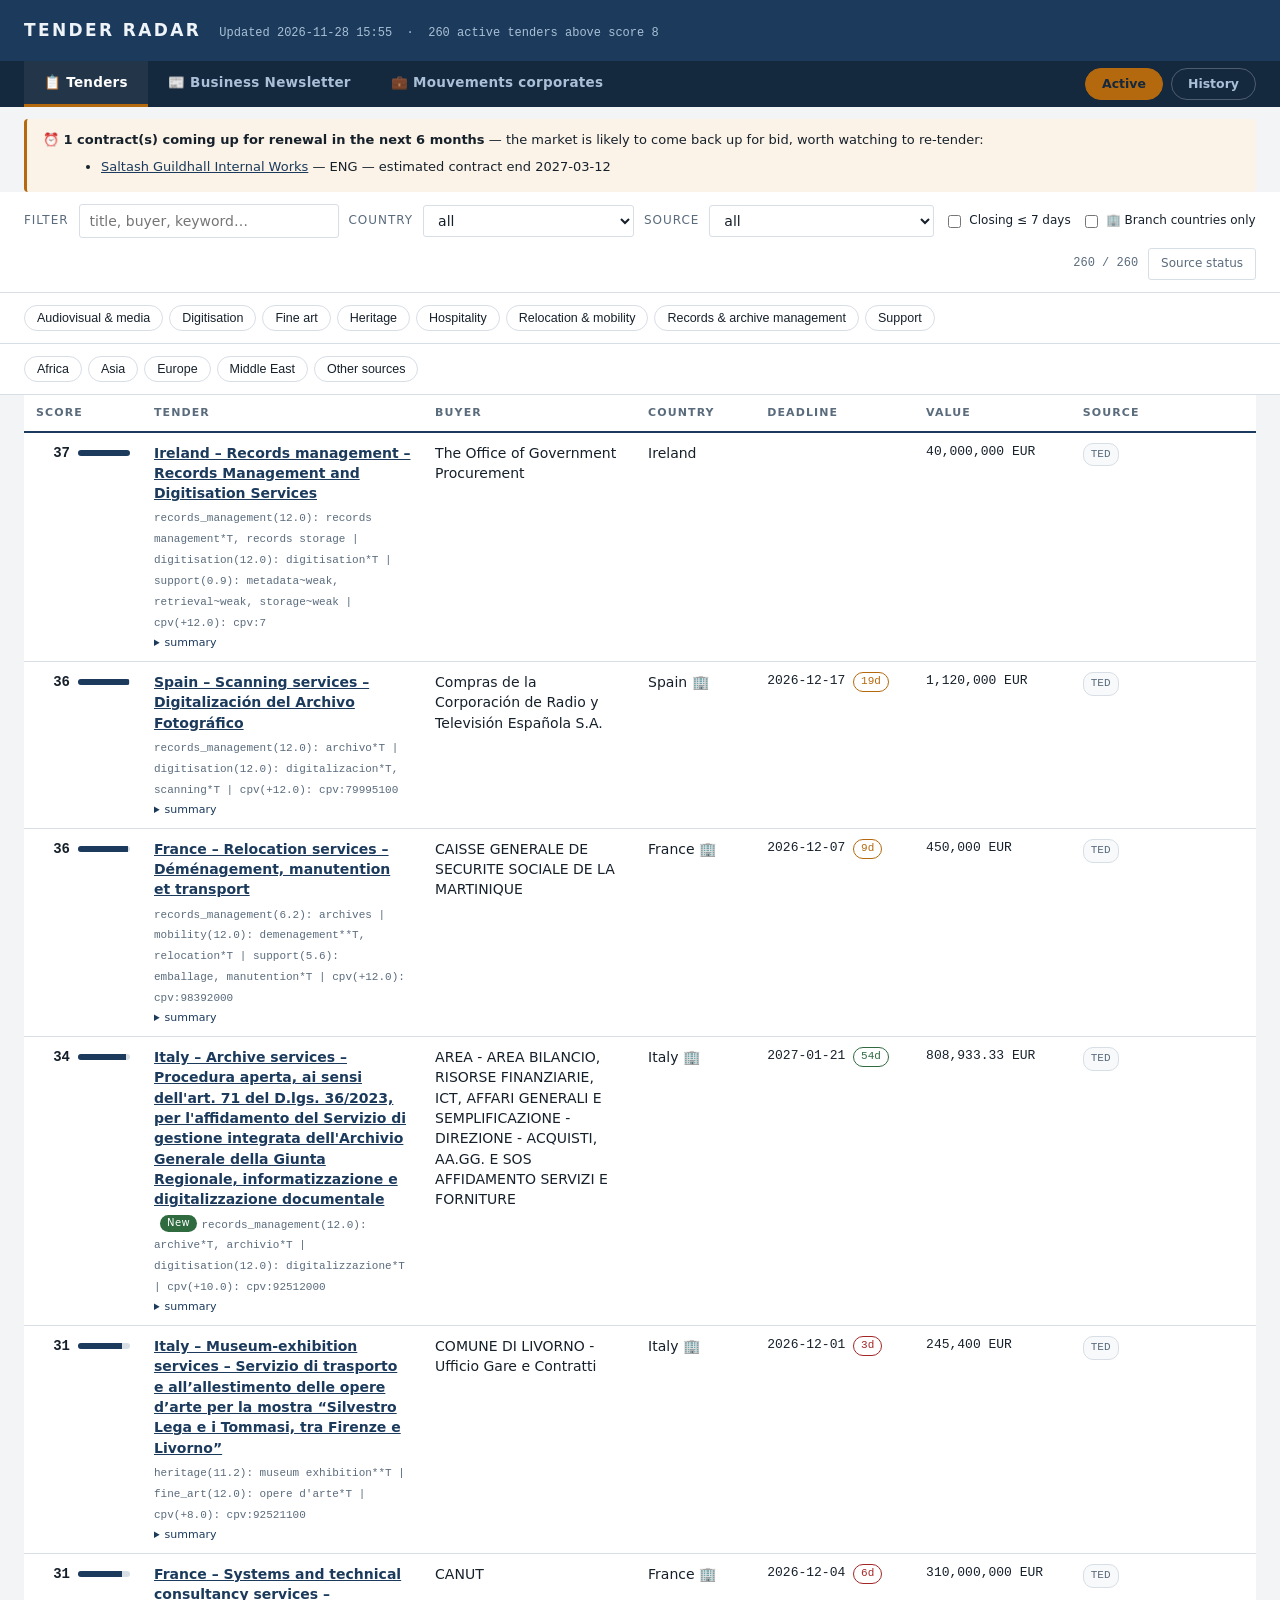
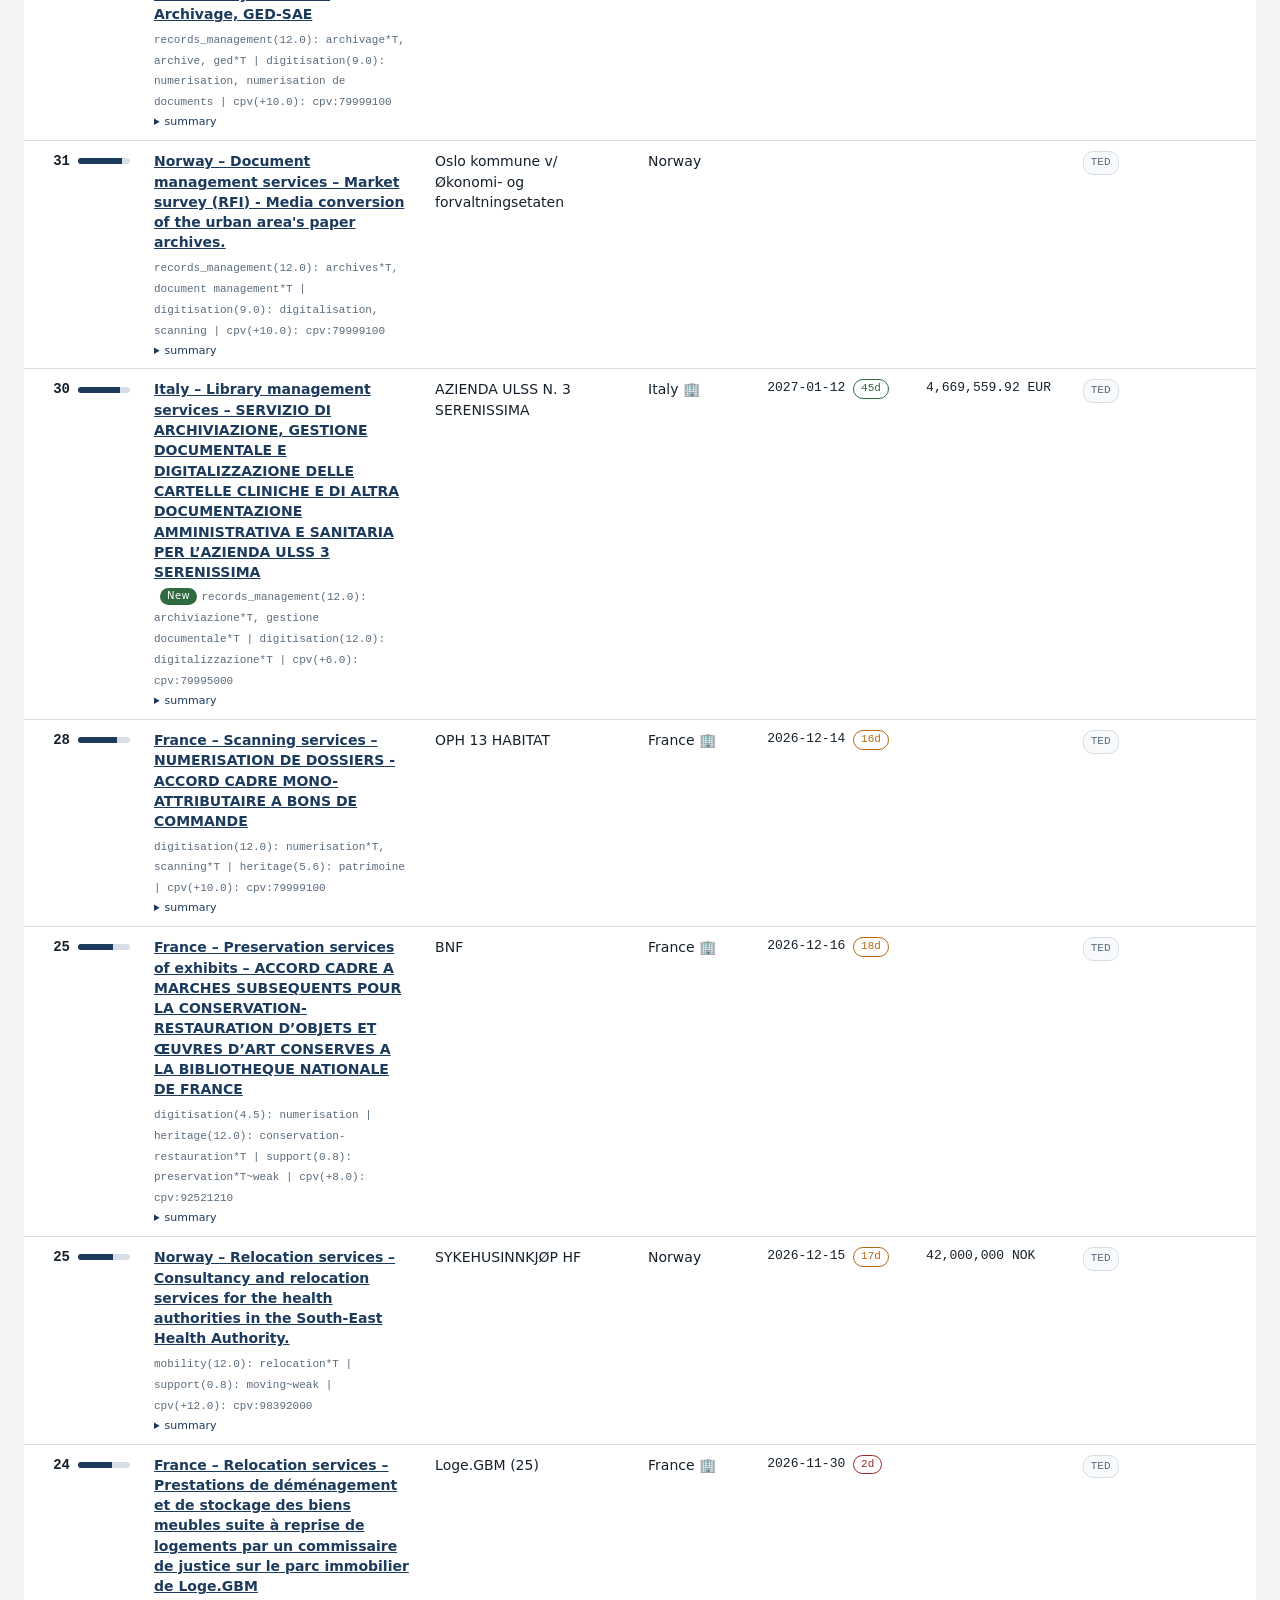
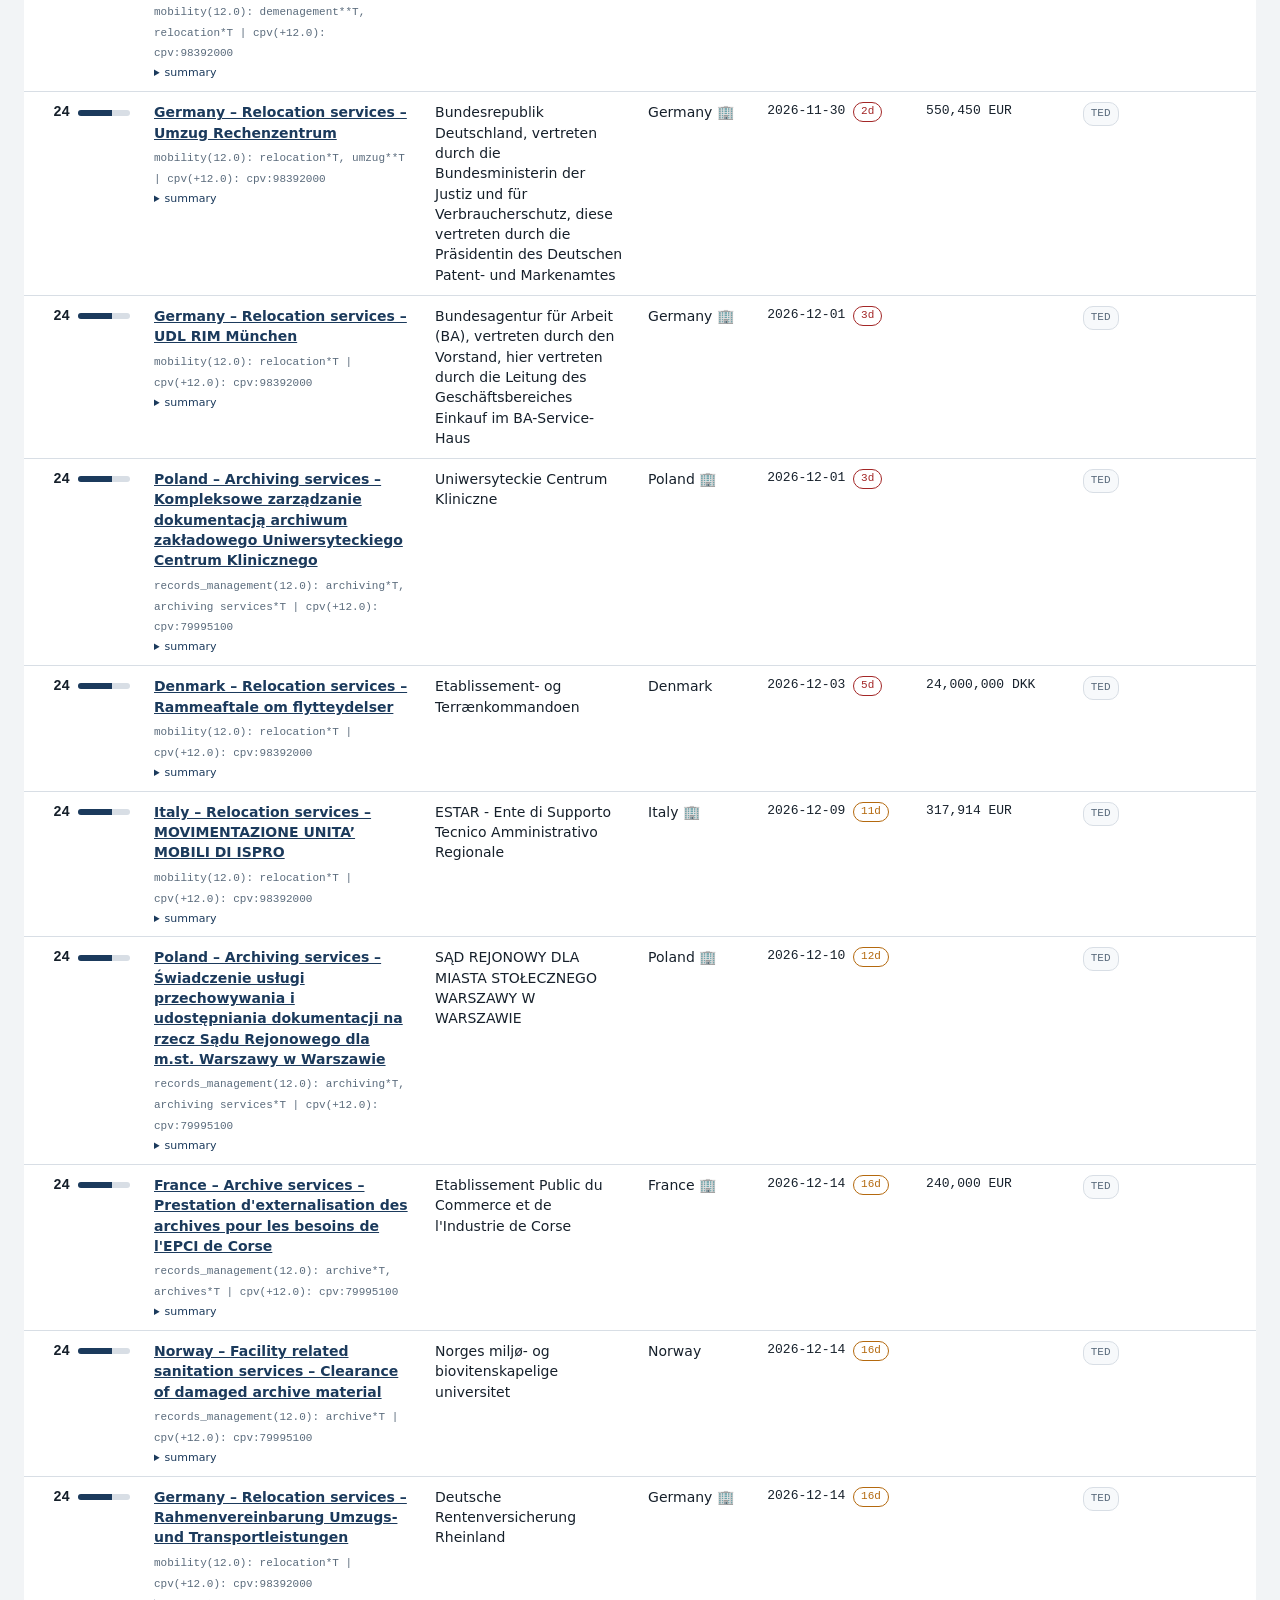
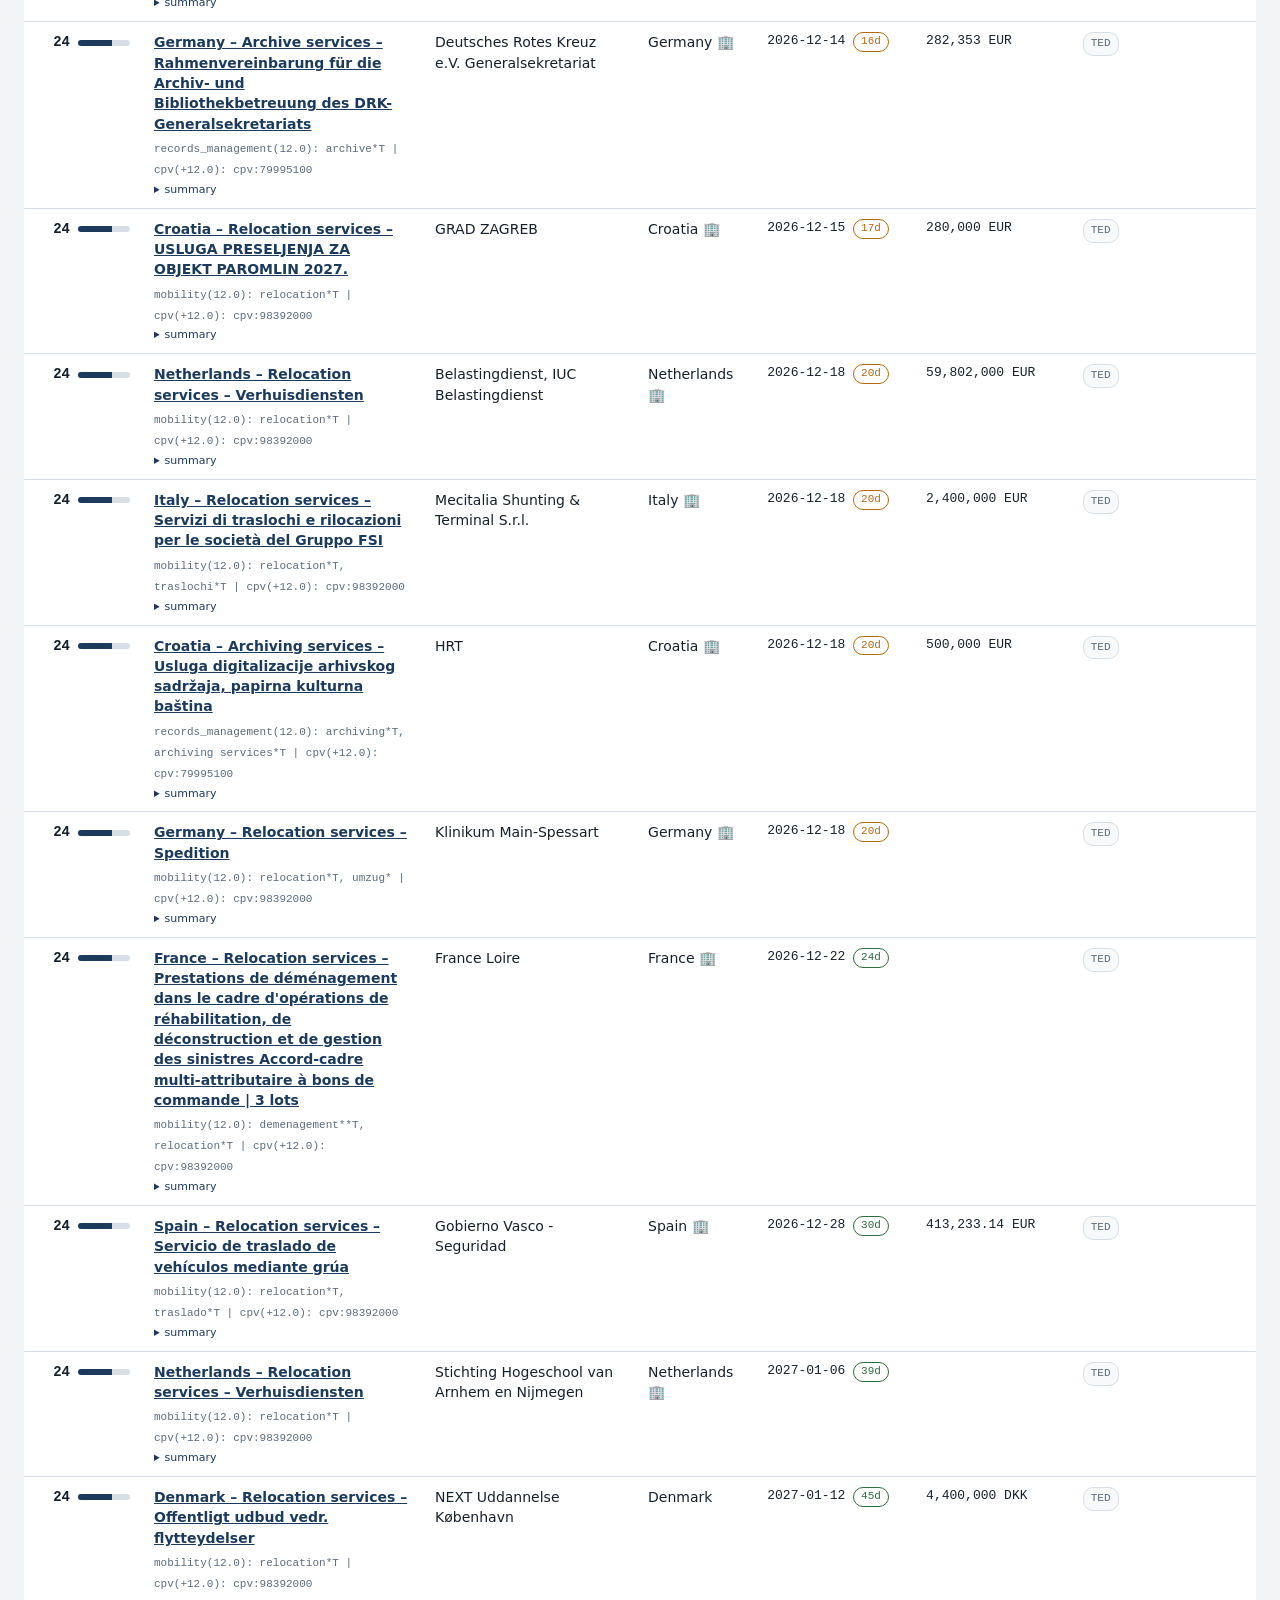
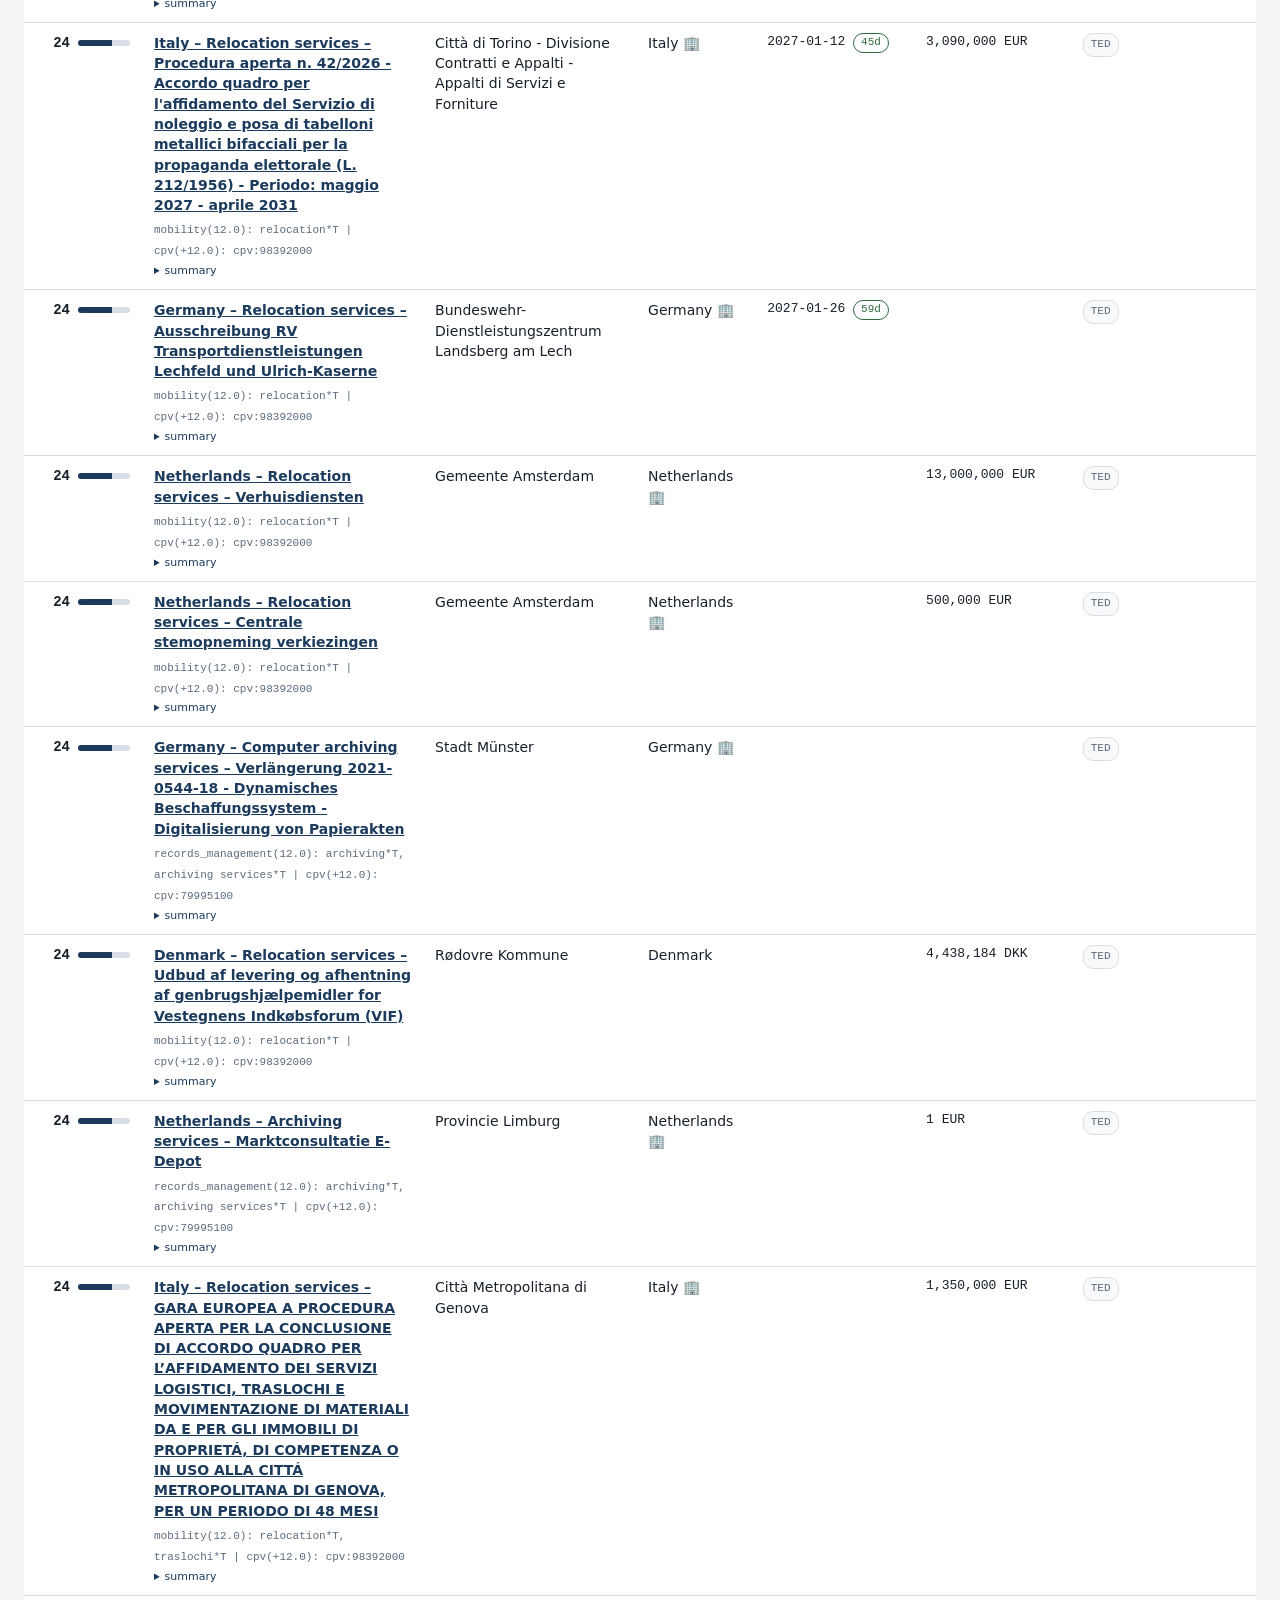
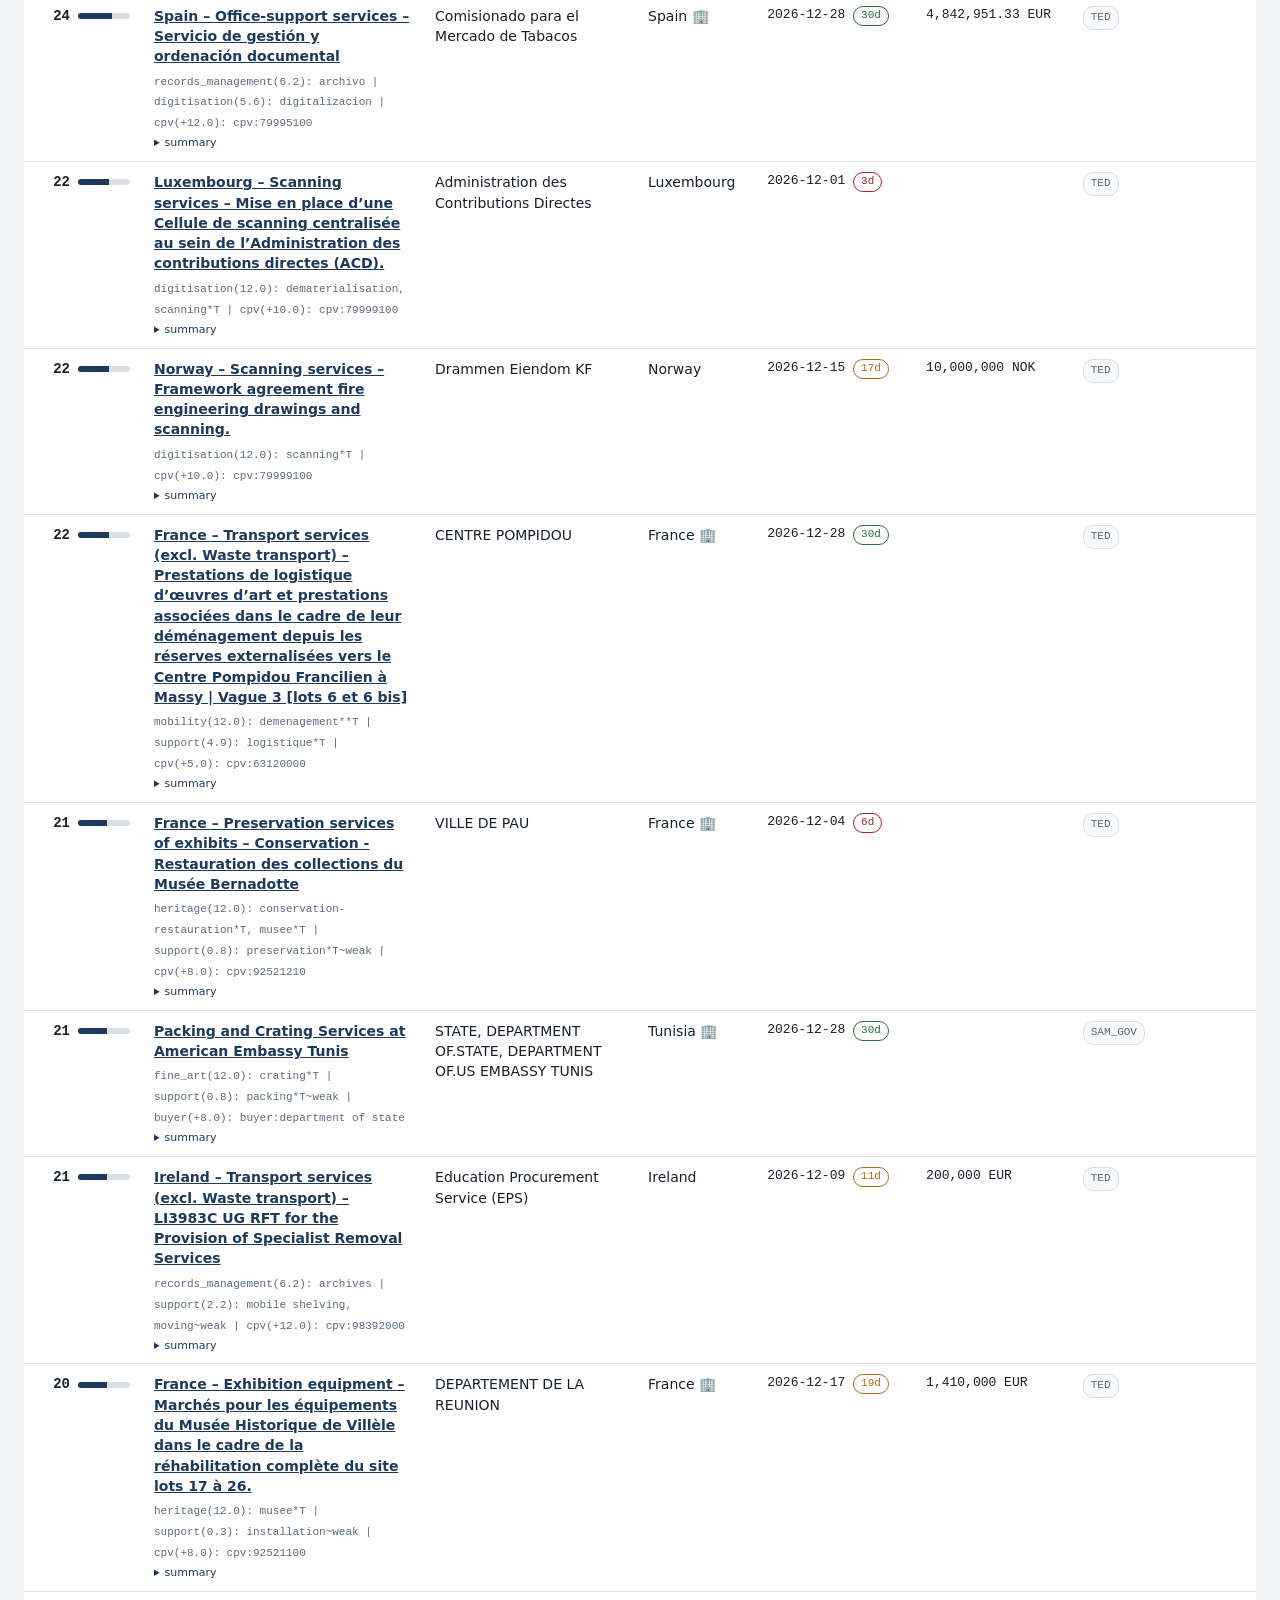
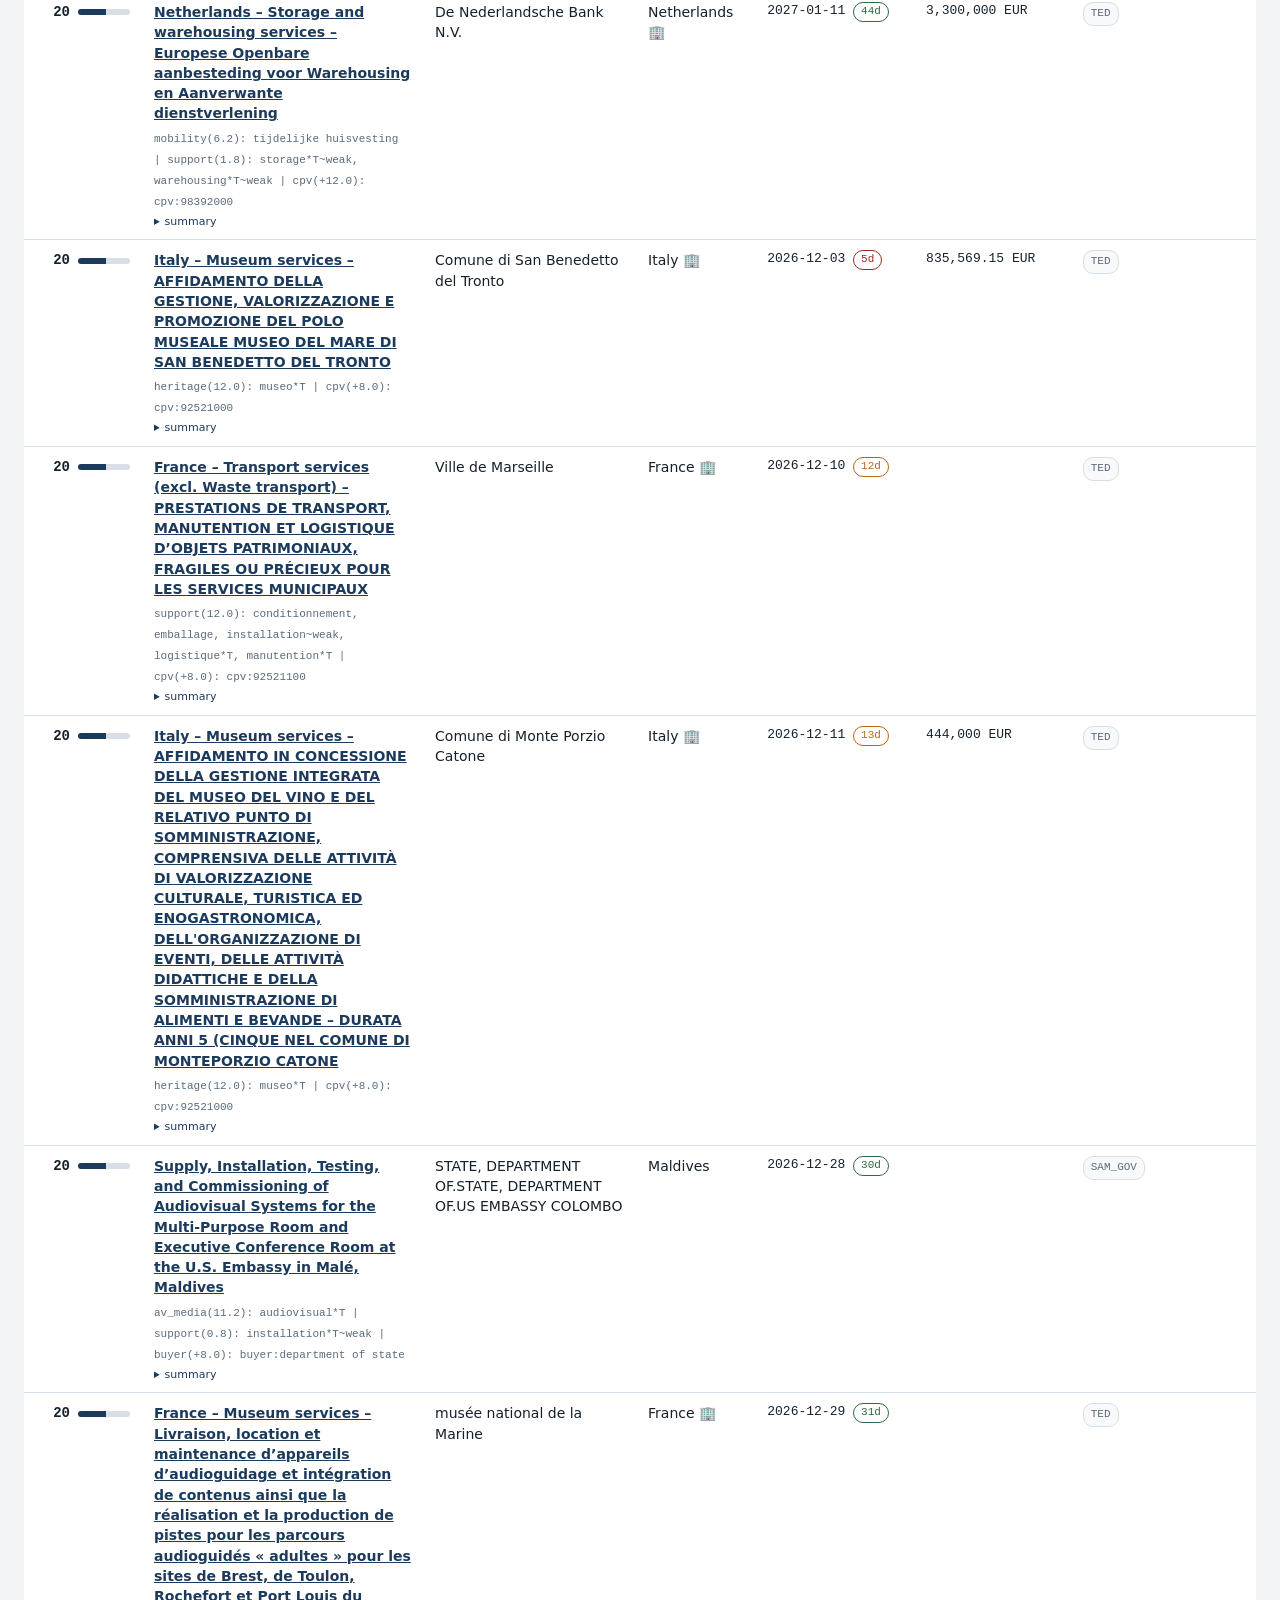
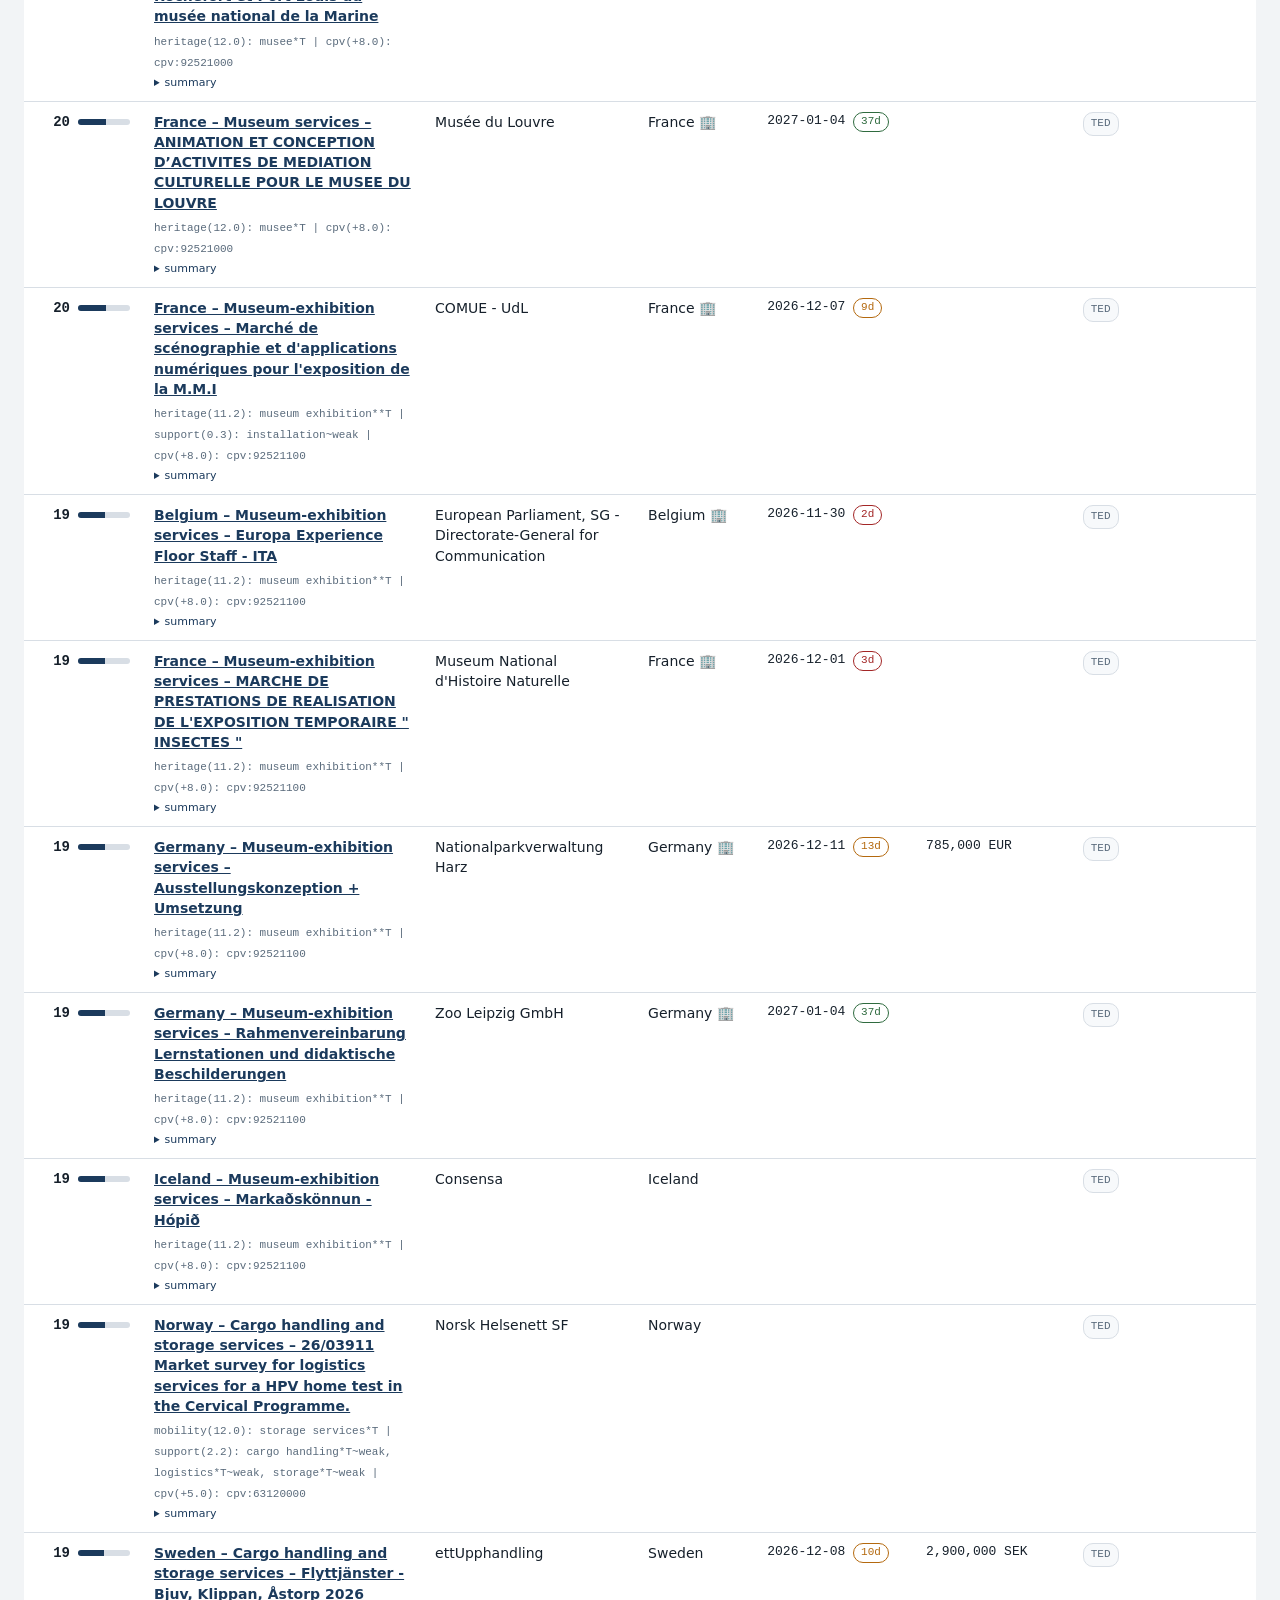
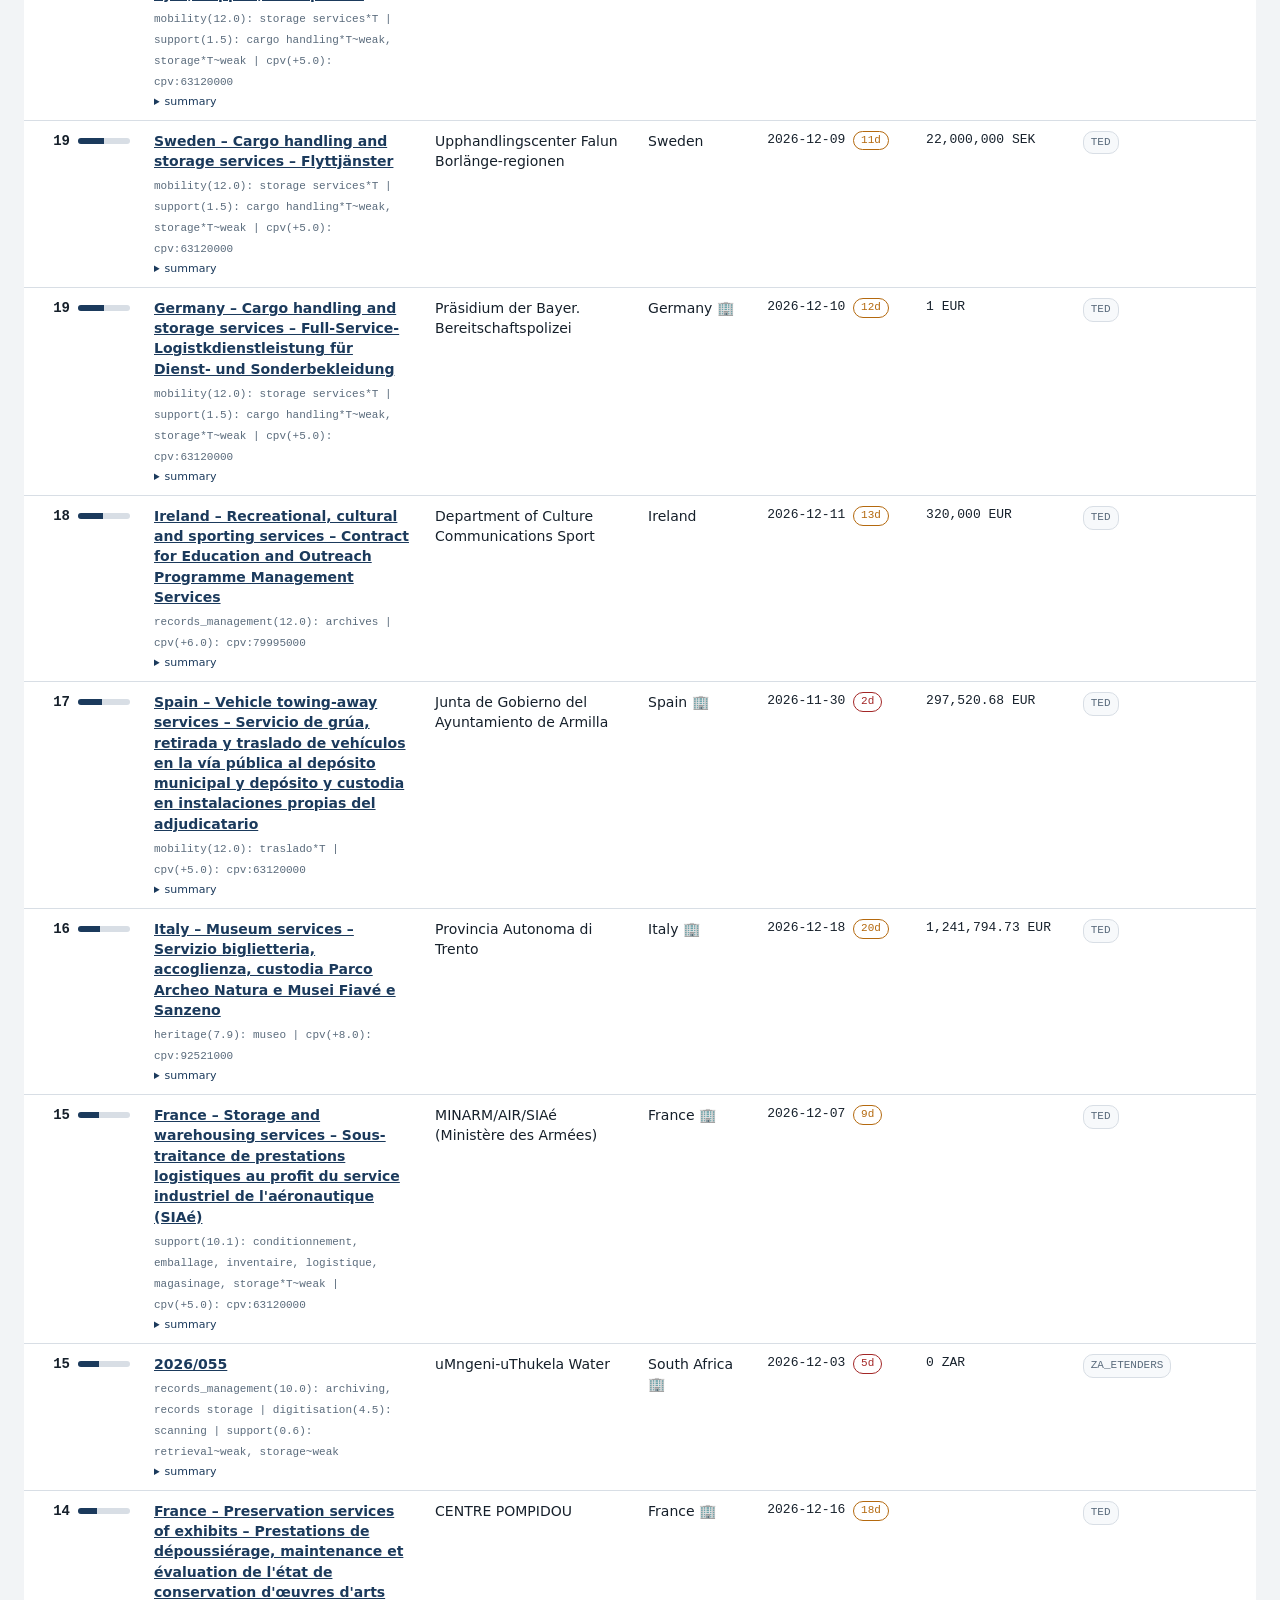
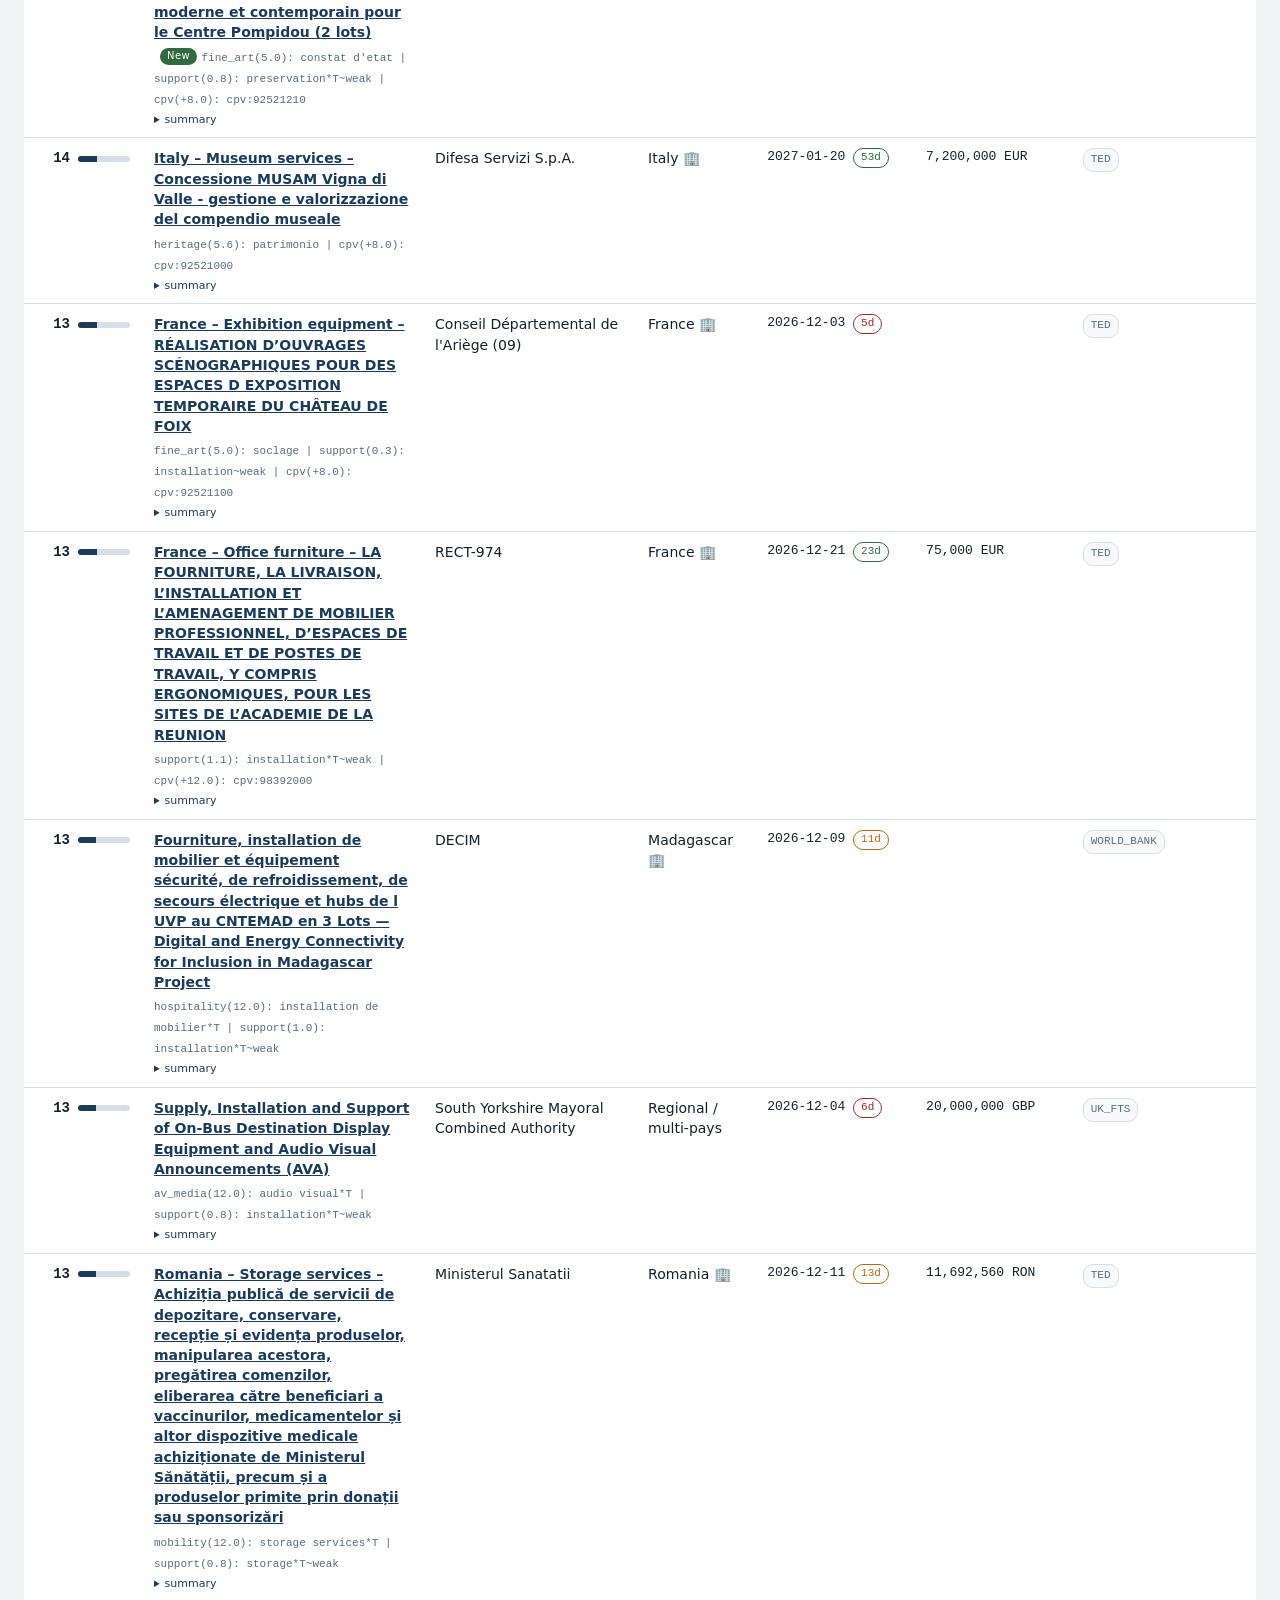
<file: site/index.html>
<!doctype html>
<html lang="en">
<head>
<meta charset="utf-8">
<meta name="viewport" content="width=device-width, initial-scale=1">
<title>Tender Radar</title>
<link rel="stylesheet" href="style.css">
</head>
<body>
<header>
  <h1>Tender Radar</h1>
  <span class="meta">Updated <span id="generated"></span> &nbsp;·&nbsp; <span id="scope"></span></span>
</header>
<nav class="site-tabs">
  <a href="index.html" class="active">📋 Tenders</a>
  <a href="newsletter.html">📰 Business Newsletter</a>
  <a href="moves.html">💼 Mouvements corporates</a>
  <span class="tabs-sep" aria-hidden="true"></span>
  <button id="subtab-active" class="on" onclick="showSubtab('active')">Active</button>
  <button id="subtab-history" onclick="showSubtab('history')">History</button>
</nav>

<div id="renewal-alert" class="renewal-alert" style="display:none"></div>

<div id="active-toolbar" class="toolbar">
  <label for="q">Filter</label>
  <input id="q" type="search" placeholder="title, buyer, keyword…" autocomplete="off">
  <label for="country">Country</label>
  <select id="country"><option value="">all</option></select>
  <label for="src">Source</label>
  <select id="src"><option value="">all</option></select>
  <label class="check"><input type="checkbox" id="urgent-only"> Closing ≤ 7 days</label>
  <label class="check"><input type="checkbox" id="branch-only"> 🏢 Branch countries only</label>
  <span class="count" id="count"></span>
  <button id="health-toggle" type="button">Source status</button>
</div>

<div class="toolbar" id="activity-filter" style="flex-wrap:wrap;gap:6px"></div>
<div class="toolbar" id="region-filter" style="flex-wrap:wrap;gap:6px"></div>

<div id="health-panel" class="health-panel" style="display:none">
  <table>
    <thead><tr><th>Source</th><th>Last run</th><th>Status</th><th>Active tenders</th></tr></thead>
    <tbody id="health-tbody"></tbody>
  </table>
</div>

<main id="view-active">
  <table>
    <thead>
      <tr>
        <th data-key="score">Score</th>
        <th data-key="title">Tender</th>
        <th data-key="buyer" class="hide-sm">Buyer</th>
        <th data-key="country_name">Country</th>
        <th data-key="deadline">Deadline</th>
        <th data-key="value" class="hide-sm">Value</th>
        <th data-key="source" class="hide-sm">Source</th>
      </tr>
    </thead>
    <tbody id="tbody"></tbody>
  </table>
  <p class="empty" id="empty" style="display:none">No tenders match this filter.</p>
</main>

<main id="view-history" style="display:none">
  <p class="nl-sub" style="padding:14px 24px 0">Tenders whose deadline has passed. The "upcoming renewal"
  section above lists the ones whose announced contract length ends within the next 6 months —
  the market is likely to come back up for bid around then.</p>
  <table>
    <thead>
      <tr>
        <th>Score</th>
        <th>Tender</th>
        <th>Buyer</th>
        <th>Country</th>
        <th>Deadline passed on</th>
        <th>Estimated contract end</th>
        <th>Source</th>
      </tr>
    </thead>
    <tbody id="history-tbody"></tbody>
  </table>
  <p class="empty" id="history-empty" style="display:none">No history yet.</p>
</main>

<footer>
  Generated automatically every day by the tender-radar pipeline. Filter by country
  above, or click a column header to sort. No account required —
  this page's link is all you need.
</footer>

<script src="app.js"></script>
</body>
</html>
</file>
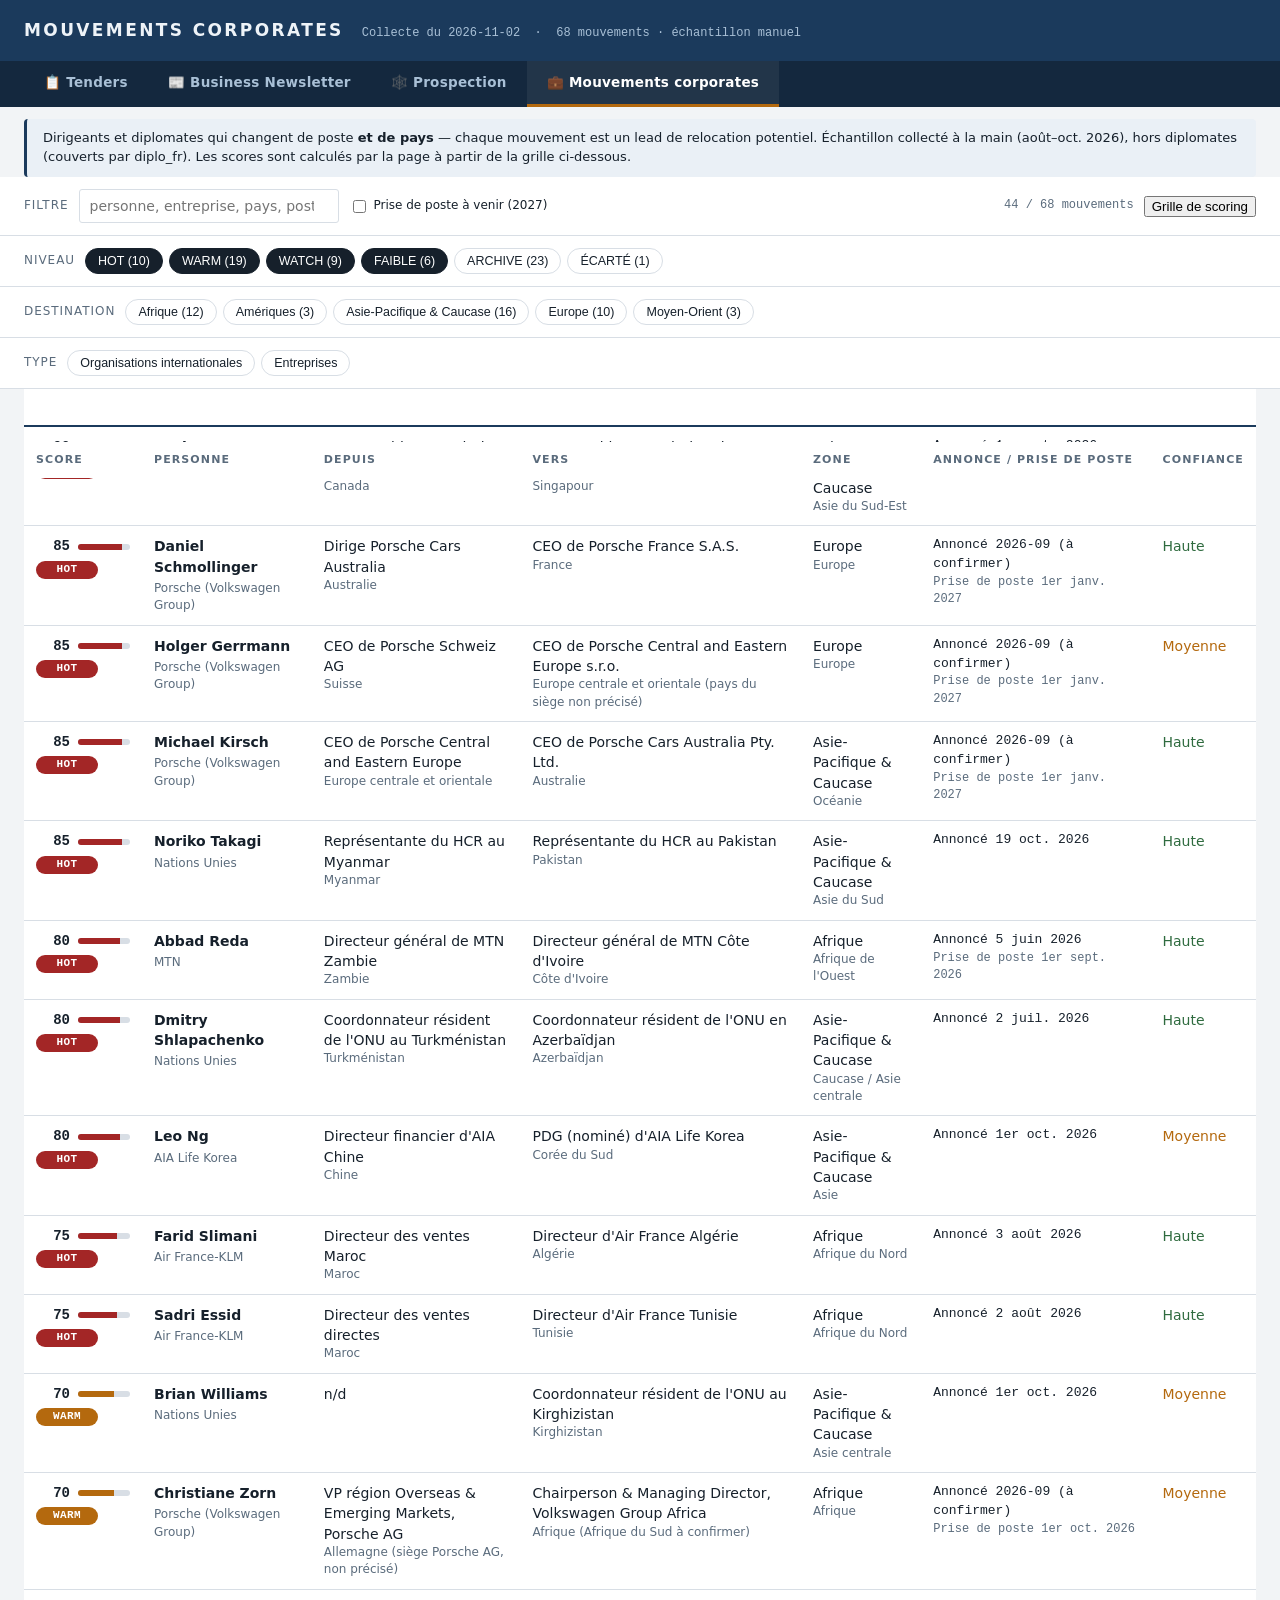
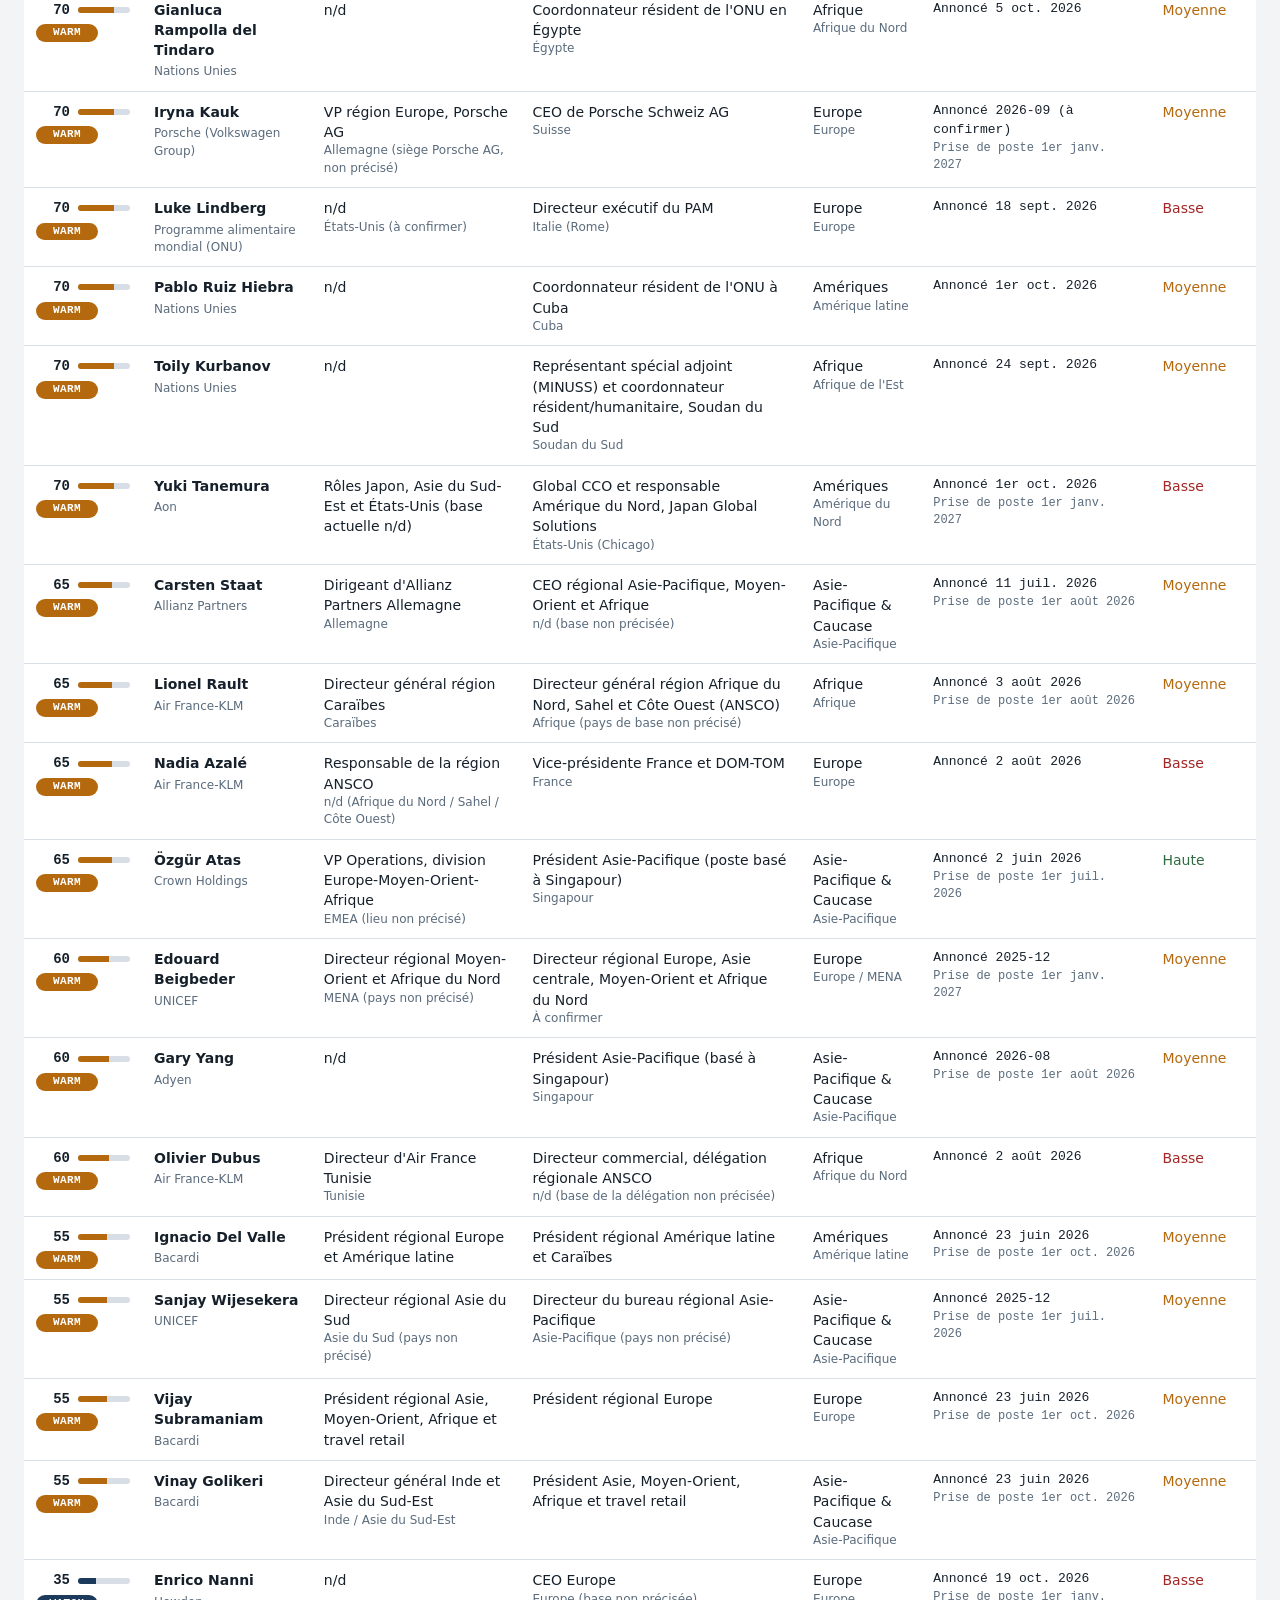
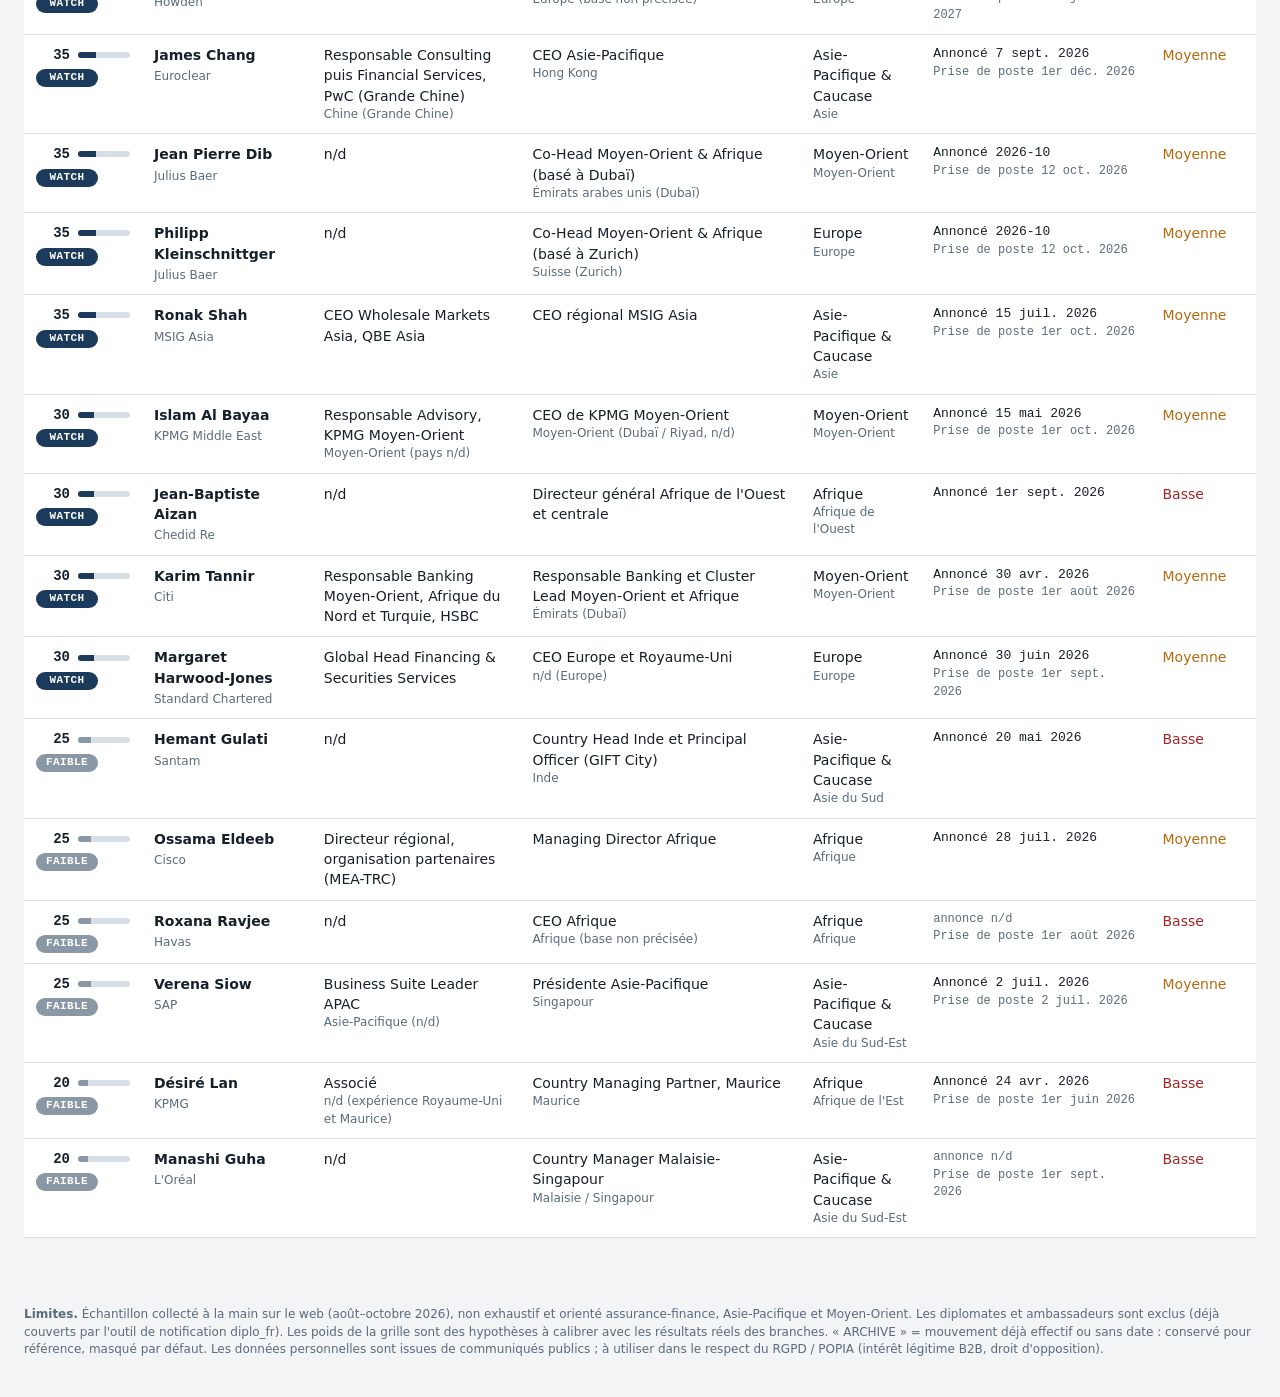
<file: site/moves.html>
<!doctype html>
<html lang="fr">
<head>
<meta charset="utf-8">
<meta name="viewport" content="width=device-width, initial-scale=1">
<title>Mouvements corporates — Tender Radar</title>
<link rel="stylesheet" href="style.css">
<link rel="stylesheet" href="moves.css">
</head>
<body>
<header>
  <h1>Mouvements corporates</h1>
  <span class="meta">Collecte du <span id="generated"></span> &nbsp;·&nbsp; <span id="scope"></span></span>
</header>
<nav class="site-tabs">
  <a href="index.html">📋 Tenders</a>
  <a href="newsletter.html">📰 Business Newsletter</a>
  <a href="prospection.html">🕸️ Prospection</a>
  <a href="moves.html" class="active">💼 Mouvements corporates</a>
</nav>

<div class="mv-banner">
  Dirigeants et diplomates qui changent de poste <b>et de pays</b> — chaque mouvement est un lead de relocation potentiel.
  <span id="mv-note"></span>
</div>

<div class="toolbar" id="mv-toolbar">
  <label for="q">Filtre</label>
  <input id="q" type="search" placeholder="personne, entreprise, pays, poste…" autocomplete="off">
  <label class="check"><input type="checkbox" id="upcoming-only"> Prise de poste à venir (2027)</label>
  <span class="count" id="count"></span>
  <button id="grid-toggle" type="button">Grille de scoring</button>
</div>

<div class="toolbar mv-filters" id="tier-filter"></div>
<div class="toolbar mv-filters" id="region-filter"></div>
<div class="toolbar mv-filters" id="type-filter"></div>

<div id="grid-panel" class="health-panel" style="display:none"></div>

<main>
  <table id="mv-table">
    <thead>
      <tr>
        <th data-key="score">Score</th>
        <th data-key="person">Personne</th>
        <th data-key="from" class="hide-sm">Depuis</th>
        <th data-key="to">Vers</th>
        <th data-key="zone" class="hide-sm">Zone</th>
        <th data-key="date">Annonce / prise de poste</th>
        <th data-key="confidence" class="hide-sm">Confiance</th>
      </tr>
    </thead>
    <tbody id="tbody"></tbody>
  </table>
  <p class="empty" id="empty" style="display:none">Aucun mouvement ne correspond à ce filtre.</p>
</main>

<footer>
  <b>Limites.</b> Échantillon collecté à la main sur le web (août–octobre 2026), non exhaustif et orienté
  assurance-finance, Asie-Pacifique et Moyen-Orient. Les diplomates et ambassadeurs sont exclus
  (déjà couverts par l'outil de notification diplo_fr). Les poids de la grille sont des hypothèses à calibrer
  avec les résultats réels des branches. « ARCHIVE » = mouvement déjà effectif ou sans date : conservé pour
  référence, masqué par défaut. Les données personnelles sont issues de communiqués publics ; à utiliser dans
  le respect du RGPD / POPIA (intérêt légitime B2B, droit d'opposition).
</footer>

<script src="moves.js"></script>
</body>
</html>
</file>
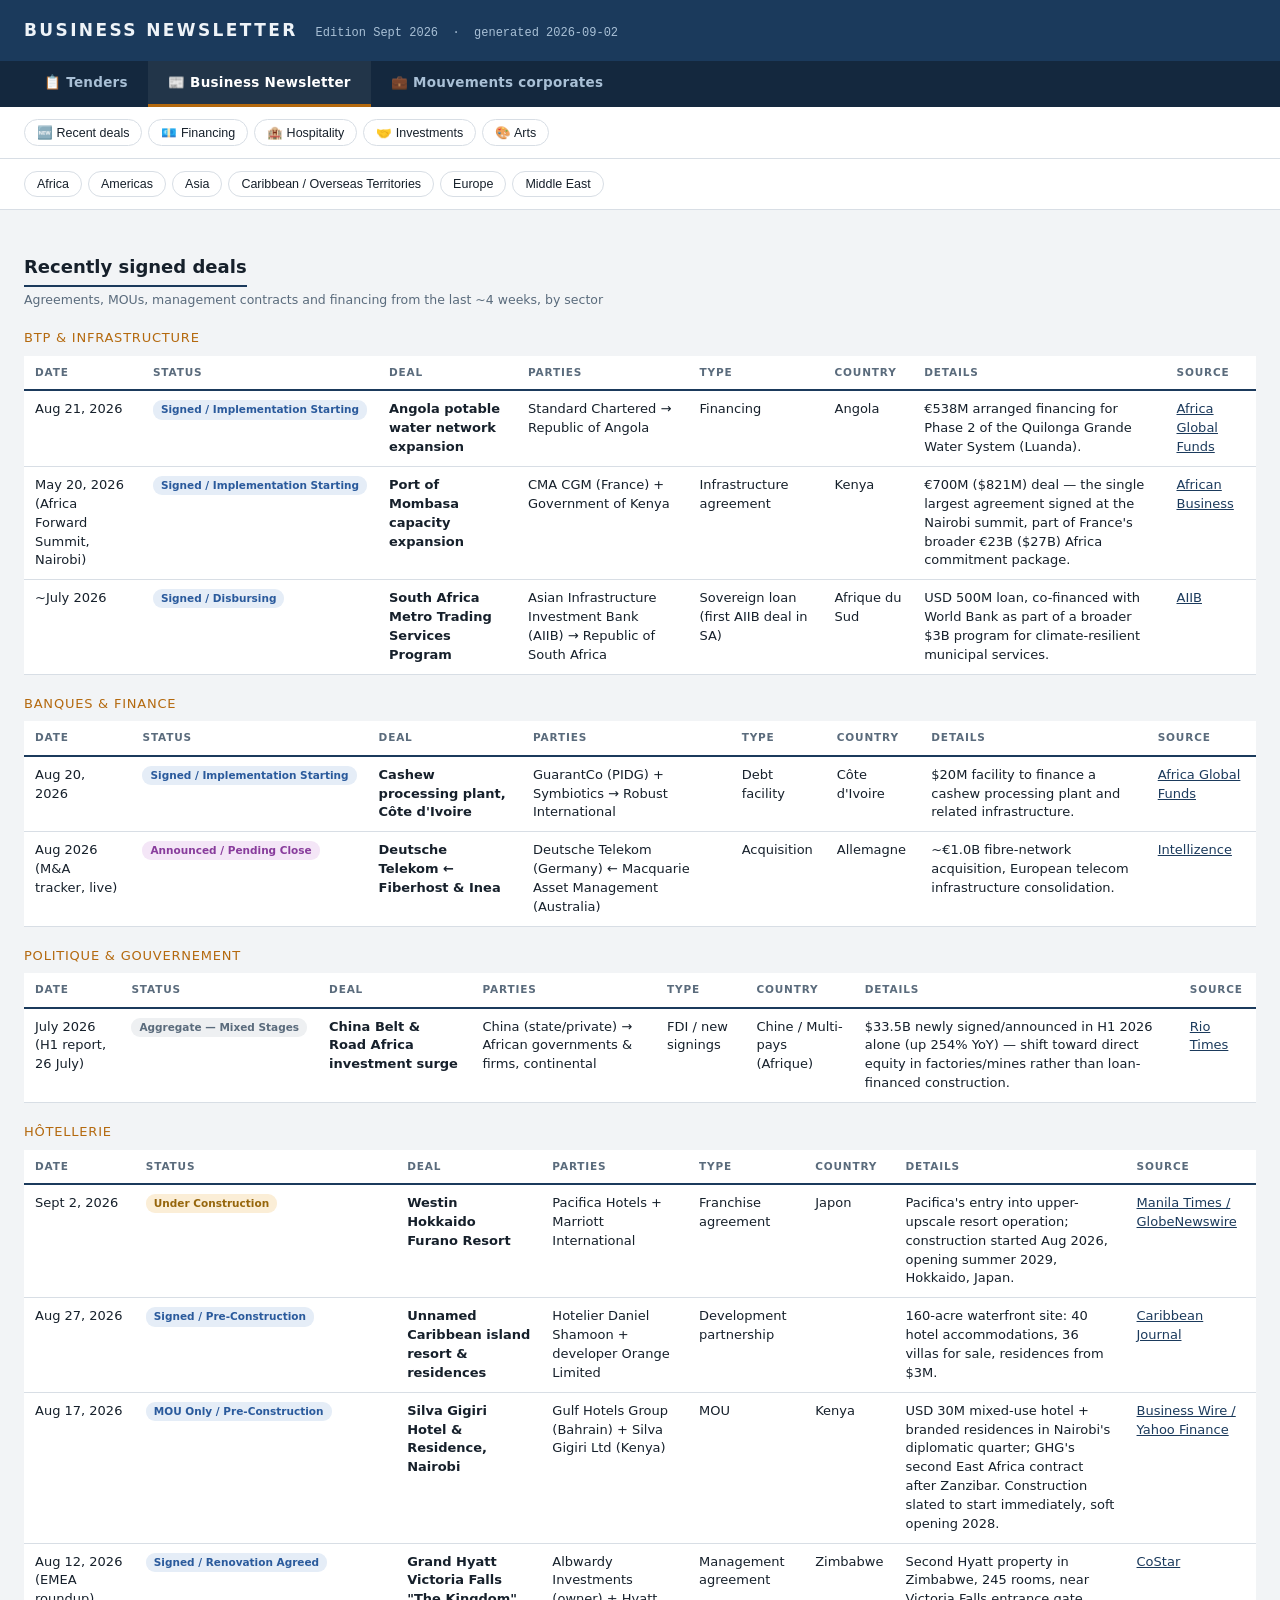
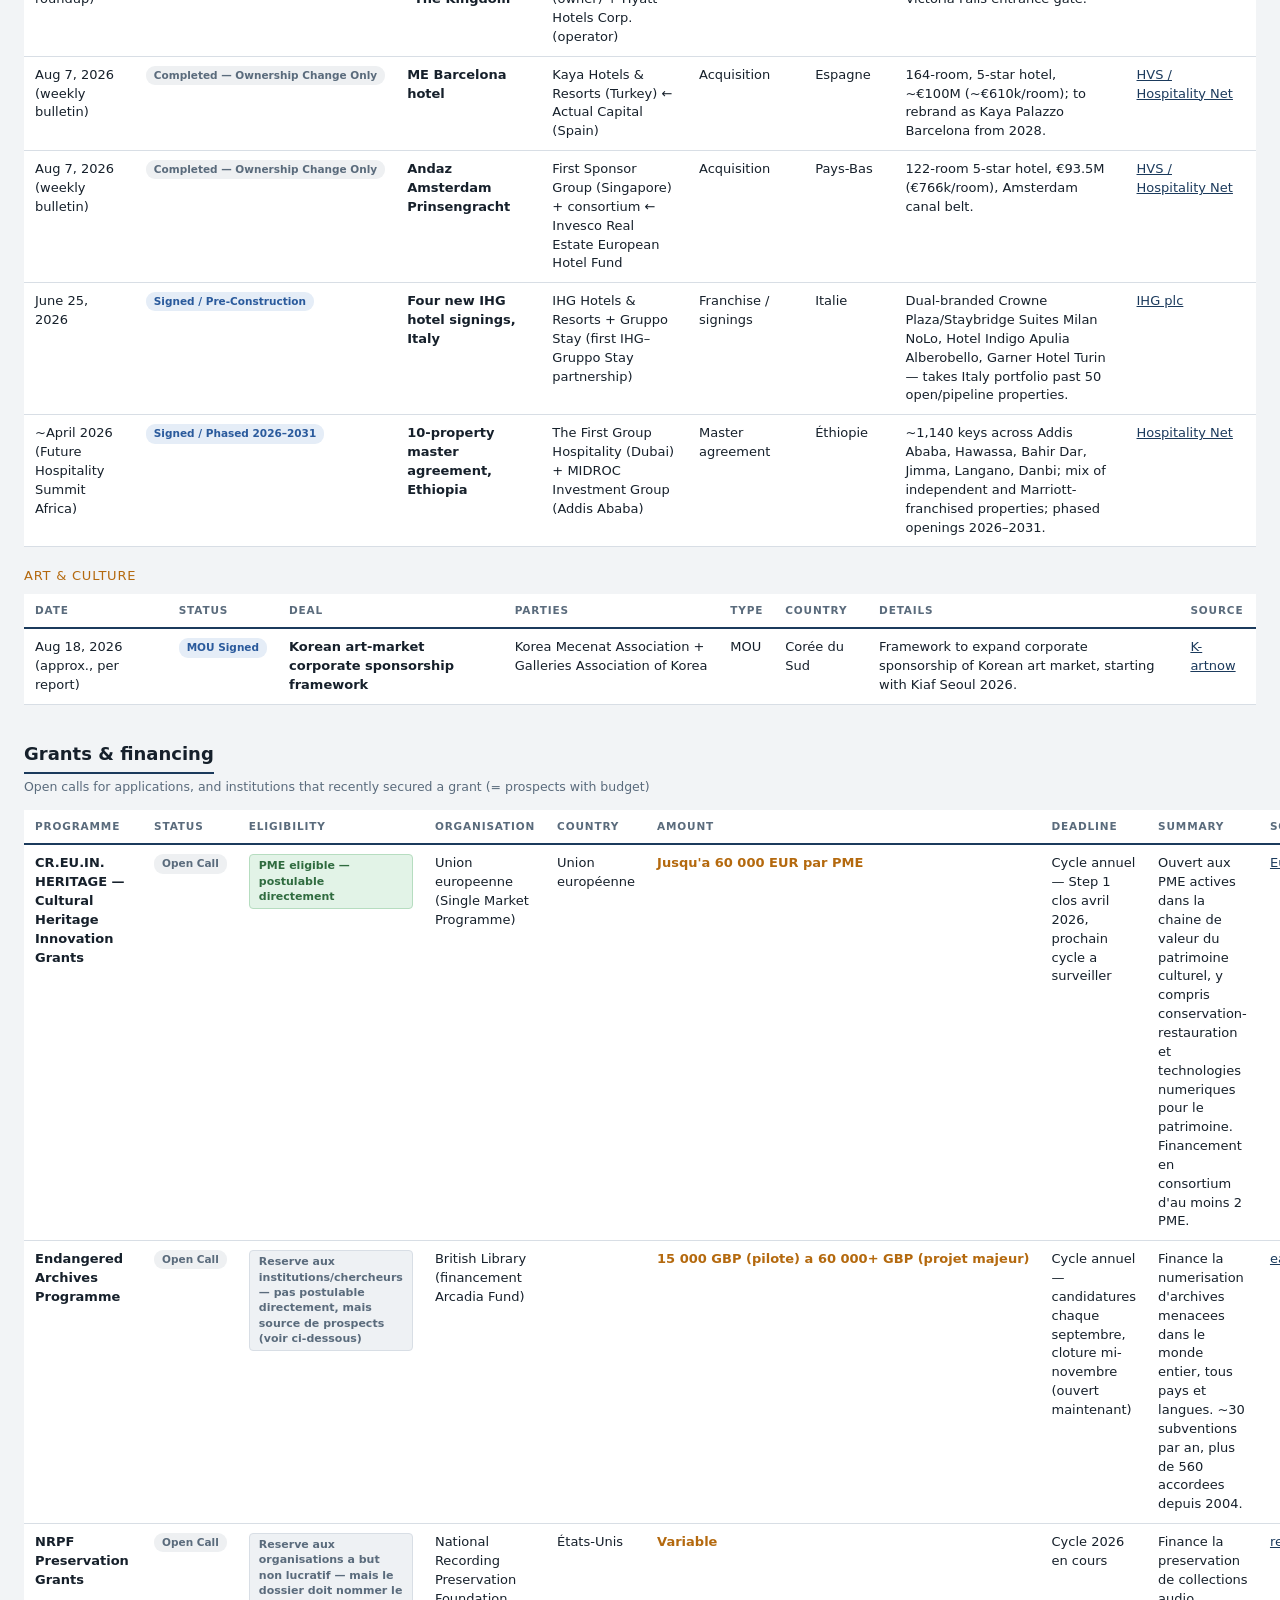
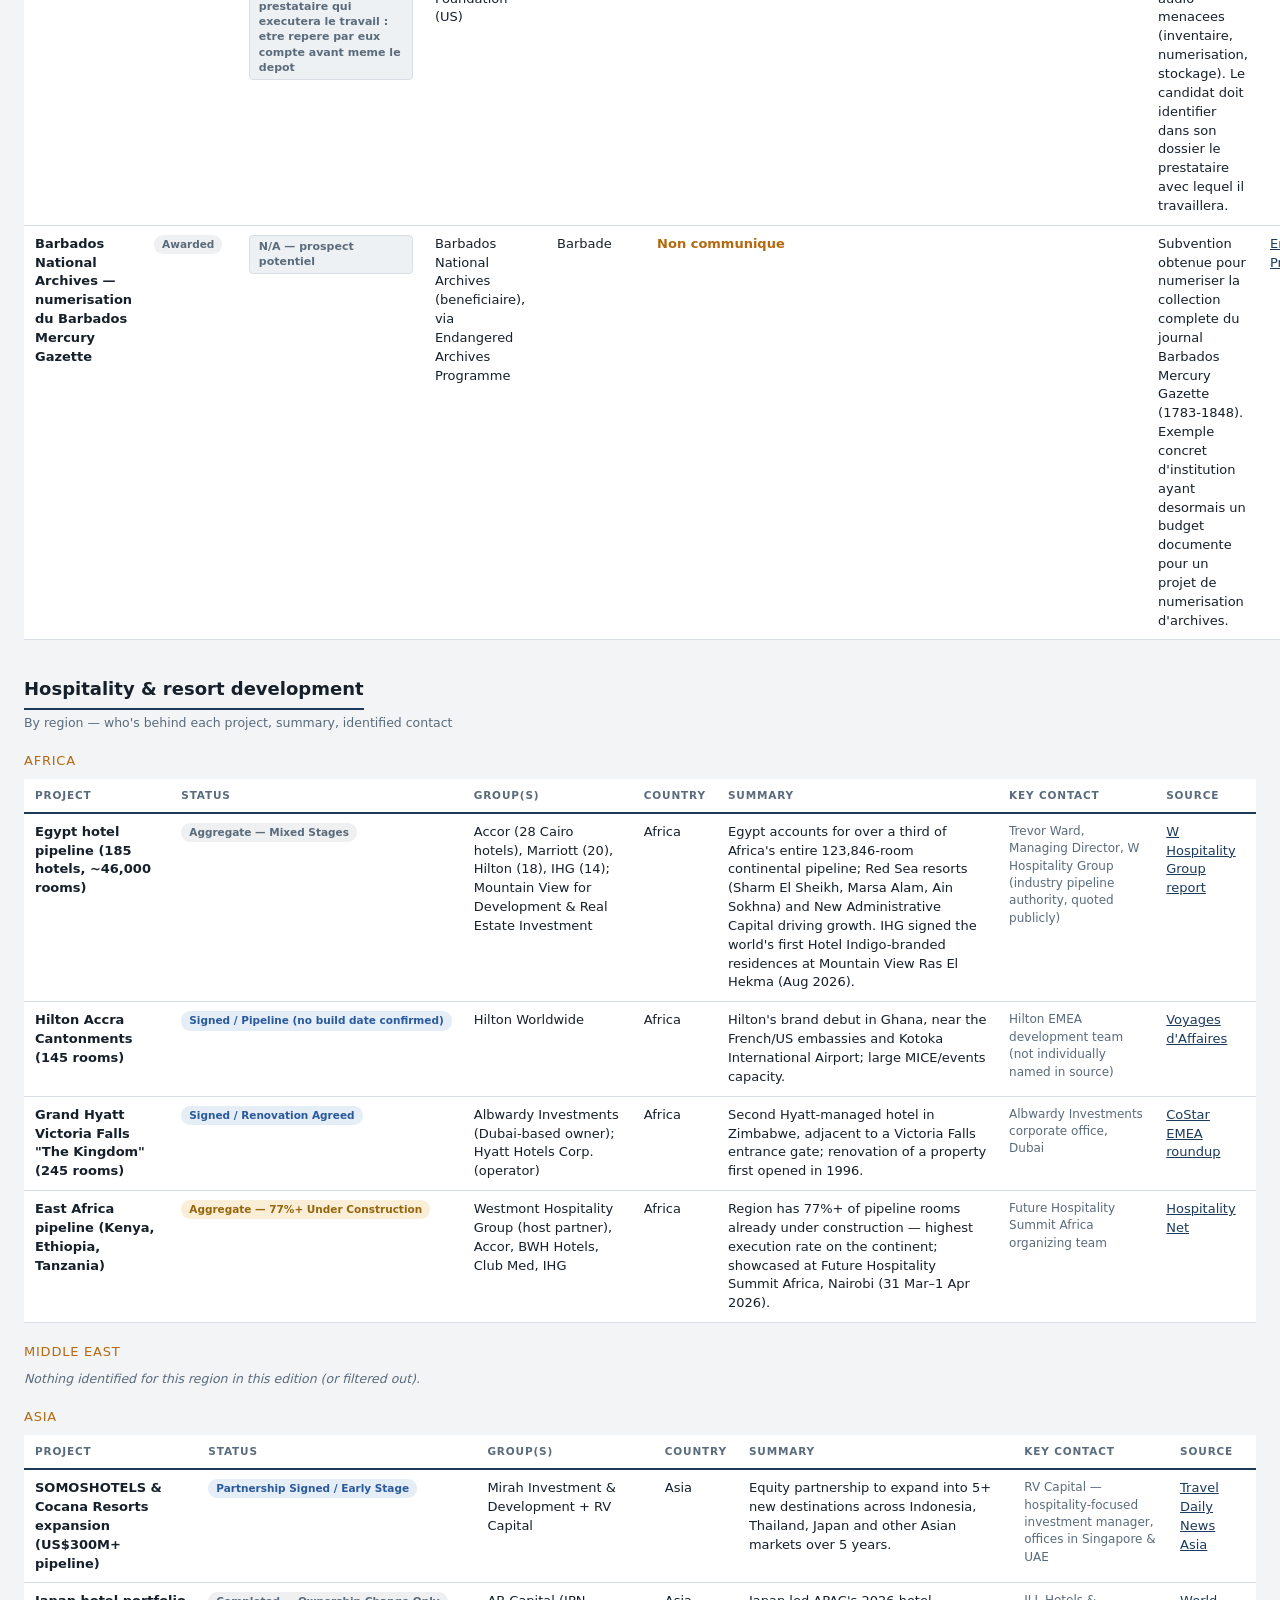
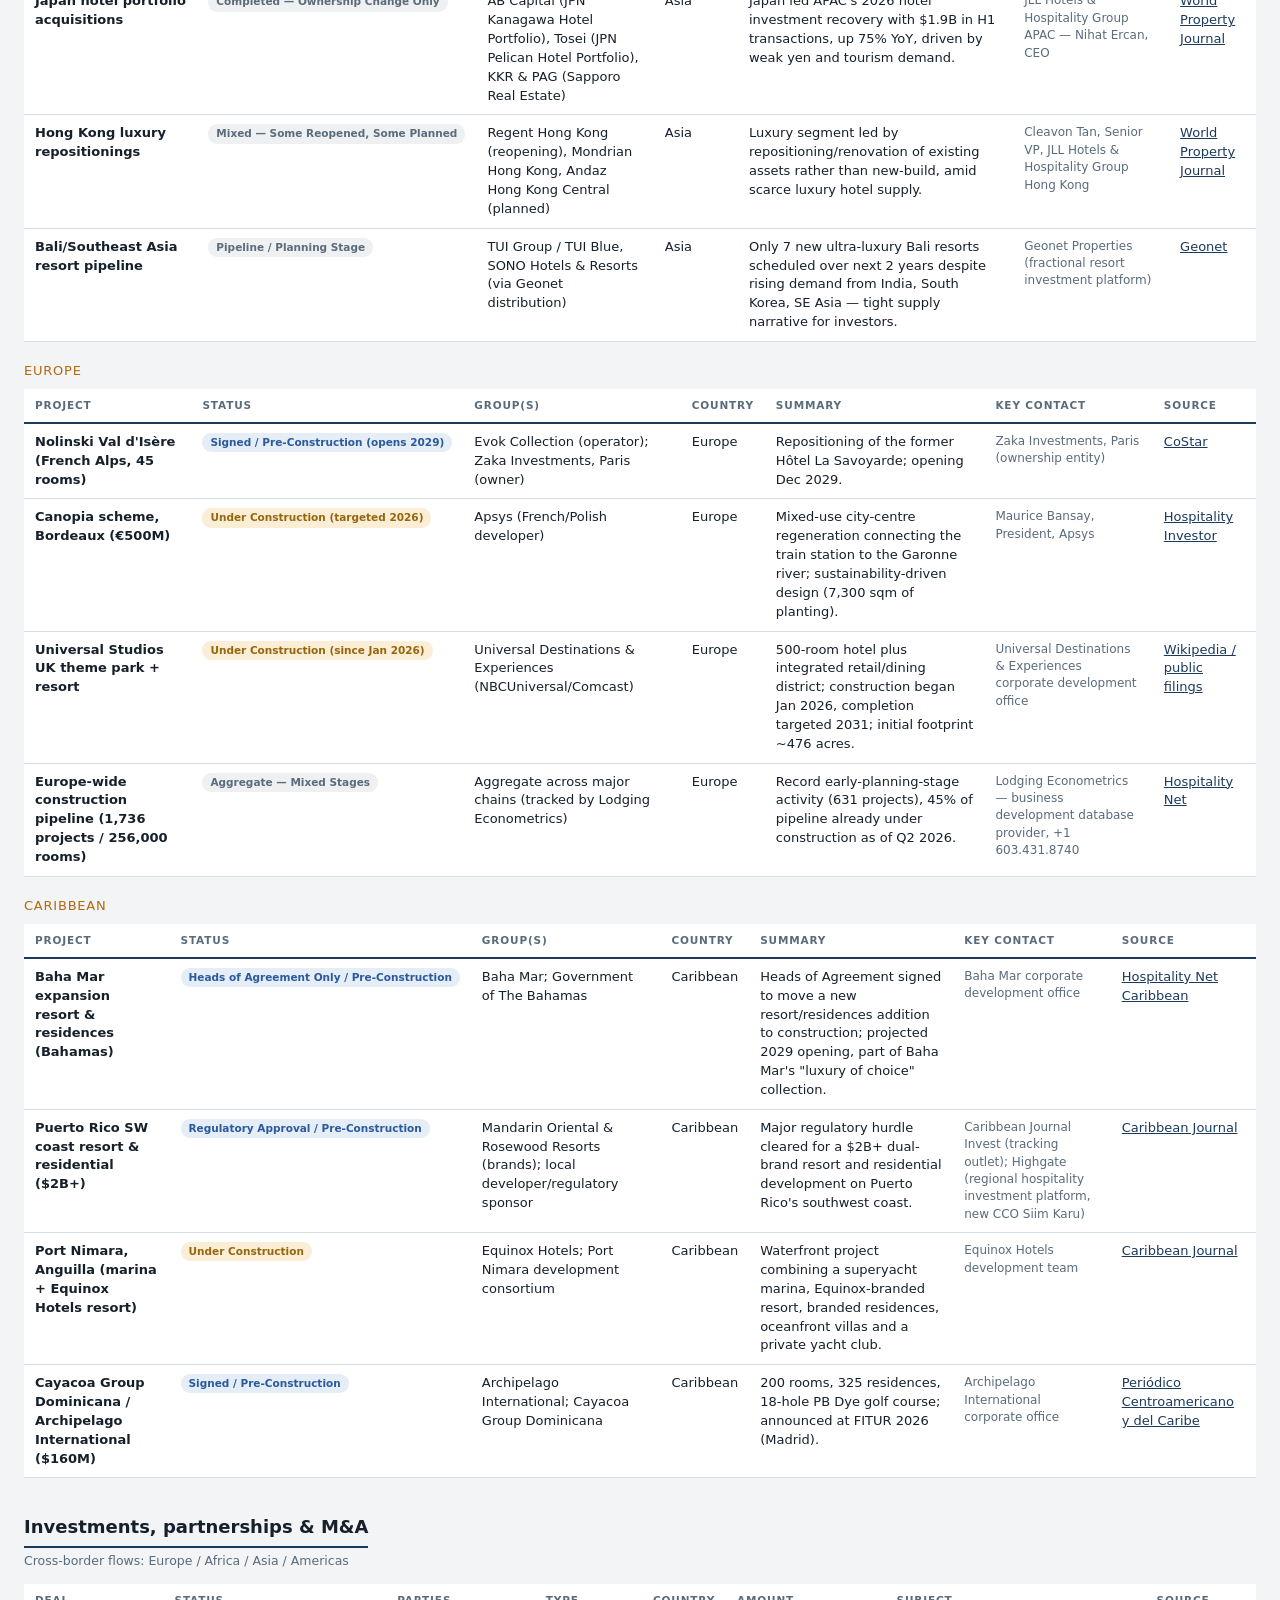
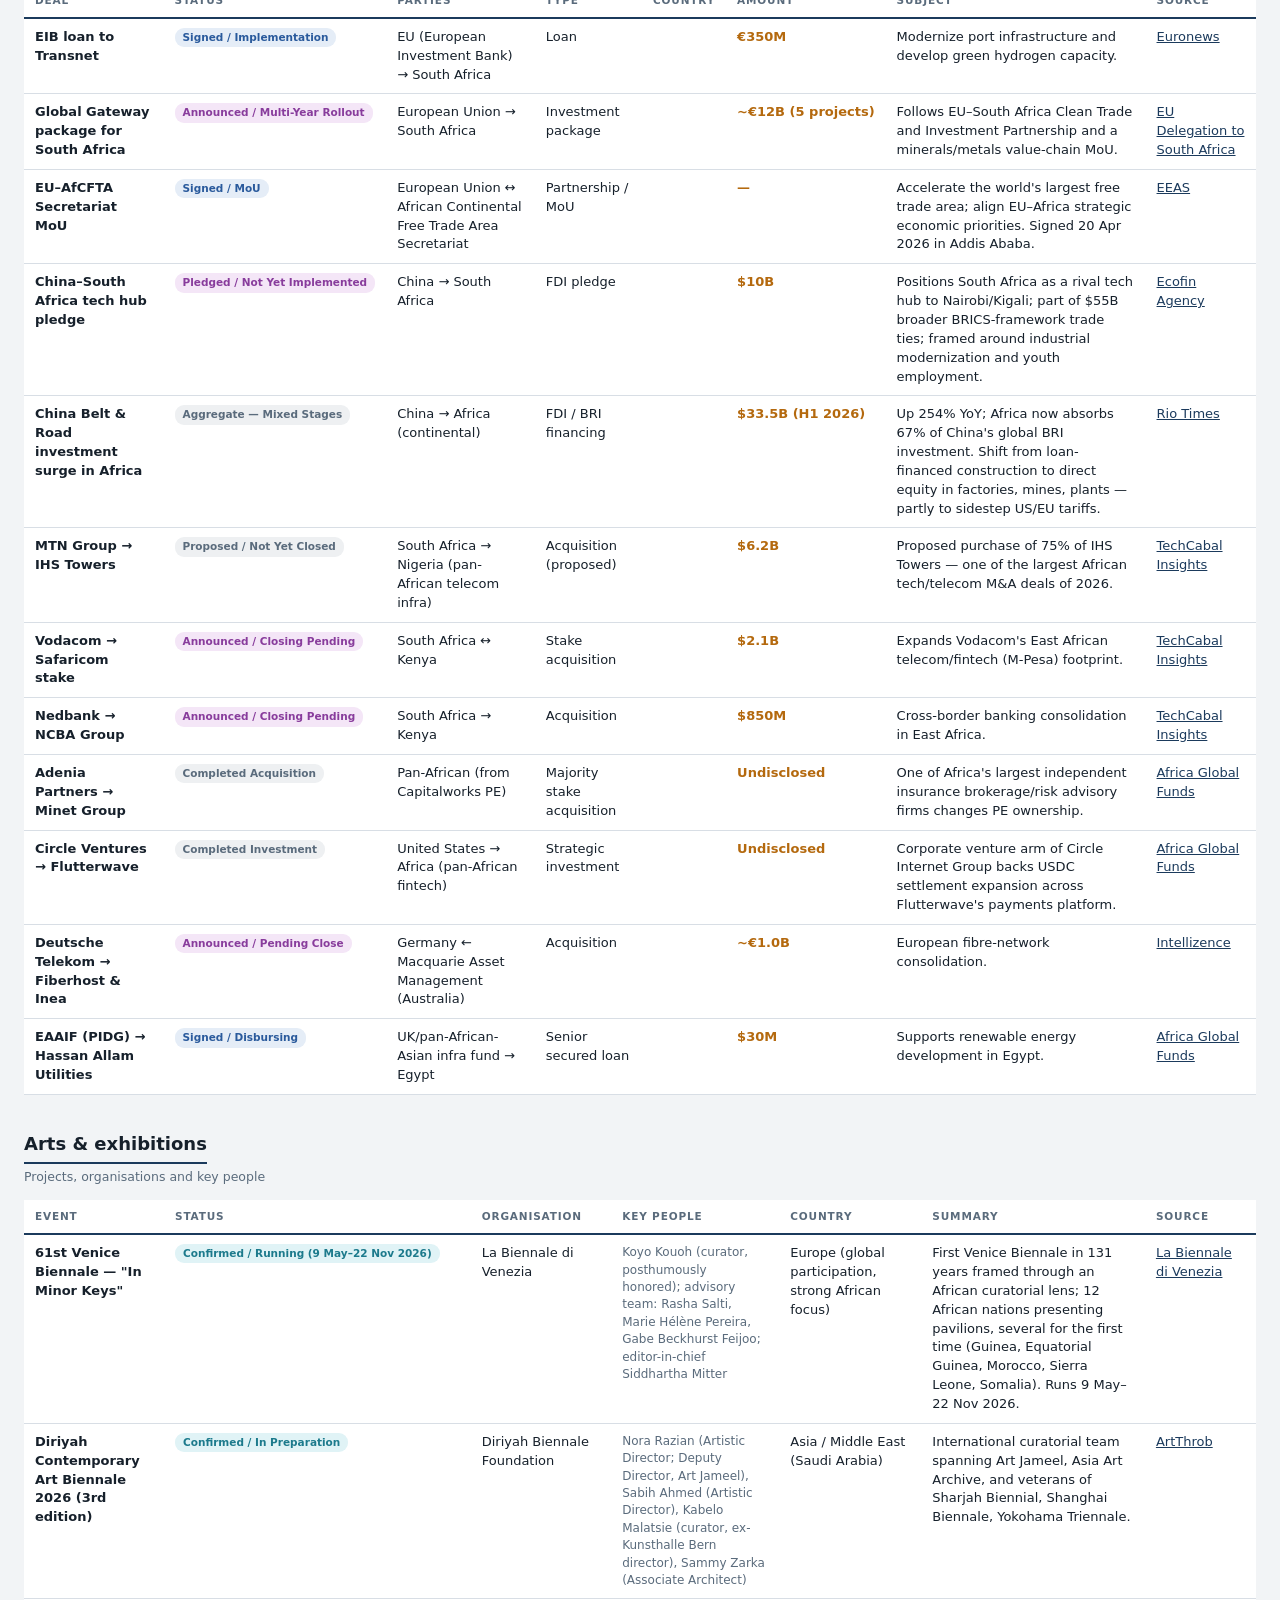
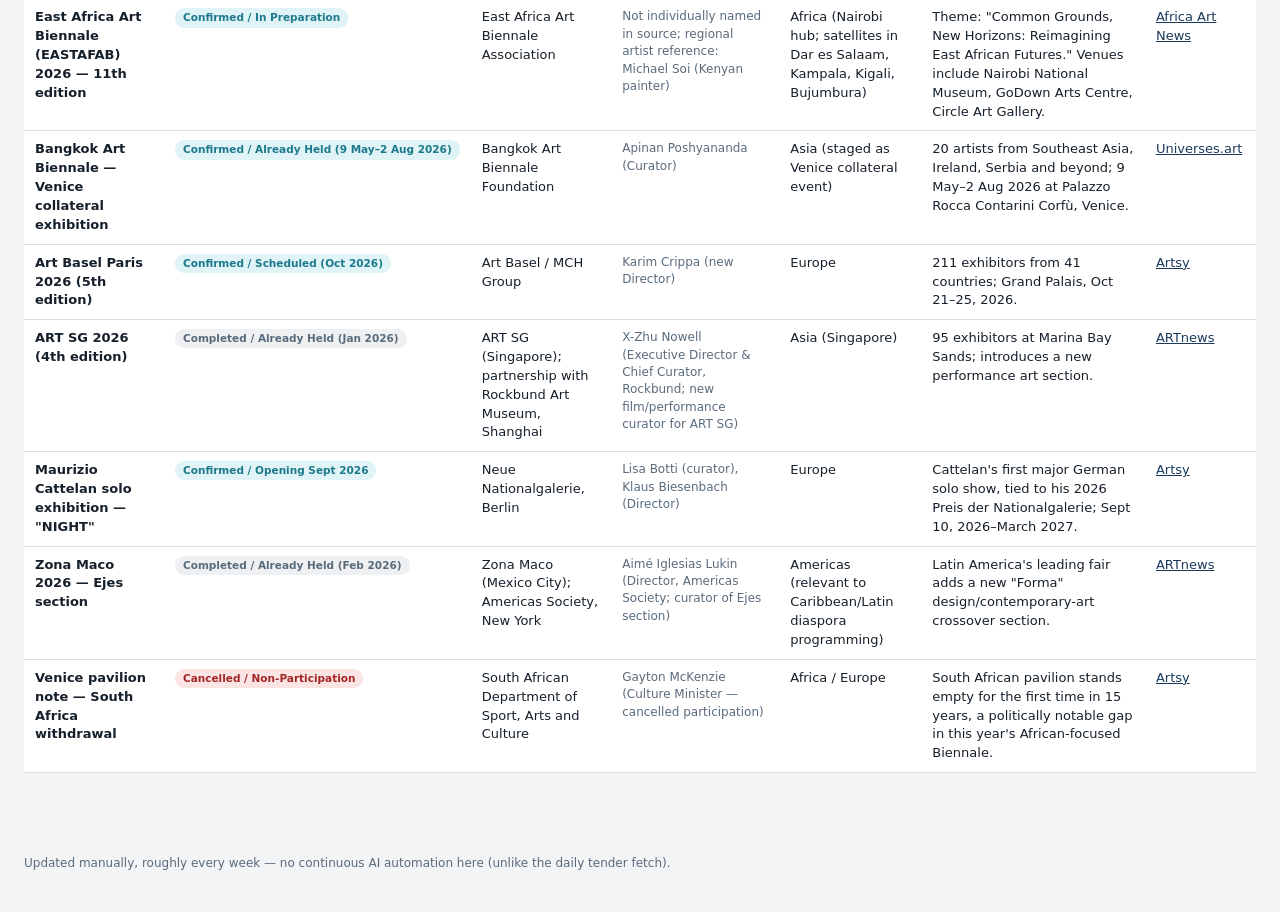
<file: site/newsletter.html>
<!doctype html>
<html lang="en">
<head>
<meta charset="utf-8">
<meta name="viewport" content="width=device-width, initial-scale=1">
<title>Business Newsletter — Tender Radar</title>
<link rel="stylesheet" href="style.css">
<link rel="stylesheet" href="newsletter.css">
</head>
<body>
<header>
  <h1>Business Newsletter</h1>
  <span class="meta">Edition <span id="edition"></span> &nbsp;·&nbsp; generated <span id="generated"></span></span>
</header>
<nav class="site-tabs">
  <a href="index.html">📋 Tenders</a>
  <a href="newsletter.html" class="active">📰 Business Newsletter</a>
  <a href="moves.html">💼 Mouvements corporates</a>
</nav>

<div class="toolbar" id="activity-filter" style="flex-wrap:wrap;gap:6px"></div>
<div class="toolbar" id="region-filter" style="flex-wrap:wrap;gap:6px"></div>

<main class="nl-main">

  <section id="newsigned">
    <h2>Recently signed deals</h2>
    <p class="nl-sub">Agreements, MOUs, management contracts and financing from the last ~4 weeks, by sector</p>
    <div id="newsigned-sectors"></div>
  </section>

  <section id="financing">
    <h2>Grants &amp; financing</h2>
    <p class="nl-sub">Open calls for applications, and institutions that recently secured a grant (= prospects with budget)</p>
    <table class="nl-table" id="tbl-financing">
      <thead><tr><th>Programme</th><th>Status</th><th>Eligibility</th><th>Organisation</th><th>Country</th><th>Amount</th><th>Deadline</th><th>Summary</th><th>Source</th></tr></thead>
      <tbody></tbody>
    </table>
  </section>

  <section id="hospitality">
    <h2>Hospitality &amp; resort development</h2>
    <p class="nl-sub">By region — who's behind each project, summary, identified contact</p>
    <div id="hospitality-regions"></div>
  </section>

  <section id="investments">
    <h2>Investments, partnerships &amp; M&amp;A</h2>
    <p class="nl-sub">Cross-border flows: Europe / Africa / Asia / Americas</p>
    <table class="nl-table" id="tbl-investments">
      <thead><tr><th>Deal</th><th>Status</th><th>Parties</th><th>Type</th><th>Country</th><th>Amount</th><th>Subject</th><th>Source</th></tr></thead>
      <tbody></tbody>
    </table>
  </section>

  <section id="arts">
    <h2>Arts &amp; exhibitions</h2>
    <p class="nl-sub">Projects, organisations and key people</p>
    <table class="nl-table" id="tbl-arts">
      <thead><tr><th>Event</th><th>Status</th><th>Organisation</th><th>Key people</th><th>Country</th><th>Summary</th><th>Source</th></tr></thead>
      <tbody></tbody>
    </table>
  </section>

</main>

<footer>
  Updated manually, roughly every week — no continuous AI automation here
  (unlike the daily tender fetch).
</footer>

<script src="newsletter.js"></script>
</body>
</html>
</file>
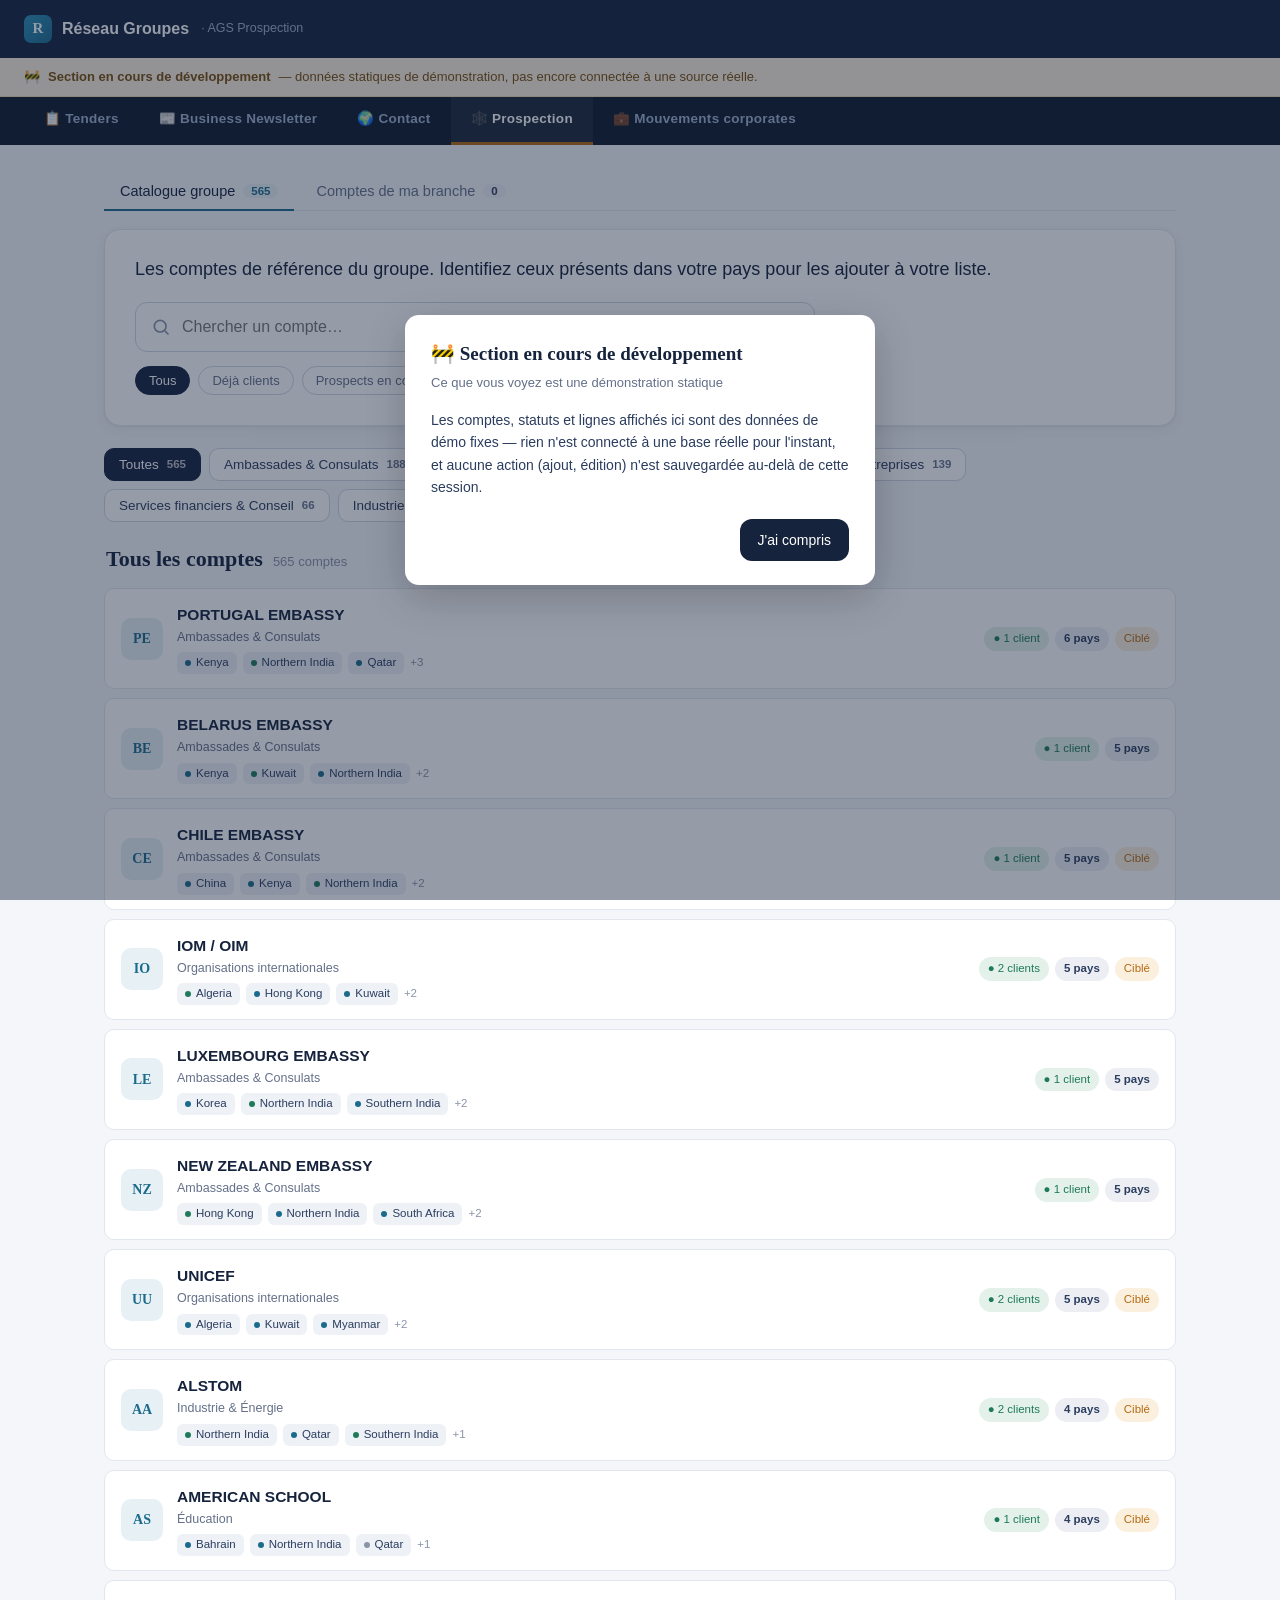
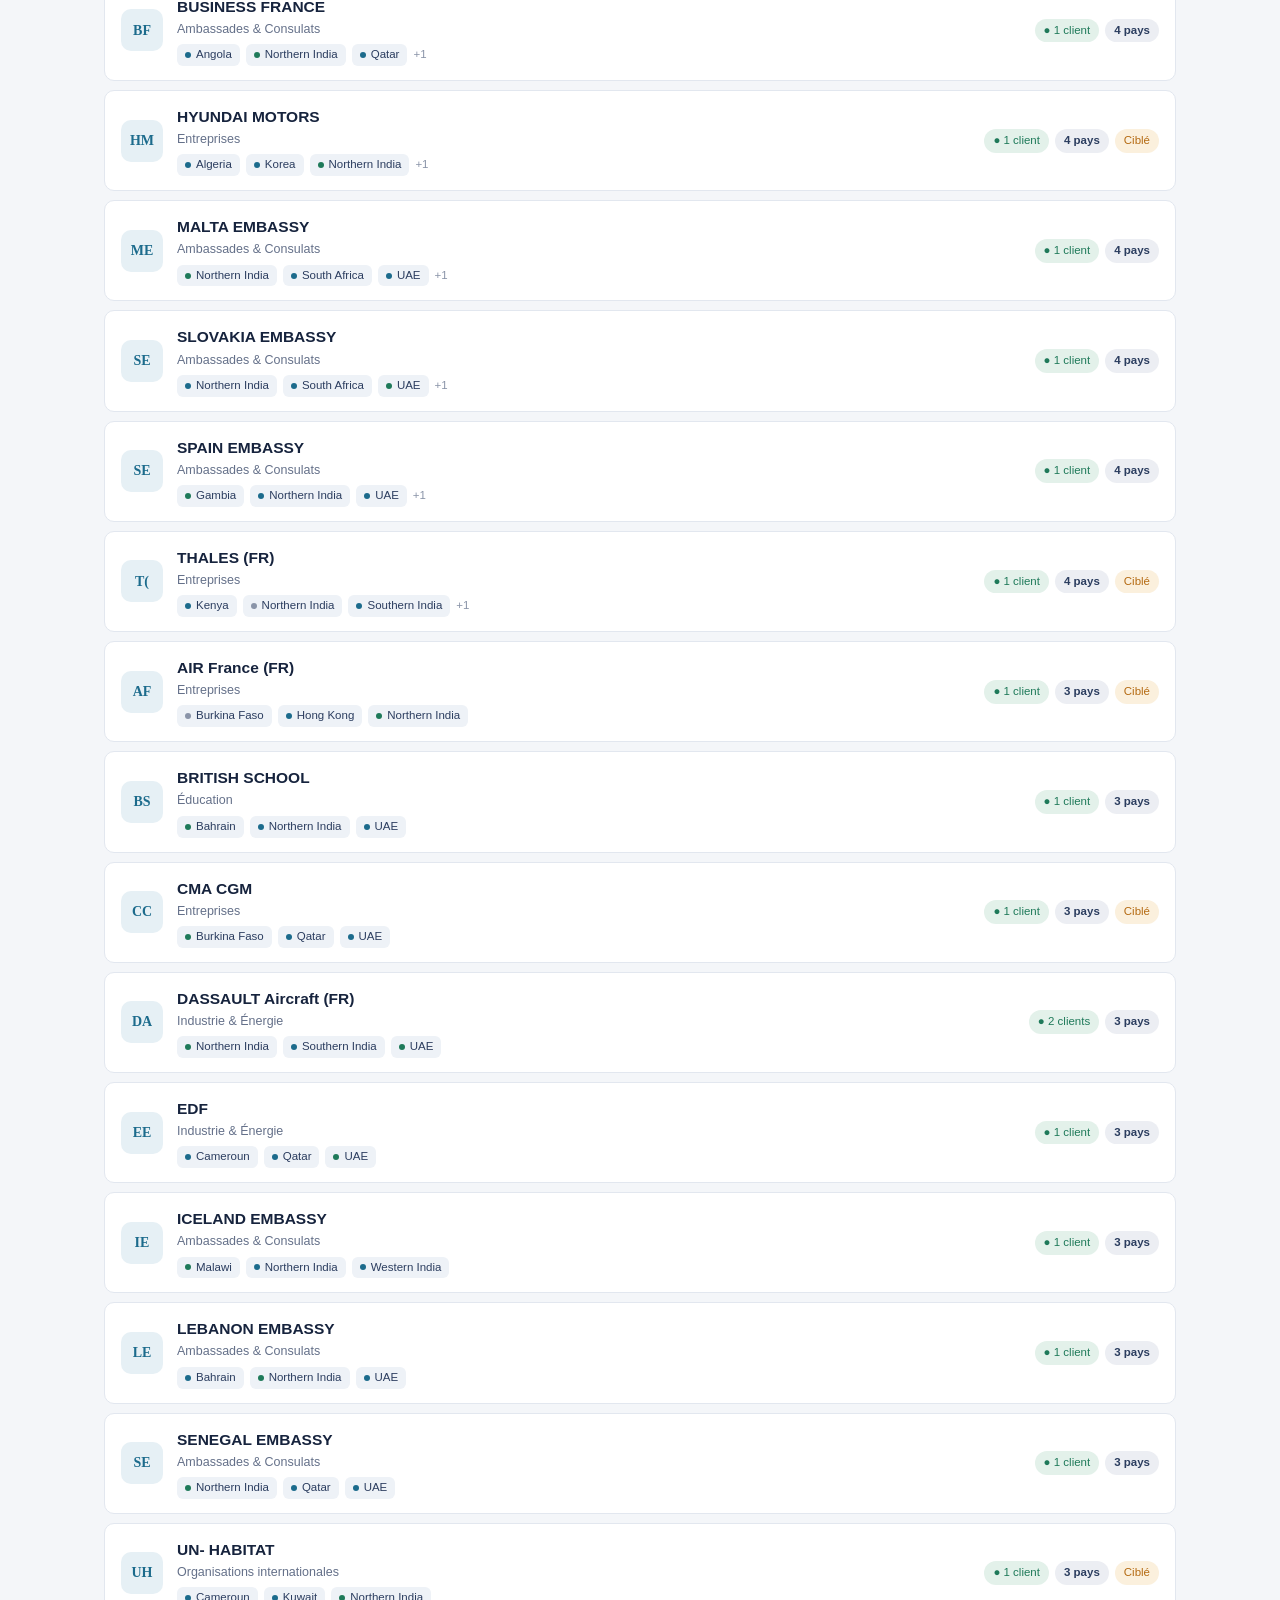
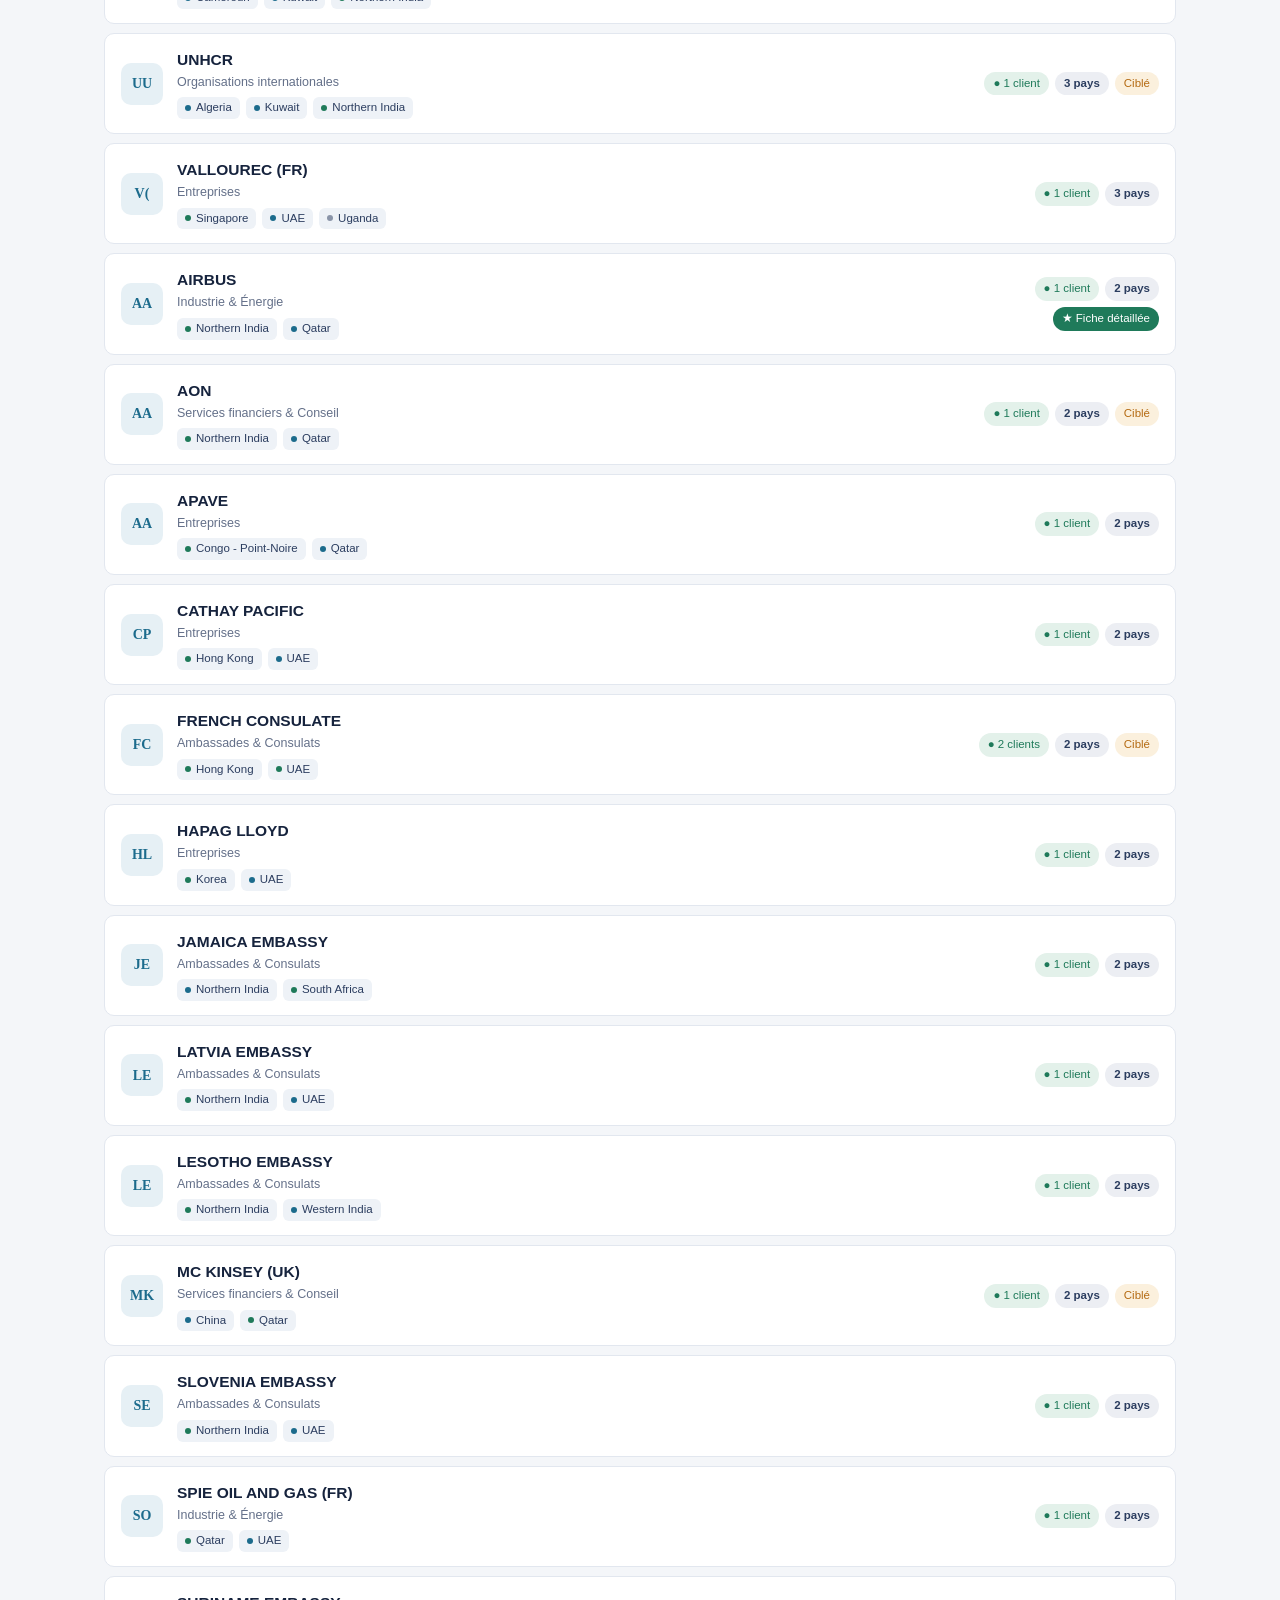
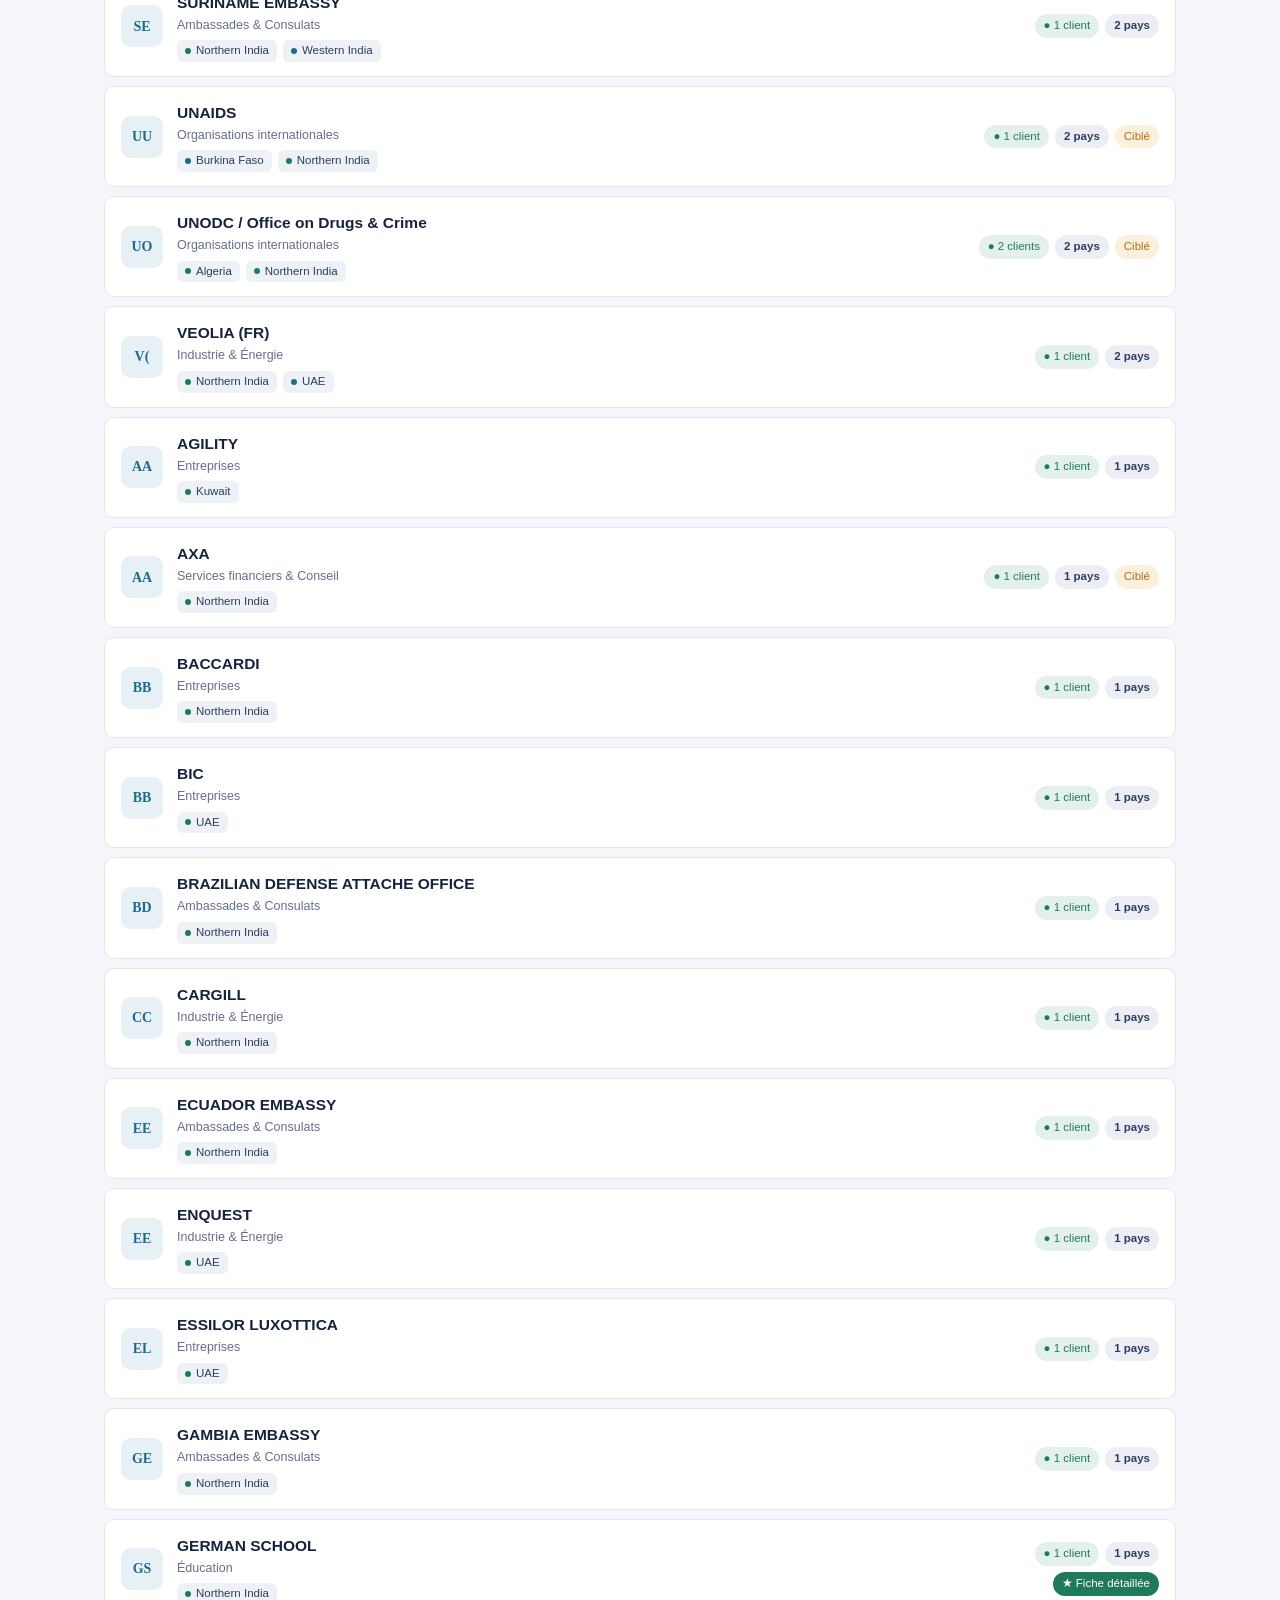
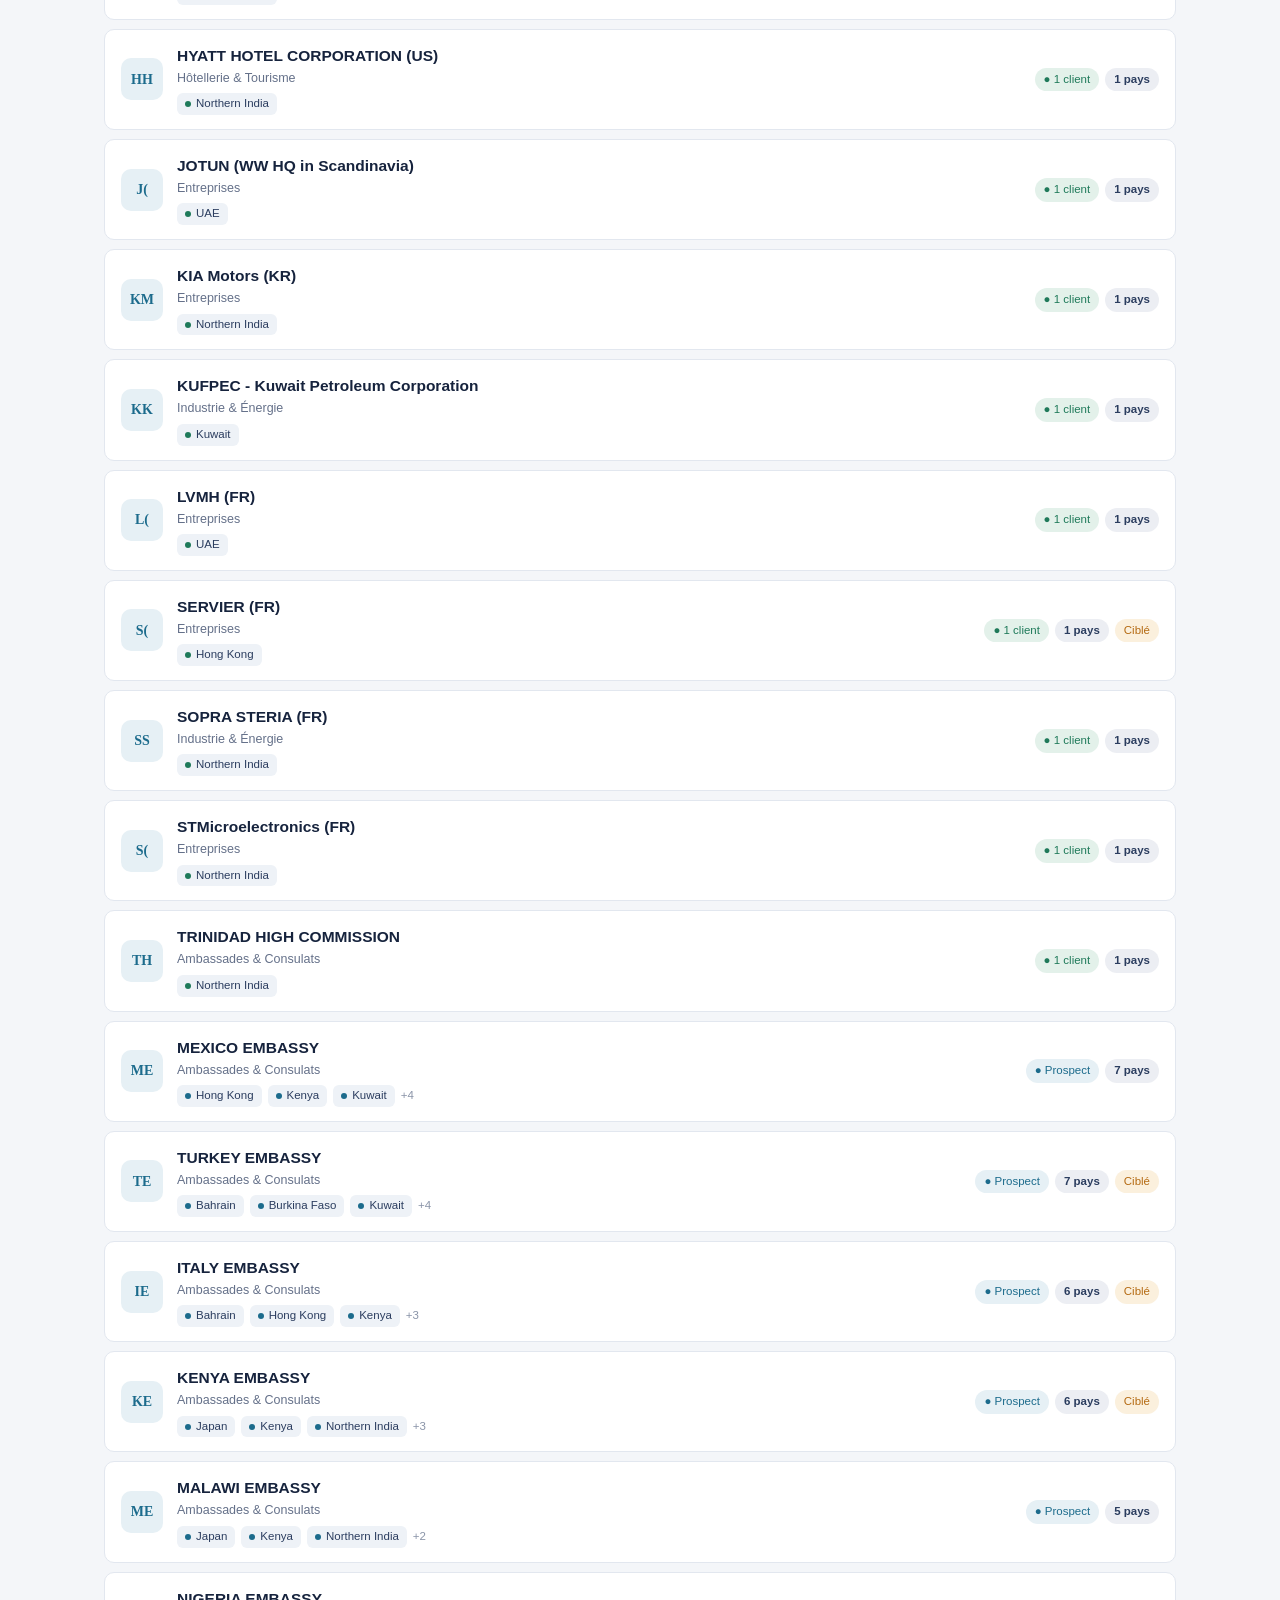
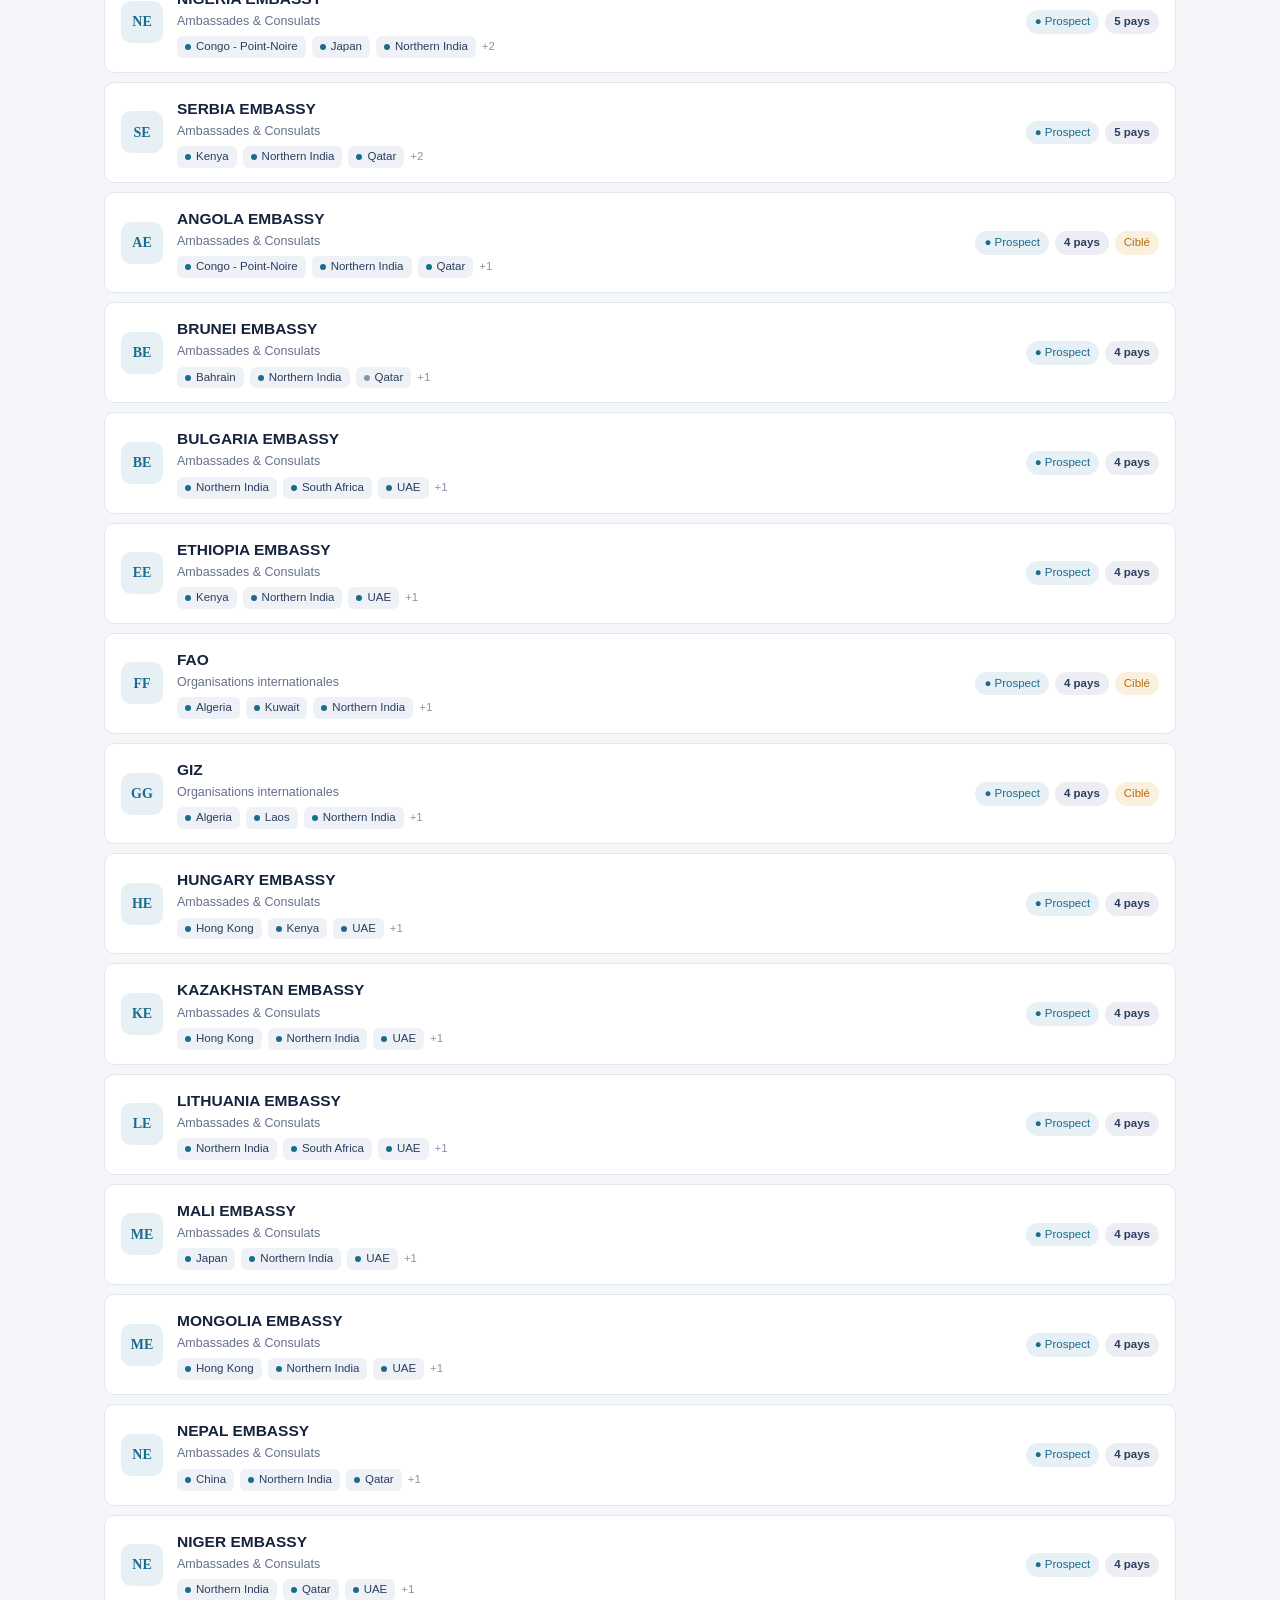
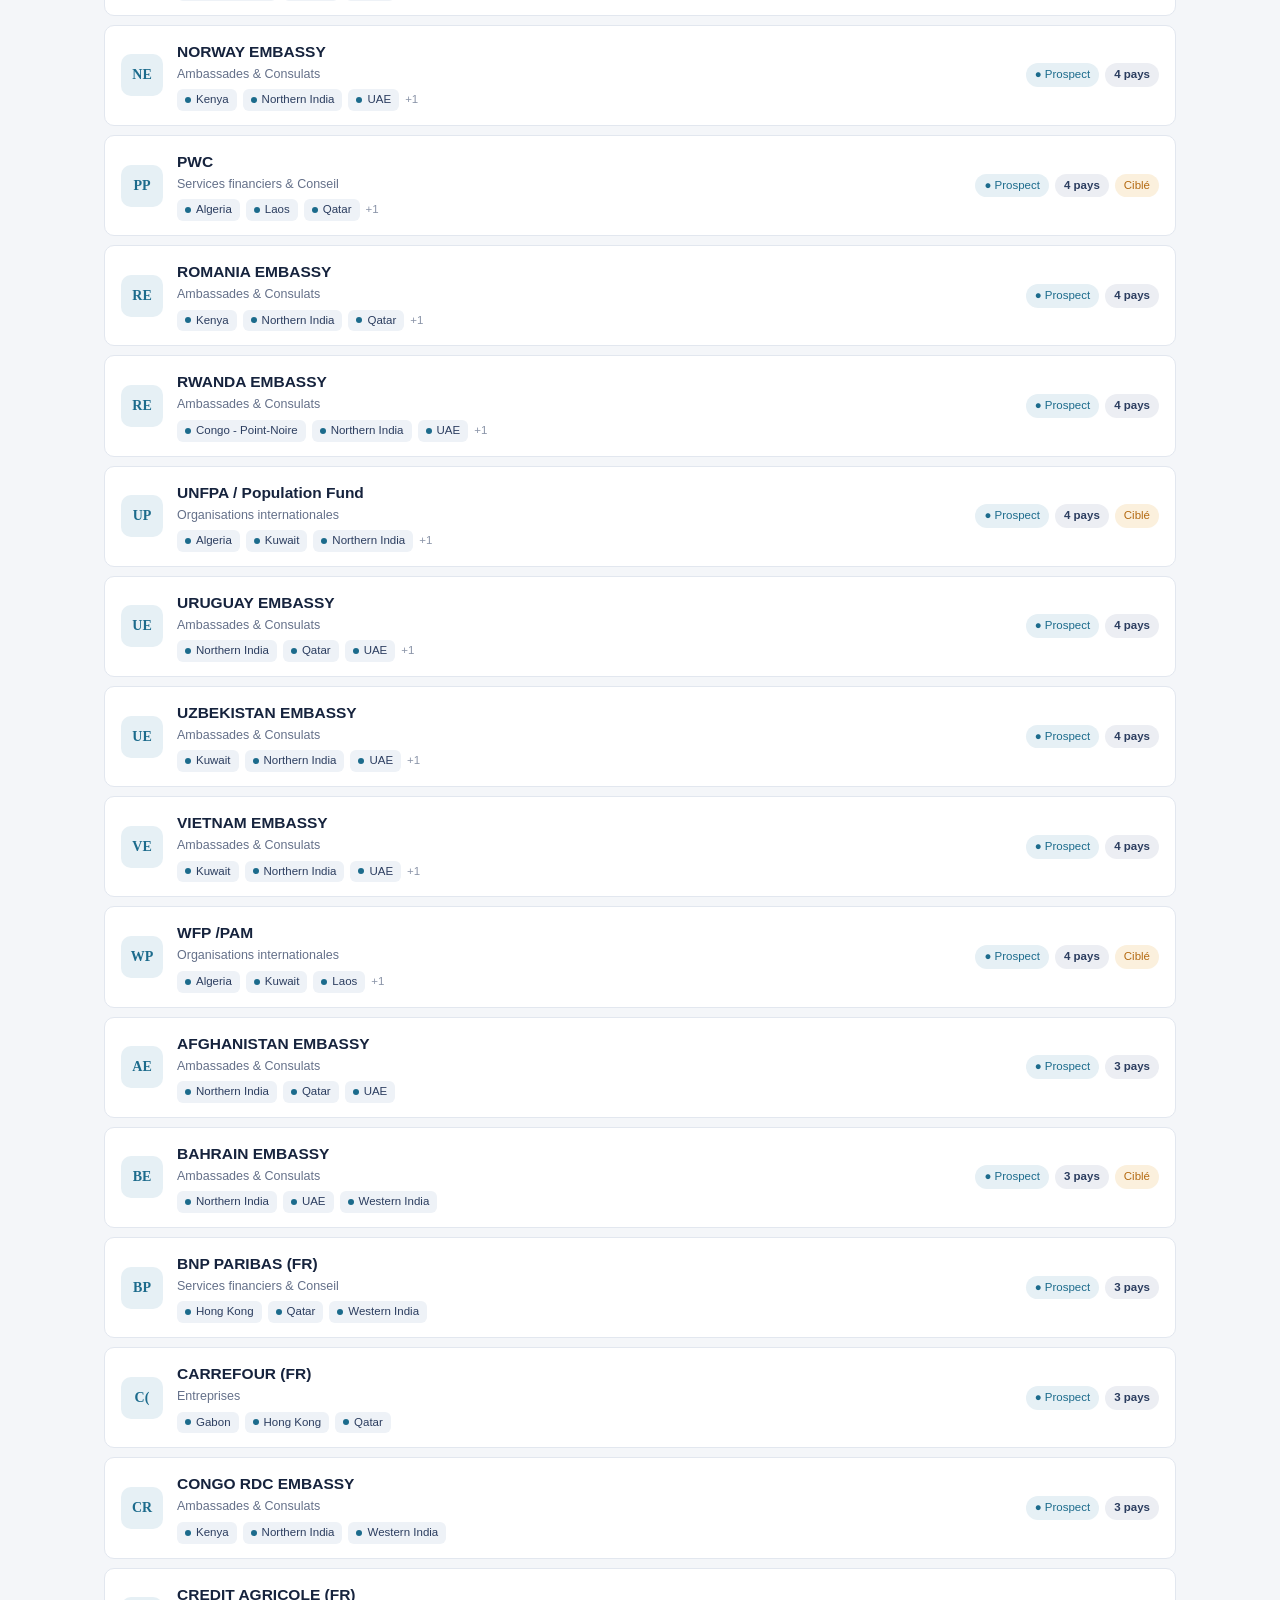
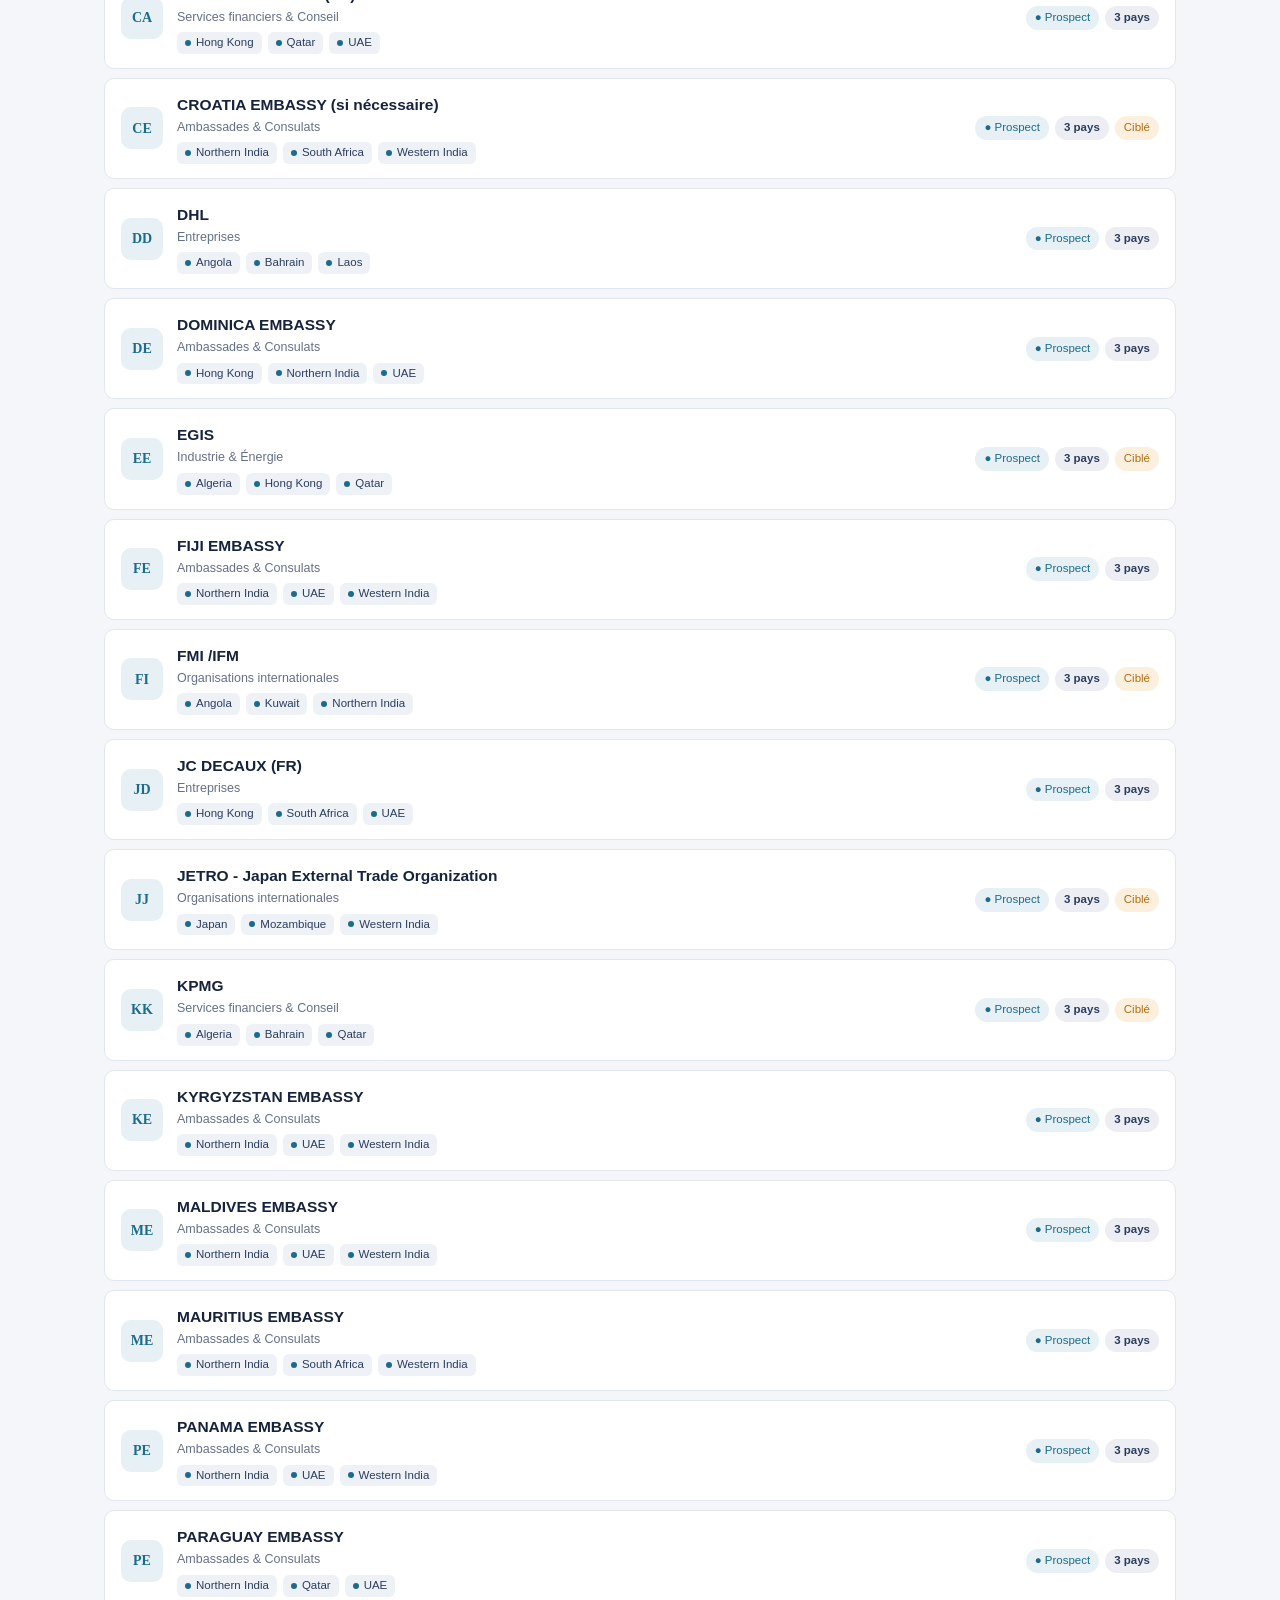
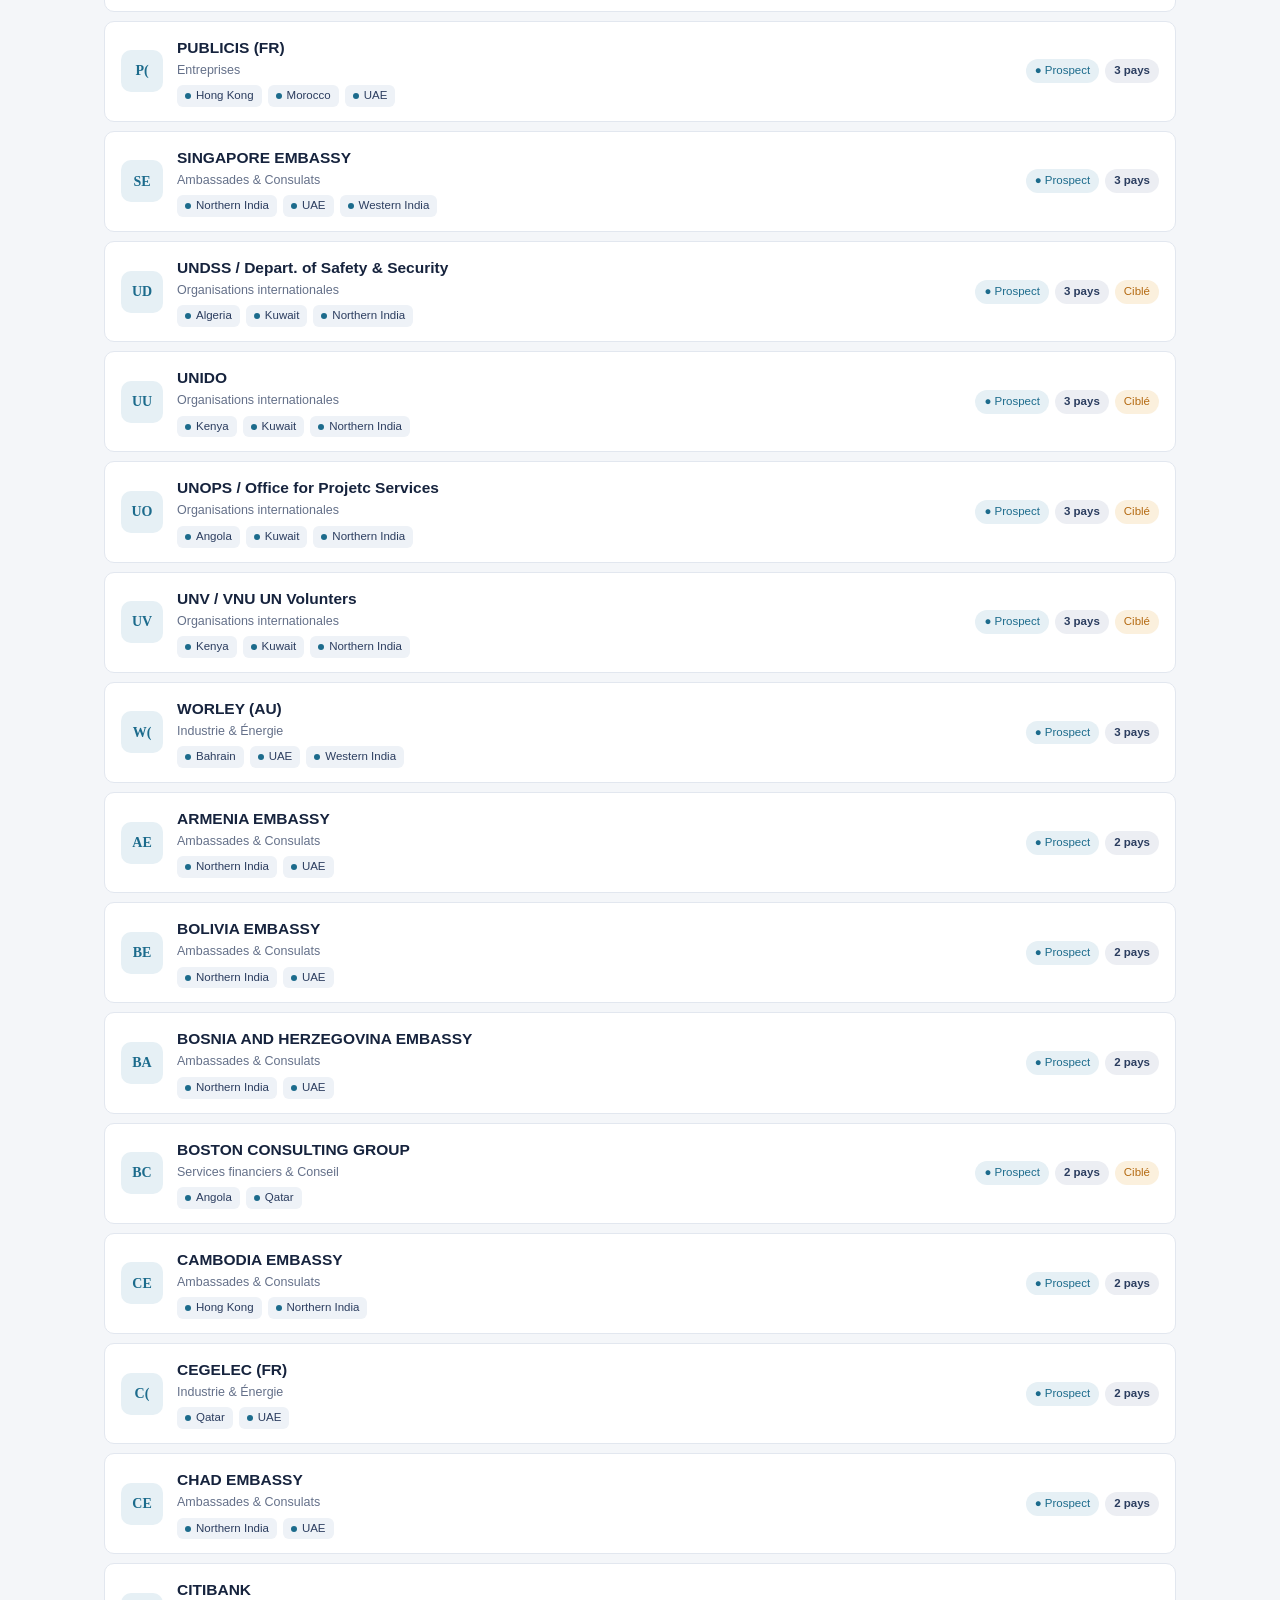
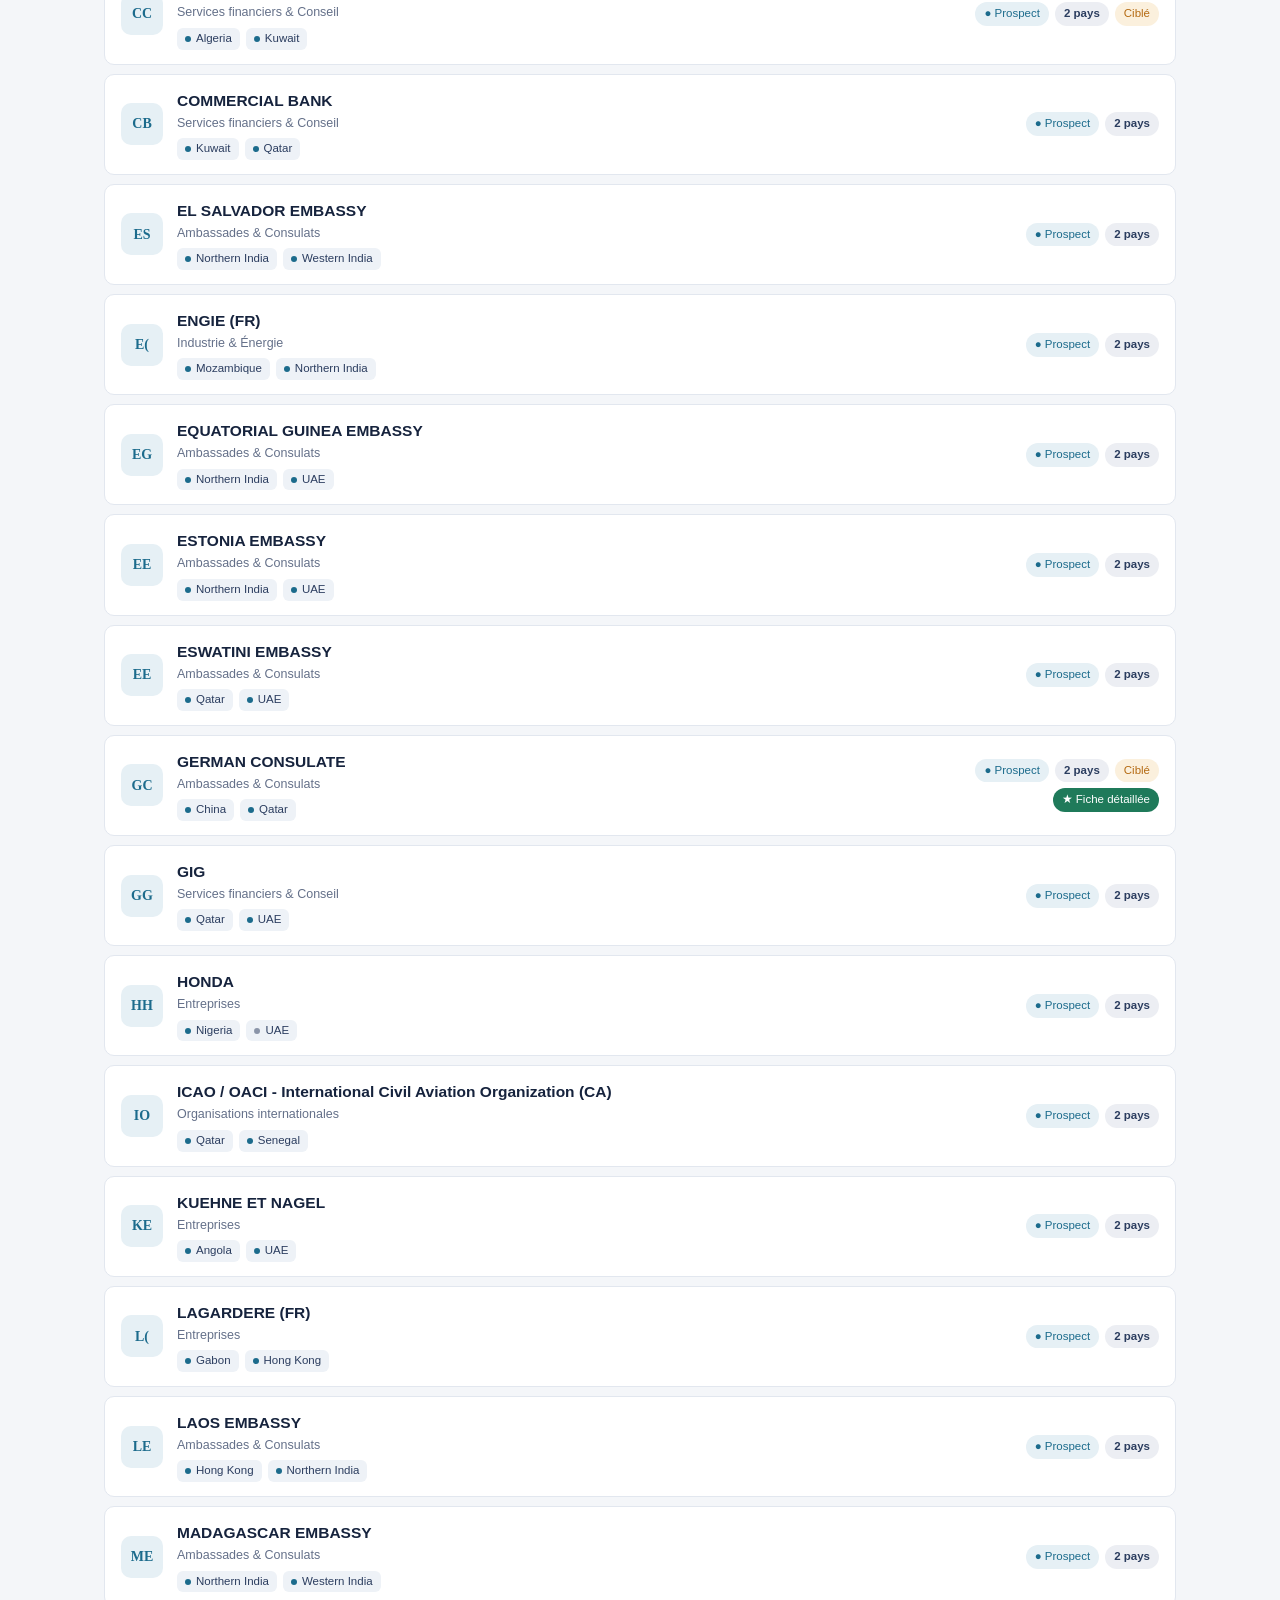
<file: site/prospection.html>
<!DOCTYPE html>
<html lang="fr">
<head>
<meta charset="UTF-8">
<meta name="viewport" content="width=device-width, initial-scale=1.0">
<title>Réseau Groupes — Prospection AGS</title>
<style>
  :root{
    --ink:#16233d; --ink-2:#2b3d5f; --paper:#f4f6f9; --card:#fff;
    --line:#e2e7ef; --line-2:#cfd7e3; --muted:#647089; --muted-2:#8a94a8;
    --accent:#1c6b8c; --accent-soft:#e6f0f5; --amber:#b46a12; --amber-soft:#fbf0dd;
    --green:#1f7a5a; --green-soft:#e3f1ea; --radius:10px;
    --shadow:0 1px 2px rgba(22,35,61,.05),0 4px 16px rgba(22,35,61,.06);
    --serif:"Iowan Old Style","Palatino Linotype",Palatino,Georgia,serif;
    --sans:-apple-system,BlinkMacSystemFont,"Segoe UI",Roboto,Helvetica,Arial,sans-serif;
  }
  *{box-sizing:border-box;margin:0;padding:0}
  body{font-family:var(--sans);background:var(--paper);color:var(--ink);line-height:1.55;-webkit-font-smoothing:antialiased}
  button{font-family:inherit;cursor:pointer;border:none;background:none;color:inherit}
  a{color:inherit;text-decoration:none}
  .topbar{background:var(--ink);color:#fff;height:58px;display:flex;align-items:center;gap:16px;padding:0 24px;position:sticky;top:0;z-index:20}
  .brand{display:flex;align-items:center;gap:10px;font-weight:600}
  .brand .mark{width:28px;height:28px;border-radius:7px;background:linear-gradient(135deg,#2b8fb8,#1c6b8c);display:flex;align-items:center;justify-content:center;font-family:var(--serif);font-size:15px;font-weight:700;color:#fff}
  .brand small{font-weight:400;color:#9fb0cc;font-size:12.5px;margin-left:2px}
  .topbar .spacer{flex:1}
  .devbanner{background:var(--amber-soft);color:#7a4d0c;border-bottom:1px solid #f0d9ae;font-size:13px;padding:9px 24px;display:flex;align-items:center;gap:8px}
  .devbanner b{font-weight:600}
  .wrap{max-width:1120px;margin:0 auto;padding:28px 24px 80px}
  .view{display:none;animation:fade .25s ease}.view.active{display:block}
  @keyframes fade{from{opacity:0;transform:translateY(4px)}to{opacity:none}}
  h2{font-family:var(--serif);font-size:22px;font-weight:600}
  .hero{background:var(--card);border:1px solid var(--line);border-radius:16px;box-shadow:var(--shadow);padding:26px 30px;margin-bottom:22px}
  .lead{font-size:18px;color:var(--ink);margin-bottom:18px}
  .searchrow{display:flex;gap:10px;max-width:680px}
  .search{flex:1;position:relative}
  .search input{width:100%;height:50px;border:1.5px solid var(--line-2);border-radius:12px;padding:0 16px 0 46px;font-size:16px;font-family:inherit;color:var(--ink);background:#fff;transition:border-color .15s,box-shadow .15s}
  .search input:focus{outline:none;border-color:var(--accent);box-shadow:0 0 0 4px var(--accent-soft)}
  .search svg{position:absolute;left:16px;top:15px;color:var(--muted-2)}
  .btn{height:50px;padding:0 22px;border-radius:12px;background:var(--ink);color:#fff;font-size:15px;font-weight:500;display:inline-flex;align-items:center;gap:8px}
  .btn:hover{background:var(--ink-2)}
  .btn.ghost{background:#fff;color:var(--ink);border:1.5px solid var(--line-2)}
  .filters{display:flex;gap:8px;margin:14px 0 4px;flex-wrap:wrap}
  .filter{font-size:13px;padding:6px 13px;border-radius:999px;border:1px solid var(--line-2);background:#fff;color:var(--muted)}
  .filter.on{background:var(--ink);color:#fff;border-color:var(--ink)}
  select.sect{font-size:13px;padding:6px 12px;border-radius:999px;border:1px solid var(--line-2);background:#fff;color:var(--muted);font-family:inherit;max-width:280px}
  .listhead{display:flex;align-items:baseline;gap:10px;margin:20px 2px 12px}
  .listhead .count{font-size:13px;color:var(--muted-2)}
  .rlist{display:flex;flex-direction:column;gap:9px}
  .rcard{background:var(--card);border:1px solid var(--line);border-radius:var(--radius);padding:14px 16px;display:flex;align-items:center;gap:14px;cursor:pointer;transition:border-color .15s,box-shadow .15s}
  .rcard:hover{border-color:var(--accent);box-shadow:var(--shadow)}
  .avatar{width:42px;height:42px;border-radius:10px;flex-shrink:0;background:var(--accent-soft);color:var(--accent);display:flex;align-items:center;justify-content:center;font-weight:600;font-size:14px;font-family:var(--serif)}
  .avatar.lg{width:56px;height:56px;border-radius:13px;font-size:18px}
  .rcard .body{flex:1;min-width:0}
  .rcard .name{font-weight:600;font-size:15.5px}
  .rcard .sub{font-size:12.5px;color:var(--muted);margin-top:1px}
  .branchprev{display:flex;align-items:center;gap:6px;margin-top:5px;flex-wrap:wrap}
  .bp{font-size:11.5px;padding:2px 8px;border-radius:6px;background:#eef2f7;color:var(--ink-2);display:inline-flex;align-items:center;gap:5px}
  .bp .d{width:6px;height:6px;border-radius:50%}
  .bp .d.a{background:var(--green)}.bp .d.p{background:var(--accent)}.bp .d.i{background:var(--muted-2)}
  .more{font-size:11.5px;color:var(--muted-2)}
  .tags{display:flex;gap:6px;flex-shrink:0;flex-wrap:wrap;justify-content:flex-end;max-width:230px}
  .pill{font-size:11.5px;padding:3px 9px;border-radius:999px;font-weight:500;white-space:nowrap}
  .pill.active{background:var(--green-soft);color:var(--green)}
  .pill.prospect{background:var(--accent-soft);color:var(--accent)}
  .pill.metier{background:#eceef3;color:var(--ink-2);font-weight:600}
  .backlink{display:inline-flex;align-items:center;gap:6px;color:var(--muted);font-size:13.5px;margin-bottom:16px;cursor:pointer}
  .backlink:hover{color:var(--accent)}
  .detail-head{background:var(--card);border:1px solid var(--line);border-radius:16px;box-shadow:var(--shadow);padding:24px 26px;margin-bottom:14px}
  .dh-top{display:flex;align-items:center;gap:16px}
  .dh-top .meta{flex:1}
  .dh-action{flex-shrink:0;align-self:flex-start}
  .btn.add-branch{height:40px;padding:0 16px;font-size:14px}
  .mybranch-tag{display:flex;flex-direction:column;align-items:flex-end;gap:2px;background:var(--green-soft);border:1px solid #bfe0cf;border-radius:10px;padding:8px 12px;min-width:150px}
  .mybranch-tag .mb-label{font-size:11px;text-transform:uppercase;letter-spacing:.08em;color:var(--green);font-weight:600}
  .mybranch-tag .mb-name{font-size:14px;font-weight:600;color:var(--ink);text-align:right}
  .mybranch-tag .mb-edit{font-size:11.5px;color:var(--accent);margin-top:2px}
  .mybranch-tag .mb-edit:hover{text-decoration:underline}
  .dh-top .meta .sub{font-size:13.5px;color:var(--muted);margin-top:2px}
  .alert{display:flex;gap:12px;align-items:flex-start;background:var(--amber-soft);border:1px solid #ead8b4;border-radius:var(--radius);padding:13px 15px;margin-top:18px}
  .alert .ico{width:28px;height:28px;border-radius:8px;background:var(--amber);color:#fff;flex-shrink:0;display:flex;align-items:center;justify-content:center;font-weight:700}
  .alert .txt{font-size:13.5px;color:#734718}
  .alert .txt b{color:#5c3a12}
  .section-label{font-size:12px;letter-spacing:.12em;text-transform:uppercase;color:var(--muted-2);font-weight:600;margin:22px 4px 11px}
  .timeline{display:flex;flex-direction:column;gap:9px}
  .inter{background:var(--card);border:1px solid var(--line);border-radius:var(--radius);padding:13px 15px;border-left:3px solid var(--line-2)}
  .inter.is-active{border-left-color:var(--green)}
  .inter.is-prospect{border-left-color:var(--accent)}
  .inter.is-inactive{border-left-color:var(--muted-2)}
  .inter.is-mine{border-left-color:var(--ink);background:#fbfcfe}
  .inter-top{display:flex;align-items:center;gap:9px;flex-wrap:wrap}
  .inter-top .where{font-weight:600;font-size:14.5px}
  .inter-note{font-size:13px;color:var(--muted);margin-top:6px}
  .empty{color:var(--muted-2);padding:34px;text-align:center;font-size:14px}
  .note-src{background:#fff;border:1px solid var(--line);border-left:3px solid var(--amber);border-radius:var(--radius);padding:12px 15px;margin-top:18px;font-size:13px;color:var(--muted)}
  .clientinfo{background:var(--card);border:1px solid var(--line);border-radius:12px;padding:16px 18px;margin-bottom:14px}
  .ci-head{display:flex;align-items:center;justify-content:space-between;margin-bottom:12px}
  .ci-title{font-size:12px;letter-spacing:.1em;text-transform:uppercase;color:var(--muted-2);font-weight:600}
  .ci-edit{font-size:12.5px;color:var(--accent);font-weight:500;padding:4px 10px;border:1px solid var(--line-2);border-radius:7px}
  .ci-edit:hover{background:var(--accent-soft)}
  .ci-row{display:flex;gap:14px;padding:8px 0;border-bottom:1px solid var(--line)}
  .ci-k{flex:0 0 205px;font-size:13px;color:var(--muted);font-weight:500}
  .ci-v{flex:1;font-size:13.5px;color:var(--ink)}
  .ci-empty{font-size:13px;color:var(--muted-2);padding:6px 0}
  .ci-guides{display:flex;gap:14px;align-items:center;padding-top:12px;margin-top:4px}
  .guide-bottom{display:flex;gap:14px;align-items:center;background:var(--card);border:1px solid var(--line);border-radius:12px;padding:14px 18px;margin-top:14px}
  .ci-link{font-size:13.5px;color:var(--accent);font-weight:500}
  .ci-link:hover{text-decoration:underline}
  .foot{text-align:center;color:var(--muted-2);font-size:12.5px;margin-top:36px}

  /* onglets */
  .tabs{display:flex;gap:6px;margin-bottom:18px;border-bottom:1px solid var(--line)}
  .tab{font-size:14.5px;font-weight:500;padding:10px 16px;color:var(--muted);border-bottom:2px solid transparent;margin-bottom:-1px;display:flex;align-items:center;gap:8px}
  .tab.on{color:var(--ink);border-bottom-color:var(--accent)}
  .badge{font-size:11.5px;background:#eceef3;color:var(--ink-2);border-radius:999px;padding:1px 8px;font-weight:600}
  .tab.on .badge{background:var(--accent-soft);color:var(--accent)}

  /* pastilles supplémentaires */
  .pill.neutral{background:#eef1f6;color:var(--muted-2)}
  .pill.cible{background:#fbf0dd;color:var(--amber)}
  .pill.detail{background:var(--green);color:#fff}
  .pill.mine{background:var(--ink);color:#fff}
  .rcard.is-new{border-style:dashed}
  .alert.neutral{background:#f2f5f8;border-color:var(--line-2)}
  .alert.neutral .ico{background:var(--muted-2)}
  .alert.neutral .txt{color:var(--muted)}
  .alert.neutral .txt b{color:var(--ink-2)}

  /* bouton d'action dans la fiche */
  .actionbar{display:flex;gap:9px;margin-top:18px;flex-wrap:wrap}

  /* modale */
  .modal-bg{display:none;position:fixed;inset:0;background:rgba(22,35,61,.45);z-index:50;align-items:center;justify-content:center;padding:20px}
  .modal-bg.on{display:flex}
  .modal{background:#fff;border-radius:14px;padding:24px 26px;width:100%;max-width:470px;box-shadow:0 12px 40px rgba(0,0,0,.2)}
  .modal h3{font-family:var(--serif);font-size:19px;margin-bottom:4px}
  .modal-sub{font-size:13px;color:var(--muted);margin-bottom:16px}
  .modal label{display:block;font-size:12.5px;color:var(--muted);margin:12px 0 5px;font-weight:500}
  .modal input,.modal select{width:100%;height:40px;border:1.5px solid var(--line-2);border-radius:9px;padding:0 12px;font-size:14px;font-family:inherit;color:var(--ink);background:#fff}
  .modal input:focus,.modal select:focus{outline:none;border-color:var(--accent)}
  .modal-row{display:grid;grid-template-columns:1fr 1fr;gap:12px}
  /* navigation par famille */
  .famnav{display:flex;gap:8px;flex-wrap:wrap;margin:16px 0 4px}
  .fam{font-size:13.5px;padding:8px 14px;border-radius:10px;border:1px solid var(--line-2);background:#fff;color:var(--ink-2);display:flex;align-items:center;gap:8px;transition:all .15s}
  .fam:hover{border-color:var(--accent);color:var(--accent)}
  .fam.on{background:var(--ink);color:#fff;border-color:var(--ink)}
  .fam .n{font-size:11.5px;opacity:.7;font-weight:600}

  /* bloc "autres agences" en tête de fiche */
  .agences{background:var(--card);border:1px solid var(--line);border-radius:14px;box-shadow:var(--shadow);padding:20px 22px;margin-bottom:14px}
  .agences h3{font-family:var(--serif);font-size:17px;margin-bottom:3px}
  .agences .sub{font-size:13px;color:var(--muted);margin-bottom:14px}
  .agrid{display:grid;grid-template-columns:repeat(auto-fill,minmax(190px,1fr));gap:9px}
  .acard{border:1px solid var(--line);border-radius:10px;padding:11px 13px;border-left:3px solid var(--line-2)}
  .acard.a{border-left-color:var(--green);background:var(--green-soft)}
  .acard.p{border-left-color:var(--accent)}
  .acard.i{border-left-color:var(--muted-2)}
  .acard .ap{font-weight:600;font-size:14px}
  .acard .as{font-size:12px;margin-top:2px}
  .acard.a .as{color:var(--green)}
  .acard.p .as{color:var(--accent)}
  .acard.i .as{color:var(--muted-2)}
  .agences .none{color:var(--muted-2);font-size:13.5px;padding:8px 0}

  .modal-actions{display:flex;gap:9px;justify-content:flex-end;margin-top:20px}
  .modal-actions .btn{height:42px;padding:0 18px;font-size:14px}
  .modal.wide{max-width:560px}
  .modal-scroll{max-height:64vh;overflow-y:auto;padding-right:4px;margin-right:-4px}
  .req{color:var(--red)}
  .modal .opt{color:var(--muted-2);font-weight:400}
  .chips-pick{display:flex;gap:7px;flex-wrap:wrap}
  .cpick{font-size:13px;padding:7px 13px;border-radius:999px;border:1.5px solid var(--line-2);background:#fff;color:var(--muted)}
  .cpick.on{background:var(--accent-soft);border-color:var(--accent);color:var(--accent);font-weight:500}
  .hist-block,.contact-block{margin-top:14px;padding-top:14px;border-top:1px solid var(--line)}
  .contract-block{margin-top:14px;padding-top:14px;border-top:1px solid var(--line)}
  .pill.contract{background:#eef3f8;color:var(--accent);border:1px solid #cfe0ec;cursor:pointer;font-weight:600}
  .pill.contract:hover{background:#e2ecf5}
  .hist-row,.contact-row{display:flex;align-items:center;gap:8px;font-size:13px;padding:6px 10px;background:var(--paper);border-radius:8px;margin-bottom:6px}
  .hist-row .hd{color:var(--muted-2);font-weight:600;min-width:80px}
  .hist-row .ht{flex:1}
  .contact-row .cn{font-weight:600}
  .contact-row .cr{color:var(--muted)}
  .contact-row .cg{margin-left:auto;font-size:11px;background:var(--ink);color:#fff;padding:2px 8px;border-radius:999px}
  .hist-row .x,.contact-row .x{cursor:pointer;color:var(--muted-2);font-weight:700;padding:0 4px}
  .hist-row .x:hover,.contact-row .x:hover{color:var(--red)}
  .hist-add,.contact-add{display:flex;gap:7px;flex-wrap:wrap;align-items:center;margin-top:6px}
  .hist-add input#hDate{width:150px}.hist-add input#hText{flex:1;min-width:150px}
  .contact-add input{flex:1;min-width:120px}
  .ck-line{display:flex;align-items:center;gap:6px;font-size:12.5px;color:var(--muted);font-weight:400;width:100%;margin:4px 0}
  .ck-line input{width:auto;height:auto}
  .btn.sm{height:36px;padding:0 12px;font-size:13px}

  /* lignes d'agence riches dans la fiche */
  .aline{background:var(--card);border:1px solid var(--line);border-radius:12px;padding:14px 16px;border-left:3px solid var(--line-2);margin-bottom:9px}
  .aline.a{border-left-color:var(--green)}
  .aline.p{border-left-color:var(--accent)}
  .aline.i{border-left-color:var(--muted-2)}
  .aline-top{display:flex;align-items:center;gap:9px;flex-wrap:wrap}
  .aline-top .pays{font-weight:600;font-size:15px}
  .aline-top .date{margin-left:auto;font-size:12px;color:var(--muted-2)}
  .aline-ctx{font-size:13.5px;color:var(--muted);margin-top:6px}
  .aline-meta{display:flex;gap:6px;flex-wrap:wrap;margin-top:8px}
  .mtag{font-size:11px;padding:2px 8px;border-radius:6px;background:#eceef3;color:var(--ink-2);font-weight:600}
  .aline-plan{font-size:12.5px;color:var(--amber);margin-top:7px;display:flex;align-items:center;gap:6px}
  .aline-plan .ic{font-weight:700}
  .aline-hist{margin-top:8px;border-top:1px dashed var(--line);padding-top:7px}
  .aline-hist .he{font-size:12.5px;color:var(--muted);padding:2px 0;display:flex;gap:8px}
  .aline-hist .he .d{color:var(--muted-2);font-weight:600;min-width:56px}
  .aline-loc{font-size:12.5px;color:var(--muted);margin-top:6px}
  .aline-loc b{color:var(--ink-2)}

  /* contacts groupe en tête */
  .cgroupe{background:var(--card);border:1px solid var(--line);border-radius:12px;padding:14px 16px;margin-bottom:14px}
  .cgroupe h4{font-size:13px;color:var(--muted-2);text-transform:uppercase;letter-spacing:.1em;margin-bottom:10px}
  .cgrow{display:flex;align-items:center;gap:11px;padding:7px 0}
  .cgrow .ci{width:36px;height:36px;border-radius:50%;background:var(--ink);color:#fff;display:flex;align-items:center;justify-content:center;font-weight:600;font-size:13px;flex-shrink:0}
  .cgrow .cn{font-weight:600;font-size:14px}
  .cgrow .cr{font-size:12.5px;color:var(--muted)}
  .cgrow .via{margin-left:auto;font-size:12px;color:var(--accent)}
  .modal .opt{color:var(--muted-2);font-weight:400}
  .hint-sm{font-size:12px;color:var(--muted-2);margin-top:6px}
  .presence-choice{display:grid;grid-template-columns:1fr 1fr;gap:10px;margin-top:6px}
  .choice{border:1.5px solid var(--line-2);border-radius:10px;padding:14px 12px;font-size:14.5px;font-weight:500;color:var(--muted);display:flex;align-items:center;justify-content:center;gap:8px;transition:all .15s}
  .choice .ck{width:22px;height:22px;border-radius:50%;background:#eef1f6;color:var(--muted-2);display:flex;align-items:center;justify-content:center;font-size:12px;font-weight:700}
  .choice.on{border-color:var(--green);background:var(--green-soft);color:var(--green)}
  .choice.on .ck{background:var(--green);color:#fff}
  .choice.off-on{border-color:var(--muted-2);background:#f2f5f8;color:var(--ink-2)}
  .choice.off-on .ck{background:var(--muted-2);color:#fff}
  @media(max-width:680px){.wrap{padding:20px 14px 60px}.tags{max-width:120px}}
</style>
</head>
<body>
<div class="topbar">
  <div class="brand"><span class="mark">R</span>Réseau Groupes <small>· AGS Prospection</small></div>
  <div class="spacer"></div>
</div>
<div class="devbanner">🚧 <b>Section en cours de développement</b> — données statiques de démonstration, pas encore connectée à une source réelle.</div>
<nav style="display:flex;gap:0;background:#0e1a2c;padding:0 24px">
  <a href="index.html" style="color:#9fb0cc;text-decoration:none;font-size:13.5px;font-weight:600;padding:12px 20px;border-bottom:3px solid transparent;letter-spacing:.02em">📋 Tenders</a>
  <a href="newsletter.html" style="color:#9fb0cc;text-decoration:none;font-size:13.5px;font-weight:600;padding:12px 20px;border-bottom:3px solid transparent;letter-spacing:.02em">📰 Business Newsletter</a>
  <a href="contact.html" style="color:#9fb0cc;text-decoration:none;font-size:13.5px;font-weight:600;padding:12px 20px;border-bottom:3px solid transparent;letter-spacing:.02em">🌍 Contact</a>
  <a href="prospection.html" style="color:#fff;text-decoration:none;font-size:13.5px;font-weight:600;padding:12px 20px;border-bottom:3px solid #b46a12;background:rgba(255,255,255,.06);letter-spacing:.02em">🕸️ Prospection</a>
  <a href="moves.html" style="color:#9fb0cc;text-decoration:none;font-size:13.5px;font-weight:600;padding:12px 20px;border-bottom:3px solid transparent;letter-spacing:.02em">💼 Mouvements corporates</a>
</nav>

<div class="wrap">
  <div class="tabs">
    <button class="tab on" data-t="catalogue" onclick="setTab('catalogue')">Catalogue groupe <span class="badge" id="badgeCat"></span></button>
    <button class="tab" data-t="mine" onclick="setTab('mine')">Comptes de ma branche <span class="badge" id="badgeMine">0</span></button>
  </div>

  <!-- ONGLET 1 : CATALOGUE -->
  <section class="view active" id="view-catalogue">
    <div class="hero">
      <p class="lead">Les comptes de référence du groupe. Identifiez ceux présents dans votre pays pour les ajouter à votre liste.</p>
      <div class="searchrow">
        <div class="search">
          <svg width="20" height="20" viewBox="0 0 24 24" fill="none" stroke="currentColor" stroke-width="2"><circle cx="11" cy="11" r="7"/><path d="m21 21-4.3-4.3"/></svg>
          <input id="q" type="text" placeholder="Chercher un compte…" autocomplete="off" oninput="render()">
        </div>
      </div>
      <div class="filters">
        <button class="filter on" data-f="all" onclick="setF('all')">Tous</button>
        <button class="filter" data-f="client" onclick="setF('client')">Déjà clients</button>
        <button class="filter" data-f="prospect" onclick="setF('prospect')">Prospects en cours</button>
        <button class="filter" data-f="jamais" onclick="setF('jamais')">Jamais approchés</button>
        <button class="filter" data-f="cible" onclick="setF('cible')">Ciblés</button>
      </div>
    </div>

    <div class="famnav" id="famnav"></div>

    <div class="listhead"><h2 id="listTitle">Comptes</h2><span class="count" id="count"></span></div>
    <div class="rlist" id="list"></div>
  </section>

  <!-- ONGLET 2 : COMPTES DE MA BRANCHE -->
  <section class="view" id="view-mine">
    <div class="hero">
      <p class="lead">Les entités que votre branche a identifiées localement, rattachées à un compte du catalogue.</p>
    </div>
    <div class="listhead"><h2>Mes comptes</h2><span class="count" id="countMine"></span></div>
    <div class="rlist" id="listMine"></div>
  </section>

  <!-- FICHE DÉTAIL -->
  <section class="view" id="view-detail">
    <div class="backlink" onclick="backFromDetail()">← Retour</div>
    <div id="detail"></div>
  </section>

  <div class="foot">Données extraites du catalogue des comptes et de la Global Network Matrix · prototype de démonstration</div>
</div>

<!-- MODALE : LIGNE DE MA BRANCHE -->
<div class="modal-bg" id="modalBg" onclick="closeModal(event)">
  <div class="modal wide" onclick="event.stopPropagation()">
    <h3 id="modalTitle">Mon activité sur ce compte</h3>
    <p class="modal-sub" id="modalSub"></p>

    <div class="modal-scroll">
      <div class="modal-row">
        <div>
          <label>Statut <span class="req">*</span></label>
          <select id="mStatut">
            <option>Prospect</option><option>Client actif</option>
            <option>Client inactif</option><option>Ne pas contacter</option>
          </select>
        </div>
        <div>
          <label>Dernier contact <span class="req">*</span></label>
          <input id="mDate" type="date">
        </div>
      </div>

      <label>Métier(s) <span class="opt">(facultatif)</span></label>
      <div class="chips-pick" id="mMetiers">
        <button type="button" class="cpick" data-m="Removal" onclick="toggleMetier(this)">Removal</button>
        <button type="button" class="cpick" data-m="Relocation" onclick="toggleMetier(this)">Relocation</button>
        <button type="button" class="cpick" data-m="Records Management" onclick="toggleMetier(this)">Records Mgmt</button>
        <button type="button" class="cpick" data-m="Memorist" onclick="toggleMetier(this)">Memorist</button>
      </div>

      <div class="contract-block">
        <label class="ck-line"><input id="mHasContract" type="checkbox" onchange="toggleContractFields()"> Contrat avec ce compte</label>
        <div id="mContractFields" style="display:none">
          <div class="modal-row">
            <div>
              <label>Type de contrat</label>
              <select id="mCtType">
                <option value="">—</option>
                <option>Exclusivité</option>
                <option>Référencement</option>
                <option>Partenariat</option>
              </select>
            </div>
            <div>
              <label>Périmètre géographique</label>
              <input id="mCtGeo" type="text" placeholder="ex. Algérie / Maghreb / mondial">
            </div>
          </div>
          <label>Entité(s) couverte(s)</label>
          <input id="mCtEntite" type="text" placeholder="ex. filiale locale / tout le groupe client">
          <label>Éléments clés <span class="opt">(facultatif)</span></label>
          <input id="mCtElem" type="text" placeholder="ex. tarifs négociés, 3 devis, durée 2 ans">
        </div>
      </div>

      <div class="hist-block">
        <label>Notes <span class="opt">(ce qui s'est passé — ajoutez une ligne par contrat / échange)</span></label>
        <div id="mHist"></div>
        <div class="hist-add">
          <input id="hDate" type="date">
          <input id="hText" type="text" placeholder="ex. déménagement diplomate gagné" onkeydown="if(event.key==='Enter'){event.preventDefault();addHist();}">
          <button type="button" class="btn ghost sm" onclick="addHist()">+ Ajouter</button>
        </div>
        <p class="hint-sm">Chaque ligne est datée : on voit l'historique de la relation (plusieurs contrats, reprises de contact…).</p>
      </div>

      <div class="contact-block">
        <label>Contacts <span class="opt">(facultatif)</span></label>
        <div id="mContacts"></div>
        <div class="contact-add">
          <input id="cName" type="text" placeholder="Nom">
          <input id="cRole" type="text" placeholder="Fonction">
          <label class="ck-line"><input id="cGroupe" type="checkbox"> décide au-delà de ce pays (contact groupe)</label>
          <button type="button" class="btn ghost sm" onclick="addContact()">+ Ajouter</button>
        </div>
      </div>
    </div>

    <div class="modal-actions">
      <button class="btn ghost" onclick="closeModalNow()">Annuler</button>
      <button class="btn" onclick="saveLine()">Enregistrer mon activité</button>
    </div>
  </div>
</div>

<!-- MODALE : AJOUTER À MA BRANCHE (nom local) -->
<div class="modal-bg" id="addBg" onclick="closeAdd(event)">
  <div class="modal" onclick="event.stopPropagation()">
    <h3 id="addTitle">Ajouter à ma branche</h3>
    <p class="modal-sub" id="addSub"></p>
    <label>Nom local <span class="opt">(comment votre branche l'appelle — facultatif)</span></label>
    <input id="aLocal" type="text" placeholder="ex. Ambassade d'Allemagne à Alger">
    <p class="hint-sm">Laissez vide pour garder le nom du catalogue. Vous renseignerez l'activité ensuite.</p>
    <div class="modal-actions">
      <button class="btn ghost" id="addRemove" onclick="removeFromBranch()" style="margin-right:auto">Retirer de ma branche</button>
      <button class="btn ghost" onclick="closeAddNow()">Annuler</button>
      <button class="btn" onclick="saveAddBranch()">Enregistrer</button>
    </div>
  </div>
</div>

<!-- MODALE : DÉTAIL CONTRAT -->
<div class="modal-bg" id="contractBg" onclick="closeContract(event)">
  <div class="modal" onclick="event.stopPropagation()">
    <h3 id="ctTitle">Contrat</h3>
    <p class="modal-sub">Éléments clés et périmètre du contrat</p>
    <div class="clientinfo" style="margin-top:6px" id="ctBody"></div>
    <div class="modal-actions">
      <button class="btn" onclick="closeContractNow()">Fermer</button>
    </div>
  </div>
</div>

<!-- MODALE : INFOS CLIENT PARTAGÉES -->
<div class="modal-bg" id="infoBg" onclick="closeInfo(event)">
  <div class="modal" onclick="event.stopPropagation()">
    <h3>Infos client — partagées</h3>
    <p class="modal-sub" id="infoSub"></p>
    <div class="modal-scroll">
      <label>Politique de mobilité du compte</label>
      <input id="iMob" type="text" placeholder="ex. 3 devis obligatoires + validation ministère">
      <div class="modal-row">
        <div>
          <label>Prend assurance</label>
          <select id="iAss"><option value="">—</option><option>Oui</option><option>Non</option></select>
        </div>
        <div>
          <label>Chiffre d'affaires du compte</label>
          <input id="iCa" type="text" placeholder="ex. XXXXX € / an">
        </div>
      </div>
      <label>Lettre de recommandation <span class="opt">(quelle filiale l'a obtenue)</span></label>
      <input id="iReco" type="text" placeholder="ex. obtenue par Northern India (2025)">
    </div>
    <div class="modal-actions">
      <button class="btn ghost" onclick="closeInfoNow()">Annuler</button>
      <button class="btn" onclick="saveInfo()">Enregistrer</button>
    </div>
  </div>
</div>

<!-- MODALE : AVERTISSEMENT AU CHARGEMENT -->
<div class="modal-bg" id="devBg" onclick="closeDevModal(event)">
  <div class="modal" onclick="event.stopPropagation()">
    <h3>🚧 Section en cours de développement</h3>
    <p class="modal-sub">Ce que vous voyez est une démonstration statique</p>
    <div style="font-size:14px;color:var(--ink-2);line-height:1.6">
      Les comptes, statuts et lignes affichés ici sont des données de démo fixes — rien n'est
      connecté à une base réelle pour l'instant, et aucune action (ajout, édition) n'est
      sauvegardée au-delà de cette session.
    </div>
    <div class="modal-actions">
      <button class="btn" onclick="closeDevModalNow()">J'ai compris</button>
    </div>
  </div>
</div>

<script>
const DATA = [{"groupId": "G-00166", "nom": "PORTUGAL EMBASSY", "cle": "portugal embassy", "secteur": "01 - Embassies, Consulates", "cible": true, "pays": [{"pays": "Kenya", "statut": "Prospect"}, {"pays": "Northern India", "statut": "Client actif"}, {"pays": "Qatar", "statut": "Prospect"}, {"pays": "Singapore", "statut": "Prospect"}, {"pays": "UAE", "statut": "Prospect"}, {"pays": "Western India", "statut": "Prospect"}], "nbPays": 6, "auCatalogue": true, "famille": "Ambassades & Consulats", "etat": "client"}, {"groupId": "G-00009", "nom": "BELARUS EMBASSY", "cle": "belarus embassy", "secteur": "01 - Embassies, Consulates", "cible": false, "pays": [{"pays": "Kenya", "statut": "Prospect"}, {"pays": "Kuwait", "statut": "Client actif"}, {"pays": "Northern India", "statut": "Prospect"}, {"pays": "UAE", "statut": "Prospect"}, {"pays": "Western India", "statut": "Prospect"}], "nbPays": 5, "auCatalogue": true, "famille": "Ambassades & Consulats", "etat": "client"}, {"groupId": "G-00027", "nom": "CHILE EMBASSY", "cle": "chile embassy", "secteur": "01 - Embassies, Consulates", "cible": true, "pays": [{"pays": "China", "statut": "Prospect"}, {"pays": "Kenya", "statut": "Prospect"}, {"pays": "Northern India", "statut": "Client actif"}, {"pays": "UAE", "statut": "Prospect"}, {"pays": "Western India", "statut": "Prospect"}], "nbPays": 5, "auCatalogue": true, "famille": "Ambassades & Consulats", "etat": "client"}, {"groupId": "G-00100", "nom": "IOM / OIM", "cle": "iom oim", "secteur": "03 - UN agencies", "cible": true, "pays": [{"pays": "Algeria", "statut": "Client actif"}, {"pays": "Hong Kong", "statut": "Prospect"}, {"pays": "Kuwait", "statut": "Prospect"}, {"pays": "Northern India", "statut": "Client actif"}, {"pays": "Qatar", "statut": "Prospect"}], "nbPays": 5, "auCatalogue": true, "famille": "Organisations internationales", "etat": "client"}, {"groupId": "G-00076", "nom": "LUXEMBOURG EMBASSY", "cle": "luxembourg embassy", "secteur": "01 - Embassies, Consulates", "cible": false, "pays": [{"pays": "Korea", "statut": "Prospect"}, {"pays": "Northern India", "statut": "Client actif"}, {"pays": "Southern India", "statut": "Prospect"}, {"pays": "UAE", "statut": "Prospect"}, {"pays": "Western India", "statut": "Prospect"}], "nbPays": 5, "auCatalogue": true, "famille": "Ambassades & Consulats", "etat": "client"}, {"groupId": "G-00149", "nom": "NEW ZEALAND EMBASSY", "cle": "new zealand embassy", "secteur": "01 - Embassies, Consulates", "cible": false, "pays": [{"pays": "Hong Kong", "statut": "Client actif"}, {"pays": "Northern India", "statut": "Prospect"}, {"pays": "South Africa", "statut": "Prospect"}, {"pays": "UAE", "statut": "Prospect"}, {"pays": "Western India", "statut": "Prospect"}], "nbPays": 5, "auCatalogue": true, "famille": "Ambassades & Consulats", "etat": "client"}, {"groupId": "G-00218", "nom": "UNICEF", "cle": "unicef", "secteur": "03 - UN agencies", "cible": true, "pays": [{"pays": "Algeria", "statut": "Prospect"}, {"pays": "Kuwait", "statut": "Prospect"}, {"pays": "Myanmar", "statut": "Prospect"}, {"pays": "Northern India", "statut": "Client actif"}, {"pays": "Qatar", "statut": "Client actif"}], "nbPays": 5, "auCatalogue": true, "famille": "Organisations internationales", "etat": "client"}, {"groupId": "G-00028", "nom": "ALSTOM", "cle": "alstom", "secteur": "12 - Construction & Engineering", "cible": true, "pays": [{"pays": "Northern India", "statut": "Client actif"}, {"pays": "Qatar", "statut": "Prospect"}, {"pays": "Southern India", "statut": "Client actif"}, {"pays": "UAE", "statut": "Prospect"}], "nbPays": 4, "auCatalogue": true, "famille": "Industrie & Énergie", "etat": "client"}, {"groupId": "G-00036", "nom": "AMERICAN SCHOOL", "cle": "american school", "secteur": "04 - Education", "cible": true, "pays": [{"pays": "Bahrain", "statut": "Prospect"}, {"pays": "Northern India", "statut": "Prospect"}, {"pays": "Qatar", "statut": "Client inactif"}, {"pays": "UAE", "statut": "Client actif"}], "nbPays": 4, "auCatalogue": true, "famille": "Éducation", "etat": "client"}, {"groupId": "G-00022", "nom": "BUSINESS FRANCE", "cle": "business france", "secteur": "01 - Embassies, Consulates", "cible": false, "pays": [{"pays": "Angola", "statut": "Prospect"}, {"pays": "Northern India", "statut": "Client actif"}, {"pays": "Qatar", "statut": "Prospect"}, {"pays": "UAE", "statut": "Prospect"}], "nbPays": 4, "auCatalogue": true, "famille": "Ambassades & Consulats", "etat": "client"}, {"groupId": "G-00133", "nom": "HYUNDAI MOTORS", "cle": "hyundai motors", "secteur": "15 - Automotive", "cible": true, "pays": [{"pays": "Algeria", "statut": "Ne pas contacter"}, {"pays": "Korea", "statut": "Prospect"}, {"pays": "Northern India", "statut": "Client actif"}, {"pays": "UAE", "statut": "Client inactif"}], "nbPays": 4, "auCatalogue": true, "famille": "Entreprises", "etat": "client"}, {"groupId": "G-00083", "nom": "MALTA EMBASSY", "cle": "malta embassy", "secteur": "01 - Embassies, Consulates", "cible": false, "pays": [{"pays": "Northern India", "statut": "Client actif"}, {"pays": "South Africa", "statut": "Prospect"}, {"pays": "UAE", "statut": "Prospect"}, {"pays": "Western India", "statut": "Prospect"}], "nbPays": 4, "auCatalogue": true, "famille": "Ambassades & Consulats", "etat": "client"}, {"groupId": "G-00186", "nom": "SLOVAKIA EMBASSY", "cle": "slovakia embassy", "secteur": "01 - Embassies, Consulates", "cible": false, "pays": [{"pays": "Northern India", "statut": "Prospect"}, {"pays": "South Africa", "statut": "Prospect"}, {"pays": "UAE", "statut": "Client actif"}, {"pays": "Western India", "statut": "Prospect"}], "nbPays": 4, "auCatalogue": true, "famille": "Ambassades & Consulats", "etat": "client"}, {"groupId": "G-00189", "nom": "SPAIN EMBASSY", "cle": "spain embassy", "secteur": "01 - Embassies, Consulates", "cible": false, "pays": [{"pays": "Gambia", "statut": "Client actif"}, {"pays": "Northern India", "statut": "Prospect"}, {"pays": "UAE", "statut": "Prospect"}, {"pays": "Western India", "statut": "Prospect"}], "nbPays": 4, "auCatalogue": true, "famille": "Ambassades & Consulats", "etat": "client"}, {"groupId": "G-00200", "nom": "THALES (FR)", "cle": "thales fr", "secteur": "14 - Technologies", "cible": true, "pays": [{"pays": "Kenya", "statut": "Prospect"}, {"pays": "Northern India", "statut": "Client inactif"}, {"pays": "Southern India", "statut": "Prospect"}, {"pays": "UAE", "statut": "Client actif"}], "nbPays": 4, "auCatalogue": true, "famille": "Entreprises", "etat": "client"}, {"groupId": "G-00017", "nom": "AIR France (FR)", "cle": "air france fr", "secteur": "20 - Logistics", "cible": true, "pays": [{"pays": "Burkina Faso", "statut": "Client inactif"}, {"pays": "Hong Kong", "statut": "Prospect"}, {"pays": "Northern India", "statut": "Client actif"}], "nbPays": 3, "auCatalogue": true, "famille": "Entreprises", "etat": "client"}, {"groupId": "G-00089", "nom": "BRITISH SCHOOL", "cle": "british school", "secteur": "04 - Education", "cible": false, "pays": [{"pays": "Bahrain", "statut": "Client actif"}, {"pays": "Northern India", "statut": "Prospect"}, {"pays": "UAE", "statut": "Prospect"}], "nbPays": 3, "auCatalogue": true, "famille": "Éducation", "etat": "client"}, {"groupId": "G-00095", "nom": "CMA CGM", "cle": "cma cgm", "secteur": "20 - Logistics", "cible": true, "pays": [{"pays": "Burkina Faso", "statut": "Client actif"}, {"pays": "Qatar", "statut": "Prospect"}, {"pays": "UAE", "statut": "Prospect"}], "nbPays": 3, "auCatalogue": true, "famille": "Entreprises", "etat": "client"}, {"groupId": "G-00101", "nom": "DASSAULT Aircraft (FR)", "cle": "dassault aircraft fr", "secteur": "12 - Construction & Engineering", "cible": false, "pays": [{"pays": "Northern India", "statut": "Client actif"}, {"pays": "Southern India", "statut": "Prospect"}, {"pays": "UAE", "statut": "Client actif"}], "nbPays": 3, "auCatalogue": true, "famille": "Industrie & Énergie", "etat": "client"}, {"groupId": "G-00105", "nom": "EDF", "cle": "edf", "secteur": "13 - Mining, Oil&Gas, Energies", "cible": false, "pays": [{"pays": "Cameroun", "statut": "Prospect"}, {"pays": "Qatar", "statut": "Prospect"}, {"pays": "UAE", "statut": "Client actif"}], "nbPays": 3, "auCatalogue": true, "famille": "Industrie & Énergie", "etat": "client"}, {"groupId": "G-00060", "nom": "ICELAND EMBASSY", "cle": "iceland embassy", "secteur": "01 - Embassies, Consulates", "cible": false, "pays": [{"pays": "Malawi", "statut": "Client actif"}, {"pays": "Northern India", "statut": "Prospect"}, {"pays": "Western India", "statut": "Prospect"}], "nbPays": 3, "auCatalogue": true, "famille": "Ambassades & Consulats", "etat": "client"}, {"groupId": "G-00073", "nom": "LEBANON EMBASSY", "cle": "lebanon embassy", "secteur": "01 - Embassies, Consulates", "cible": false, "pays": [{"pays": "Bahrain", "statut": "Prospect"}, {"pays": "Northern India", "statut": "Client actif"}, {"pays": "UAE", "statut": "Prospect"}], "nbPays": 3, "auCatalogue": true, "famille": "Ambassades & Consulats", "etat": "client"}, {"groupId": "G-00177", "nom": "SENEGAL EMBASSY", "cle": "senegal embassy", "secteur": "01 - Embassies, Consulates", "cible": false, "pays": [{"pays": "Northern India", "statut": "Client actif"}, {"pays": "Qatar", "statut": "Prospect"}, {"pays": "UAE", "statut": "Prospect"}], "nbPays": 3, "auCatalogue": true, "famille": "Ambassades & Consulats", "etat": "client"}, {"groupId": "G-00212", "nom": "UN- HABITAT", "cle": "un habitat", "secteur": "03 - UN agencies", "cible": true, "pays": [{"pays": "Cameroun", "statut": "Prospect"}, {"pays": "Kuwait", "statut": "Prospect"}, {"pays": "Northern India", "statut": "Client actif"}], "nbPays": 3, "auCatalogue": true, "famille": "Organisations internationales", "etat": "client"}, {"groupId": "G-00217", "nom": "UNHCR", "cle": "unhcr", "secteur": "03 - UN agencies", "cible": true, "pays": [{"pays": "Algeria", "statut": "Prospect"}, {"pays": "Kuwait", "statut": "Prospect"}, {"pays": "Northern India", "statut": "Client actif"}], "nbPays": 3, "auCatalogue": true, "famille": "Organisations internationales", "etat": "client"}, {"groupId": "G-00226", "nom": "VALLOUREC (FR)", "cle": "vallourec fr", "secteur": "11 - Consumer Goods & Industrial trading", "cible": false, "pays": [{"pays": "Singapore", "statut": "Client actif"}, {"pays": "UAE", "statut": "Prospect"}, {"pays": "Uganda", "statut": "Client inactif"}], "nbPays": 3, "auCatalogue": true, "famille": "Entreprises", "etat": "client"}, {"groupId": "G-00020", "nom": "AIRBUS", "cle": "airbus", "secteur": "12 - Construction & Engineering", "cible": false, "pays": [{"pays": "Northern India", "statut": "Client actif"}, {"pays": "Qatar", "statut": "Prospect"}], "nbPays": 2, "auCatalogue": true, "famille": "Industrie & Énergie", "etat": "client"}, {"groupId": "G-00042", "nom": "AON", "cle": "aon", "secteur": "06 - Insurances", "cible": true, "pays": [{"pays": "Northern India", "statut": "Client actif"}, {"pays": "Qatar", "statut": "Prospect"}], "nbPays": 2, "auCatalogue": true, "famille": "Services financiers & Conseil", "etat": "client"}, {"groupId": "G-00044", "nom": "APAVE", "cle": "apave", "secteur": "10 - Services", "cible": false, "pays": [{"pays": "Congo - Point-Noire", "statut": "Client actif"}, {"pays": "Qatar", "statut": "Prospect"}], "nbPays": 2, "auCatalogue": true, "famille": "Entreprises", "etat": "client"}, {"groupId": "G-00092", "nom": "CATHAY PACIFIC", "cle": "cathay pacific", "secteur": "20 - Logistics", "cible": false, "pays": [{"pays": "Hong Kong", "statut": "Client actif"}, {"pays": "UAE", "statut": "Prospect"}], "nbPays": 2, "auCatalogue": true, "famille": "Entreprises", "etat": "client"}, {"groupId": "G-00051", "nom": "FRENCH CONSULATE", "cle": "french consulate", "secteur": "01 - Embassies, Consulates", "cible": true, "pays": [{"pays": "Hong Kong", "statut": "Client actif"}, {"pays": "UAE", "statut": "Client actif"}], "nbPays": 2, "auCatalogue": true, "famille": "Ambassades & Consulats", "etat": "client"}, {"groupId": "G-00126", "nom": "HAPAG LLOYD", "cle": "hapag lloyd", "secteur": "20 - Logistics", "cible": false, "pays": [{"pays": "Korea", "statut": "Client actif"}, {"pays": "UAE", "statut": "Prospect"}], "nbPays": 2, "auCatalogue": true, "famille": "Entreprises", "etat": "client"}, {"groupId": "G-00063", "nom": "JAMAICA EMBASSY", "cle": "jamaica embassy", "secteur": "01 - Embassies, Consulates", "cible": false, "pays": [{"pays": "Northern India", "statut": "Prospect"}, {"pays": "South Africa", "statut": "Client actif"}], "nbPays": 2, "auCatalogue": true, "famille": "Ambassades & Consulats", "etat": "client"}, {"groupId": "G-00072", "nom": "LATVIA EMBASSY", "cle": "latvia embassy", "secteur": "01 - Embassies, Consulates", "cible": false, "pays": [{"pays": "Northern India", "statut": "Client actif"}, {"pays": "UAE", "statut": "Prospect"}], "nbPays": 2, "auCatalogue": true, "famille": "Ambassades & Consulats", "etat": "client"}, {"groupId": "G-00074", "nom": "LESOTHO EMBASSY", "cle": "lesotho embassy", "secteur": "01 - Embassies, Consulates", "cible": false, "pays": [{"pays": "Northern India", "statut": "Client actif"}, {"pays": "Western India", "statut": "Prospect"}], "nbPays": 2, "auCatalogue": true, "famille": "Ambassades & Consulats", "etat": "client"}, {"groupId": "G-00120", "nom": "MC KINSEY (UK)", "cle": "mc kinsey uk", "secteur": "07 - Legal, Accounting & Consulting firm", "cible": true, "pays": [{"pays": "China", "statut": "Prospect"}, {"pays": "Qatar", "statut": "Client actif"}], "nbPays": 2, "auCatalogue": true, "famille": "Services financiers & Conseil", "etat": "client"}, {"groupId": "G-00187", "nom": "SLOVENIA EMBASSY", "cle": "slovenia embassy", "secteur": "01 - Embassies, Consulates", "cible": false, "pays": [{"pays": "Northern India", "statut": "Client actif"}, {"pays": "UAE", "statut": "Prospect"}], "nbPays": 2, "auCatalogue": true, "famille": "Ambassades & Consulats", "etat": "client"}, {"groupId": "G-00190", "nom": "SPIE OIL AND GAS (FR)", "cle": "spie oil and gas fr", "secteur": "13 - Mining, Oil&Gas, Energies", "cible": false, "pays": [{"pays": "Qatar", "statut": "Client actif"}, {"pays": "UAE", "statut": "Prospect"}], "nbPays": 2, "auCatalogue": true, "famille": "Industrie & Énergie", "etat": "client"}, {"groupId": "G-00194", "nom": "SURINAME EMBASSY", "cle": "suriname embassy", "secteur": "01 - Embassies, Consulates", "cible": false, "pays": [{"pays": "Northern India", "statut": "Client actif"}, {"pays": "Western India", "statut": "Prospect"}], "nbPays": 2, "auCatalogue": true, "famille": "Ambassades & Consulats", "etat": "client"}, {"groupId": "G-00213", "nom": "UNAIDS", "cle": "unaids", "secteur": "03 - UN agencies", "cible": true, "pays": [{"pays": "Burkina Faso", "statut": "Prospect"}, {"pays": "Northern India", "statut": "Client actif"}], "nbPays": 2, "auCatalogue": true, "famille": "Organisations internationales", "etat": "client"}, {"groupId": "G-00221", "nom": "UNODC / Office on Drugs & Crime", "cle": "unodc office on drugs crime", "secteur": "03 - UN agencies", "cible": true, "pays": [{"pays": "Algeria", "statut": "Client actif"}, {"pays": "Northern India", "statut": "Client actif"}], "nbPays": 2, "auCatalogue": true, "famille": "Organisations internationales", "etat": "client"}, {"groupId": "G-00229", "nom": "VEOLIA (FR)", "cle": "veolia fr", "secteur": "13 - Mining, Oil&Gas, Energies", "cible": false, "pays": [{"pays": "Northern India", "statut": "Client actif"}, {"pays": "UAE", "statut": "Prospect"}], "nbPays": 2, "auCatalogue": true, "famille": "Industrie & Énergie", "etat": "client"}, {"groupId": "G-00012", "nom": "AGILITY", "cle": "agility", "secteur": "20 - Logistics", "cible": false, "pays": [{"pays": "Kuwait", "statut": "Client actif"}], "nbPays": 1, "auCatalogue": true, "famille": "Entreprises", "etat": "client"}, {"groupId": "G-00064", "nom": "AXA", "cle": "axa", "secteur": "06 - Insurances", "cible": true, "pays": [{"pays": "Northern India", "statut": "Client actif"}], "nbPays": 1, "auCatalogue": true, "famille": "Services financiers & Conseil", "etat": "client"}, {"groupId": "G-00066", "nom": "BACCARDI", "cle": "baccardi", "secteur": "18 - F&B", "cible": false, "pays": [{"pays": "Northern India", "statut": "Client actif"}], "nbPays": 1, "auCatalogue": true, "famille": "Entreprises", "etat": "client"}, {"groupId": "G-00082", "nom": "BIC", "cle": "bic", "secteur": "11 - Consumer Goods & Industrial trading", "cible": false, "pays": [{"pays": "UAE", "statut": "Client actif"}], "nbPays": 1, "auCatalogue": true, "famille": "Entreprises", "etat": "client"}, {"groupId": "G-00018", "nom": "BRAZILIAN DEFENSE ATTACHE OFFICE", "cle": "brazilian defense attache office", "secteur": "01 - Embassies, Consulates", "cible": false, "pays": [{"pays": "Northern India", "statut": "Client actif"}], "nbPays": 1, "auCatalogue": true, "famille": "Ambassades & Consulats", "etat": "client"}, {"groupId": "G-00090", "nom": "CARGILL", "cle": "cargill", "secteur": "12 - Construction & Engineering", "cible": false, "pays": [{"pays": "Northern India", "statut": "Client actif"}], "nbPays": 1, "auCatalogue": true, "famille": "Industrie & Énergie", "etat": "client"}, {"groupId": "G-00039", "nom": "ECUADOR EMBASSY", "cle": "ecuador embassy", "secteur": "01 - Embassies, Consulates", "cible": false, "pays": [{"pays": "Northern India", "statut": "Client actif"}], "nbPays": 1, "auCatalogue": true, "famille": "Ambassades & Consulats", "etat": "client"}, {"groupId": "G-00109", "nom": "ENQUEST", "cle": "enquest", "secteur": "13 - Mining, Oil&Gas, Energies", "cible": false, "pays": [{"pays": "UAE", "statut": "Client actif"}], "nbPays": 1, "auCatalogue": true, "famille": "Industrie & Énergie", "etat": "client"}, {"groupId": "G-00110", "nom": "ESSILOR LUXOTTICA", "cle": "essilor luxottica", "secteur": "11 - Consumer Goods & Industrial trading", "cible": false, "pays": [{"pays": "UAE", "statut": "Client actif"}], "nbPays": 1, "auCatalogue": true, "famille": "Entreprises", "etat": "client"}, {"groupId": "G-00052", "nom": "GAMBIA EMBASSY", "cle": "gambia embassy", "secteur": "01 - Embassies, Consulates", "cible": false, "pays": [{"pays": "Northern India", "statut": "Client actif"}], "nbPays": 1, "auCatalogue": true, "famille": "Ambassades & Consulats", "etat": "client"}, {"groupId": "G-00112", "nom": "GERMAN SCHOOL", "cle": "german school", "secteur": "04 - Education", "cible": false, "pays": [{"pays": "Northern India", "statut": "Client actif"}], "nbPays": 1, "auCatalogue": true, "famille": "Éducation", "etat": "client"}, {"groupId": "G-00132", "nom": "HYATT HOTEL CORPORATION (US)", "cle": "hyatt hotel corporation us", "secteur": "19 - Hospitality & Tourism", "cible": false, "pays": [{"pays": "Northern India", "statut": "Client actif"}], "nbPays": 1, "auCatalogue": true, "famille": "Hôtellerie & Tourisme", "etat": "client"}, {"groupId": "G-00128", "nom": "JOTUN (WW HQ in Scandinavia)", "cle": "jotun ww hq in scandinavia", "secteur": "11 - Consumer Goods & Industrial trading", "cible": false, "pays": [{"pays": "UAE", "statut": "Client actif"}], "nbPays": 1, "auCatalogue": true, "famille": "Entreprises", "etat": "client"}, {"groupId": "G-00136", "nom": "KIA Motors (KR)", "cle": "kia motors kr", "secteur": "15 - Automotive", "cible": false, "pays": [{"pays": "Northern India", "statut": "Client actif"}], "nbPays": 1, "auCatalogue": true, "famille": "Entreprises", "etat": "client"}, {"groupId": "G-00135", "nom": "KUFPEC - Kuwait Petroleum Corporation", "cle": "kufpec kuwait petroleum corporation", "secteur": "13 - Mining, Oil&Gas, Energies", "cible": false, "pays": [{"pays": "Kuwait", "statut": "Client actif"}], "nbPays": 1, "auCatalogue": true, "famille": "Industrie & Énergie", "etat": "client"}, {"groupId": "G-00131", "nom": "LVMH (FR)", "cle": "lvmh fr", "secteur": "11 - Consumer Goods & Industrial trading", "cible": false, "pays": [{"pays": "UAE", "statut": "Client actif"}], "nbPays": 1, "auCatalogue": true, "famille": "Entreprises", "etat": "client"}, {"groupId": "G-00180", "nom": "SERVIER (FR)", "cle": "servier fr", "secteur": "08 - Health & Pharmacenticals", "cible": true, "pays": [{"pays": "Hong Kong", "statut": "Client actif"}], "nbPays": 1, "auCatalogue": true, "famille": "Entreprises", "etat": "client"}, {"groupId": "G-00188", "nom": "SOPRA STERIA (FR)", "cle": "sopra steria fr", "secteur": "12 - Construction & Engineering", "cible": false, "pays": [{"pays": "Northern India", "statut": "Client actif"}], "nbPays": 1, "auCatalogue": true, "famille": "Industrie & Énergie", "etat": "client"}, {"groupId": "G-00191", "nom": "STMicroelectronics (FR)", "cle": "stmicroelectronics fr", "secteur": "14 - Technologies", "cible": false, "pays": [{"pays": "Northern India", "statut": "Client actif"}], "nbPays": 1, "auCatalogue": true, "famille": "Entreprises", "etat": "client"}, {"groupId": "G-00204", "nom": "TRINIDAD HIGH COMMISSION", "cle": "trinidad high commission", "secteur": "01 - Embassies, Consulates", "cible": false, "pays": [{"pays": "Northern India", "statut": "Client actif"}], "nbPays": 1, "auCatalogue": true, "famille": "Ambassades & Consulats", "etat": "client"}, {"groupId": "G-00140", "nom": "MEXICO EMBASSY", "cle": "mexico embassy", "secteur": "01 - Embassies, Consulates", "cible": false, "pays": [{"pays": "Hong Kong", "statut": "Prospect"}, {"pays": "Kenya", "statut": "Prospect"}, {"pays": "Kuwait", "statut": "Prospect"}, {"pays": "Northern India", "statut": "Prospect"}, {"pays": "Qatar", "statut": "Prospect"}, {"pays": "UAE", "statut": "Prospect"}, {"pays": "Western India", "statut": "Prospect"}], "nbPays": 7, "auCatalogue": true, "famille": "Ambassades & Consulats", "etat": "prospect"}, {"groupId": "G-00205", "nom": "TURKEY EMBASSY", "cle": "turkey embassy", "secteur": "01 - Embassies, Consulates", "cible": true, "pays": [{"pays": "Bahrain", "statut": "Prospect"}, {"pays": "Burkina Faso", "statut": "Prospect"}, {"pays": "Kuwait", "statut": "Prospect"}, {"pays": "Northern India", "statut": "Prospect"}, {"pays": "Qatar", "statut": "Prospect"}, {"pays": "UAE", "statut": "Prospect"}, {"pays": "Western India", "statut": "Prospect"}], "nbPays": 7, "auCatalogue": true, "famille": "Ambassades & Consulats", "etat": "prospect"}, {"groupId": "G-00062", "nom": "ITALY EMBASSY", "cle": "italy embassy", "secteur": "01 - Embassies, Consulates", "cible": true, "pays": [{"pays": "Bahrain", "statut": "Prospect"}, {"pays": "Hong Kong", "statut": "Prospect"}, {"pays": "Kenya", "statut": "Prospect"}, {"pays": "Kuwait", "statut": "Prospect"}, {"pays": "Qatar", "statut": "Prospect"}, {"pays": "UAE", "statut": "Ne pas contacter"}], "nbPays": 6, "auCatalogue": true, "famille": "Ambassades & Consulats", "etat": "prospect"}, {"groupId": "G-00068", "nom": "KENYA EMBASSY", "cle": "kenya embassy", "secteur": "01 - Embassies, Consulates", "cible": true, "pays": [{"pays": "Japan", "statut": "Prospect"}, {"pays": "Kenya", "statut": "Prospect"}, {"pays": "Northern India", "statut": "Prospect"}, {"pays": "Qatar", "statut": "Prospect"}, {"pays": "UAE", "statut": "Prospect"}, {"pays": "Western India", "statut": "Prospect"}], "nbPays": 6, "auCatalogue": true, "famille": "Ambassades & Consulats", "etat": "prospect"}, {"groupId": "G-00078", "nom": "MALAWI EMBASSY", "cle": "malawi embassy", "secteur": "01 - Embassies, Consulates", "cible": false, "pays": [{"pays": "Japan", "statut": "Prospect"}, {"pays": "Kenya", "statut": "Prospect"}, {"pays": "Northern India", "statut": "Prospect"}, {"pays": "Qatar", "statut": "Prospect"}, {"pays": "Western India", "statut": "Prospect"}], "nbPays": 5, "auCatalogue": true, "famille": "Ambassades & Consulats", "etat": "prospect"}, {"groupId": "G-00151", "nom": "NIGERIA EMBASSY", "cle": "nigeria embassy", "secteur": "01 - Embassies, Consulates", "cible": false, "pays": [{"pays": "Congo - Point-Noire", "statut": "Prospect"}, {"pays": "Japan", "statut": "Prospect"}, {"pays": "Northern India", "statut": "Prospect"}, {"pays": "Qatar", "statut": "Prospect"}, {"pays": "UAE", "statut": "Prospect"}], "nbPays": 5, "auCatalogue": true, "famille": "Ambassades & Consulats", "etat": "prospect"}, {"groupId": "G-00179", "nom": "SERBIA EMBASSY", "cle": "serbia embassy", "secteur": "01 - Embassies, Consulates", "cible": false, "pays": [{"pays": "Kenya", "statut": "Prospect"}, {"pays": "Northern India", "statut": "Prospect"}, {"pays": "Qatar", "statut": "Prospect"}, {"pays": "UAE", "statut": "Prospect"}, {"pays": "Western India", "statut": "Prospect"}], "nbPays": 5, "auCatalogue": true, "famille": "Ambassades & Consulats", "etat": "prospect"}, {"groupId": "G-00004", "nom": "ANGOLA EMBASSY", "cle": "angola embassy", "secteur": "01 - Embassies, Consulates", "cible": true, "pays": [{"pays": "Congo - Point-Noire", "statut": "Prospect"}, {"pays": "Northern India", "statut": "Prospect"}, {"pays": "Qatar", "statut": "Prospect"}, {"pays": "UAE", "statut": "Prospect"}], "nbPays": 4, "auCatalogue": true, "famille": "Ambassades & Consulats", "etat": "prospect"}, {"groupId": "G-00019", "nom": "BRUNEI EMBASSY", "cle": "brunei embassy", "secteur": "01 - Embassies, Consulates", "cible": false, "pays": [{"pays": "Bahrain", "statut": "Prospect"}, {"pays": "Northern India", "statut": "Prospect"}, {"pays": "Qatar", "statut": "Client inactif"}, {"pays": "UAE", "statut": "Prospect"}], "nbPays": 4, "auCatalogue": true, "famille": "Ambassades & Consulats", "etat": "prospect"}, {"groupId": "G-00021", "nom": "BULGARIA EMBASSY", "cle": "bulgaria embassy", "secteur": "01 - Embassies, Consulates", "cible": false, "pays": [{"pays": "Northern India", "statut": "Prospect"}, {"pays": "South Africa", "statut": "Prospect"}, {"pays": "UAE", "statut": "Prospect"}, {"pays": "Western India", "statut": "Prospect"}], "nbPays": 4, "auCatalogue": true, "famille": "Ambassades & Consulats", "etat": "prospect"}, {"groupId": "G-00047", "nom": "ETHIOPIA EMBASSY", "cle": "ethiopia embassy", "secteur": "01 - Embassies, Consulates", "cible": false, "pays": [{"pays": "Kenya", "statut": "Prospect"}, {"pays": "Northern India", "statut": "Prospect"}, {"pays": "UAE", "statut": "Prospect"}, {"pays": "Western India", "statut": "Prospect"}], "nbPays": 4, "auCatalogue": true, "famille": "Ambassades & Consulats", "etat": "prospect"}, {"groupId": "G-00059", "nom": "FAO", "cle": "fao", "secteur": "03 - UN agencies", "cible": true, "pays": [{"pays": "Algeria", "statut": "Prospect"}, {"pays": "Kuwait", "statut": "Prospect"}, {"pays": "Northern India", "statut": "Prospect"}, {"pays": "Qatar", "statut": "Client inactif"}], "nbPays": 4, "auCatalogue": true, "famille": "Organisations internationales", "etat": "prospect"}, {"groupId": "G-00065", "nom": "GIZ", "cle": "giz", "secteur": "02 - NGO, AID and Associations", "cible": true, "pays": [{"pays": "Algeria", "statut": "Prospect"}, {"pays": "Laos", "statut": "Prospect"}, {"pays": "Northern India", "statut": "Prospect"}, {"pays": "Western India", "statut": "Prospect"}], "nbPays": 4, "auCatalogue": true, "famille": "Organisations internationales", "etat": "prospect"}, {"groupId": "G-00058", "nom": "HUNGARY EMBASSY", "cle": "hungary embassy", "secteur": "01 - Embassies, Consulates", "cible": false, "pays": [{"pays": "Hong Kong", "statut": "Prospect"}, {"pays": "Kenya", "statut": "Prospect"}, {"pays": "UAE", "statut": "Prospect"}, {"pays": "Western India", "statut": "Prospect"}], "nbPays": 4, "auCatalogue": true, "famille": "Ambassades & Consulats", "etat": "prospect"}, {"groupId": "G-00067", "nom": "KAZAKHSTAN EMBASSY", "cle": "kazakhstan embassy", "secteur": "01 - Embassies, Consulates", "cible": false, "pays": [{"pays": "Hong Kong", "statut": "Prospect"}, {"pays": "Northern India", "statut": "Prospect"}, {"pays": "UAE", "statut": "Prospect"}, {"pays": "Western India", "statut": "Prospect"}], "nbPays": 4, "auCatalogue": true, "famille": "Ambassades & Consulats", "etat": "prospect"}, {"groupId": "G-00075", "nom": "LITHUANIA EMBASSY", "cle": "lithuania embassy", "secteur": "01 - Embassies, Consulates", "cible": false, "pays": [{"pays": "Northern India", "statut": "Prospect"}, {"pays": "South Africa", "statut": "Prospect"}, {"pays": "UAE", "statut": "Prospect"}, {"pays": "Western India", "statut": "Prospect"}], "nbPays": 4, "auCatalogue": true, "famille": "Ambassades & Consulats", "etat": "prospect"}, {"groupId": "G-00081", "nom": "MALI EMBASSY", "cle": "mali embassy", "secteur": "01 - Embassies, Consulates", "cible": false, "pays": [{"pays": "Japan", "statut": "Prospect"}, {"pays": "Northern India", "statut": "Prospect"}, {"pays": "UAE", "statut": "Prospect"}, {"pays": "Western India", "statut": "Prospect"}], "nbPays": 4, "auCatalogue": true, "famille": "Ambassades & Consulats", "etat": "prospect"}, {"groupId": "G-00143", "nom": "MONGOLIA EMBASSY", "cle": "mongolia embassy", "secteur": "01 - Embassies, Consulates", "cible": false, "pays": [{"pays": "Hong Kong", "statut": "Prospect"}, {"pays": "Northern India", "statut": "Prospect"}, {"pays": "UAE", "statut": "Prospect"}, {"pays": "Western India", "statut": "Prospect"}], "nbPays": 4, "auCatalogue": true, "famille": "Ambassades & Consulats", "etat": "prospect"}, {"groupId": "G-00148", "nom": "NEPAL EMBASSY", "cle": "nepal embassy", "secteur": "01 - Embassies, Consulates", "cible": false, "pays": [{"pays": "China", "statut": "Prospect"}, {"pays": "Northern India", "statut": "Prospect"}, {"pays": "Qatar", "statut": "Prospect"}, {"pays": "UAE", "statut": "Prospect"}], "nbPays": 4, "auCatalogue": true, "famille": "Ambassades & Consulats", "etat": "prospect"}, {"groupId": "G-00150", "nom": "NIGER EMBASSY", "cle": "niger embassy", "secteur": "01 - Embassies, Consulates", "cible": false, "pays": [{"pays": "Northern India", "statut": "Prospect"}, {"pays": "Qatar", "statut": "Prospect"}, {"pays": "UAE", "statut": "Prospect"}, {"pays": "Western India", "statut": "Prospect"}], "nbPays": 4, "auCatalogue": true, "famille": "Ambassades & Consulats", "etat": "prospect"}, {"groupId": "G-00155", "nom": "NORWAY EMBASSY", "cle": "norway embassy", "secteur": "01 - Embassies, Consulates", "cible": false, "pays": [{"pays": "Kenya", "statut": "Prospect"}, {"pays": "Northern India", "statut": "Prospect"}, {"pays": "UAE", "statut": "Prospect"}, {"pays": "Western India", "statut": "Prospect"}], "nbPays": 4, "auCatalogue": true, "famille": "Ambassades & Consulats", "etat": "prospect"}, {"groupId": "G-00170", "nom": "PWC", "cle": "pwc", "secteur": "07 - Legal, Accounting & Consulting firm", "cible": true, "pays": [{"pays": "Algeria", "statut": "Prospect"}, {"pays": "Laos", "statut": "Prospect"}, {"pays": "Qatar", "statut": "Prospect"}, {"pays": "UAE", "statut": "Prospect"}], "nbPays": 4, "auCatalogue": true, "famille": "Services financiers & Conseil", "etat": "prospect"}, {"groupId": "G-00173", "nom": "ROMANIA EMBASSY", "cle": "romania embassy", "secteur": "01 - Embassies, Consulates", "cible": false, "pays": [{"pays": "Kenya", "statut": "Prospect"}, {"pays": "Northern India", "statut": "Prospect"}, {"pays": "Qatar", "statut": "Prospect"}, {"pays": "UAE", "statut": "Prospect"}], "nbPays": 4, "auCatalogue": true, "famille": "Ambassades & Consulats", "etat": "prospect"}, {"groupId": "G-00174", "nom": "RWANDA EMBASSY", "cle": "rwanda embassy", "secteur": "01 - Embassies, Consulates", "cible": false, "pays": [{"pays": "Congo - Point-Noire", "statut": "Prospect"}, {"pays": "Northern India", "statut": "Prospect"}, {"pays": "UAE", "statut": "Prospect"}, {"pays": "Western India", "statut": "Prospect"}], "nbPays": 4, "auCatalogue": true, "famille": "Ambassades & Consulats", "etat": "prospect"}, {"groupId": "G-00216", "nom": "UNFPA / Population Fund", "cle": "unfpa population fund", "secteur": "03 - UN agencies", "cible": true, "pays": [{"pays": "Algeria", "statut": "Prospect"}, {"pays": "Kuwait", "statut": "Prospect"}, {"pays": "Northern India", "statut": "Prospect"}, {"pays": "UAE", "statut": "Prospect"}], "nbPays": 4, "auCatalogue": true, "famille": "Organisations internationales", "etat": "prospect"}, {"groupId": "G-00224", "nom": "URUGUAY EMBASSY", "cle": "uruguay embassy", "secteur": "01 - Embassies, Consulates", "cible": false, "pays": [{"pays": "Northern India", "statut": "Prospect"}, {"pays": "Qatar", "statut": "Prospect"}, {"pays": "UAE", "statut": "Prospect"}, {"pays": "Western India", "statut": "Prospect"}], "nbPays": 4, "auCatalogue": true, "famille": "Ambassades & Consulats", "etat": "prospect"}, {"groupId": "G-00225", "nom": "UZBEKISTAN EMBASSY", "cle": "uzbekistan embassy", "secteur": "01 - Embassies, Consulates", "cible": false, "pays": [{"pays": "Kuwait", "statut": "Prospect"}, {"pays": "Northern India", "statut": "Prospect"}, {"pays": "UAE", "statut": "Prospect"}, {"pays": "Western India", "statut": "Prospect"}], "nbPays": 4, "auCatalogue": true, "famille": "Ambassades & Consulats", "etat": "prospect"}, {"groupId": "G-00230", "nom": "VIETNAM EMBASSY", "cle": "vietnam embassy", "secteur": "01 - Embassies, Consulates", "cible": false, "pays": [{"pays": "Kuwait", "statut": "Prospect"}, {"pays": "Northern India", "statut": "Prospect"}, {"pays": "UAE", "statut": "Prospect"}, {"pays": "Western India", "statut": "Prospect"}], "nbPays": 4, "auCatalogue": true, "famille": "Ambassades & Consulats", "etat": "prospect"}, {"groupId": "G-00233", "nom": "WFP /PAM", "cle": "wfp pam", "secteur": "03 - UN agencies", "cible": true, "pays": [{"pays": "Algeria", "statut": "Prospect"}, {"pays": "Kuwait", "statut": "Prospect"}, {"pays": "Laos", "statut": "Prospect"}, {"pays": "Northern India", "statut": "Prospect"}], "nbPays": 4, "auCatalogue": true, "famille": "Organisations internationales", "etat": "prospect"}, {"groupId": "G-00001", "nom": "AFGHANISTAN EMBASSY", "cle": "afghanistan embassy", "secteur": "01 - Embassies, Consulates", "cible": false, "pays": [{"pays": "Northern India", "statut": "Prospect"}, {"pays": "Qatar", "statut": "Prospect"}, {"pays": "UAE", "statut": "Prospect"}], "nbPays": 3, "auCatalogue": true, "famille": "Ambassades & Consulats", "etat": "prospect"}, {"groupId": "G-00007", "nom": "BAHRAIN EMBASSY", "cle": "bahrain embassy", "secteur": "01 - Embassies, Consulates", "cible": true, "pays": [{"pays": "Northern India", "statut": "Prospect"}, {"pays": "UAE", "statut": "Prospect"}, {"pays": "Western India", "statut": "Prospect"}], "nbPays": 3, "auCatalogue": true, "famille": "Ambassades & Consulats", "etat": "prospect"}, {"groupId": "G-00086", "nom": "BNP PARIBAS (FR)", "cle": "bnp paribas fr", "secteur": "05- Banks & Finance", "cible": false, "pays": [{"pays": "Hong Kong", "statut": "Prospect"}, {"pays": "Qatar", "statut": "Prospect"}, {"pays": "Western India", "statut": "Prospect"}], "nbPays": 3, "auCatalogue": true, "famille": "Services financiers & Conseil", "etat": "prospect"}, {"groupId": "G-00091", "nom": "CARREFOUR (FR)", "cle": "carrefour fr", "secteur": "18 - F&B", "cible": false, "pays": [{"pays": "Gabon", "statut": "Prospect"}, {"pays": "Hong Kong", "statut": "Prospect"}, {"pays": "Qatar", "statut": "Prospect"}], "nbPays": 3, "auCatalogue": true, "famille": "Entreprises", "etat": "prospect"}, {"groupId": "G-00031", "nom": "CONGO RDC EMBASSY", "cle": "congo rdc embassy", "secteur": "01 - Embassies, Consulates", "cible": false, "pays": [{"pays": "Kenya", "statut": "Prospect"}, {"pays": "Northern India", "statut": "Prospect"}, {"pays": "Western India", "statut": "Prospect"}], "nbPays": 3, "auCatalogue": true, "famille": "Ambassades & Consulats", "etat": "prospect"}, {"groupId": "G-00098", "nom": "CREDIT AGRICOLE (FR)", "cle": "credit agricole fr", "secteur": "05- Banks & Finance", "cible": false, "pays": [{"pays": "Hong Kong", "statut": "Prospect"}, {"pays": "Qatar", "statut": "Prospect"}, {"pays": "UAE", "statut": "Prospect"}], "nbPays": 3, "auCatalogue": true, "famille": "Services financiers & Conseil", "etat": "prospect"}, {"groupId": "G-00035", "nom": "CROATIA EMBASSY (si nécessaire)", "cle": "croatia embassy si necessaire", "secteur": "01 - Embassies, Consulates", "cible": true, "pays": [{"pays": "Northern India", "statut": "Prospect"}, {"pays": "South Africa", "statut": "Prospect"}, {"pays": "Western India", "statut": "Prospect"}], "nbPays": 3, "auCatalogue": true, "famille": "Ambassades & Consulats", "etat": "prospect"}, {"groupId": "G-00103", "nom": "DHL", "cle": "dhl", "secteur": "20 - Logistics", "cible": false, "pays": [{"pays": "Angola", "statut": "Prospect"}, {"pays": "Bahrain", "statut": "Prospect"}, {"pays": "Laos", "statut": "Prospect"}], "nbPays": 3, "auCatalogue": true, "famille": "Entreprises", "etat": "prospect"}, {"groupId": "G-00037", "nom": "DOMINICA EMBASSY", "cle": "dominica embassy", "secteur": "01 - Embassies, Consulates", "cible": false, "pays": [{"pays": "Hong Kong", "statut": "Prospect"}, {"pays": "Northern India", "statut": "Prospect"}, {"pays": "UAE", "statut": "Prospect"}], "nbPays": 3, "auCatalogue": true, "famille": "Ambassades & Consulats", "etat": "prospect"}, {"groupId": "G-00107", "nom": "EGIS", "cle": "egis", "secteur": "12 - Construction & Engineering", "cible": true, "pays": [{"pays": "Algeria", "statut": "Prospect"}, {"pays": "Hong Kong", "statut": "Prospect"}, {"pays": "Qatar", "statut": "Prospect"}], "nbPays": 3, "auCatalogue": true, "famille": "Industrie & Énergie", "etat": "prospect"}, {"groupId": "G-00048", "nom": "FIJI EMBASSY", "cle": "fiji embassy", "secteur": "01 - Embassies, Consulates", "cible": false, "pays": [{"pays": "Northern India", "statut": "Prospect"}, {"pays": "UAE", "statut": "Prospect"}, {"pays": "Western India", "statut": "Prospect"}], "nbPays": 3, "auCatalogue": true, "famille": "Ambassades & Consulats", "etat": "prospect"}, {"groupId": "G-00097", "nom": "FMI /IFM", "cle": "fmi ifm", "secteur": "03 - UN agencies", "cible": true, "pays": [{"pays": "Angola", "statut": "Prospect"}, {"pays": "Kuwait", "statut": "Prospect"}, {"pays": "Northern India", "statut": "Prospect"}], "nbPays": 3, "auCatalogue": true, "famille": "Organisations internationales", "etat": "prospect"}, {"groupId": "G-00123", "nom": "JC DECAUX (FR)", "cle": "jc decaux fr", "secteur": "09 - Telecoms & Media", "cible": false, "pays": [{"pays": "Hong Kong", "statut": "Prospect"}, {"pays": "South Africa", "statut": "Prospect"}, {"pays": "UAE", "statut": "Prospect"}], "nbPays": 3, "auCatalogue": true, "famille": "Entreprises", "etat": "prospect"}, {"groupId": "G-00079", "nom": "JETRO - Japan External Trade Organization", "cle": "jetro japan external trade organization", "secteur": "02 - NGO, AID and Associations", "cible": true, "pays": [{"pays": "Japan", "statut": "Prospect"}, {"pays": "Mozambique", "statut": "Prospect"}, {"pays": "Western India", "statut": "Prospect"}], "nbPays": 3, "auCatalogue": true, "famille": "Organisations internationales", "etat": "prospect"}, {"groupId": "G-00118", "nom": "KPMG", "cle": "kpmg", "secteur": "07 - Legal, Accounting & Consulting firm", "cible": true, "pays": [{"pays": "Algeria", "statut": "Prospect"}, {"pays": "Bahrain", "statut": "Prospect"}, {"pays": "Qatar", "statut": "Prospect"}], "nbPays": 3, "auCatalogue": true, "famille": "Services financiers & Conseil", "etat": "prospect"}, {"groupId": "G-00070", "nom": "KYRGYZSTAN EMBASSY", "cle": "kyrgyzstan embassy", "secteur": "01 - Embassies, Consulates", "cible": false, "pays": [{"pays": "Northern India", "statut": "Prospect"}, {"pays": "UAE", "statut": "Prospect"}, {"pays": "Western India", "statut": "Prospect"}], "nbPays": 3, "auCatalogue": true, "famille": "Ambassades & Consulats", "etat": "prospect"}, {"groupId": "G-00080", "nom": "MALDIVES EMBASSY", "cle": "maldives embassy", "secteur": "01 - Embassies, Consulates", "cible": false, "pays": [{"pays": "Northern India", "statut": "Prospect"}, {"pays": "UAE", "statut": "Prospect"}, {"pays": "Western India", "statut": "Prospect"}], "nbPays": 3, "auCatalogue": true, "famille": "Ambassades & Consulats", "etat": "prospect"}, {"groupId": "G-00085", "nom": "MAURITIUS EMBASSY", "cle": "mauritius embassy", "secteur": "01 - Embassies, Consulates", "cible": false, "pays": [{"pays": "Northern India", "statut": "Prospect"}, {"pays": "South Africa", "statut": "Ne pas contacter"}, {"pays": "Western India", "statut": "Prospect"}], "nbPays": 3, "auCatalogue": true, "famille": "Ambassades & Consulats", "etat": "prospect"}, {"groupId": "G-00159", "nom": "PANAMA EMBASSY", "cle": "panama embassy", "secteur": "01 - Embassies, Consulates", "cible": false, "pays": [{"pays": "Northern India", "statut": "Prospect"}, {"pays": "UAE", "statut": "Prospect"}, {"pays": "Western India", "statut": "Prospect"}], "nbPays": 3, "auCatalogue": true, "famille": "Ambassades & Consulats", "etat": "prospect"}, {"groupId": "G-00161", "nom": "PARAGUAY EMBASSY", "cle": "paraguay embassy", "secteur": "01 - Embassies, Consulates", "cible": false, "pays": [{"pays": "Northern India", "statut": "Prospect"}, {"pays": "Qatar", "statut": "Prospect"}, {"pays": "UAE", "statut": "Prospect"}], "nbPays": 3, "auCatalogue": true, "famille": "Ambassades & Consulats", "etat": "prospect"}, {"groupId": "G-00169", "nom": "PUBLICIS (FR)", "cle": "publicis fr", "secteur": "09 - Telecoms & Media", "cible": false, "pays": [{"pays": "Hong Kong", "statut": "Prospect"}, {"pays": "Morocco", "statut": "Prospect"}, {"pays": "UAE", "statut": "Prospect"}], "nbPays": 3, "auCatalogue": true, "famille": "Entreprises", "etat": "prospect"}, {"groupId": "G-00185", "nom": "SINGAPORE EMBASSY", "cle": "singapore embassy", "secteur": "01 - Embassies, Consulates", "cible": false, "pays": [{"pays": "Northern India", "statut": "Prospect"}, {"pays": "UAE", "statut": "Prospect"}, {"pays": "Western India", "statut": "Prospect"}], "nbPays": 3, "auCatalogue": true, "famille": "Ambassades & Consulats", "etat": "prospect"}, {"groupId": "G-00214", "nom": "UNDSS / Depart. of Safety & Security", "cle": "undss depart of safety security", "secteur": "03 - UN agencies", "cible": true, "pays": [{"pays": "Algeria", "statut": "Prospect"}, {"pays": "Kuwait", "statut": "Prospect"}, {"pays": "Northern India", "statut": "Prospect"}], "nbPays": 3, "auCatalogue": true, "famille": "Organisations internationales", "etat": "prospect"}, {"groupId": "G-00219", "nom": "UNIDO", "cle": "unido", "secteur": "03 - UN agencies", "cible": true, "pays": [{"pays": "Kenya", "statut": "Prospect"}, {"pays": "Kuwait", "statut": "Prospect"}, {"pays": "Northern India", "statut": "Prospect"}], "nbPays": 3, "auCatalogue": true, "famille": "Organisations internationales", "etat": "prospect"}, {"groupId": "G-00222", "nom": "UNOPS / Office for Projetc Services", "cle": "unops office for projetc services", "secteur": "03 - UN agencies", "cible": true, "pays": [{"pays": "Angola", "statut": "Prospect"}, {"pays": "Kuwait", "statut": "Prospect"}, {"pays": "Northern India", "statut": "Prospect"}], "nbPays": 3, "auCatalogue": true, "famille": "Organisations internationales", "etat": "prospect"}, {"groupId": "G-00223", "nom": "UNV / VNU UN Volunters", "cle": "unv vnu un volunters", "secteur": "03 - UN agencies", "cible": true, "pays": [{"pays": "Kenya", "statut": "Prospect"}, {"pays": "Kuwait", "statut": "Prospect"}, {"pays": "Northern India", "statut": "Prospect"}], "nbPays": 3, "auCatalogue": true, "famille": "Organisations internationales", "etat": "prospect"}, {"groupId": "G-00234", "nom": "WORLEY (AU)", "cle": "worley au", "secteur": "12 - Construction & Engineering", "cible": false, "pays": [{"pays": "Bahrain", "statut": "Prospect"}, {"pays": "UAE", "statut": "Prospect"}, {"pays": "Western India", "statut": "Prospect"}], "nbPays": 3, "auCatalogue": true, "famille": "Industrie & Énergie", "etat": "prospect"}, {"groupId": "G-00005", "nom": "ARMENIA EMBASSY", "cle": "armenia embassy", "secteur": "01 - Embassies, Consulates", "cible": false, "pays": [{"pays": "Northern India", "statut": "Prospect"}, {"pays": "UAE", "statut": "Prospect"}], "nbPays": 2, "auCatalogue": true, "famille": "Ambassades & Consulats", "etat": "prospect"}, {"groupId": "G-00015", "nom": "BOLIVIA EMBASSY", "cle": "bolivia embassy", "secteur": "01 - Embassies, Consulates", "cible": false, "pays": [{"pays": "Northern India", "statut": "Prospect"}, {"pays": "UAE", "statut": "Prospect"}], "nbPays": 2, "auCatalogue": true, "famille": "Ambassades & Consulats", "etat": "prospect"}, {"groupId": "G-00016", "nom": "BOSNIA AND HERZEGOVINA EMBASSY", "cle": "bosnia and herzegovina embassy", "secteur": "01 - Embassies, Consulates", "cible": false, "pays": [{"pays": "Northern India", "statut": "Prospect"}, {"pays": "UAE", "statut": "Prospect"}], "nbPays": 2, "auCatalogue": true, "famille": "Ambassades & Consulats", "etat": "prospect"}, {"groupId": "G-00087", "nom": "BOSTON CONSULTING GROUP", "cle": "boston consulting group", "secteur": "07 - Legal, Accounting & Consulting firm", "cible": true, "pays": [{"pays": "Angola", "statut": "Prospect"}, {"pays": "Qatar", "statut": "Prospect"}], "nbPays": 2, "auCatalogue": true, "famille": "Services financiers & Conseil", "etat": "prospect"}, {"groupId": "G-00023", "nom": "CAMBODIA EMBASSY", "cle": "cambodia embassy", "secteur": "01 - Embassies, Consulates", "cible": false, "pays": [{"pays": "Hong Kong", "statut": "Prospect"}, {"pays": "Northern India", "statut": "Prospect"}], "nbPays": 2, "auCatalogue": true, "famille": "Ambassades & Consulats", "etat": "prospect"}, {"groupId": "G-00093", "nom": "CEGELEC (FR)", "cle": "cegelec fr", "secteur": "13 - Mining, Oil&Gas, Energies", "cible": false, "pays": [{"pays": "Qatar", "statut": "Prospect"}, {"pays": "UAE", "statut": "Prospect"}], "nbPays": 2, "auCatalogue": true, "famille": "Industrie & Énergie", "etat": "prospect"}, {"groupId": "G-00025", "nom": "CHAD EMBASSY", "cle": "chad embassy", "secteur": "01 - Embassies, Consulates", "cible": false, "pays": [{"pays": "Northern India", "statut": "Prospect"}, {"pays": "UAE", "statut": "Prospect"}], "nbPays": 2, "auCatalogue": true, "famille": "Ambassades & Consulats", "etat": "prospect"}, {"groupId": "G-00094", "nom": "CITIBANK", "cle": "citibank", "secteur": "05- Banks & Finance", "cible": true, "pays": [{"pays": "Algeria", "statut": "Prospect"}, {"pays": "Kuwait", "statut": "Prospect"}], "nbPays": 2, "auCatalogue": true, "famille": "Services financiers & Conseil", "etat": "prospect"}, {"groupId": "G-00096", "nom": "COMMERCIAL BANK", "cle": "commercial bank", "secteur": "05- Banks & Finance", "cible": false, "pays": [{"pays": "Kuwait", "statut": "Prospect"}, {"pays": "Qatar", "statut": "Prospect"}], "nbPays": 2, "auCatalogue": true, "famille": "Services financiers & Conseil", "etat": "prospect"}, {"groupId": "G-00040", "nom": "EL SALVADOR EMBASSY", "cle": "el salvador embassy", "secteur": "01 - Embassies, Consulates", "cible": false, "pays": [{"pays": "Northern India", "statut": "Prospect"}, {"pays": "Western India", "statut": "Prospect"}], "nbPays": 2, "auCatalogue": true, "famille": "Ambassades & Consulats", "etat": "prospect"}, {"groupId": "G-00108", "nom": "ENGIE (FR)", "cle": "engie fr", "secteur": "13 - Mining, Oil&Gas, Energies", "cible": false, "pays": [{"pays": "Mozambique", "statut": "Prospect"}, {"pays": "Northern India", "statut": "Prospect"}], "nbPays": 2, "auCatalogue": true, "famille": "Industrie & Énergie", "etat": "prospect"}, {"groupId": "G-00041", "nom": "EQUATORIAL GUINEA EMBASSY", "cle": "equatorial guinea embassy", "secteur": "01 - Embassies, Consulates", "cible": false, "pays": [{"pays": "Northern India", "statut": "Prospect"}, {"pays": "UAE", "statut": "Prospect"}], "nbPays": 2, "auCatalogue": true, "famille": "Ambassades & Consulats", "etat": "prospect"}, {"groupId": "G-00043", "nom": "ESTONIA EMBASSY", "cle": "estonia embassy", "secteur": "01 - Embassies, Consulates", "cible": false, "pays": [{"pays": "Northern India", "statut": "Prospect"}, {"pays": "UAE", "statut": "Prospect"}], "nbPays": 2, "auCatalogue": true, "famille": "Ambassades & Consulats", "etat": "prospect"}, {"groupId": "G-00045", "nom": "ESWATINI EMBASSY", "cle": "eswatini embassy", "secteur": "01 - Embassies, Consulates", "cible": false, "pays": [{"pays": "Qatar", "statut": "Prospect"}, {"pays": "UAE", "statut": "Prospect"}], "nbPays": 2, "auCatalogue": true, "famille": "Ambassades & Consulats", "etat": "prospect"}, {"groupId": "G-00054", "nom": "GERMAN CONSULATE", "cle": "german consulate", "secteur": "01 - Embassies, Consulates", "cible": true, "pays": [{"pays": "China", "statut": "Prospect"}, {"pays": "Qatar", "statut": "Prospect"}], "nbPays": 2, "auCatalogue": true, "famille": "Ambassades & Consulats", "etat": "prospect"}, {"groupId": "G-00116", "nom": "GIG", "cle": "gig", "secteur": "06 - Insurances", "cible": false, "pays": [{"pays": "Qatar", "statut": "Prospect"}, {"pays": "UAE", "statut": "Prospect"}], "nbPays": 2, "auCatalogue": true, "famille": "Services financiers & Conseil", "etat": "prospect"}, {"groupId": "G-00129", "nom": "HONDA", "cle": "honda", "secteur": "15 - Automotive", "cible": false, "pays": [{"pays": "Nigeria", "statut": "Prospect"}, {"pays": "UAE", "statut": "Client inactif"}], "nbPays": 2, "auCatalogue": true, "famille": "Entreprises", "etat": "prospect"}, {"groupId": "G-00099", "nom": "ICAO / OACI - International Civil Aviation Organization (CA)", "cle": "icao oaci international civil aviation organization ca", "secteur": "03 - UN agencies", "cible": false, "pays": [{"pays": "Qatar", "statut": "Prospect"}, {"pays": "Senegal", "statut": "Prospect"}], "nbPays": 2, "auCatalogue": true, "famille": "Organisations internationales", "etat": "prospect"}, {"groupId": "G-00137", "nom": "KUEHNE ET NAGEL", "cle": "kuehne et nagel", "secteur": "20 - Logistics", "cible": false, "pays": [{"pays": "Angola", "statut": "Prospect"}, {"pays": "UAE", "statut": "Prospect"}], "nbPays": 2, "auCatalogue": true, "famille": "Entreprises", "etat": "prospect"}, {"groupId": "G-00124", "nom": "LAGARDERE (FR)", "cle": "lagardere fr", "secteur": "09 - Telecoms & Media", "cible": false, "pays": [{"pays": "Gabon", "statut": "Prospect"}, {"pays": "Hong Kong", "statut": "Prospect"}], "nbPays": 2, "auCatalogue": true, "famille": "Entreprises", "etat": "prospect"}, {"groupId": "G-00071", "nom": "LAOS EMBASSY", "cle": "laos embassy", "secteur": "01 - Embassies, Consulates", "cible": false, "pays": [{"pays": "Hong Kong", "statut": "Prospect"}, {"pays": "Northern India", "statut": "Prospect"}], "nbPays": 2, "auCatalogue": true, "famille": "Ambassades & Consulats", "etat": "prospect"}, {"groupId": "G-00077", "nom": "MADAGASCAR EMBASSY", "cle": "madagascar embassy", "secteur": "01 - Embassies, Consulates", "cible": false, "pays": [{"pays": "Northern India", "statut": "Prospect"}, {"pays": "Western India", "statut": "Prospect"}], "nbPays": 2, "auCatalogue": true, "famille": "Ambassades & Consulats", "etat": "prospect"}, {"groupId": "G-00145", "nom": "MTN (ZA)", "cle": "mtn za", "secteur": "09 - Telecoms & Media", "cible": false, "pays": [{"pays": "Cameroun", "statut": "Prospect"}, {"pays": "UAE", "statut": "Prospect"}], "nbPays": 2, "auCatalogue": false, "famille": "Entreprises", "etat": "prospect"}, {"groupId": "G-00146", "nom": "MYANMAR EMBASSY", "cle": "myanmar embassy", "secteur": "01 - Embassies, Consulates", "cible": false, "pays": [{"pays": "Hong Kong", "statut": "Prospect"}, {"pays": "Northern India", "statut": "Prospect"}], "nbPays": 2, "auCatalogue": true, "famille": "Ambassades & Consulats", "etat": "prospect"}, {"groupId": "G-00153", "nom": "NISSAN (JP)", "cle": "nissan jp", "secteur": "15 - Automotive", "cible": false, "pays": [{"pays": "Angola", "statut": "Prospect"}, {"pays": "UAE", "statut": "Client inactif"}], "nbPays": 2, "auCatalogue": true, "famille": "Entreprises", "etat": "prospect"}, {"groupId": "G-00154", "nom": "NORTH MACEDONIA EMBASSY", "cle": "north macedonia embassy", "secteur": "01 - Embassies, Consulates", "cible": false, "pays": [{"pays": "Northern India", "statut": "Prospect"}, {"pays": "UAE", "statut": "Prospect"}], "nbPays": 2, "auCatalogue": true, "famille": "Ambassades & Consulats", "etat": "prospect"}, {"groupId": "G-00157", "nom": "OHCHR/ Declaration of Human Rights", "cle": "ohchr declaration of human rights", "secteur": "03 - UN agencies", "cible": true, "pays": [{"pays": "Kuwait", "statut": "Prospect"}, {"pays": "Mozambique", "statut": "Prospect"}], "nbPays": 2, "auCatalogue": true, "famille": "Organisations internationales", "etat": "prospect"}, {"groupId": "G-00158", "nom": "PALESTINE EMBASSY", "cle": "palestine embassy", "secteur": "01 - Embassies, Consulates", "cible": false, "pays": [{"pays": "Northern India", "statut": "Prospect"}, {"pays": "UAE", "statut": "Prospect"}], "nbPays": 2, "auCatalogue": true, "famille": "Ambassades & Consulats", "etat": "prospect"}, {"groupId": "G-00160", "nom": "PAPUA NEW GUINEA EMBASSY", "cle": "papua new guinea embassy", "secteur": "01 - Embassies, Consulates", "cible": false, "pays": [{"pays": "Northern India", "statut": "Prospect"}, {"pays": "Western India", "statut": "Prospect"}], "nbPays": 2, "auCatalogue": true, "famille": "Ambassades & Consulats", "etat": "prospect"}, {"groupId": "G-00163", "nom": "PERU EMBASSY", "cle": "peru embassy", "secteur": "01 - Embassies, Consulates", "cible": false, "pays": [{"pays": "Northern India", "statut": "Prospect"}, {"pays": "Qatar", "statut": "Prospect"}], "nbPays": 2, "auCatalogue": true, "famille": "Ambassades & Consulats", "etat": "prospect"}, {"groupId": "G-00165", "nom": "PHILIP MORRIS (US)", "cle": "philip morris us", "secteur": "11 - Consumer Goods & Industrial trading", "cible": false, "pays": [{"pays": "Morocco", "statut": "Prospect"}, {"pays": "UAE", "statut": "Prospect"}], "nbPays": 2, "auCatalogue": true, "famille": "Entreprises", "etat": "prospect"}, {"groupId": "G-00181", "nom": "SEYCHELLES EMBASSY", "cle": "seychelles embassy", "secteur": "01 - Embassies, Consulates", "cible": false, "pays": [{"pays": "Northern India", "statut": "Prospect"}, {"pays": "UAE", "statut": "Prospect"}], "nbPays": 2, "auCatalogue": true, "famille": "Ambassades & Consulats", "etat": "prospect"}, {"groupId": "G-00182", "nom": "SGS (CH)", "cle": "sgs ch", "secteur": "10 - Services", "cible": false, "pays": [{"pays": "Angola", "statut": "Prospect"}, {"pays": "UAE", "statut": "Ne pas contacter"}], "nbPays": 2, "auCatalogue": true, "famille": "Entreprises", "etat": "prospect"}, {"groupId": "G-00195", "nom": "SYRIA EMBASSY", "cle": "syria embassy", "secteur": "01 - Embassies, Consulates", "cible": false, "pays": [{"pays": "Northern India", "statut": "Prospect"}, {"pays": "UAE", "statut": "Prospect"}], "nbPays": 2, "auCatalogue": true, "famille": "Ambassades & Consulats", "etat": "prospect"}, {"groupId": "G-00197", "nom": "TAJIKISTAN EMBASSY", "cle": "tajikistan embassy", "secteur": "01 - Embassies, Consulates", "cible": false, "pays": [{"pays": "Northern India", "statut": "Prospect"}, {"pays": "UAE", "statut": "Prospect"}], "nbPays": 2, "auCatalogue": true, "famille": "Ambassades & Consulats", "etat": "prospect"}, {"groupId": "G-00201", "nom": "TIDEWATER (US)", "cle": "tidewater us", "secteur": "13 - Mining, Oil&Gas, Energies", "cible": false, "pays": [{"pays": "Angola", "statut": "Prospect"}, {"pays": "UAE", "statut": "Prospect"}], "nbPays": 2, "auCatalogue": true, "famille": "Industrie & Énergie", "etat": "prospect"}, {"groupId": "G-00206", "nom": "TURKMENISTAN EMBASSY", "cle": "turkmenistan embassy", "secteur": "01 - Embassies, Consulates", "cible": false, "pays": [{"pays": "Northern India", "statut": "Prospect"}, {"pays": "UAE", "statut": "Prospect"}], "nbPays": 2, "auCatalogue": true, "famille": "Ambassades & Consulats", "etat": "prospect"}, {"groupId": "G-00209", "nom": "UN /UNIC", "cle": "un unic", "secteur": "03 - UN agencies", "cible": true, "pays": [{"pays": "Kenya", "statut": "Prospect"}, {"pays": "Northern India", "statut": "Prospect"}], "nbPays": 2, "auCatalogue": true, "famille": "Organisations internationales", "etat": "prospect"}, {"groupId": "G-00210", "nom": "UN ECA / Economic Commission for Africa", "cle": "un eca economic commission for africa", "secteur": "03 - UN agencies", "cible": true, "pays": [{"pays": "Kuwait", "statut": "Prospect"}, {"pays": "Qatar", "statut": "Prospect"}], "nbPays": 2, "auCatalogue": true, "famille": "Organisations internationales", "etat": "prospect"}, {"groupId": "G-00211", "nom": "UN ESCAP", "cle": "un escap", "secteur": "03 - UN agencies", "cible": false, "pays": [{"pays": "Korea", "statut": "Prospect"}, {"pays": "Northern India", "statut": "Prospect"}], "nbPays": 2, "auCatalogue": true, "famille": "Organisations internationales", "etat": "prospect"}, {"groupId": "G-00215", "nom": "UNESCO", "cle": "unesco", "secteur": "03 - UN agencies", "cible": true, "pays": [{"pays": "Burkina Faso", "statut": "Prospect"}, {"pays": "Northern India", "statut": "Prospect"}], "nbPays": 2, "auCatalogue": true, "famille": "Organisations internationales", "etat": "prospect"}, {"groupId": "G-00220", "nom": "UNIVERSAL MUSIC (US)", "cle": "universal music us", "secteur": "09 - Telecoms & Media", "cible": false, "pays": [{"pays": "Algeria", "statut": "Prospect"}, {"pays": "Hong Kong", "statut": "Prospect"}], "nbPays": 2, "auCatalogue": true, "famille": "Entreprises", "etat": "prospect"}, {"groupId": "G-00232", "nom": "VOLKSWAGEN", "cle": "volkswagen", "secteur": "15 - Automotive", "cible": false, "pays": [{"pays": "China", "statut": "Prospect"}, {"pays": "UAE", "statut": "Client inactif"}], "nbPays": 2, "auCatalogue": true, "famille": "Entreprises", "etat": "prospect"}, {"groupId": "G-00235", "nom": "ZAMBIA EMBASSY", "cle": "zambia embassy", "secteur": "01 - Embassies, Consulates", "cible": true, "pays": [{"pays": "Kenya", "statut": "Prospect"}, {"pays": "Northern India", "statut": "Prospect"}], "nbPays": 2, "auCatalogue": true, "famille": "Ambassades & Consulats", "etat": "prospect"}, {"groupId": "G-00003", "nom": "ACCENTURE", "cle": "accenture", "secteur": "07 - Legal, Accounting & Consulting firm", "cible": true, "pays": [{"pays": "Hong Kong", "statut": "Prospect"}], "nbPays": 1, "auCatalogue": true, "famille": "Services financiers & Conseil", "etat": "prospect"}, {"groupId": "G-00006", "nom": "AEON", "cle": "aeon", "secteur": "18 - F&B", "cible": false, "pays": [{"pays": "Japan", "statut": "Prospect"}], "nbPays": 1, "auCatalogue": true, "famille": "Entreprises", "etat": "prospect"}, {"groupId": "G-00010", "nom": "AFP Agence francaise presse", "cle": "afp agence francaise presse", "secteur": "09 - Telecoms & Media", "cible": false, "pays": [{"pays": "Hong Kong", "statut": "Prospect"}], "nbPays": 1, "auCatalogue": true, "famille": "Entreprises", "etat": "prospect"}, {"groupId": "G-00014", "nom": "AGODA", "cle": "agoda", "secteur": "12 - Construction & Engineering", "cible": false, "pays": [{"pays": "Korea", "statut": "Prospect"}], "nbPays": 1, "auCatalogue": true, "famille": "Industrie & Énergie", "etat": "prospect"}, {"groupId": "G-00002", "nom": "ALBANIA EMBASSY", "cle": "albania embassy", "secteur": "01 - Embassies, Consulates", "cible": false, "pays": [{"pays": "UAE", "statut": "Prospect"}], "nbPays": 1, "auCatalogue": true, "famille": "Ambassades & Consulats", "etat": "prospect"}, {"groupId": "G-00026", "nom": "ALLIANZ / JUBILEE", "cle": "allianz jubilee", "secteur": "06 - Insurances", "cible": true, "pays": [{"pays": "Laos", "statut": "Client inactif"}], "nbPays": 1, "auCatalogue": false, "famille": "Services financiers & Conseil", "etat": "prospect"}, {"groupId": "G-00030", "nom": "AMADEUS", "cle": "amadeus", "secteur": "12 - Construction & Engineering", "cible": false, "pays": [{"pays": "UAE", "statut": "Prospect"}], "nbPays": 1, "auCatalogue": true, "famille": "Industrie & Énergie", "etat": "prospect"}, {"groupId": "G-00032", "nom": "AMAZON", "cle": "amazon", "secteur": "11 - Consumer Goods & Industrial trading", "cible": false, "pays": [{"pays": "Bahrain", "statut": "Ne pas contacter"}], "nbPays": 1, "auCatalogue": true, "famille": "Entreprises", "etat": "prospect"}, {"groupId": "G-00034", "nom": "AMERICAN HOSPITAL", "cle": "american hospital", "secteur": "08 - Health & Pharmacenticals", "cible": false, "pays": [{"pays": "UAE", "statut": "Prospect"}], "nbPays": 1, "auCatalogue": true, "famille": "Entreprises", "etat": "prospect"}, {"groupId": "G-00038", "nom": "AMERICAN UNIVERSITY", "cle": "american university", "secteur": "04 - Education", "cible": false, "pays": [{"pays": "UAE", "statut": "Client inactif"}], "nbPays": 1, "auCatalogue": true, "famille": "Éducation", "etat": "prospect"}, {"groupId": "G-00046", "nom": "APPLE", "cle": "apple", "secteur": "11 - Consumer Goods & Industrial trading", "cible": false, "pays": [{"pays": "UAE", "statut": "Prospect"}], "nbPays": 1, "auCatalogue": true, "famille": "Entreprises", "etat": "prospect"}, {"groupId": "G-00050", "nom": "ARKEMA (FR)", "cle": "arkema fr", "secteur": "11 - Consumer Goods & Industrial trading", "cible": false, "pays": [{"pays": "UAE", "statut": "Prospect"}], "nbPays": 1, "auCatalogue": true, "famille": "Entreprises", "etat": "prospect"}, {"groupId": "G-00053", "nom": "ARTELIA", "cle": "artelia", "secteur": "12 - Construction & Engineering", "cible": false, "pays": [{"pays": "Qatar", "statut": "Prospect"}], "nbPays": 1, "auCatalogue": true, "famille": "Industrie & Énergie", "etat": "prospect"}, {"groupId": "G-00057", "nom": "ATKINS", "cle": "atkins", "secteur": "12 - Construction & Engineering", "cible": false, "pays": [{"pays": "UAE", "statut": "Prospect"}], "nbPays": 1, "auCatalogue": true, "famille": "Industrie & Énergie", "etat": "prospect"}, {"groupId": "G-00008", "nom": "BARBADOS EMBASSY", "cle": "barbados embassy", "secteur": "01 - Embassies, Consulates", "cible": false, "pays": [{"pays": "UAE", "statut": "Prospect"}], "nbPays": 1, "auCatalogue": true, "famille": "Ambassades & Consulats", "etat": "prospect"}, {"groupId": "G-00011", "nom": "BENIN EMBASSY", "cle": "benin embassy", "secteur": "01 - Embassies, Consulates", "cible": false, "pays": [{"pays": "Qatar", "statut": "Prospect"}], "nbPays": 1, "auCatalogue": true, "famille": "Ambassades & Consulats", "etat": "prospect"}, {"groupId": "G-00013", "nom": "BHUTAN EMBASSY", "cle": "bhutan embassy", "secteur": "01 - Embassies, Consulates", "cible": false, "pays": [{"pays": "Northern India", "statut": "Prospect"}], "nbPays": 1, "auCatalogue": true, "famille": "Ambassades & Consulats", "etat": "prospect"}, {"groupId": "G-00084", "nom": "BMW (DE)", "cle": "bmw de", "secteur": "15 - Automotive", "cible": false, "pays": [{"pays": "UAE", "statut": "Prospect"}], "nbPays": 1, "auCatalogue": true, "famille": "Entreprises", "etat": "prospect"}, {"groupId": "G-00088", "nom": "BPI FRANCE", "cle": "bpi france", "secteur": "05- Banks & Finance", "cible": false, "pays": [{"pays": "UAE", "statut": "Prospect"}], "nbPays": 1, "auCatalogue": true, "famille": "Services financiers & Conseil", "etat": "prospect"}, {"groupId": "G-00024", "nom": "CANADIAN CONSULTATE", "cle": "canadian consultate", "secteur": "01 - Embassies, Consulates", "cible": false, "pays": [{"pays": "China", "statut": "Prospect"}], "nbPays": 1, "auCatalogue": true, "famille": "Ambassades & Consulats", "etat": "prospect"}, {"groupId": "G-00029", "nom": "COMOROS EMBASSY", "cle": "comoros embassy", "secteur": "01 - Embassies, Consulates", "cible": false, "pays": [{"pays": "UAE", "statut": "Prospect"}], "nbPays": 1, "auCatalogue": true, "famille": "Ambassades & Consulats", "etat": "prospect"}, {"groupId": "G-00033", "nom": "CONGO REPUBLIC EMBASSY", "cle": "congo republic embassy", "secteur": "01 - Embassies, Consulates", "cible": false, "pays": [{"pays": "Northern India", "statut": "Prospect"}], "nbPays": 1, "auCatalogue": true, "famille": "Ambassades & Consulats", "etat": "prospect"}, {"groupId": "G-00102", "nom": "DEXTRA", "cle": "dextra", "secteur": "11 - Consumer Goods & Industrial trading", "cible": false, "pays": [{"pays": "Hong Kong", "statut": "Prospect"}], "nbPays": 1, "auCatalogue": true, "famille": "Entreprises", "etat": "prospect"}, {"groupId": "G-00104", "nom": "ECOLE INTERNATIONAL FRANCAISE", "cle": "ecole international francaise", "secteur": "04 - Education", "cible": true, "pays": [{"pays": "UAE", "statut": "Prospect"}], "nbPays": 1, "auCatalogue": true, "famille": "Éducation", "etat": "prospect"}, {"groupId": "G-00106", "nom": "EDGE GROUP DEFENSE (FR)", "cle": "edge group defense fr", "secteur": "04 - Education", "cible": false, "pays": [{"pays": "UAE", "statut": "Prospect"}], "nbPays": 1, "auCatalogue": true, "famille": "Éducation", "etat": "prospect"}, {"groupId": "G-00111", "nom": "ESTEE LAUDER (US)", "cle": "estee lauder us", "secteur": "08 - Health & Pharmacenticals", "cible": false, "pays": [{"pays": "Japan", "statut": "Prospect"}], "nbPays": 1, "auCatalogue": true, "famille": "Entreprises", "etat": "prospect"}, {"groupId": "G-00117", "nom": "FIVES", "cle": "fives", "secteur": "12 - Construction & Engineering", "cible": false, "pays": [{"pays": "Bahrain", "statut": "Prospect"}], "nbPays": 1, "auCatalogue": true, "famille": "Industrie & Énergie", "etat": "prospect"}, {"groupId": "G-00061", "nom": "FNF - FRIESDRICH NEUMANN FOUNDATION", "cle": "fnf friesdrich neumann foundation", "secteur": "02 - NGO, AID and Associations", "cible": false, "pays": [{"pays": "Northern India", "statut": "Prospect"}], "nbPays": 1, "auCatalogue": true, "famille": "Organisations internationales", "etat": "prospect"}, {"groupId": "G-00119", "nom": "FORD (US)", "cle": "ford us", "secteur": "15 - Automotive", "cible": false, "pays": [{"pays": "UAE", "statut": "Client inactif"}], "nbPays": 1, "auCatalogue": true, "famille": "Entreprises", "etat": "prospect"}, {"groupId": "G-00115", "nom": "Ferrari", "cle": "ferrari", "secteur": "15 - Automotive", "cible": false, "pays": [{"pays": "Bahrain", "statut": "Prospect"}], "nbPays": 1, "auCatalogue": true, "famille": "Entreprises", "etat": "prospect"}, {"groupId": "G-00049", "nom": "French – Regional Economic Service (SER)", "cle": "french regional economic service ser", "secteur": "01 - Embassies, Consulates", "cible": false, "pays": [{"pays": "Northern India", "statut": "Prospect"}], "nbPays": 1, "auCatalogue": true, "famille": "Ambassades & Consulats", "etat": "prospect"}, {"groupId": "G-00121", "nom": "GERMAN HOSPITAL", "cle": "german hospital", "secteur": "08 - Health & Pharmacenticals", "cible": false, "pays": [{"pays": "UAE", "statut": "Prospect"}], "nbPays": 1, "auCatalogue": true, "famille": "Entreprises", "etat": "prospect"}, {"groupId": "G-00122", "nom": "GSK", "cle": "gsk", "secteur": "08 - Health & Pharmacenticals", "cible": true, "pays": [{"pays": "Northern India", "statut": "Client inactif"}], "nbPays": 1, "auCatalogue": true, "famille": "Entreprises", "etat": "prospect"}, {"groupId": "G-00055", "nom": "GUATEMALA EMBASSY", "cle": "guatemala embassy", "secteur": "01 - Embassies, Consulates", "cible": false, "pays": [{"pays": "UAE", "statut": "Prospect"}], "nbPays": 1, "auCatalogue": true, "famille": "Ambassades & Consulats", "etat": "prospect"}, {"groupId": "G-00113", "nom": "HEC SCHOOL", "cle": "hec school", "secteur": "04 - Education", "cible": false, "pays": [{"pays": "Qatar", "statut": "Prospect"}], "nbPays": 1, "auCatalogue": true, "famille": "Éducation", "etat": "prospect"}, {"groupId": "G-00127", "nom": "HITACHI", "cle": "hitachi", "secteur": "12 - Construction & Engineering", "cible": true, "pays": [{"pays": "Japan", "statut": "Prospect"}], "nbPays": 1, "auCatalogue": true, "famille": "Industrie & Énergie", "etat": "prospect"}, {"groupId": "G-00056", "nom": "HONDURAS EMBASSY", "cle": "honduras embassy", "secteur": "01 - Embassies, Consulates", "cible": false, "pays": [{"pays": "Korea", "statut": "Prospect"}], "nbPays": 1, "auCatalogue": true, "famille": "Ambassades & Consulats", "etat": "prospect"}, {"groupId": "G-00114", "nom": "HSBC", "cle": "hsbc", "secteur": "05- Banks & Finance", "cible": true, "pays": [{"pays": "Qatar", "statut": "Prospect"}], "nbPays": 1, "auCatalogue": true, "famille": "Services financiers & Conseil", "etat": "prospect"}, {"groupId": "G-00134", "nom": "IVECO (IT)", "cle": "iveco it", "secteur": "15 - Automotive", "cible": false, "pays": [{"pays": "China", "statut": "Prospect"}], "nbPays": 1, "auCatalogue": true, "famille": "Entreprises", "etat": "prospect"}, {"groupId": "G-00069", "nom": "KOSOVO EMBASSY", "cle": "kosovo embassy", "secteur": "01 - Embassies, Consulates", "cible": false, "pays": [{"pays": "UAE", "statut": "Prospect"}], "nbPays": 1, "auCatalogue": true, "famille": "Ambassades & Consulats", "etat": "prospect"}, {"groupId": "G-00138", "nom": "LE MERIDIEN (Marriott International)", "cle": "le meridien marriott international", "secteur": "19 - Hospitality & Tourism", "cible": false, "pays": [{"pays": "Hong Kong", "statut": "Prospect"}], "nbPays": 1, "auCatalogue": true, "famille": "Hôtellerie & Tourisme", "etat": "prospect"}, {"groupId": "G-00125", "nom": "LE PETIT JOURNAL (FR)", "cle": "le petit journal fr", "secteur": "09 - Telecoms & Media", "cible": false, "pays": [{"pays": "Hong Kong", "statut": "Prospect"}], "nbPays": 1, "auCatalogue": true, "famille": "Entreprises", "etat": "prospect"}, {"groupId": "G-00130", "nom": "LG", "cle": "lg", "secteur": "11 - Consumer Goods & Industrial trading", "cible": false, "pays": [{"pays": "Kenya", "statut": "Prospect"}], "nbPays": 1, "auCatalogue": true, "famille": "Entreprises", "etat": "prospect"}, {"groupId": "G-00139", "nom": "MERCEDES-BENZ (DE)", "cle": "mercedes benz de", "secteur": "15 - Automotive", "cible": false, "pays": [{"pays": "Laos", "statut": "Prospect"}], "nbPays": 1, "auCatalogue": true, "famille": "Entreprises", "etat": "prospect"}, {"groupId": "G-00142", "nom": "MOLDOVA EMBASSY", "cle": "moldova embassy", "secteur": "01 - Embassies, Consulates", "cible": false, "pays": [{"pays": "UAE", "statut": "Prospect"}], "nbPays": 1, "auCatalogue": true, "famille": "Ambassades & Consulats", "etat": "prospect"}, {"groupId": "G-00144", "nom": "MONTENEGRO EMBASSY", "cle": "montenegro embassy", "secteur": "01 - Embassies, Consulates", "cible": false, "pays": [{"pays": "UAE", "statut": "Prospect"}], "nbPays": 1, "auCatalogue": true, "famille": "Ambassades & Consulats", "etat": "prospect"}, {"groupId": "G-00141", "nom": "Moet Hennessy Diageo (JV Diego (UK) - LVMH (FR))", "cle": "moet hennessy diageo jv diego uk lvmh fr", "secteur": "18 - F&B", "cible": false, "pays": [{"pays": "Hong Kong", "statut": "Prospect"}], "nbPays": 1, "auCatalogue": true, "famille": "Entreprises", "etat": "prospect"}, {"groupId": "G-00147", "nom": "NAURU EMBASSY", "cle": "nauru embassy", "secteur": "01 - Embassies, Consulates", "cible": false, "pays": [{"pays": "Northern India", "statut": "Prospect"}], "nbPays": 1, "auCatalogue": true, "famille": "Ambassades & Consulats", "etat": "prospect"}, {"groupId": "G-00152", "nom": "NIPPON EXPRESS (JP)", "cle": "nippon express jp", "secteur": "20 - Logistics", "cible": true, "pays": [{"pays": "Japan", "statut": "Prospect"}], "nbPays": 1, "auCatalogue": true, "famille": "Entreprises", "etat": "prospect"}, {"groupId": "G-00156", "nom": "OGLIVY (WPP (UK))", "cle": "oglivy wpp uk", "secteur": "09 - Telecoms & Media", "cible": true, "pays": [{"pays": "Hong Kong", "statut": "Prospect"}], "nbPays": 1, "auCatalogue": true, "famille": "Entreprises", "etat": "prospect"}, {"groupId": "G-00162", "nom": "PERNOD RICARD (FR)", "cle": "pernod ricard fr", "secteur": "18 - F&B", "cible": true, "pays": [{"pays": "Hong Kong", "statut": "Prospect"}], "nbPays": 1, "auCatalogue": true, "famille": "Entreprises", "etat": "prospect"}, {"groupId": "G-00164", "nom": "PEUGEOT (STELLANTIS (FR))", "cle": "peugeot stellantis fr", "secteur": "15 - Automotive", "cible": false, "pays": [{"pays": "Laos", "statut": "Prospect"}], "nbPays": 1, "auCatalogue": true, "famille": "Entreprises", "etat": "prospect"}, {"groupId": "G-00168", "nom": "PRUDENTIAL (UK)", "cle": "prudential uk", "secteur": "06 - Insurances", "cible": true, "pays": [{"pays": "Laos", "statut": "Prospect"}], "nbPays": 1, "auCatalogue": true, "famille": "Services financiers & Conseil", "etat": "prospect"}, {"groupId": "G-00167", "nom": "Premier Inn Hotel (WHITBREAD (UK)", "cle": "premier inn hotel whitbread uk", "secteur": "19 - Hospitality & Tourism", "cible": false, "pays": [{"pays": "UAE", "statut": "Prospect"}], "nbPays": 1, "auCatalogue": true, "famille": "Hôtellerie & Tourisme", "etat": "prospect"}, {"groupId": "G-00171", "nom": "RICHEMONT (CH)", "cle": "richemont ch", "secteur": "11 - Consumer Goods & Industrial trading", "cible": false, "pays": [{"pays": "Japan", "statut": "Prospect"}], "nbPays": 1, "auCatalogue": true, "famille": "Entreprises", "etat": "prospect"}, {"groupId": "G-00172", "nom": "ROCHE", "cle": "roche", "secteur": "08 - Health & Pharmacenticals", "cible": true, "pays": [{"pays": "Korea", "statut": "Prospect"}], "nbPays": 1, "auCatalogue": true, "famille": "Entreprises", "etat": "prospect"}, {"groupId": "G-00175", "nom": "SAINT KITTS AND NEVIS EMBASSY", "cle": "saint kitts and nevis embassy", "secteur": "01 - Embassies, Consulates", "cible": false, "pays": [{"pays": "UAE", "statut": "Prospect"}], "nbPays": 1, "auCatalogue": true, "famille": "Ambassades & Consulats", "etat": "prospect"}, {"groupId": "G-00176", "nom": "SAIPEM (IT)", "cle": "saipem it", "secteur": "13 - Mining, Oil&Gas, Energies", "cible": true, "pays": [{"pays": "UAE", "statut": "Prospect"}], "nbPays": 1, "auCatalogue": true, "famille": "Industrie & Énergie", "etat": "prospect"}, {"groupId": "G-00178", "nom": "SEPHORA (LVMH (FR))", "cle": "sephora lvmh fr", "secteur": "11 - Consumer Goods & Industrial trading", "cible": false, "pays": [{"pays": "Hong Kong", "statut": "Prospect"}], "nbPays": 1, "auCatalogue": true, "famille": "Entreprises", "etat": "prospect"}, {"groupId": "G-00183", "nom": "SHISEIDO (JP)", "cle": "shiseido jp", "secteur": "08 - Health & Pharmacenticals", "cible": false, "pays": [{"pays": "Japan", "statut": "Prospect"}], "nbPays": 1, "auCatalogue": true, "famille": "Entreprises", "etat": "prospect"}, {"groupId": "G-00184", "nom": "SIERRA LEONE EMBASSY", "cle": "sierra leone embassy", "secteur": "01 - Embassies, Consulates", "cible": false, "pays": [{"pays": "UAE", "statut": "Prospect"}], "nbPays": 1, "auCatalogue": true, "famille": "Ambassades & Consulats", "etat": "prospect"}, {"groupId": "G-00192", "nom": "SUBSEA7 (LX)", "cle": "subsea7 lx", "secteur": "13 - Mining, Oil&Gas, Energies", "cible": false, "pays": [{"pays": "UAE", "statut": "Prospect"}], "nbPays": 1, "auCatalogue": true, "famille": "Industrie & Énergie", "etat": "prospect"}, {"groupId": "G-00193", "nom": "SUEZ (FR)", "cle": "suez fr", "secteur": "13 - Mining, Oil&Gas, Energies", "cible": false, "pays": [{"pays": "UAE", "statut": "Prospect"}], "nbPays": 1, "auCatalogue": true, "famille": "Industrie & Énergie", "etat": "prospect"}, {"groupId": "G-00196", "nom": "TAIWAN EMBASSY", "cle": "taiwan embassy", "secteur": "01 - Embassies, Consulates", "cible": false, "pays": [{"pays": "Northern India", "statut": "Prospect"}], "nbPays": 1, "auCatalogue": true, "famille": "Ambassades & Consulats", "etat": "prospect"}, {"groupId": "G-00198", "nom": "TBWA (OMNICOM Group (US))", "cle": "tbwa omnicom group us", "secteur": "09 - Telecoms & Media", "cible": false, "pays": [{"pays": "Hong Kong", "statut": "Prospect"}], "nbPays": 1, "auCatalogue": true, "famille": "Entreprises", "etat": "prospect"}, {"groupId": "G-00199", "nom": "TESCO (UK)", "cle": "tesco uk", "secteur": "18 - F&B", "cible": false, "pays": [{"pays": "Laos", "statut": "Prospect"}], "nbPays": 1, "auCatalogue": true, "famille": "Entreprises", "etat": "prospect"}, {"groupId": "G-00202", "nom": "TOGO EMBASSY (si nécessaire)", "cle": "togo embassy si necessaire", "secteur": "01 - Embassies, Consulates", "cible": false, "pays": [{"pays": "Northern India", "statut": "Prospect"}], "nbPays": 1, "auCatalogue": true, "famille": "Ambassades & Consulats", "etat": "prospect"}, {"groupId": "G-00203", "nom": "TONGA EMBASSY", "cle": "tonga embassy", "secteur": "01 - Embassies, Consulates", "cible": false, "pays": [{"pays": "UAE", "statut": "Prospect"}], "nbPays": 1, "auCatalogue": true, "famille": "Ambassades & Consulats", "etat": "prospect"}, {"groupId": "G-00207", "nom": "TUVALU EMBASSY", "cle": "tuvalu embassy", "secteur": "01 - Embassies, Consulates", "cible": false, "pays": [{"pays": "UAE", "statut": "Prospect"}], "nbPays": 1, "auCatalogue": true, "famille": "Ambassades & Consulats", "etat": "prospect"}, {"groupId": "G-00208", "nom": "UFE - UNION DES FRANCAIS DE L'ETRANGER", "cle": "ufe union des francais de l etranger", "secteur": "02 - NGO, AID and Associations", "cible": false, "pays": [{"pays": "Hong Kong", "statut": "Prospect"}], "nbPays": 1, "auCatalogue": false, "famille": "Organisations internationales", "etat": "prospect"}, {"groupId": "G-00227", "nom": "VANUATU EMBASSY", "cle": "vanuatu embassy", "secteur": "01 - Embassies, Consulates", "cible": false, "pays": [{"pays": "Hong Kong", "statut": "Prospect"}], "nbPays": 1, "auCatalogue": true, "famille": "Ambassades & Consulats", "etat": "prospect"}, {"groupId": "G-00228", "nom": "VATICAN EMBASSY", "cle": "vatican embassy", "secteur": "01 - Embassies, Consulates", "cible": false, "pays": [{"pays": "Kuwait", "statut": "Prospect"}], "nbPays": 1, "auCatalogue": false, "famille": "Ambassades & Consulats", "etat": "prospect"}, {"groupId": "G-00231", "nom": "VODAFONE", "cle": "vodafone", "secteur": "09 - Telecoms & Media", "cible": false, "pays": [{"pays": "Qatar", "statut": "Prospect"}], "nbPays": 1, "auCatalogue": true, "famille": "Entreprises", "etat": "prospect"}, {"groupId": "G-00236", "nom": "ZURICH INSURANCE", "cle": "zurich insurance", "secteur": "06 - Insurances", "cible": false, "pays": [{"pays": "UAE", "statut": "Prospect"}], "nbPays": 1, "auCatalogue": true, "famille": "Services financiers & Conseil", "etat": "prospect"}, {"groupId": "G-00364", "nom": "ABB", "cle": "abb", "secteur": "12 - Construction & Engineering", "cible": false, "auCatalogue": true, "pays": [], "nbPays": 0, "famille": "Industrie & Énergie", "etat": "jamais approché"}, {"groupId": "G-00333", "nom": "ACCESS BANK", "cle": "access bank", "secteur": "05- Banks & Finance", "cible": false, "auCatalogue": true, "pays": [], "nbPays": 0, "famille": "Services financiers & Conseil", "etat": "jamais approché"}, {"groupId": "G-00375", "nom": "ACCOR GROUP (FR)", "cle": "accor group fr", "secteur": "19 - Hospitality & Tourism", "cible": true, "auCatalogue": true, "pays": [], "nbPays": 0, "famille": "Hôtellerie & Tourisme", "etat": "jamais approché"}, {"groupId": "G-00483", "nom": "ACF - Action Against Hunger", "cle": "acf action against hunger", "secteur": "02 - NGO, AID and Associations", "cible": false, "auCatalogue": true, "pays": [], "nbPays": 0, "famille": "Organisations internationales", "etat": "jamais approché"}, {"groupId": "G-00481", "nom": "ACTED", "cle": "acted", "secteur": "02 - NGO, AID and Associations", "cible": false, "auCatalogue": true, "pays": [], "nbPays": 0, "famille": "Organisations internationales", "etat": "jamais approché"}, {"groupId": "G-00482", "nom": "ACTION AID", "cle": "action aid", "secteur": "02 - NGO, AID and Associations", "cible": false, "auCatalogue": true, "pays": [], "nbPays": 0, "famille": "Organisations internationales", "etat": "jamais approché"}, {"groupId": "G-00484", "nom": "ADAGIO", "cle": "adagio", "secteur": "19 - Hospitality & Tourism", "cible": false, "auCatalogue": true, "pays": [], "nbPays": 0, "famille": "Hôtellerie & Tourisme", "etat": "jamais approché"}, {"groupId": "G-00485", "nom": "ADRA - Adventist Development and Relief Agency", "cle": "adra adventist development and relief agency", "secteur": "19 - Hospitality & Tourism", "cible": false, "auCatalogue": true, "pays": [], "nbPays": 0, "famille": "Hôtellerie & Tourisme", "etat": "jamais approché"}, {"groupId": "G-00400", "nom": "AFD - AGENCE FRANCAISE DE DEVELOPPEMENT", "cle": "afd agence francaise de developpement", "secteur": "02 - NGO, AID and Associations", "cible": false, "auCatalogue": true, "pays": [], "nbPays": 0, "famille": "Organisations internationales", "etat": "jamais approché"}, {"groupId": "G-00486", "nom": "AFRICINVEST", "cle": "africinvest", "secteur": "02 - NGO, AID and Associations", "cible": false, "auCatalogue": true, "pays": [], "nbPays": 0, "famille": "Organisations internationales", "etat": "jamais approché"}, {"groupId": "G-00382", "nom": "AGL (FORMER BOLLORE)", "cle": "agl former bollore", "secteur": "20 - Logistics", "cible": false, "auCatalogue": true, "pays": [], "nbPays": 0, "famille": "Entreprises", "etat": "jamais approché"}, {"groupId": "G-00451", "nom": "AIG AMERICAN INSURANCE GROUP", "cle": "aig american insurance group", "secteur": "06 - Insurances", "cible": true, "auCatalogue": true, "pays": [], "nbPays": 0, "famille": "Services financiers & Conseil", "etat": "jamais approché"}, {"groupId": "G-00410", "nom": "AIR LIQUIDE (FR)", "cle": "air liquide fr", "secteur": "11 - Consumer Goods & Industrial trading", "cible": false, "auCatalogue": true, "pays": [], "nbPays": 0, "famille": "Entreprises", "etat": "jamais approché"}, {"groupId": "G-00390", "nom": "AIRTEL", "cle": "airtel", "secteur": "09 - Telecoms & Media", "cible": true, "auCatalogue": true, "pays": [], "nbPays": 0, "famille": "Entreprises", "etat": "jamais approché"}, {"groupId": "G-00237", "nom": "ALGERIA EMBASSY", "cle": "algeria embassy", "secteur": "01 - Embassies, Consulates", "cible": true, "auCatalogue": true, "pays": [], "nbPays": 0, "famille": "Ambassades & Consulats", "etat": "jamais approché"}, {"groupId": "G-00389", "nom": "ALLIANCE FRANCAISE", "cle": "alliance francaise", "secteur": "02 - NGO, AID and Associations", "cible": true, "auCatalogue": true, "pays": [], "nbPays": 0, "famille": "Organisations internationales", "etat": "jamais approché"}, {"groupId": "G-00348", "nom": "ALLIANZ", "cle": "allianz", "secteur": "06 - Insurances", "cible": true, "auCatalogue": true, "pays": [], "nbPays": 0, "famille": "Services financiers & Conseil", "etat": "jamais approché"}, {"groupId": "G-00447", "nom": "AMNESTY", "cle": "amnesty", "secteur": "02 - NGO, AID and Associations", "cible": false, "auCatalogue": true, "pays": [], "nbPays": 0, "famille": "Organisations internationales", "etat": "jamais approché"}, {"groupId": "G-00391", "nom": "ARAMEX", "cle": "aramex", "secteur": "12 - Construction & Engineering", "cible": false, "auCatalogue": true, "pays": [], "nbPays": 0, "famille": "Industrie & Énergie", "etat": "jamais approché"}, {"groupId": "G-00238", "nom": "ARGENTINA EMBASSY", "cle": "argentina embassy", "secteur": "01 - Embassies, Consulates", "cible": true, "auCatalogue": true, "pays": [], "nbPays": 0, "famille": "Ambassades & Consulats", "etat": "jamais approché"}, {"groupId": "G-00349", "nom": "ASCOMA", "cle": "ascoma", "secteur": "06 - Insurances", "cible": false, "auCatalogue": true, "pays": [], "nbPays": 0, "famille": "Services financiers & Conseil", "etat": "jamais approché"}, {"groupId": "G-00440", "nom": "ASIAN DEVELOPMENT BANK", "cle": "asian development bank", "secteur": "05- Banks & Finance", "cible": true, "auCatalogue": true, "pays": [], "nbPays": 0, "famille": "Services financiers & Conseil", "etat": "jamais approché"}, {"groupId": "G-00466", "nom": "ASTRAZENECA PHARMA (GB/SE)", "cle": "astrazeneca pharma gb se", "secteur": "08 - Health & Pharmacenticals", "cible": true, "auCatalogue": true, "pays": [], "nbPays": 0, "famille": "Entreprises", "etat": "jamais approché"}, {"groupId": "G-00487", "nom": "ATLAS COPCO", "cle": "atlas copco", "secteur": "11 - Consumer Goods & Industrial trading", "cible": false, "auCatalogue": true, "pays": [], "nbPays": 0, "famille": "Entreprises", "etat": "jamais approché"}, {"groupId": "G-00471", "nom": "ATOS", "cle": "atos", "secteur": "10 - Services", "cible": false, "auCatalogue": true, "pays": [], "nbPays": 0, "famille": "Entreprises", "etat": "jamais approché"}, {"groupId": "G-00334", "nom": "ATTIJARIWAFA BANK", "cle": "attijariwafa bank", "secteur": "05- Banks & Finance", "cible": false, "auCatalogue": true, "pays": [], "nbPays": 0, "famille": "Services financiers & Conseil", "etat": "jamais approché"}, {"groupId": "G-00476", "nom": "AUSTRALIA CONSULATE", "cle": "australia consulate", "secteur": "01 - Embassies, Consulates", "cible": false, "auCatalogue": true, "pays": [], "nbPays": 0, "famille": "Ambassades & Consulats", "etat": "jamais approché"}, {"groupId": "G-00239", "nom": "AUSTRALIA EMBASSY", "cle": "australia embassy", "secteur": "01 - Embassies, Consulates", "cible": false, "auCatalogue": true, "pays": [], "nbPays": 0, "famille": "Ambassades & Consulats", "etat": "jamais approché"}, {"groupId": "G-00450", "nom": "AUSTRALIAN INTL SCHOOL", "cle": "australian intl school", "secteur": "04 - Education", "cible": false, "auCatalogue": true, "pays": [], "nbPays": 0, "famille": "Éducation", "etat": "jamais approché"}, {"groupId": "G-00240", "nom": "AUSTRIA EMBASSY", "cle": "austria embassy", "secteur": "01 - Embassies, Consulates", "cible": false, "auCatalogue": true, "pays": [], "nbPays": 0, "famille": "Ambassades & Consulats", "etat": "jamais approché"}, {"groupId": "G-00376", "nom": "AZALAI", "cle": "azalai", "secteur": "19 - Hospitality & Tourism", "cible": false, "auCatalogue": true, "pays": [], "nbPays": 0, "famille": "Hôtellerie & Tourisme", "etat": "jamais approché"}, {"groupId": "G-00241", "nom": "AZERBAIJAN EMBASSY", "cle": "azerbaijan embassy", "secteur": "01 - Embassies, Consulates", "cible": false, "auCatalogue": true, "pays": [], "nbPays": 0, "famille": "Ambassades & Consulats", "etat": "jamais approché"}, {"groupId": "G-00472", "nom": "BACHY SOLETANCHE", "cle": "bachy soletanche", "secteur": "12 - Construction & Engineering", "cible": false, "auCatalogue": true, "pays": [], "nbPays": 0, "famille": "Industrie & Énergie", "etat": "jamais approché"}, {"groupId": "G-00462", "nom": "BAD BANQUE AFRICAIN DE DEVELOPMENT", "cle": "bad banque africain de development", "secteur": "05- Banks & Finance", "cible": false, "auCatalogue": true, "pays": [], "nbPays": 0, "famille": "Services financiers & Conseil", "etat": "jamais approché"}, {"groupId": "G-00439", "nom": "BAKER HUGHES", "cle": "baker hughes", "secteur": "13 - Mining, Oil&Gas, Energies", "cible": false, "auCatalogue": true, "pays": [], "nbPays": 0, "famille": "Industrie & Énergie", "etat": "jamais approché"}, {"groupId": "G-00489", "nom": "BAKER TILLY", "cle": "baker tilly", "secteur": "07 - Legal, Accounting & Consulting firm", "cible": true, "auCatalogue": true, "pays": [], "nbPays": 0, "famille": "Services financiers & Conseil", "etat": "jamais approché"}, {"groupId": "G-00242", "nom": "BANGLADESH EMBASSY", "cle": "bangladesh embassy", "secteur": "01 - Embassies, Consulates", "cible": true, "auCatalogue": true, "pays": [], "nbPays": 0, "famille": "Ambassades & Consulats", "etat": "jamais approché"}, {"groupId": "G-00335", "nom": "BANK OF AFRICA", "cle": "bank of africa", "secteur": "05- Banks & Finance", "cible": false, "auCatalogue": true, "pays": [], "nbPays": 0, "famille": "Services financiers & Conseil", "etat": "jamais approché"}, {"groupId": "G-00556", "nom": "BANQUE ATLANTIQUE", "cle": "banque atlantique", "secteur": "05- Banks & Finance", "cible": true, "auCatalogue": true, "pays": [], "nbPays": 0, "famille": "Services financiers & Conseil", "etat": "jamais approché"}, {"groupId": "G-00336", "nom": "BANQUE POPULAIRE", "cle": "banque populaire", "secteur": "05- Banks & Finance", "cible": true, "auCatalogue": true, "pays": [], "nbPays": 0, "famille": "Services financiers & Conseil", "etat": "jamais approché"}, {"groupId": "G-00453", "nom": "BARCLAYS BANK", "cle": "barclays bank", "secteur": "05- Banks & Finance", "cible": true, "auCatalogue": true, "pays": [], "nbPays": 0, "famille": "Services financiers & Conseil", "etat": "jamais approché"}, {"groupId": "G-00393", "nom": "BAT - BRITISH AMERICAN TOBACCO", "cle": "bat british american tobacco", "secteur": "11 - Consumer Goods & Industrial trading", "cible": false, "auCatalogue": true, "pays": [], "nbPays": 0, "famille": "Entreprises", "etat": "jamais approché"}, {"groupId": "G-00464", "nom": "BAYER", "cle": "bayer", "secteur": "08 - Health & Pharmacenticals", "cible": true, "auCatalogue": true, "pays": [], "nbPays": 0, "famille": "Entreprises", "etat": "jamais approché"}, {"groupId": "G-00448", "nom": "BDO", "cle": "bdo", "secteur": "07 - Legal, Accounting & Consulting firm", "cible": true, "auCatalogue": true, "pays": [], "nbPays": 0, "famille": "Services financiers & Conseil", "etat": "jamais approché"}, {"groupId": "G-00506", "nom": "BELGIUM CONSULATE", "cle": "belgium consulate", "secteur": "01 - Embassies, Consulates", "cible": false, "auCatalogue": true, "pays": [], "nbPays": 0, "famille": "Ambassades & Consulats", "etat": "jamais approché"}, {"groupId": "G-00243", "nom": "BELGIUM EMBASSY", "cle": "belgium embassy", "secteur": "01 - Embassies, Consulates", "cible": false, "auCatalogue": true, "pays": [], "nbPays": 0, "famille": "Ambassades & Consulats", "etat": "jamais approché"}, {"groupId": "G-00490", "nom": "BGFI BANK", "cle": "bgfi bank", "secteur": "05- Banks & Finance", "cible": false, "auCatalogue": true, "pays": [], "nbPays": 0, "famille": "Services financiers & Conseil", "etat": "jamais approché"}, {"groupId": "G-00365", "nom": "BIA GROUP (MINING)", "cle": "bia group mining", "secteur": "13 - Mining, Oil&Gas, Energies", "cible": true, "auCatalogue": true, "pays": [], "nbPays": 0, "famille": "Industrie & Énergie", "etat": "jamais approché"}, {"groupId": "G-00477", "nom": "BOEING (US)", "cle": "boeing us", "secteur": "12 - Construction & Engineering", "cible": false, "auCatalogue": true, "pays": [], "nbPays": 0, "famille": "Industrie & Énergie", "etat": "jamais approché"}, {"groupId": "G-00392", "nom": "BOTSWANA EMBASSY", "cle": "botswana embassy", "secteur": "01 - Embassies, Consulates", "cible": false, "auCatalogue": true, "pays": [], "nbPays": 0, "famille": "Ambassades & Consulats", "etat": "jamais approché"}, {"groupId": "G-00359", "nom": "BOUYGUES", "cle": "bouygues", "secteur": "12 - Construction & Engineering", "cible": true, "auCatalogue": true, "pays": [], "nbPays": 0, "famille": "Industrie & Énergie", "etat": "jamais approché"}, {"groupId": "G-00475", "nom": "BRAZIL CONSULATE", "cle": "brazil consulate", "secteur": "01 - Embassies, Consulates", "cible": false, "auCatalogue": true, "pays": [], "nbPays": 0, "famille": "Ambassades & Consulats", "etat": "jamais approché"}, {"groupId": "G-00244", "nom": "BRAZIL EMBASSY", "cle": "brazil embassy", "secteur": "01 - Embassies, Consulates", "cible": true, "auCatalogue": true, "pays": [], "nbPays": 0, "famille": "Ambassades & Consulats", "etat": "jamais approché"}, {"groupId": "G-00245", "nom": "BRITISH COUNCIL", "cle": "british council", "secteur": "17 - Institution & Governement", "cible": true, "auCatalogue": true, "pays": [], "nbPays": 0, "famille": "Institutions publiques", "etat": "jamais approché"}, {"groupId": "G-00246", "nom": "BRITISH HIGH COMMISSION/UK EMBASSY", "cle": "british high commission uk embassy", "secteur": "01 - Embassies, Consulates", "cible": false, "auCatalogue": true, "pays": [], "nbPays": 0, "famille": "Ambassades & Consulats", "etat": "jamais approché"}, {"groupId": "G-00491", "nom": "BRUSSELS AIRLINES", "cle": "brussels airlines", "secteur": "20 - Logistics", "cible": false, "auCatalogue": true, "pays": [], "nbPays": 0, "famille": "Entreprises", "etat": "jamais approché"}, {"groupId": "G-00358", "nom": "BUREAU VERITAS", "cle": "bureau veritas", "secteur": "10 - Services", "cible": true, "auCatalogue": true, "pays": [], "nbPays": 0, "famille": "Entreprises", "etat": "jamais approché"}, {"groupId": "G-00247", "nom": "BURKINA FASO EMBASSY", "cle": "burkina faso embassy", "secteur": "01 - Embassies, Consulates", "cible": false, "auCatalogue": true, "pays": [], "nbPays": 0, "famille": "Ambassades & Consulats", "etat": "jamais approché"}, {"groupId": "G-00394", "nom": "BURUNDI EMBASSY", "cle": "burundi embassy", "secteur": "01 - Embassies, Consulates", "cible": false, "auCatalogue": true, "pays": [], "nbPays": 0, "famille": "Ambassades & Consulats", "etat": "jamais approché"}, {"groupId": "G-00395", "nom": "CAMEROON EMBASSY", "cle": "cameroon embassy", "secteur": "01 - Embassies, Consulates", "cible": false, "auCatalogue": true, "pays": [], "nbPays": 0, "famille": "Ambassades & Consulats", "etat": "jamais approché"}, {"groupId": "G-00492", "nom": "CAMPUS FRANCE", "cle": "campus france", "secteur": "04 - Education", "cible": false, "auCatalogue": true, "pays": [], "nbPays": 0, "famille": "Éducation", "etat": "jamais approché"}, {"groupId": "G-00493", "nom": "CAMUSAT", "cle": "camusat", "secteur": "09 - Telecoms & Media", "cible": false, "auCatalogue": true, "pays": [], "nbPays": 0, "famille": "Entreprises", "etat": "jamais approché"}, {"groupId": "G-00248", "nom": "CANADA EMBASSY", "cle": "canada embassy", "secteur": "01 - Embassies, Consulates", "cible": false, "auCatalogue": true, "pays": [], "nbPays": 0, "famille": "Ambassades & Consulats", "etat": "jamais approché"}, {"groupId": "G-00494", "nom": "CANAL +", "cle": "canal", "secteur": "09 - Telecoms & Media", "cible": false, "auCatalogue": true, "pays": [], "nbPays": 0, "famille": "Entreprises", "etat": "jamais approché"}, {"groupId": "G-00421", "nom": "CANON", "cle": "canon", "secteur": "11 - Consumer Goods & Industrial trading", "cible": false, "auCatalogue": true, "pays": [], "nbPays": 0, "famille": "Entreprises", "etat": "jamais approché"}, {"groupId": "G-00419", "nom": "CAP GEMINI", "cle": "cap gemini", "secteur": "07 - Legal, Accounting & Consulting firm", "cible": true, "auCatalogue": true, "pays": [], "nbPays": 0, "famille": "Services financiers & Conseil", "etat": "jamais approché"}, {"groupId": "G-00461", "nom": "CAPE VERDE EMBASSY", "cle": "cape verde embassy", "secteur": "01 - Embassies, Consulates", "cible": false, "auCatalogue": true, "pays": [], "nbPays": 0, "famille": "Ambassades & Consulats", "etat": "jamais approché"}, {"groupId": "G-00495", "nom": "CARE INTERNATIONAL", "cle": "care international", "secteur": "02 - NGO, AID and Associations", "cible": false, "auCatalogue": true, "pays": [], "nbPays": 0, "famille": "Organisations internationales", "etat": "jamais approché"}, {"groupId": "G-00496", "nom": "CARITAS", "cle": "caritas", "secteur": "02 - NGO, AID and Associations", "cible": false, "auCatalogue": true, "pays": [], "nbPays": 0, "famille": "Organisations internationales", "etat": "jamais approché"}, {"groupId": "G-00308", "nom": "CASTEL", "cle": "castel", "secteur": "18 - F&B", "cible": false, "auCatalogue": true, "pays": [], "nbPays": 0, "famille": "Entreprises", "etat": "jamais approché"}, {"groupId": "G-00411", "nom": "CATERPILAR", "cle": "caterpilar", "secteur": "11 - Consumer Goods & Industrial trading", "cible": false, "auCatalogue": true, "pays": [], "nbPays": 0, "famille": "Entreprises", "etat": "jamais approché"}, {"groupId": "G-00497", "nom": "CATHOLIC RELIEF SERVICES", "cle": "catholic relief services", "secteur": "02 - NGO, AID and Associations", "cible": false, "auCatalogue": true, "pays": [], "nbPays": 0, "famille": "Organisations internationales", "etat": "jamais approché"}, {"groupId": "G-00337", "nom": "CBAO (GROUPE ATTIJARIWAFA BANK)", "cle": "cbao groupe attijariwafa bank", "secteur": "05- Banks & Finance", "cible": false, "auCatalogue": true, "pays": [], "nbPays": 0, "famille": "Services financiers & Conseil", "etat": "jamais approché"}, {"groupId": "G-00498", "nom": "CBRE", "cle": "cbre", "secteur": "07 - Legal, Accounting & Consulting firm", "cible": false, "auCatalogue": true, "pays": [], "nbPays": 0, "famille": "Services financiers & Conseil", "etat": "jamais approché"}, {"groupId": "G-00383", "nom": "CEVA LOGISTICS", "cle": "ceva logistics", "secteur": "20 - Logistics", "cible": false, "auCatalogue": true, "pays": [], "nbPays": 0, "famille": "Entreprises", "etat": "jamais approché"}, {"groupId": "G-00372", "nom": "CFAO", "cle": "cfao", "secteur": "15 - Automotive", "cible": true, "auCatalogue": true, "pays": [], "nbPays": 0, "famille": "Entreprises", "etat": "jamais approché"}, {"groupId": "G-00460", "nom": "CHEVRON", "cle": "chevron", "secteur": "13 - Mining, Oil&Gas, Energies", "cible": false, "auCatalogue": true, "pays": [], "nbPays": 0, "famille": "Industrie & Énergie", "etat": "jamais approché"}, {"groupId": "G-00249", "nom": "CHINA EMBASSY", "cle": "china embassy", "secteur": "01 - Embassies, Consulates", "cible": false, "auCatalogue": true, "pays": [], "nbPays": 0, "famille": "Ambassades & Consulats", "etat": "jamais approché"}, {"groupId": "G-00399", "nom": "CIRAD", "cle": "cirad", "secteur": "02 - NGO, AID and Associations", "cible": false, "auCatalogue": true, "pays": [], "nbPays": 0, "famille": "Organisations internationales", "etat": "jamais approché"}, {"groupId": "G-00499", "nom": "CLINTON HEALTH ACCESS INITIATIVE (CHAI)", "cle": "clinton health access initiative chai", "secteur": "02 - NGO, AID and Associations", "cible": false, "auCatalogue": true, "pays": [], "nbPays": 0, "famille": "Organisations internationales", "etat": "jamais approché"}, {"groupId": "G-00420", "nom": "CLUB MED", "cle": "club med", "secteur": "19 - Hospitality & Tourism", "cible": false, "auCatalogue": true, "pays": [], "nbPays": 0, "famille": "Hôtellerie & Tourisme", "etat": "jamais approché"}, {"groupId": "G-00396", "nom": "COCA COLA", "cle": "coca cola", "secteur": "18 - F&B", "cible": false, "auCatalogue": true, "pays": [], "nbPays": 0, "famille": "Entreprises", "etat": "jamais approché"}, {"groupId": "G-00500", "nom": "COFINA", "cle": "cofina", "secteur": "02 - NGO, AID and Associations", "cible": false, "auCatalogue": true, "pays": [], "nbPays": 0, "famille": "Organisations internationales", "etat": "jamais approché"}, {"groupId": "G-00360", "nom": "COLAS", "cle": "colas", "secteur": "12 - Construction & Engineering", "cible": true, "auCatalogue": true, "pays": [], "nbPays": 0, "famille": "Industrie & Énergie", "etat": "jamais approché"}, {"groupId": "G-00501", "nom": "COLGATE PALMOLIVE", "cle": "colgate palmolive", "secteur": "11 - Consumer Goods & Industrial trading", "cible": false, "auCatalogue": true, "pays": [], "nbPays": 0, "famille": "Entreprises", "etat": "jamais approché"}, {"groupId": "G-00250", "nom": "COLOMBIA EMBASSY", "cle": "colombia embassy", "secteur": "01 - Embassies, Consulates", "cible": true, "auCatalogue": true, "pays": [], "nbPays": 0, "famille": "Ambassades & Consulats", "etat": "jamais approché"}, {"groupId": "G-00502", "nom": "COLUMBIA University", "cle": "columbia university", "secteur": "04 - Education", "cible": false, "auCatalogue": true, "pays": [], "nbPays": 0, "famille": "Éducation", "etat": "jamais approché"}, {"groupId": "G-00503", "nom": "COMPASSION INTERNATIONAL", "cle": "compassion international", "secteur": "02 - NGO, AID and Associations", "cible": false, "auCatalogue": true, "pays": [], "nbPays": 0, "famille": "Organisations internationales", "etat": "jamais approché"}, {"groupId": "G-00504", "nom": "CONCERN WORLDWIDE", "cle": "concern worldwide", "secteur": "02 - NGO, AID and Associations", "cible": false, "auCatalogue": true, "pays": [], "nbPays": 0, "famille": "Organisations internationales", "etat": "jamais approché"}, {"groupId": "G-00505", "nom": "CONGO DRC", "cle": "congo drc", "secteur": "01 - Embassies, Consulates", "cible": false, "auCatalogue": true, "pays": [], "nbPays": 0, "famille": "Ambassades & Consulats", "etat": "jamais approché"}, {"groupId": "G-00509", "nom": "CORDAID", "cle": "cordaid", "secteur": "02 - NGO, AID and Associations", "cible": false, "auCatalogue": true, "pays": [], "nbPays": 0, "famille": "Organisations internationales", "etat": "jamais approché"}, {"groupId": "G-00338", "nom": "CORIS BANK", "cle": "coris bank", "secteur": "05- Banks & Finance", "cible": false, "auCatalogue": true, "pays": [], "nbPays": 0, "famille": "Services financiers & Conseil", "etat": "jamais approché"}, {"groupId": "G-00251", "nom": "COSTA RICA EMBASSY", "cle": "costa rica embassy", "secteur": "01 - Embassies, Consulates", "cible": false, "auCatalogue": true, "pays": [], "nbPays": 0, "famille": "Ambassades & Consulats", "etat": "jamais approché"}, {"groupId": "G-00454", "nom": "CREDIT SUISSE (CH)", "cle": "credit suisse ch", "secteur": "05- Banks & Finance", "cible": true, "auCatalogue": true, "pays": [], "nbPays": 0, "famille": "Services financiers & Conseil", "etat": "jamais approché"}, {"groupId": "G-00318", "nom": "CTBTO / Comprehensive Nuclear test Ban Treaty", "cle": "ctbto comprehensive nuclear test ban treaty", "secteur": "03 - UN agencies", "cible": false, "auCatalogue": true, "pays": [], "nbPays": 0, "famille": "Organisations internationales", "etat": "jamais approché"}, {"groupId": "G-00253", "nom": "CUBA EMBASSY", "cle": "cuba embassy", "secteur": "01 - Embassies, Consulates", "cible": false, "auCatalogue": true, "pays": [], "nbPays": 0, "famille": "Ambassades & Consulats", "etat": "jamais approché"}, {"groupId": "G-00254", "nom": "CYPRUS EMBASSY", "cle": "cyprus embassy", "secteur": "01 - Embassies, Consulates", "cible": false, "auCatalogue": true, "pays": [], "nbPays": 0, "famille": "Ambassades & Consulats", "etat": "jamais approché"}, {"groupId": "G-00255", "nom": "CZECH REPUBLIC EMBASSY", "cle": "czech republic embassy", "secteur": "01 - Embassies, Consulates", "cible": false, "auCatalogue": true, "pays": [], "nbPays": 0, "famille": "Ambassades & Consulats", "etat": "jamais approché"}, {"groupId": "G-00252", "nom": "CÔTE D’IVOIRE EMBASSY", "cle": "cote d ivoire embassy", "secteur": "01 - Embassies, Consulates", "cible": true, "auCatalogue": true, "pays": [], "nbPays": 0, "famille": "Ambassades & Consulats", "etat": "jamais approché"}, {"groupId": "G-00510", "nom": "DANISH REFUGEE COUNCIL", "cle": "danish refugee council", "secteur": "02 - NGO, AID and Associations", "cible": false, "auCatalogue": true, "pays": [], "nbPays": 0, "famille": "Organisations internationales", "etat": "jamais approché"}, {"groupId": "G-00397", "nom": "DANONE", "cle": "danone", "secteur": "18 - F&B", "cible": false, "auCatalogue": true, "pays": [], "nbPays": 0, "famille": "Entreprises", "etat": "jamais approché"}, {"groupId": "G-00558", "nom": "DBS (Asia)", "cle": "dbs asia", "secteur": "05- Banks & Finance", "cible": true, "auCatalogue": true, "pays": [], "nbPays": 0, "famille": "Services financiers & Conseil", "etat": "jamais approché"}, {"groupId": "G-00422", "nom": "DECATHLON (FR)", "cle": "decathlon fr", "secteur": "11 - Consumer Goods & Industrial trading", "cible": true, "auCatalogue": true, "pays": [], "nbPays": 0, "famille": "Entreprises", "etat": "jamais approché"}, {"groupId": "G-00356", "nom": "DELOITTE", "cle": "deloitte", "secteur": "07 - Legal, Accounting & Consulting firm", "cible": true, "auCatalogue": true, "pays": [], "nbPays": 0, "famille": "Services financiers & Conseil", "etat": "jamais approché"}, {"groupId": "G-00256", "nom": "DENMARK EMBASSY", "cle": "denmark embassy", "secteur": "01 - Embassies, Consulates", "cible": false, "auCatalogue": true, "pays": [], "nbPays": 0, "famille": "Ambassades & Consulats", "etat": "jamais approché"}, {"groupId": "G-00257", "nom": "DJIBOUTI EMBASSY", "cle": "djibouti embassy", "secteur": "01 - Embassies, Consulates", "cible": false, "auCatalogue": true, "pays": [], "nbPays": 0, "famille": "Ambassades & Consulats", "etat": "jamais approché"}, {"groupId": "G-00418", "nom": "DKT INTERNATIONAL", "cle": "dkt international", "secteur": "02 - NGO, AID and Associations", "cible": false, "auCatalogue": true, "pays": [], "nbPays": 0, "famille": "Organisations internationales", "etat": "jamais approché"}, {"groupId": "G-00339", "nom": "ECOBANK", "cle": "ecobank", "secteur": "05- Banks & Finance", "cible": false, "auCatalogue": true, "pays": [], "nbPays": 0, "famille": "Services financiers & Conseil", "etat": "jamais approché"}, {"groupId": "G-00258", "nom": "EGYPT EMBASSY", "cle": "egypt embassy", "secteur": "01 - Embassies, Consulates", "cible": true, "auCatalogue": true, "pays": [], "nbPays": 0, "famille": "Ambassades & Consulats", "etat": "jamais approché"}, {"groupId": "G-00361", "nom": "EIFFAGE", "cle": "eiffage", "secteur": "12 - Construction & Engineering", "cible": true, "auCatalogue": true, "pays": [], "nbPays": 0, "famille": "Industrie & Énergie", "etat": "jamais approché"}, {"groupId": "G-00441", "nom": "EMERSON", "cle": "emerson", "secteur": "11 - Consumer Goods & Industrial trading", "cible": false, "auCatalogue": true, "pays": [], "nbPays": 0, "famille": "Entreprises", "etat": "jamais approché"}, {"groupId": "G-00312", "nom": "ENABEL", "cle": "enabel", "secteur": "02 - NGO, AID and Associations", "cible": true, "auCatalogue": true, "pays": [], "nbPays": 0, "famille": "Organisations internationales", "etat": "jamais approché"}, {"groupId": "G-00467", "nom": "ENEOS", "cle": "eneos", "secteur": "13 - Mining, Oil&Gas, Energies", "cible": false, "auCatalogue": true, "pays": [], "nbPays": 0, "famille": "Industrie & Énergie", "etat": "jamais approché"}, {"groupId": "G-00559", "nom": "ENGIE", "cle": "engie", "secteur": "13 - Mining, Oil&Gas, Energies", "cible": true, "auCatalogue": true, "pays": [], "nbPays": 0, "famille": "Industrie & Énergie", "etat": "jamais approché"}, {"groupId": "G-00366", "nom": "ENI (IT)", "cle": "eni it", "secteur": "13 - Mining, Oil&Gas, Energies", "cible": true, "auCatalogue": true, "pays": [], "nbPays": 0, "famille": "Industrie & Énergie", "etat": "jamais approché"}, {"groupId": "G-00474", "nom": "ERICSSON", "cle": "ericsson", "secteur": "09 - Telecoms & Media", "cible": false, "auCatalogue": true, "pays": [], "nbPays": 0, "famille": "Entreprises", "etat": "jamais approché"}, {"groupId": "G-00259", "nom": "ERITREA EMBASSY", "cle": "eritrea embassy", "secteur": "01 - Embassies, Consulates", "cible": false, "auCatalogue": true, "pays": [], "nbPays": 0, "famille": "Ambassades & Consulats", "etat": "jamais approché"}, {"groupId": "G-00374", "nom": "EUROPEAN DELEGATION", "cle": "european delegation", "secteur": "17 - Institution & Governement", "cible": true, "auCatalogue": true, "pays": [], "nbPays": 0, "famille": "Institutions publiques", "etat": "jamais approché"}, {"groupId": "G-00511", "nom": "EXPERTISE FRANCE", "cle": "expertise france", "secteur": "17 - Institution & Governement", "cible": false, "auCatalogue": true, "pays": [], "nbPays": 0, "famille": "Institutions publiques", "etat": "jamais approché"}, {"groupId": "G-00459", "nom": "EXXONMOBIL", "cle": "exxonmobil", "secteur": "13 - Mining, Oil&Gas, Energies", "cible": false, "auCatalogue": true, "pays": [], "nbPays": 0, "famille": "Industrie & Énergie", "etat": "jamais approché"}, {"groupId": "G-00398", "nom": "EY - ERNST & YOUNG", "cle": "ey ernst young", "secteur": "07 - Legal, Accounting & Consulting firm", "cible": true, "auCatalogue": true, "pays": [], "nbPays": 0, "famille": "Services financiers & Conseil", "etat": "jamais approché"}, {"groupId": "G-00525", "nom": "FBN BANK", "cle": "fbn bank", "secteur": "05- Banks & Finance", "cible": false, "auCatalogue": true, "pays": [], "nbPays": 0, "famille": "Services financiers & Conseil", "etat": "jamais approché"}, {"groupId": "G-00442", "nom": "FES Friedrich-Ebert-Stiftung", "cle": "fes friedrich ebert stiftung", "secteur": "02 - NGO, UN agencies , AID and Associations", "cible": false, "auCatalogue": true, "pays": [], "nbPays": 0, "famille": "Organisations internationales", "etat": "jamais approché"}, {"groupId": "G-00319", "nom": "FIDA / IFAD Fund for Agricultural Dev.", "cle": "fida ifad fund for agricultural dev", "secteur": "03 - UN agencies", "cible": true, "auCatalogue": true, "pays": [], "nbPays": 0, "famille": "Organisations internationales", "etat": "jamais approché"}, {"groupId": "G-00443", "nom": "FIDELITY INTERNATIONAL", "cle": "fidelity international", "secteur": "07 - Legal, Accounting & Consulting firm", "cible": false, "auCatalogue": true, "pays": [], "nbPays": 0, "famille": "Services financiers & Conseil", "etat": "jamais approché"}, {"groupId": "G-00261", "nom": "FINLAND EMBASSY", "cle": "finland embassy", "secteur": "01 - Embassies, Consulates", "cible": false, "auCatalogue": true, "pays": [], "nbPays": 0, "famille": "Ambassades & Consulats", "etat": "jamais approché"}, {"groupId": "G-00512", "nom": "FLOWSERVE", "cle": "flowserve", "secteur": "11 - Consumer Goods & Industrial trading", "cible": false, "auCatalogue": true, "pays": [], "nbPays": 0, "famille": "Entreprises", "etat": "jamais approché"}, {"groupId": "G-00340", "nom": "FNB BANK", "cle": "fnb bank", "secteur": "05- Banks & Finance", "cible": false, "auCatalogue": true, "pays": [], "nbPays": 0, "famille": "Services financiers & Conseil", "etat": "jamais approché"}, {"groupId": "G-00513", "nom": "FOSELEV", "cle": "foselev", "secteur": "11 - Consumer Goods & Industrial trading", "cible": false, "auCatalogue": true, "pays": [], "nbPays": 0, "famille": "Entreprises", "etat": "jamais approché"}, {"groupId": "G-00514", "nom": "FOUR SEASONS", "cle": "four seasons", "secteur": "19 - Hospitality & Tourism", "cible": false, "auCatalogue": true, "pays": [], "nbPays": 0, "famille": "Hôtellerie & Tourisme", "etat": "jamais approché"}, {"groupId": "G-00262", "nom": "FRENCH EMBASSY", "cle": "french embassy", "secteur": "01 - Embassies, Consulates", "cible": true, "auCatalogue": true, "pays": [], "nbPays": 0, "famille": "Ambassades & Consulats", "etat": "jamais approché"}, {"groupId": "G-00515", "nom": "FRIEDLANDER", "cle": "friedlander", "secteur": "13 - Mining, Oil&Gas, Energies", "cible": false, "auCatalogue": true, "pays": [], "nbPays": 0, "famille": "Industrie & Énergie", "etat": "jamais approché"}, {"groupId": "G-00401", "nom": "GABON EMBASSY", "cle": "gabon embassy", "secteur": "01 - Embassies, Consulates", "cible": false, "auCatalogue": true, "pays": [], "nbPays": 0, "famille": "Ambassades & Consulats", "etat": "jamais approché"}, {"groupId": "G-00516", "nom": "GB FOODS", "cle": "gb foods", "secteur": "18 - F&B", "cible": false, "auCatalogue": true, "pays": [], "nbPays": 0, "famille": "Entreprises", "etat": "jamais approché"}, {"groupId": "G-00468", "nom": "GE - GENERAL ELECTRIC", "cle": "ge general electric", "secteur": "11 - Consumer Goods & Industrial trading", "cible": false, "auCatalogue": true, "pays": [], "nbPays": 0, "famille": "Entreprises", "etat": "jamais approché"}, {"groupId": "G-00517", "nom": "GE HEALTHCARE", "cle": "ge healthcare", "secteur": "08 - Health & Pharmacenticals", "cible": false, "auCatalogue": true, "pays": [], "nbPays": 0, "famille": "Entreprises", "etat": "jamais approché"}, {"groupId": "G-00412", "nom": "GEODIS (FR)", "cle": "geodis fr", "secteur": "20 - Logistics", "cible": false, "auCatalogue": true, "pays": [], "nbPays": 0, "famille": "Entreprises", "etat": "jamais approché"}, {"groupId": "G-00263", "nom": "GEORGIA EMBASSY", "cle": "georgia embassy", "secteur": "01 - Embassies, Consulates", "cible": false, "auCatalogue": true, "pays": [], "nbPays": 0, "famille": "Ambassades & Consulats", "etat": "jamais approché"}, {"groupId": "G-00264", "nom": "GERMAN EMBASSY", "cle": "german embassy", "secteur": "01 - Embassies, Consulates", "cible": true, "auCatalogue": true, "pays": [], "nbPays": 0, "famille": "Ambassades & Consulats", "etat": "jamais approché"}, {"groupId": "G-00265", "nom": "GHANA EMBASSY", "cle": "ghana embassy", "secteur": "01 - Embassies, Consulates", "cible": false, "auCatalogue": true, "pays": [], "nbPays": 0, "famille": "Ambassades & Consulats", "etat": "jamais approché"}, {"groupId": "G-00402", "nom": "GOETHE INSTITUTE", "cle": "goethe institute", "secteur": "02 - NGO, AID and Associations", "cible": true, "auCatalogue": true, "pays": [], "nbPays": 0, "famille": "Organisations internationales", "etat": "jamais approché"}, {"groupId": "G-00449", "nom": "GRANT THORNTON", "cle": "grant thornton", "secteur": "07 - Legal, Accounting & Consulting firm", "cible": false, "auCatalogue": true, "pays": [], "nbPays": 0, "famille": "Services financiers & Conseil", "etat": "jamais approché"}, {"groupId": "G-00350", "nom": "GRAS SAVOYE", "cle": "gras savoye", "secteur": "06 - Insurances", "cible": true, "auCatalogue": true, "pays": [], "nbPays": 0, "famille": "Services financiers & Conseil", "etat": "jamais approché"}, {"groupId": "G-00266", "nom": "GREECE EMBASSY", "cle": "greece embassy", "secteur": "01 - Embassies, Consulates", "cible": false, "auCatalogue": true, "pays": [], "nbPays": 0, "famille": "Ambassades & Consulats", "etat": "jamais approché"}, {"groupId": "G-00267", "nom": "GUINEA EMBASSY", "cle": "guinea embassy", "secteur": "01 - Embassies, Consulates", "cible": false, "auCatalogue": true, "pays": [], "nbPays": 0, "famille": "Ambassades & Consulats", "etat": "jamais approché"}, {"groupId": "G-00518", "nom": "GULF BANK", "cle": "gulf bank", "secteur": "05- Banks & Finance", "cible": false, "auCatalogue": true, "pays": [], "nbPays": 0, "famille": "Services financiers & Conseil", "etat": "jamais approché"}, {"groupId": "G-00456", "nom": "GUYANA EMBASSY", "cle": "guyana embassy", "secteur": "01 - Embassies, Consulates", "cible": false, "auCatalogue": true, "pays": [], "nbPays": 0, "famille": "Ambassades & Consulats", "etat": "jamais approché"}, {"groupId": "G-00519", "nom": "HALLIBURTON", "cle": "halliburton", "secteur": "13 - Mining, Oil&Gas, Energies", "cible": false, "auCatalogue": true, "pays": [], "nbPays": 0, "famille": "Industrie & Énergie", "etat": "jamais approché"}, {"groupId": "G-00520", "nom": "HANDICAP INTERNATIONAL", "cle": "handicap international", "secteur": "02 - NGO, AID and Associations", "cible": false, "auCatalogue": true, "pays": [], "nbPays": 0, "famille": "Organisations internationales", "etat": "jamais approché"}, {"groupId": "G-00521", "nom": "HELVETAS", "cle": "helvetas", "secteur": "02 - NGO, AID and Associations", "cible": false, "auCatalogue": true, "pays": [], "nbPays": 0, "famille": "Organisations internationales", "etat": "jamais approché"}, {"groupId": "G-00479", "nom": "HERMES (FR)", "cle": "hermes fr", "secteur": "11 - Consumer Goods & Industrial trading", "cible": false, "auCatalogue": true, "pays": [], "nbPays": 0, "famille": "Entreprises", "etat": "jamais approché"}, {"groupId": "G-00377", "nom": "HILTON", "cle": "hilton", "secteur": "19 - Hospitality & Tourism", "cible": false, "auCatalogue": true, "pays": [], "nbPays": 0, "famille": "Hôtellerie & Tourisme", "etat": "jamais approché"}, {"groupId": "G-00268", "nom": "HOLY SEE – APOSTOLIC NUNCIATURE", "cle": "holy see apostolic nunciature", "secteur": "01 - Embassies, Consulates", "cible": true, "auCatalogue": true, "pays": [], "nbPays": 0, "famille": "Ambassades & Consulats", "etat": "jamais approché"}, {"groupId": "G-00522", "nom": "IFRC (RED CROSS)", "cle": "ifrc red cross", "secteur": "02 - NGO, AID and Associations", "cible": false, "auCatalogue": true, "pays": [], "nbPays": 0, "famille": "Organisations internationales", "etat": "jamais approché"}, {"groupId": "G-00523", "nom": "IMPERIAL TOBACCO", "cle": "imperial tobacco", "secteur": "11 - Consumer Goods & Industrial trading", "cible": false, "auCatalogue": true, "pays": [], "nbPays": 0, "famille": "Entreprises", "etat": "jamais approché"}, {"groupId": "G-00269", "nom": "INDIA EMBASSY", "cle": "india embassy", "secteur": "01 - Embassies, Consulates", "cible": true, "auCatalogue": true, "pays": [], "nbPays": 0, "famille": "Ambassades & Consulats", "etat": "jamais approché"}, {"groupId": "G-00270", "nom": "INDONESIA EMBASSY", "cle": "indonesia embassy", "secteur": "01 - Embassies, Consulates", "cible": false, "auCatalogue": true, "pays": [], "nbPays": 0, "famille": "Ambassades & Consulats", "etat": "jamais approché"}, {"groupId": "G-00378", "nom": "INTER CONTINENTAL", "cle": "inter continental", "secteur": "19 - Hospitality & Tourism", "cible": false, "auCatalogue": true, "pays": [], "nbPays": 0, "famille": "Hôtellerie & Tourisme", "etat": "jamais approché"}, {"groupId": "G-00313", "nom": "INTERNATIONAL SOS (Health)", "cle": "international sos health", "secteur": "08 - Health & Pharmacenticals", "cible": true, "auCatalogue": true, "pays": [], "nbPays": 0, "famille": "Entreprises", "etat": "jamais approché"}, {"groupId": "G-00524", "nom": "IOTA GROUP", "cle": "iota group", "secteur": "10 - Services", "cible": true, "auCatalogue": true, "pays": [], "nbPays": 0, "famille": "Entreprises", "etat": "jamais approché"}, {"groupId": "G-00271", "nom": "IRAN EMBASSY", "cle": "iran embassy", "secteur": "01 - Embassies, Consulates", "cible": false, "auCatalogue": true, "pays": [], "nbPays": 0, "famille": "Ambassades & Consulats", "etat": "jamais approché"}, {"groupId": "G-00272", "nom": "IRAQ EMBASSY", "cle": "iraq embassy", "secteur": "01 - Embassies, Consulates", "cible": false, "auCatalogue": true, "pays": [], "nbPays": 0, "famille": "Ambassades & Consulats", "etat": "jamais approché"}, {"groupId": "G-00273", "nom": "IRELAND EMBASSY", "cle": "ireland embassy", "secteur": "01 - Embassies, Consulates", "cible": false, "auCatalogue": true, "pays": [], "nbPays": 0, "famille": "Ambassades & Consulats", "etat": "jamais approché"}, {"groupId": "G-00275", "nom": "ISRAEL EMBASSY", "cle": "israel embassy", "secteur": "01 - Embassies, Consulates", "cible": false, "auCatalogue": true, "pays": [], "nbPays": 0, "famille": "Ambassades & Consulats", "etat": "jamais approché"}, {"groupId": "G-00260", "nom": "ITALY CONSULATE", "cle": "italy consulate", "secteur": "01 - Embassies, Consulates", "cible": true, "auCatalogue": true, "pays": [], "nbPays": 0, "famille": "Ambassades & Consulats", "etat": "jamais approché"}, {"groupId": "G-00320", "nom": "ITC / Int. Trade Center", "cle": "itc int trade center", "secteur": "03 - UN agencies", "cible": false, "auCatalogue": true, "pays": [], "nbPays": 0, "famille": "Organisations internationales", "etat": "jamais approché"}, {"groupId": "G-00276", "nom": "JAPAN EMBASSY", "cle": "japan embassy", "secteur": "01 - Embassies, Consulates", "cible": true, "auCatalogue": true, "pays": [], "nbPays": 0, "famille": "Ambassades & Consulats", "etat": "jamais approché"}, {"groupId": "G-00277", "nom": "JORDAN EMBASSY", "cle": "jordan embassy", "secteur": "01 - Embassies, Consulates", "cible": false, "auCatalogue": true, "pays": [], "nbPays": 0, "famille": "Ambassades & Consulats", "etat": "jamais approché"}, {"groupId": "G-00527", "nom": "JUMIA", "cle": "jumia", "secteur": "10 - Services", "cible": false, "auCatalogue": true, "pays": [], "nbPays": 0, "famille": "Entreprises", "etat": "jamais approché"}, {"groupId": "G-00379", "nom": "KASADA", "cle": "kasada", "secteur": "19 - Hospitality & Tourism", "cible": false, "auCatalogue": true, "pays": [], "nbPays": 0, "famille": "Hôtellerie & Tourisme", "etat": "jamais approché"}, {"groupId": "G-00278", "nom": "KOREA EMBASSY", "cle": "korea embassy", "secteur": "01 - Embassies, Consulates", "cible": true, "auCatalogue": true, "pays": [], "nbPays": 0, "famille": "Ambassades & Consulats", "etat": "jamais approché"}, {"groupId": "G-00279", "nom": "KUWAIT EMBASSY", "cle": "kuwait embassy", "secteur": "01 - Embassies, Consulates", "cible": true, "auCatalogue": true, "pays": [], "nbPays": 0, "famille": "Ambassades & Consulats", "etat": "jamais approché"}, {"groupId": "G-00528", "nom": "LABOREX", "cle": "laborex", "secteur": "08 - Health & Pharmacenticals", "cible": true, "auCatalogue": true, "pays": [], "nbPays": 0, "famille": "Entreprises", "etat": "jamais approché"}, {"groupId": "G-00415", "nom": "LAFARGE (FR)", "cle": "lafarge fr", "secteur": "12 - Construction & Engineering", "cible": true, "auCatalogue": true, "pays": [], "nbPays": 0, "famille": "Industrie & Énergie", "etat": "jamais approché"}, {"groupId": "G-00457", "nom": "LEGRAND", "cle": "legrand", "secteur": "11 - Consumer Goods & Industrial trading", "cible": false, "auCatalogue": true, "pays": [], "nbPays": 0, "famille": "Entreprises", "etat": "jamais approché"}, {"groupId": "G-00274", "nom": "LESAFFRE", "cle": "lesaffre", "secteur": "18 - F&B", "cible": false, "auCatalogue": true, "pays": [], "nbPays": 0, "famille": "Entreprises", "etat": "jamais approché"}, {"groupId": "G-00560", "nom": "LGT - Liechtenstein Global Trust", "cle": "lgt liechtenstein global trust", "secteur": "05- Banks & Finance", "cible": true, "auCatalogue": true, "pays": [], "nbPays": 0, "famille": "Services financiers & Conseil", "etat": "jamais approché"}, {"groupId": "G-00280", "nom": "LIBERIA EMBASSY", "cle": "liberia embassy", "secteur": "01 - Embassies, Consulates", "cible": false, "auCatalogue": true, "pays": [], "nbPays": 0, "famille": "Ambassades & Consulats", "etat": "jamais approché"}, {"groupId": "G-00281", "nom": "LIBYA EMBASSY", "cle": "libya embassy", "secteur": "01 - Embassies, Consulates", "cible": false, "auCatalogue": true, "pays": [], "nbPays": 0, "famille": "Ambassades & Consulats", "etat": "jamais approché"}, {"groupId": "G-00564", "nom": "LTI Mindtre", "cle": "lti mindtre", "secteur": "07 - Legal, Accounting & Consulting firm", "cible": true, "auCatalogue": true, "pays": [], "nbPays": 0, "famille": "Services financiers & Conseil", "etat": "jamais approché"}, {"groupId": "G-00404", "nom": "LYCEE Français - FRENCH HIGH SCHOOL", "cle": "lycee francais french high school", "secteur": "04 - Education", "cible": false, "auCatalogue": true, "pays": [], "nbPays": 0, "famille": "Éducation", "etat": "jamais approché"}, {"groupId": "G-00384", "nom": "MAERSK", "cle": "maersk", "secteur": "20 - Logistics", "cible": false, "auCatalogue": true, "pays": [], "nbPays": 0, "famille": "Entreprises", "etat": "jamais approché"}, {"groupId": "G-00282", "nom": "MALAYSIA EMBASSY", "cle": "malaysia embassy", "secteur": "01 - Embassies, Consulates", "cible": true, "auCatalogue": true, "pays": [], "nbPays": 0, "famille": "Ambassades & Consulats", "etat": "jamais approché"}, {"groupId": "G-00380", "nom": "MARIOTT", "cle": "mariott", "secteur": "19 - Hospitality & Tourism", "cible": false, "auCatalogue": true, "pays": [], "nbPays": 0, "famille": "Hôtellerie & Tourisme", "etat": "jamais approché"}, {"groupId": "G-00283", "nom": "MAURITANIA EMBASSY", "cle": "mauritania embassy", "secteur": "01 - Embassies, Consulates", "cible": false, "auCatalogue": true, "pays": [], "nbPays": 0, "famille": "Ambassades & Consulats", "etat": "jamais approché"}, {"groupId": "G-00557", "nom": "MAYBANK (Asia)", "cle": "maybank asia", "secteur": "05- Banks & Finance", "cible": true, "auCatalogue": true, "pays": [], "nbPays": 0, "famille": "Services financiers & Conseil", "etat": "jamais approché"}, {"groupId": "G-00351", "nom": "MAYFAIR INSURANCE COMPANY LTD", "cle": "mayfair insurance company ltd", "secteur": "06 - Insurances", "cible": false, "auCatalogue": true, "pays": [], "nbPays": 0, "famille": "Services financiers & Conseil", "etat": "jamais approché"}, {"groupId": "G-00465", "nom": "MAZARS", "cle": "mazars", "secteur": "07 - Legal, Accounting & Consulting firm", "cible": true, "auCatalogue": true, "pays": [], "nbPays": 0, "famille": "Services financiers & Conseil", "etat": "jamais approché"}, {"groupId": "G-00406", "nom": "MC DERMOTT", "cle": "mc dermott", "secteur": "13 - Mining, Oil&Gas, Energies", "cible": false, "auCatalogue": true, "pays": [], "nbPays": 0, "famille": "Industrie & Énergie", "etat": "jamais approché"}, {"groupId": "G-00425", "nom": "MCDERMOTT", "cle": "mcdermott", "secteur": "13 - Mining, Oil&Gas, Energies", "cible": false, "auCatalogue": true, "pays": [], "nbPays": 0, "famille": "Industrie & Énergie", "etat": "jamais approché"}, {"groupId": "G-00385", "nom": "MED LOGISTICS", "cle": "med logistics", "secteur": "20 - Logistics", "cible": false, "auCatalogue": true, "pays": [], "nbPays": 0, "famille": "Entreprises", "etat": "jamais approché"}, {"groupId": "G-00314", "nom": "MEDAIR ORGANIZATION", "cle": "medair organization", "secteur": "02 - NGO, AID and Associations", "cible": false, "auCatalogue": true, "pays": [], "nbPays": 0, "famille": "Organisations internationales", "etat": "jamais approché"}, {"groupId": "G-00565", "nom": "MITSUBISHI", "cle": "mitsubishi", "secteur": "15 - Automotive", "cible": false, "auCatalogue": true, "pays": [], "nbPays": 0, "famille": "Entreprises", "etat": "jamais approché"}, {"groupId": "G-00424", "nom": "MOL Logistics (Mitsui OSK Lines (JP))", "cle": "mol logistics mitsui osk lines jp", "secteur": "20 - Logistics", "cible": true, "auCatalogue": true, "pays": [], "nbPays": 0, "famille": "Entreprises", "etat": "jamais approché"}, {"groupId": "G-00416", "nom": "MONDELEZ", "cle": "mondelez", "secteur": "12 - Construction & Engineering", "cible": false, "auCatalogue": true, "pays": [], "nbPays": 0, "famille": "Industrie & Énergie", "etat": "jamais approché"}, {"groupId": "G-00529", "nom": "MOOV", "cle": "moov", "secteur": "09 - Telecoms & Media", "cible": false, "auCatalogue": true, "pays": [], "nbPays": 0, "famille": "Entreprises", "etat": "jamais approché"}, {"groupId": "G-00284", "nom": "MOROCCO EMBASSY", "cle": "morocco embassy", "secteur": "01 - Embassies, Consulates", "cible": true, "auCatalogue": true, "pays": [], "nbPays": 0, "famille": "Ambassades & Consulats", "etat": "jamais approché"}, {"groupId": "G-00362", "nom": "MOTA ENGIL", "cle": "mota engil", "secteur": "12 - Construction & Engineering", "cible": true, "auCatalogue": true, "pays": [], "nbPays": 0, "famille": "Industrie & Énergie", "etat": "jamais approché"}, {"groupId": "G-00563", "nom": "MOTT MCDONALD", "cle": "mott mcdonald", "secteur": "12 - Construction & Engineering", "cible": true, "auCatalogue": true, "pays": [], "nbPays": 0, "famille": "Industrie & Énergie", "etat": "jamais approché"}, {"groupId": "G-00285", "nom": "MOZAMBIQUE EMBASSY", "cle": "mozambique embassy", "secteur": "01 - Embassies, Consulates", "cible": true, "auCatalogue": true, "pays": [], "nbPays": 0, "famille": "Ambassades & Consulats", "etat": "jamais approché"}, {"groupId": "G-00386", "nom": "MSC - MEDITERRANEAN SHIPPING COMPANY (CH)", "cle": "msc mediterranean shipping company ch", "secteur": "20 - Logistics", "cible": true, "auCatalogue": true, "pays": [], "nbPays": 0, "famille": "Entreprises", "etat": "jamais approché"}, {"groupId": "G-00405", "nom": "MTN", "cle": "mtn", "secteur": "09 - Telecoms & Media", "cible": false, "auCatalogue": true, "pays": [], "nbPays": 0, "famille": "Entreprises", "etat": "jamais approché"}, {"groupId": "G-00407", "nom": "NAMIBIA EMBASSY", "cle": "namibia embassy", "secteur": "01 - Embassies, Consulates", "cible": false, "auCatalogue": true, "pays": [], "nbPays": 0, "famille": "Ambassades & Consulats", "etat": "jamais approché"}, {"groupId": "G-00417", "nom": "NATIXIS (FR)", "cle": "natixis fr", "secteur": "05- Banks & Finance", "cible": true, "auCatalogue": true, "pays": [], "nbPays": 0, "famille": "Services financiers & Conseil", "etat": "jamais approché"}, {"groupId": "G-00452", "nom": "NAVAL GROUP", "cle": "naval group", "secteur": "11 - Consumer Goods & Industrial trading", "cible": false, "auCatalogue": true, "pays": [], "nbPays": 0, "famille": "Entreprises", "etat": "jamais approché"}, {"groupId": "G-00530", "nom": "NAVITRANS", "cle": "navitrans", "secteur": "20 - Logistics", "cible": false, "auCatalogue": true, "pays": [], "nbPays": 0, "famille": "Entreprises", "etat": "jamais approché"}, {"groupId": "G-00373", "nom": "NEEMBA CATERPILAR", "cle": "neemba caterpilar", "secteur": "15 - Automotive", "cible": true, "auCatalogue": true, "pays": [], "nbPays": 0, "famille": "Entreprises", "etat": "jamais approché"}, {"groupId": "G-00408", "nom": "NESTLE (CH)", "cle": "nestle ch", "secteur": "18 - F&B", "cible": true, "auCatalogue": true, "pays": [], "nbPays": 0, "famille": "Entreprises", "etat": "jamais approché"}, {"groupId": "G-00286", "nom": "NETHERLANDS EMBASSY", "cle": "netherlands embassy", "secteur": "01 - Embassies, Consulates", "cible": false, "auCatalogue": true, "pays": [], "nbPays": 0, "famille": "Ambassades & Consulats", "etat": "jamais approché"}, {"groupId": "G-00409", "nom": "NEWREST (FR)", "cle": "newrest fr", "secteur": "18 - F&B", "cible": false, "auCatalogue": true, "pays": [], "nbPays": 0, "famille": "Entreprises", "etat": "jamais approché"}, {"groupId": "G-00455", "nom": "NICARAGUA EMBASSY", "cle": "nicaragua embassy", "secteur": "01 - Embassies, Consulates", "cible": false, "auCatalogue": true, "pays": [], "nbPays": 0, "famille": "Ambassades & Consulats", "etat": "jamais approché"}, {"groupId": "G-00531", "nom": "NORWEGIAN REFUGEE COUNCIL", "cle": "norwegian refugee council", "secteur": "02 - NGO, AID and Associations", "cible": false, "auCatalogue": true, "pays": [], "nbPays": 0, "famille": "Organisations internationales", "etat": "jamais approché"}, {"groupId": "G-00470", "nom": "NOVARTIS", "cle": "novartis", "secteur": "08 - Health & Pharmacenticals", "cible": true, "auCatalogue": true, "pays": [], "nbPays": 0, "famille": "Entreprises", "etat": "jamais approché"}, {"groupId": "G-00473", "nom": "NOVOTEL", "cle": "novotel", "secteur": "19 - Hospitality & Tourism", "cible": false, "auCatalogue": true, "pays": [], "nbPays": 0, "famille": "Hôtellerie & Tourisme", "etat": "jamais approché"}, {"groupId": "G-00352", "nom": "NSIA ASSURANCE VIE", "cle": "nsia assurance vie", "secteur": "06 - Insurances", "cible": false, "auCatalogue": true, "pays": [], "nbPays": 0, "famille": "Services financiers & Conseil", "etat": "jamais approché"}, {"groupId": "G-00463", "nom": "ODEBRECHT", "cle": "odebrecht", "secteur": "13 - Mining, Oil&Gas, Energies", "cible": false, "auCatalogue": true, "pays": [], "nbPays": 0, "famille": "Industrie & Énergie", "etat": "jamais approché"}, {"groupId": "G-00321", "nom": "OIT / ILO Int. Labour Organization", "cle": "oit ilo int labour organization", "secteur": "03 - UN agencies", "cible": true, "auCatalogue": true, "pays": [], "nbPays": 0, "famille": "Organisations internationales", "etat": "jamais approché"}, {"groupId": "G-00532", "nom": "OLA ENERGY", "cle": "ola energy", "secteur": "13 - Mining, Oil&Gas, Energies", "cible": false, "auCatalogue": true, "pays": [], "nbPays": 0, "famille": "Industrie & Énergie", "etat": "jamais approché"}, {"groupId": "G-00533", "nom": "OLAM", "cle": "olam", "secteur": "11 - Consumer Goods & Industrial trading", "cible": false, "auCatalogue": true, "pays": [], "nbPays": 0, "famille": "Entreprises", "etat": "jamais approché"}, {"groupId": "G-00534", "nom": "OLD MUTUAL", "cle": "old mutual", "secteur": "06 - Insurances", "cible": false, "auCatalogue": true, "pays": [], "nbPays": 0, "famille": "Services financiers & Conseil", "etat": "jamais approché"}, {"groupId": "G-00353", "nom": "OLEA ASSURANCE AFRICA", "cle": "olea assurance africa", "secteur": "06 - Insurances", "cible": false, "auCatalogue": true, "pays": [], "nbPays": 0, "famille": "Services financiers & Conseil", "etat": "jamais approché"}, {"groupId": "G-00387", "nom": "OMA GROUP", "cle": "oma group", "secteur": "20 - Logistics", "cible": false, "auCatalogue": true, "pays": [], "nbPays": 0, "famille": "Entreprises", "etat": "jamais approché"}, {"groupId": "G-00287", "nom": "OMAN EMBASSY", "cle": "oman embassy", "secteur": "01 - Embassies, Consulates", "cible": false, "auCatalogue": true, "pays": [], "nbPays": 0, "famille": "Ambassades & Consulats", "etat": "jamais approché"}, {"groupId": "G-00322", "nom": "OMC / WTO", "cle": "omc wto", "secteur": "03 - UN agencies", "cible": true, "auCatalogue": true, "pays": [], "nbPays": 0, "famille": "Organisations internationales", "etat": "jamais approché"}, {"groupId": "G-00323", "nom": "OMI / Int. Maritime Organization", "cle": "omi int maritime organization", "secteur": "03 - UN agencies", "cible": false, "auCatalogue": true, "pays": [], "nbPays": 0, "famille": "Organisations internationales", "etat": "jamais approché"}, {"groupId": "G-00341", "nom": "ORABANK", "cle": "orabank", "secteur": "05- Banks & Finance", "cible": false, "auCatalogue": true, "pays": [], "nbPays": 0, "famille": "Services financiers & Conseil", "etat": "jamais approché"}, {"groupId": "G-00357", "nom": "ORANGE", "cle": "orange", "secteur": "09 - Telecoms & Media", "cible": true, "auCatalogue": true, "pays": [], "nbPays": 0, "famille": "Entreprises", "etat": "jamais approché"}, {"groupId": "G-00367", "nom": "ORYX ENERGIES", "cle": "oryx energies", "secteur": "13 - Mining, Oil&Gas, Energies", "cible": true, "auCatalogue": true, "pays": [], "nbPays": 0, "famille": "Industrie & Énergie", "etat": "jamais approché"}, {"groupId": "G-00315", "nom": "OXFAM", "cle": "oxfam", "secteur": "02 - NGO, AID and Associations", "cible": true, "auCatalogue": true, "pays": [], "nbPays": 0, "famille": "Organisations internationales", "etat": "jamais approché"}, {"groupId": "G-00288", "nom": "PAKISTAN EMBASSY", "cle": "pakistan embassy", "secteur": "01 - Embassies, Consulates", "cible": false, "auCatalogue": true, "pays": [], "nbPays": 0, "famille": "Ambassades & Consulats", "etat": "jamais approché"}, {"groupId": "G-00535", "nom": "PATHFINDER", "cle": "pathfinder", "secteur": "02 - NGO, AID and Associations", "cible": false, "auCatalogue": true, "pays": [], "nbPays": 0, "famille": "Organisations internationales", "etat": "jamais approché"}, {"groupId": "G-00536", "nom": "PEACE CORPS", "cle": "peace corps", "secteur": "17 - Institution & Governement", "cible": false, "auCatalogue": true, "pays": [], "nbPays": 0, "famille": "Institutions publiques", "etat": "jamais approché"}, {"groupId": "G-00537", "nom": "PERENCO", "cle": "perenco", "secteur": "13 - Mining, Oil&Gas, Energies", "cible": false, "auCatalogue": true, "pays": [], "nbPays": 0, "famille": "Industrie & Énergie", "etat": "jamais approché"}, {"groupId": "G-00538", "nom": "PETRO CONGO", "cle": "petro congo", "secteur": "13 - Mining, Oil&Gas, Energies", "cible": false, "auCatalogue": true, "pays": [], "nbPays": 0, "famille": "Industrie & Énergie", "etat": "jamais approché"}, {"groupId": "G-00469", "nom": "PFIZER", "cle": "pfizer", "secteur": "08 - Health & Pharmacenticals", "cible": true, "auCatalogue": true, "pays": [], "nbPays": 0, "famille": "Entreprises", "etat": "jamais approché"}, {"groupId": "G-00289", "nom": "PHILIPPINES EMBASSY", "cle": "philippines embassy", "secteur": "01 - Embassies, Consulates", "cible": false, "auCatalogue": true, "pays": [], "nbPays": 0, "famille": "Ambassades & Consulats", "etat": "jamais approché"}, {"groupId": "G-00539", "nom": "PIERRE FABRE", "cle": "pierre fabre", "secteur": "08 - Health & Pharmacenticals", "cible": false, "auCatalogue": true, "pays": [], "nbPays": 0, "famille": "Entreprises", "etat": "jamais approché"}, {"groupId": "G-00540", "nom": "PKF", "cle": "pkf", "secteur": "07 - Legal, Accounting & Consulting firm", "cible": true, "auCatalogue": true, "pays": [], "nbPays": 0, "famille": "Services financiers & Conseil", "etat": "jamais approché"}, {"groupId": "G-00316", "nom": "PLAN INTERNATIONAL", "cle": "plan international", "secteur": "02 - NGO, AID and Associations", "cible": true, "auCatalogue": true, "pays": [], "nbPays": 0, "famille": "Organisations internationales", "etat": "jamais approché"}, {"groupId": "G-00290", "nom": "POLAND EMBASSY", "cle": "poland embassy", "secteur": "01 - Embassies, Consulates", "cible": true, "auCatalogue": true, "pays": [], "nbPays": 0, "famille": "Ambassades & Consulats", "etat": "jamais approché"}, {"groupId": "G-00437", "nom": "PONTICIELLI", "cle": "ponticielli", "secteur": "11 - Consumer Goods & Industrial trading", "cible": false, "auCatalogue": true, "pays": [], "nbPays": 0, "famille": "Entreprises", "etat": "jamais approché"}, {"groupId": "G-00541", "nom": "PROCTER & GAMBLE", "cle": "procter gamble", "secteur": "11 - Consumer Goods & Industrial trading", "cible": false, "auCatalogue": true, "pays": [], "nbPays": 0, "famille": "Entreprises", "etat": "jamais approché"}, {"groupId": "G-00542", "nom": "QATAR AIRWAYS", "cle": "qatar airways", "secteur": "20 - Logistics", "cible": false, "auCatalogue": true, "pays": [], "nbPays": 0, "famille": "Entreprises", "etat": "jamais approché"}, {"groupId": "G-00291", "nom": "QATAR EMBASSY", "cle": "qatar embassy", "secteur": "01 - Embassies, Consulates", "cible": true, "auCatalogue": true, "pays": [], "nbPays": 0, "famille": "Ambassades & Consulats", "etat": "jamais approché"}, {"groupId": "G-00381", "nom": "RADISSON", "cle": "radisson", "secteur": "19 - Hospitality & Tourism", "cible": false, "auCatalogue": true, "pays": [], "nbPays": 0, "famille": "Hôtellerie & Tourisme", "etat": "jamais approché"}, {"groupId": "G-00543", "nom": "RAFIKI FOUNDATION", "cle": "rafiki foundation", "secteur": "02 - NGO, AID and Associations", "cible": false, "auCatalogue": true, "pays": [], "nbPays": 0, "famille": "Organisations internationales", "etat": "jamais approché"}, {"groupId": "G-00544", "nom": "REGUS", "cle": "regus", "secteur": "11 - Consumer Goods & Industrial trading", "cible": false, "auCatalogue": true, "pays": [], "nbPays": 0, "famille": "Entreprises", "etat": "jamais approché"}, {"groupId": "G-00545", "nom": "REPSOL", "cle": "repsol", "secteur": "13 - Mining, Oil&Gas, Energies", "cible": false, "auCatalogue": true, "pays": [], "nbPays": 0, "famille": "Industrie & Énergie", "etat": "jamais approché"}, {"groupId": "G-00426", "nom": "RIO TINTO (UK & AU)", "cle": "rio tinto uk au", "secteur": "13 - Mining, Oil&Gas, Energies", "cible": false, "auCatalogue": true, "pays": [], "nbPays": 0, "famille": "Industrie & Énergie", "etat": "jamais approché"}, {"groupId": "G-00546", "nom": "ROUGIER", "cle": "rougier", "secteur": "11 - Consumer Goods & Industrial trading", "cible": false, "auCatalogue": true, "pays": [], "nbPays": 0, "famille": "Entreprises", "etat": "jamais approché"}, {"groupId": "G-00368", "nom": "RUBIS ENERGY", "cle": "rubis energy", "secteur": "13 - Mining, Oil&Gas, Energies", "cible": true, "auCatalogue": true, "pays": [], "nbPays": 0, "famille": "Industrie & Énergie", "etat": "jamais approché"}, {"groupId": "G-00292", "nom": "RUSSIA EMBASSY", "cle": "russia embassy", "secteur": "01 - Embassies, Consulates", "cible": false, "auCatalogue": true, "pays": [], "nbPays": 0, "famille": "Ambassades & Consulats", "etat": "jamais approché"}, {"groupId": "G-00547", "nom": "SADA MOTORS", "cle": "sada motors", "secteur": "15 - Automotive", "cible": false, "auCatalogue": true, "pays": [], "nbPays": 0, "famille": "Entreprises", "etat": "jamais approché"}, {"groupId": "G-00431", "nom": "SAFRAN (FR)", "cle": "safran fr", "secteur": "12 - Construction & Engineering", "cible": false, "auCatalogue": true, "pays": [], "nbPays": 0, "famille": "Industrie & Énergie", "etat": "jamais approché"}, {"groupId": "G-00561", "nom": "SAGE", "cle": "sage", "secteur": "14 - Technologies", "cible": true, "auCatalogue": true, "pays": [], "nbPays": 0, "famille": "Entreprises", "etat": "jamais approché"}, {"groupId": "G-00427", "nom": "SAINT GOBAIN (FR)", "cle": "saint gobain fr", "secteur": "12 - Construction & Engineering", "cible": true, "auCatalogue": true, "pays": [], "nbPays": 0, "famille": "Industrie & Énergie", "etat": "jamais approché"}, {"groupId": "G-00548", "nom": "SALVATION ARMY", "cle": "salvation army", "secteur": "02 - NGO, AID and Associations", "cible": false, "auCatalogue": true, "pays": [], "nbPays": 0, "famille": "Organisations internationales", "etat": "jamais approché"}, {"groupId": "G-00549", "nom": "SAN MARINO", "cle": "san marino", "secteur": "17 - Institution & Governement", "cible": false, "auCatalogue": true, "pays": [], "nbPays": 0, "famille": "Institutions publiques", "etat": "jamais approché"}, {"groupId": "G-00354", "nom": "SANLAM INSURANCE", "cle": "sanlam insurance", "secteur": "06 - Insurances", "cible": false, "auCatalogue": true, "pays": [], "nbPays": 0, "famille": "Services financiers & Conseil", "etat": "jamais approché"}, {"groupId": "G-00428", "nom": "SANOFI (FR)", "cle": "sanofi fr", "secteur": "08 - Health & Pharmacenticals", "cible": true, "auCatalogue": true, "pays": [], "nbPays": 0, "famille": "Entreprises", "etat": "jamais approché"}, {"groupId": "G-00562", "nom": "SAP", "cle": "sap", "secteur": "09 - Telecoms & Media", "cible": true, "auCatalogue": true, "pays": [], "nbPays": 0, "famille": "Entreprises", "etat": "jamais approché"}, {"groupId": "G-00293", "nom": "SAUDI ARABIA EMBASSY", "cle": "saudi arabia embassy", "secteur": "01 - Embassies, Consulates", "cible": true, "auCatalogue": true, "pays": [], "nbPays": 0, "famille": "Ambassades & Consulats", "etat": "jamais approché"}, {"groupId": "G-00445", "nom": "SAUR", "cle": "saur", "secteur": "11 - Consumer Goods & Industrial trading", "cible": false, "auCatalogue": true, "pays": [], "nbPays": 0, "famille": "Entreprises", "etat": "jamais approché"}, {"groupId": "G-00317", "nom": "SAVE THE CHILDREN", "cle": "save the children", "secteur": "02 - NGO, AID and Associations", "cible": true, "auCatalogue": true, "pays": [], "nbPays": 0, "famille": "Organisations internationales", "etat": "jamais approché"}, {"groupId": "G-00429", "nom": "SCHLUMBERGER (US)", "cle": "schlumberger us", "secteur": "13 - Mining, Oil&Gas, Energies", "cible": false, "auCatalogue": true, "pays": [], "nbPays": 0, "famille": "Industrie & Énergie", "etat": "jamais approché"}, {"groupId": "G-00369", "nom": "SCHNEIDER ELECTRIC", "cle": "schneider electric", "secteur": "13 - Mining, Oil&Gas, Energies", "cible": true, "auCatalogue": true, "pays": [], "nbPays": 0, "famille": "Industrie & Énergie", "etat": "jamais approché"}, {"groupId": "G-00550", "nom": "SERVAIR", "cle": "servair", "secteur": "20 - Logistics", "cible": false, "auCatalogue": true, "pays": [], "nbPays": 0, "famille": "Entreprises", "etat": "jamais approché"}, {"groupId": "G-00551", "nom": "SHERATON", "cle": "sheraton", "secteur": "19 - Hospitality & Tourism", "cible": false, "auCatalogue": true, "pays": [], "nbPays": 0, "famille": "Hôtellerie & Tourisme", "etat": "jamais approché"}, {"groupId": "G-00430", "nom": "SIEMENS (DE)", "cle": "siemens de", "secteur": "14 - Technologies", "cible": false, "auCatalogue": true, "pays": [], "nbPays": 0, "famille": "Entreprises", "etat": "jamais approché"}, {"groupId": "G-00388", "nom": "SIFAX GROUP", "cle": "sifax group", "secteur": "20 - Logistics", "cible": false, "auCatalogue": true, "pays": [], "nbPays": 0, "famille": "Entreprises", "etat": "jamais approché"}, {"groupId": "G-00342", "nom": "SOCIETE GENERALE", "cle": "societe generale", "secteur": "05- Banks & Finance", "cible": true, "auCatalogue": true, "pays": [], "nbPays": 0, "famille": "Services financiers & Conseil", "etat": "jamais approché"}, {"groupId": "G-00446", "nom": "SOCOMEC", "cle": "socomec", "secteur": "11 - Consumer Goods & Industrial trading", "cible": false, "auCatalogue": true, "pays": [], "nbPays": 0, "famille": "Entreprises", "etat": "jamais approché"}, {"groupId": "G-00478", "nom": "SODEXO (FR)", "cle": "sodexo fr", "secteur": "11 - Consumer Goods & Industrial trading", "cible": false, "auCatalogue": true, "pays": [], "nbPays": 0, "famille": "Entreprises", "etat": "jamais approché"}, {"groupId": "G-00432", "nom": "SOFITEL (ACCOR GROUP (FR))", "cle": "sofitel accor group fr", "secteur": "19 - Hospitality & Tourism", "cible": false, "auCatalogue": true, "pays": [], "nbPays": 0, "famille": "Hôtellerie & Tourisme", "etat": "jamais approché"}, {"groupId": "G-00552", "nom": "SOGEA SATOM", "cle": "sogea satom", "secteur": "11 - Consumer Goods & Industrial trading", "cible": false, "auCatalogue": true, "pays": [], "nbPays": 0, "famille": "Entreprises", "etat": "jamais approché"}, {"groupId": "G-00294", "nom": "SOMALIA EMBASSY", "cle": "somalia embassy", "secteur": "01 - Embassies, Consulates", "cible": false, "auCatalogue": true, "pays": [], "nbPays": 0, "famille": "Ambassades & Consulats", "etat": "jamais approché"}, {"groupId": "G-00295", "nom": "SOUTH AFRICA EMBASSY", "cle": "south africa embassy", "secteur": "01 - Embassies, Consulates", "cible": false, "auCatalogue": true, "pays": [], "nbPays": 0, "famille": "Ambassades & Consulats", "etat": "jamais approché"}, {"groupId": "G-00296", "nom": "SOUTH SUDAN EMBASSY", "cle": "south sudan embassy", "secteur": "01 - Embassies, Consulates", "cible": false, "auCatalogue": true, "pays": [], "nbPays": 0, "famille": "Ambassades & Consulats", "etat": "jamais approché"}, {"groupId": "G-00297", "nom": "SRI LANKA EMBASSY", "cle": "sri lanka embassy", "secteur": "01 - Embassies, Consulates", "cible": false, "auCatalogue": true, "pays": [], "nbPays": 0, "famille": "Ambassades & Consulats", "etat": "jamais approché"}, {"groupId": "G-00343", "nom": "STANDARD CHARTERED BANK", "cle": "standard chartered bank", "secteur": "05- Banks & Finance", "cible": true, "auCatalogue": true, "pays": [], "nbPays": 0, "famille": "Services financiers & Conseil", "etat": "jamais approché"}, {"groupId": "G-00433", "nom": "SUBARU (JP)", "cle": "subaru jp", "secteur": "15 - Automotive", "cible": false, "auCatalogue": true, "pays": [], "nbPays": 0, "famille": "Entreprises", "etat": "jamais approché"}, {"groupId": "G-00298", "nom": "SUDAN EMBASSY", "cle": "sudan embassy", "secteur": "01 - Embassies, Consulates", "cible": false, "auCatalogue": true, "pays": [], "nbPays": 0, "famille": "Ambassades & Consulats", "etat": "jamais approché"}, {"groupId": "G-00299", "nom": "SWEDEN EMBASSY", "cle": "sweden embassy", "secteur": "01 - Embassies, Consulates", "cible": false, "auCatalogue": true, "pays": [], "nbPays": 0, "famille": "Ambassades & Consulats", "etat": "jamais approché"}, {"groupId": "G-00507", "nom": "SWISS CONSULATE", "cle": "swiss consulate", "secteur": "01 - Embassies, Consulates", "cible": false, "auCatalogue": true, "pays": [], "nbPays": 0, "famille": "Ambassades & Consulats", "etat": "jamais approché"}, {"groupId": "G-00553", "nom": "SWISS CONTACT", "cle": "swiss contact", "secteur": "02 - NGO, AID and Associations", "cible": false, "auCatalogue": true, "pays": [], "nbPays": 0, "famille": "Organisations internationales", "etat": "jamais approché"}, {"groupId": "G-00554", "nom": "SWISSPORT", "cle": "swissport", "secteur": "20 - Logistics", "cible": false, "auCatalogue": true, "pays": [], "nbPays": 0, "famille": "Entreprises", "etat": "jamais approché"}, {"groupId": "G-00300", "nom": "SWITZERLAND EMBASSY", "cle": "switzerland embassy", "secteur": "01 - Embassies, Consulates", "cible": false, "auCatalogue": true, "pays": [], "nbPays": 0, "famille": "Ambassades & Consulats", "etat": "jamais approché"}, {"groupId": "G-00301", "nom": "TANZANIA EMBASSY", "cle": "tanzania embassy", "secteur": "01 - Embassies, Consulates", "cible": false, "auCatalogue": true, "pays": [], "nbPays": 0, "famille": "Ambassades & Consulats", "etat": "jamais approché"}, {"groupId": "G-00458", "nom": "TATA MOTORS", "cle": "tata motors", "secteur": "15 - Automotive", "cible": false, "auCatalogue": true, "pays": [], "nbPays": 0, "famille": "Entreprises", "etat": "jamais approché"}, {"groupId": "G-00434", "nom": "TECHNIPFMC (UK/US)", "cle": "technipfmc uk us", "secteur": "13 - Mining, Oil&Gas, Energies", "cible": false, "auCatalogue": true, "pays": [], "nbPays": 0, "famille": "Industrie & Énergie", "etat": "jamais approché"}, {"groupId": "G-00444", "nom": "TERRE DES HOMMES", "cle": "terre des hommes", "secteur": "02 - NGO, AID and Associations", "cible": false, "auCatalogue": true, "pays": [], "nbPays": 0, "famille": "Organisations internationales", "etat": "jamais approché"}, {"groupId": "G-00488", "nom": "TETRATECH", "cle": "tetratech", "secteur": "12 - Construction & Engineering", "cible": false, "auCatalogue": true, "pays": [], "nbPays": 0, "famille": "Industrie & Énergie", "etat": "jamais approché"}, {"groupId": "G-00302", "nom": "THAILAND EMBASSY", "cle": "thailand embassy", "secteur": "01 - Embassies, Consulates", "cible": false, "auCatalogue": true, "pays": [], "nbPays": 0, "famille": "Ambassades & Consulats", "etat": "jamais approché"}, {"groupId": "G-00344", "nom": "THE WORLD BANK", "cle": "the world bank", "secteur": "05- Banks & Finance", "cible": false, "auCatalogue": true, "pays": [], "nbPays": 0, "famille": "Services financiers & Conseil", "etat": "jamais approché"}, {"groupId": "G-00508", "nom": "TOGO CONSULATE", "cle": "togo consulate", "secteur": "01 - Embassies, Consulates", "cible": false, "auCatalogue": true, "pays": [], "nbPays": 0, "famille": "Ambassades & Consulats", "etat": "jamais approché"}, {"groupId": "G-00370", "nom": "TOTAL ENERGIES (FR)", "cle": "total energies fr", "secteur": "13 - Mining, Oil&Gas, Energies", "cible": true, "auCatalogue": true, "pays": [], "nbPays": 0, "famille": "Industrie & Énergie", "etat": "jamais approché"}, {"groupId": "G-00435", "nom": "TOYOTA (JP)", "cle": "toyota jp", "secteur": "15 - Automotive", "cible": false, "auCatalogue": true, "pays": [], "nbPays": 0, "famille": "Entreprises", "etat": "jamais approché"}, {"groupId": "G-00526", "nom": "TRACTAFRIC MOTORS", "cle": "tractafric motors", "secteur": "15 - Automotive", "cible": false, "auCatalogue": true, "pays": [], "nbPays": 0, "famille": "Entreprises", "etat": "jamais approché"}, {"groupId": "G-00413", "nom": "TRIDENT ENERGY", "cle": "trident energy", "secteur": "13 - Mining, Oil&Gas, Energies", "cible": true, "auCatalogue": true, "pays": [], "nbPays": 0, "famille": "Industrie & Énergie", "etat": "jamais approché"}, {"groupId": "G-00303", "nom": "TUNISIA EMBASSY", "cle": "tunisia embassy", "secteur": "01 - Embassies, Consulates", "cible": false, "auCatalogue": true, "pays": [], "nbPays": 0, "famille": "Ambassades & Consulats", "etat": "jamais approché"}, {"groupId": "G-00403", "nom": "UBIPHARM", "cle": "ubipharm", "secteur": "08 - Health & Pharmacenticals", "cible": false, "auCatalogue": true, "pays": [], "nbPays": 0, "famille": "Entreprises", "etat": "jamais approché"}, {"groupId": "G-00555", "nom": "UBS", "cle": "ubs", "secteur": "05- Banks & Finance", "cible": true, "auCatalogue": true, "pays": [], "nbPays": 0, "famille": "Services financiers & Conseil", "etat": "jamais approché"}, {"groupId": "G-00304", "nom": "UGANDA EMBASSY", "cle": "uganda embassy", "secteur": "01 - Embassies, Consulates", "cible": false, "auCatalogue": true, "pays": [], "nbPays": 0, "famille": "Ambassades & Consulats", "etat": "jamais approché"}, {"groupId": "G-00305", "nom": "UKRAINE EMBASSY", "cle": "ukraine embassy", "secteur": "01 - Embassies, Consulates", "cible": false, "auCatalogue": true, "pays": [], "nbPays": 0, "famille": "Ambassades & Consulats", "etat": "jamais approché"}, {"groupId": "G-00324", "nom": "UN EP / Environment Programme", "cle": "un ep environment programme", "secteur": "03 - UN agencies", "cible": false, "auCatalogue": true, "pays": [], "nbPays": 0, "famille": "Organisations internationales", "etat": "jamais approché"}, {"groupId": "G-00325", "nom": "UN Women", "cle": "un women", "secteur": "03 - UN agencies", "cible": true, "auCatalogue": true, "pays": [], "nbPays": 0, "famille": "Organisations internationales", "etat": "jamais approché"}, {"groupId": "G-00326", "nom": "UNDCF / Capital Dev. Fund", "cle": "undcf capital dev fund", "secteur": "03 - UN agencies", "cible": false, "auCatalogue": true, "pays": [], "nbPays": 0, "famille": "Organisations internationales", "etat": "jamais approché"}, {"groupId": "G-00327", "nom": "UNDP", "cle": "undp", "secteur": "03 - UN agencies", "cible": true, "auCatalogue": true, "pays": [], "nbPays": 0, "famille": "Organisations internationales", "etat": "jamais approché"}, {"groupId": "G-00436", "nom": "UNILEVER (UK/NL)", "cle": "unilever uk nl", "secteur": "11 - Consumer Goods & Industrial trading", "cible": false, "auCatalogue": true, "pays": [], "nbPays": 0, "famille": "Entreprises", "etat": "jamais approché"}, {"groupId": "G-00306", "nom": "UNITED ARAB EMIRATES EMBASSY", "cle": "united arab emirates embassy", "secteur": "01 - Embassies, Consulates", "cible": true, "auCatalogue": true, "pays": [], "nbPays": 0, "famille": "Ambassades & Consulats", "etat": "jamais approché"}, {"groupId": "G-00345", "nom": "UNITED BANK FOR AFRICA (UBA)", "cle": "united bank for africa uba", "secteur": "05- Banks & Finance", "cible": false, "auCatalogue": true, "pays": [], "nbPays": 0, "famille": "Services financiers & Conseil", "etat": "jamais approché"}, {"groupId": "G-00328", "nom": "UNMAS / Action contre les mines", "cle": "unmas action contre les mines", "secteur": "03 - UN agencies", "cible": false, "auCatalogue": true, "pays": [], "nbPays": 0, "famille": "Organisations internationales", "etat": "jamais approché"}, {"groupId": "G-00329", "nom": "UNOCHA / Office for Humanitarian Affairs", "cle": "unocha office for humanitarian affairs", "secteur": "03 - UN agencies", "cible": false, "auCatalogue": true, "pays": [], "nbPays": 0, "famille": "Organisations internationales", "etat": "jamais approché"}, {"groupId": "G-00330", "nom": "UNOWAS / Bureau pour l'Afrique de l'Ouesr & le Sahel", "cle": "unowas bureau pour l afrique de l ouesr le sahel", "secteur": "03 - UN agencies", "cible": true, "auCatalogue": true, "pays": [], "nbPays": 0, "famille": "Organisations internationales", "etat": "jamais approché"}, {"groupId": "G-00307", "nom": "US EMBASSY", "cle": "us embassy", "secteur": "01 - Embassies, Consulates", "cible": true, "auCatalogue": true, "pays": [], "nbPays": 0, "famille": "Ambassades & Consulats", "etat": "jamais approché"}, {"groupId": "G-00480", "nom": "VALEO (FR)", "cle": "valeo fr", "secteur": "15 - Automotive", "cible": false, "auCatalogue": true, "pays": [], "nbPays": 0, "famille": "Entreprises", "etat": "jamais approché"}, {"groupId": "G-00309", "nom": "VENEZUELA EMBASSY", "cle": "venezuela embassy", "secteur": "01 - Embassies, Consulates", "cible": false, "auCatalogue": true, "pays": [], "nbPays": 0, "famille": "Ambassades & Consulats", "etat": "jamais approché"}, {"groupId": "G-00363", "nom": "VINCI", "cle": "vinci", "secteur": "12 - Construction & Engineering", "cible": true, "auCatalogue": true, "pays": [], "nbPays": 0, "famille": "Industrie & Énergie", "etat": "jamais approché"}, {"groupId": "G-00346", "nom": "VISTA BANK", "cle": "vista bank", "secteur": "05- Banks & Finance", "cible": false, "auCatalogue": true, "pays": [], "nbPays": 0, "famille": "Services financiers & Conseil", "etat": "jamais approché"}, {"groupId": "G-00371", "nom": "VIVO ENERGY", "cle": "vivo energy", "secteur": "13 - Mining, Oil&Gas, Energies", "cible": true, "auCatalogue": true, "pays": [], "nbPays": 0, "famille": "Industrie & Énergie", "etat": "jamais approché"}, {"groupId": "G-00438", "nom": "VOLVO", "cle": "volvo", "secteur": "15 - Automotive", "cible": false, "auCatalogue": true, "pays": [], "nbPays": 0, "famille": "Entreprises", "etat": "jamais approché"}, {"groupId": "G-00347", "nom": "WAFA CASH", "cle": "wafa cash", "secteur": "05- Banks & Finance", "cible": false, "auCatalogue": true, "pays": [], "nbPays": 0, "famille": "Services financiers & Conseil", "etat": "jamais approché"}, {"groupId": "G-00414", "nom": "WATER AID", "cle": "water aid", "secteur": "02 - NGO, AID and Associations", "cible": false, "auCatalogue": true, "pays": [], "nbPays": 0, "famille": "Organisations internationales", "etat": "jamais approché"}, {"groupId": "G-00331", "nom": "WHO / OMS", "cle": "who oms", "secteur": "03 - UN agencies", "cible": true, "auCatalogue": true, "pays": [], "nbPays": 0, "famille": "Organisations internationales", "etat": "jamais approché"}, {"groupId": "G-00355", "nom": "WILLIS TOWERS WATSON", "cle": "willis towers watson", "secteur": "06 - Insurances", "cible": true, "auCatalogue": true, "pays": [], "nbPays": 0, "famille": "Services financiers & Conseil", "etat": "jamais approché"}, {"groupId": "G-00332", "nom": "WIPO/OMPI Org. Mondiale de la Propriété Intellectuelle", "cle": "wipo ompi org mondiale de la propriete intellectuelle", "secteur": "03 - UN agencies", "cible": false, "auCatalogue": true, "pays": [], "nbPays": 0, "famille": "Organisations internationales", "etat": "jamais approché"}, {"groupId": "G-00423", "nom": "WORLD VISION", "cle": "world vision", "secteur": "02 - NGO, AID and Associations", "cible": false, "auCatalogue": true, "pays": [], "nbPays": 0, "famille": "Organisations internationales", "etat": "jamais approché"}, {"groupId": "G-00310", "nom": "YEMEN EMBASSY", "cle": "yemen embassy", "secteur": "01 - Embassies, Consulates", "cible": false, "auCatalogue": true, "pays": [], "nbPays": 0, "famille": "Ambassades & Consulats", "etat": "jamais approché"}, {"groupId": "G-00311", "nom": "ZIMBABWE EMBASSY", "cle": "zimbabwe embassy", "secteur": "01 - Embassies, Consulates", "cible": false, "auCatalogue": true, "pays": [], "nbPays": 0, "famille": "Ambassades & Consulats", "etat": "jamais approché"}];
const FAMILLES = ["Ambassades & Consulats", "Organisations internationales", "Institutions publiques", "Entreprises", "Services financiers & Conseil", "Industrie & Énergie", "Hôtellerie & Tourisme", "Éducation"];
const BRANCHE = "Algérie";              // branche simulée pour la démo
let curF = 'all';
let curFam = '';                        // famille sélectionnée ('' = toutes)
let curTab = 'catalogue';
let modalTarget = null;

// construire la navigation par famille
function buildFamNav(){
  const nav=document.getElementById('famnav');
  const counts={};
  DATA.forEach(g=>{counts[g.famille]=(counts[g.famille]||0)+1;});
  let html=`<button class="fam${curFam===''?' on':''}" onclick="setFam('')">Toutes <span class="n">${DATA.length}</span></button>`;
  FAMILLES.forEach(f=>{
    html+=`<button class="fam${curFam===f?' on':''}" onclick="setFam('${f.replace(/'/g,"\'")}')">${f} <span class="n">${counts[f]||0}</span></button>`;
  });
  nav.innerHTML=html;
}
function setFam(f){ curFam=f; buildFamNav(); render(); }

function show(v){
  document.querySelectorAll('.view').forEach(e=>e.classList.remove('active'));
  document.getElementById('view-'+v).classList.add('active');
  window.scrollTo({top:0,behavior:'smooth'});
}
function setTab(t){
  curTab=t;
  document.querySelectorAll('.tab').forEach(b=>b.classList.toggle('on', b.dataset.t===t));
  show(t==='catalogue'?'catalogue':'mine');
  if(t==='mine') renderMine();
}
function backFromDetail(){ setTab(curTab); }
function setF(f){
  curF=f;
  document.querySelectorAll('.filter').forEach(b=>b.classList.toggle('on', b.dataset.f===f));
  render();
}
function initials(name){
  const clean = name.replace(/^(AMBASSADE|EMBASSY|CONSULATE)\s*/i,'');
  const parts = clean.split(/[\s\/-]+/).filter(Boolean);
  return ((parts[0]||'').slice(0,1) + (parts[1]||parts[0]||'').slice(0,1)).toUpperCase();
}
function dotClass(st){
  if(st==='Client actif') return 'a';
  if(st==='Client inactif') return 'i';
  return 'p';
}
function card(g,i){
  const clients = g.pays.filter(p=>p.statut==='Client actif');
  const prev = g.pays.slice(0,3).map(p=>
    `<span class="bp"><span class="d ${dotClass(p.statut)}"></span>${p.pays}</span>`).join('');
  const extra = g.pays.length-3;
  let tags='';
  if(g.etat==='client') tags+=`<span class="pill active">● ${clients.length} client${clients.length>1?'s':''}</span>`;
  else if(g.etat==='prospect') tags+=`<span class="pill prospect">● Prospect</span>`;
  else tags+=`<span class="pill neutral">○ Jamais approché</span>`;
  if(g.nbPays) tags+=`<span class="pill metier">${g.nbPays} pays</span>`;
  if(g.cible) tags+=`<span class="pill cible">Ciblé</span>`;
  const myLine = (typeof LINES!=='undefined' && LINES[g.cle]) ? LINES[g.cle].find(l=>l.branche===BRANCHE && !l.seed) : null;
  if(myLine) tags+=`<span class="pill mine">✓ Ma ligne</span>`;
  const enriched = (typeof LINES!=='undefined' && LINES[g.cle]) && LINES[g.cle].some(l=>!l.seed && ((l.hist&&l.hist.length)||(l.metiers&&l.metiers.length)||(l.contacts&&l.contacts.length)));
  if(enriched) tags+=`<span class="pill detail">★ Fiche détaillée</span>`;
  const body = g.nbPays
    ? `<div class="branchprev">${prev}${extra>0?`<span class="more">+${extra}</span>`:''}</div>`
    : `<div class="branchprev"><span class="more">Aucun pays renseigné — opportunité à ouvrir</span></div>`;
  return `<div class="rcard${g.nbPays?'':' is-new'}" onclick="openG(${i})">
    <div class="avatar">${initials(g.nom)}</div>
    <div class="body">
      <div class="name">${g.nom}</div>
      <div class="sub">${g.famille}</div>
      ${body}
    </div>
    <div class="tags">${tags}</div>
  </div>`;
}
let VIEW = [];
function render(){
  const q=(document.getElementById('q').value||'').toLowerCase().trim();
  VIEW = DATA.filter(g=>{
    if(q && !g.nom.toLowerCase().includes(q)) return false;
    if(curFam && g.famille!==curFam) return false;
    if(curF==='client' && g.etat!=='client') return false;
    if(curF==='prospect' && g.etat!=='prospect') return false;
    if(curF==='jamais' && g.etat!=='jamais approché') return false;
    if(curF==='cible' && !g.cible) return false;
    return true;
  });
  document.getElementById('listTitle').textContent = curFam || 'Tous les comptes';
  document.getElementById('count').textContent = VIEW.length+' compte'+(VIEW.length>1?'s':'');
  document.getElementById('badgeCat').textContent = DATA.length;
  const box=document.getElementById('list');
  box.innerHTML = VIEW.length
    ? VIEW.slice(0,300).map((g,i)=>card(g,i)).join('') + (VIEW.length>300?'<div class="empty">… affichage limité aux 300 premiers. Affinez la recherche.</div>':'')
    : '<div class="empty">Aucun compte ne correspond.</div>';
}
/* ===== MODÈLE =====
   LINES[cle] = [ {branche, pays, statut, date, metiers[], contexte,
                   plan, planDate, hist[{date,txt}], contacts[{nom,role,groupe}]} ]
   MINE = lignes de MA branche (BRANCHE), fusionnées dans LINES. */
const LINES = {};
const CLIENTINFO = {};   // infos partagées au niveau du compte (toutes filiales)
const RECO_PDF = "[data-uri]";
function openReco(e){
  if(e) e.preventDefault();
  try{
    const b64 = RECO_PDF.split(',')[1];
    const bin = atob(b64);
    const arr = new Uint8Array(bin.length);
    for(let i=0;i<bin.length;i++) arr[i]=bin.charCodeAt(i);
    const blob = new Blob([arr], {type:'application/pdf'});
    const url = URL.createObjectURL(blob);
    const w = window.open(url,'_blank');
    if(!w){ // popup bloqué -> téléchargement
      const a=document.createElement('a'); a.href=url; a.download='lettre_recommandation.pdf'; a.click();
    }
    setTimeout(()=>URL.revokeObjectURL(url), 60000);
  }catch(err){ alert("Impossible d ouvrir le PDF : "+err); }
  return false;
}
// on amorce les lignes des autres agences à partir des présences de la Matrix
DATA.forEach(g=>{
  if(g.pays && g.pays.length){
    LINES[g.cle] = g.pays.map(p=>({
      branche:p.pays, pays:p.pays, statut:p.statut, date:"",
      metiers:[], contexte:"", plan:"", planDate:"", hist:[], contacts:[], seed:true
    }));
  }
});
// quelques lignes de démo enrichies, tirées de vraies notes des Gantt (statuts cohérents)
function enrich(cle, pays, patch){
  const arr = LINES[cle]; if(!arr) return;
  const l = arr.find(x=>x.pays===pays); if(l) Object.assign(l, patch, {seed:false});
}
// on repère quelques comptes réels par mot-clé pour y attacher des exemples crédibles
function findCle(kw){
  const g = DATA.find(d=>d.nom.toUpperCase().includes(kw));
  return g? g.cle : null;
}
(function seedDemo(){
  // on n'enrichit que des comptes qui ont réellement les pays visés (sinon rien ne s'affiche)
  function seed(kw, patches){
    const g = DATA.find(d=>d.nom.toUpperCase()===kw) || DATA.find(d=>d.nom.toUpperCase().includes(kw));
    if(!g || !LINES[g.cle]) return;
    patches.forEach(([pays,patch])=>{
      const l = LINES[g.cle].find(x=>x.pays===pays);
      if(l) Object.assign(l, patch, {seed:false});
    });
  }
  // AIRBUS — présent dans plusieurs agences dont Germany (Europe)
  (function(){
    const a=DATA.find(d=>d.nom==="AIRBUS");
    if(a && LINES[a.cle] && !LINES[a.cle].some(l=>l.pays==="Germany")){
      LINES[a.cle].unshift({branche:"Germany",pays:"Germany",statut:"Client actif",date:"2026-05-20",
        metiers:["Removal","Records Management"],
        hist:[{date:"2023",txt:"Contrat-cadre mobilité groupe signé"},
              {date:"2025",txt:"Renouvellement + volet archivage"}],
        contacts:[{nom:"Resp. mobilité",role:"HR Mobility (siège)",groupe:true}],
        contrat:{type:"Référencement",scopeGeo:"Europe",entite:"Tout le groupe client",
                 elements:"Contrat-cadre mobilité, tarifs négociés, durée 3 ans"},
        seed:false});
    }
  })();
  seed("AIRBUS",[
    ["Northern India",{statut:"Client actif",date:"2026-03-09",metiers:["Removal","Records Management"],
      hist:[{date:"2024",txt:"1er déménagement HHE"},
            {date:"2025",txt:"3 déménagements sur l'année"},
            {date:"mars 2026",txt:"Cross-selling RM 1600 cartons (à retravailler)"}]}],
    ["Qatar",{statut:"Prospect",date:"2026-02-10",metiers:["Removal"],
      hist:[{date:"fév. 2026",txt:"Premier contact, à qualifier"}]}]
  ]);
  seed("GERMAN CONSULATE",[
    ["China",{statut:"Client actif",date:"2026-04-01",metiers:["Removal"],
      hist:[{date:"2025",txt:"2 déménagements sortants (40ft)"},
            {date:"avr. 2026",txt:"Enquête : 54 m³ vers Bremerhaven"}],
      contacts:[{nom:"Consulat RH",role:"Ressources humaines",groupe:false}]}],
    ["Qatar",{statut:"Prospect",date:"2026-03-09",metiers:["Removal"],
      hist:[{date:"mars 2026",txt:"Bon contact RH local, devis en attente"}]}]
  ]);
  seed("GERMAN SCHOOL",[
    ["Northern India",{statut:"Client actif",date:"2026-06-13",metiers:["Removal"],
      hist:[{date:"été 2025",txt:"Mobilité enseignants"},
            {date:"juin 2026",txt:"Reprise de contact pour la rentrée"}],
      contacts:[{nom:"Direction école",role:"Coordination mobilité",groupe:false}]}]
  ]);
})();

// exemple d'infos client partagées (démo)
(function(){
  const a = DATA.find(d=>d.nom==="AIRBUS");
  if(a) CLIENTINFO[a.cle]={
    mobilite:"3 devis obligatoires, présentés au service achats groupe avant validation.",
    assurance:"Oui",
    ca:"XXXXX € / an (tous pays)",
    reco:"obtenue par Germany (2025)"
  };
})();

function linesOf(cle){ return LINES[cle] || []; }
function contactsGroupe(cle){
  const out=[];
  linesOf(cle).forEach(l=>(l.contacts||[]).forEach(c=>{ if(c.groupe) out.push({...c, via:l.pays}); }));
  return out;
}

function openG(i){
  const g=VIEW[i];
  currentCle = g.cle;
  const lines = linesOf(g.cle);
  const clients = lines.filter(l=>l.statut==='Client actif');
  const cg = contactsGroupe(g.cle);

  // en-tête
  const mineHead = lines.find(l=>l.branche===BRANCHE && !l.seed);
  let html=`<div class="detail-head">
    <div class="dh-top">
      <div class="avatar lg">${initials(g.nom)}</div>
      <div class="meta">
        <h2>${g.nom}</h2>
        <div class="sub">${g.famille} · ${g.secteur}</div>
        <div class="sub">${lines.length? 'Suivi par '+lines.length+' agence'+(lines.length>1?'s':'') : 'Aucune agence ne le suit encore'}${g.cible?' · compte ciblé':''}</div>
      </div>
      <div class="dh-action">
        ${mineHead
          ? `<div class="mybranch-tag">
               <span class="mb-label">Dans ma branche</span>
               <span class="mb-name">${mineHead.local || g.nom}</span>
               <button class="mb-edit" onclick="openAddBranch('${g.cle.replace(/'/g,"\\'")}')" title="Renommer">renommer</button>
             </div>`
          : `<button class="btn add-branch" onclick="openAddBranch('${g.cle.replace(/'/g,"\\'")}')">+ Ajouter à ma branche</button>`}
      </div>
    </div>
  </div>`;

  // infos client partagées — juste sous la fiche
  html+=clientInfoBlock(g.cle);

  // contacts groupe (remontés) — en tête car précieux pour tous
  if(cg.length){
    html+=`<div class="cgroupe"><h4>Contacts groupe — utiles à tout le réseau</h4>`;
    cg.forEach(c=>{
      html+=`<div class="cgrow"><div class="ci">${initials(c.nom)}</div>
        <div><div class="cn">${c.nom}</div><div class="cr">${c.role||''}</div></div>
        <div class="via">via ${c.via}</div></div>`;
    });
    html+=`</div>`;
  }

  // ce que les autres agences ont
  const others = lines.filter(l=>l.branche!==BRANCHE);
  html+=`<div class="section-label">Ce que les autres agences ont avec ce compte</div>`;
  if(others.length){
    const order={'Client actif':0,'Prospect':1,'Client inactif':2,'Ne pas contacter':3};
    others.sort((a,b)=>(order[a.statut]??9)-(order[b.statut]??9)||a.pays.localeCompare(b.pays));
    others.forEach(l=>html+=agencyLine(l, g.cle+'::'+l.pays));
  } else {
    html+=`<div class="empty" style="padding:18px">Aucune autre agence ne l'a encore travaillé.</div>`;
  }

  // ma ligne
  const mine = lines.find(l=>l.branche===BRANCHE && !l.seed);
  html+=`<div class="section-label your">Ma branche · ${BRANCHE}</div>`;
  if(mine){
    // a-t-elle une activité renseignée, ou juste le compte ajouté ?
    const hasActivity = mine.date || (mine.metiers&&mine.metiers.length) || (mine.hist&&mine.hist.length) || (mine.contacts&&mine.contacts.length);
    if(hasActivity){ html+=agencyLine(mine, g.cle+'::'+mine.pays); }
    else { html+=`<div class="empty" style="padding:14px">Compte ajouté à votre branche. Renseignez votre activité ci-dessous.</div>`; }
    html+=`<div class="actionbar">
      <button class="btn" onclick="openLine()">${hasActivity?'Modifier mon activité':'+ Renseigner mon activité'}</button>
    </div>`;
  } else {
    html+=`<div class="empty" style="padding:18px">Ce compte n'est pas encore dans votre branche. Utilisez « Ajouter à ma branche » en haut.</div>`;
  }

  html+=`<div class="guide-bottom">
    <span class="ci-k">Country guide</span>
    <a class="ci-link" href="https://arcaniav2.intragest.info/DocumentLibraryDocumentGrid/ViewOrDownloadDocument?documentId=103" target="_blank" rel="noopener">Manuel Algérie — à envoyer au client ↗</a>
  </div>`;
  html+=`<div class="note-src">Prototype : les lignes des autres agences sont amorcées depuis la Global Network Matrix (statut par pays) et quelques exemples enrichis. En réel, elles viendraient des Gantt de chaque branche.</div>`;
  document.getElementById('detail').innerHTML=html;
  show('detail');
}

// bloc infos client, partagé par toutes les filiales
function clientInfoBlock(cle){
  const info = CLIENTINFO[cle] || {};
  const rows=[];
  if(info.mobilite) rows.push(`<div class="ci-row"><span class="ci-k">Politique de mobilité</span><span class="ci-v">${info.mobilite}</span></div>`);
  if(info.assurance) rows.push(`<div class="ci-row"><span class="ci-k">Prend assurance</span><span class="ci-v">${info.assurance}</span></div>`);
  if(info.ca) rows.push(`<div class="ci-row"><span class="ci-k">Chiffre d'affaires du compte</span><span class="ci-v">${info.ca}</span></div>`);
  if(info.reco) rows.push(`<div class="ci-row"><span class="ci-k">Lettre de recommandation</span><span class="ci-v">✓ ${info.reco} — <a class="ci-link" href="#" onclick="openReco(event)">ouvrir le PDF ↗</a></span></div>`);
  const body = rows.length ? rows.join('') : `<div class="ci-empty">Aucune info partagée pour l'instant.</div>`;
  return `<div class="clientinfo">
    <div class="ci-head">
      <span class="ci-title">Infos client — partagées par toutes les filiales</span>
      <button class="ci-edit" onclick="openInfo('${cle.replace(/'/g,"\\'")}')">Modifier</button>
    </div>
    ${body}
  </div>`;
}

function agencyLine(l, key){
  const c = l.statut==='Client actif'?'a':(l.statut==='Client inactif'?'i':'p');
  const loc = (l.contacts||[]).filter(x=>!x.groupe);
  const ct = l.contrat;
  let h=`<div class="aline ${c}">
    <div class="aline-top">
      <span class="pays">${l.local ? l.local : l.pays}</span>
      <span class="pill ${c==='a'?'active':(c==='i'?'neutral':'prospect')}">● ${l.statut}</span>
      ${ct?`<button class="pill contract" onclick="openContract('${(key||'').replace(/'/g,"\\'")}')" title="Voir le contrat">📄 Contrat · ${ct.type||'—'}</button>`:''}
      ${l.date?`<span class="date">dernier contact : ${frDate(l.date)}</span>`:''}
    </div>`;
  if(l.local && l.local!==l.pays) h+=`<div class="aline-loc" style="margin-top:2px">${l.pays}</div>`;
  if(l.metiers && l.metiers.length) h+=`<div class="aline-meta">${l.metiers.map(m=>`<span class="mtag">${m}</span>`).join('')}</div>`;
  if(l.hist && l.hist.length){
    h+=`<div class="aline-hist">`;
    l.hist.forEach(e=>h+=`<div class="he"><span class="d">${e.date}</span><span>${e.txt}</span></div>`);
    h+=`</div>`;
  }
  if(loc.length) h+=`<div class="aline-loc">Contact local : <b>${loc.map(x=>x.nom+(x.role?' ('+x.role+')':'')).join(', ')}</b></div>`;
  h+=`</div>`;
  return h;
}
function frDate(d){
  if(!d) return '';
  const [y,m,day]=d.split('-');
  const mois=['jan.','fév.','mars','avr.','mai','juin','juil.','août','sept.','oct.','nov.','déc.'];
  return (day?day+' ':'')+(mois[parseInt(m,10)-1]||'')+' '+y;
}

/* ---------- onglet "comptes de ma branche" ---------- */
function myLines(){
  const out=[];
  Object.keys(LINES).forEach(cle=>{
    const l=LINES[cle].find(x=>x.branche===BRANCHE && !x.seed);
    if(l) out.push({cle, line:l});
  });
  return out;
}
function renderMine(){
  const mine=myLines();
  document.getElementById('badgeMine').textContent = mine.length;
  document.getElementById('countMine').textContent = mine.length+' compte'+(mine.length>1?'s':'');
  const box=document.getElementById('listMine');
  if(!mine.length){
    box.innerHTML='<div class="empty">Aucune ligne pour l\'instant.<br>Ouvrez un compte et ajoutez votre ligne.</div>';
    return;
  }
  box.innerHTML = mine.map(({cle,line})=>{
    const g=DATA.find(d=>d.cle===cle)||{};
    const c=line.statut==='Client actif'?'active':(line.statut==='Client inactif'?'neutral':'prospect');
    return `<div class="rcard" onclick="openByCle('${cle.replace(/'/g,"\'")}')">
      <div class="avatar">${initials(line.local||g.nom||'')}</div>
      <div class="body">
        <div class="name">${line.local||g.nom||''}</div>
        <div class="sub">${line.local&&line.local!==g.nom?g.nom+' · ':''}${g.famille||''}${line.hist&&line.hist.length?' · '+line.hist[line.hist.length-1].txt:''}</div>
      </div>
      <div class="tags"><span class="pill ${c}">● ${line.statut}</span>${line.date?`<span class="pill metier">${frDate(line.date)}</span>`:''}</div>
    </div>`;
  }).join('');
}
function openByCle(cle){
  const idx=DATA.findIndex(d=>d.cle===cle);
  if(idx>=0){ VIEW=DATA; openG(idx); }
}

/* ---------- éditeur de ligne (modale) ---------- */
let currentCle=null, draftMetiers=[], draftHist=[], draftContacts=[];
function openLine(){
  const g=DATA.find(d=>d.cle===currentCle); if(!g) return;
  modalTarget=g;
  const mine=(LINES[currentCle]||[]).find(l=>l.branche===BRANCHE && !l.seed);
  document.getElementById('modalSub').textContent = g.nom+' — branche '+BRANCHE;
  document.getElementById('mStatut').value = mine?mine.statut:'Prospect';
  document.getElementById('mDate').value = mine?mine.date:'';
  draftMetiers = mine?[...mine.metiers]:[];
  draftHist = mine?mine.hist.map(x=>({...x})):[];
  draftContacts = mine?mine.contacts.map(x=>({...x})):[];
  document.querySelectorAll('#mMetiers .cpick').forEach(b=>b.classList.toggle('on', draftMetiers.includes(b.dataset.m)));
  // contrat
  const ct = mine && mine.contrat ? mine.contrat : null;
  document.getElementById('mHasContract').checked = !!ct;
  document.getElementById('mCtType').value = ct?(ct.type||''):'';
  document.getElementById('mCtGeo').value = ct?(ct.scopeGeo||''):'';
  document.getElementById('mCtEntite').value = ct?(ct.entite||''):'';
  document.getElementById('mCtElem').value = ct?(ct.elements||''):'';
  toggleContractFields();
  renderHist(); renderContacts();
  document.getElementById('modalBg').classList.add('on');
}
function toggleContractFields(){
  document.getElementById('mContractFields').style.display =
    document.getElementById('mHasContract').checked ? '' : 'none';
}
function toggleMetier(b){
  const m=b.dataset.m;
  if(draftMetiers.includes(m)) draftMetiers=draftMetiers.filter(x=>x!==m);
  else draftMetiers.push(m);
  b.classList.toggle('on');
}
function renderHist(){
  document.getElementById('mHist').innerHTML = draftHist.map((e,i)=>
    `<div class="hist-row"><span class="hd">${e.date}</span><span class="ht">${e.txt}</span><span class="x" onclick="delHist(${i})">✕</span></div>`).join('');
}
function addHist(){
  const d=document.getElementById('hDate').value, t=document.getElementById('hText').value.trim();
  if(!t) return;
  draftHist.push({date:d?frDate(d):'—', txt:t});
  document.getElementById('hDate').value=''; document.getElementById('hText').value='';
  renderHist();
}
function delHist(i){ draftHist.splice(i,1); renderHist(); }
function renderContacts(){
  document.getElementById('mContacts').innerHTML = draftContacts.map((c,i)=>
    `<div class="contact-row"><span class="cn">${c.nom}</span><span class="cr">${c.role||''}</span>${c.groupe?'<span class="cg">groupe</span>':''}<span class="x" onclick="delContact(${i})">✕</span></div>`).join('');
}
function addContact(){
  const n=document.getElementById('cName').value.trim();
  if(!n) return;
  draftContacts.push({nom:n, role:document.getElementById('cRole').value.trim(), groupe:document.getElementById('cGroupe').checked});
  document.getElementById('cName').value=''; document.getElementById('cRole').value=''; document.getElementById('cGroupe').checked=false;
  renderContacts();
}
function delContact(i){ draftContacts.splice(i,1); renderContacts(); }
function closeModalNow(){ document.getElementById('modalBg').classList.remove('on'); }
function closeModal(e){ if(e.target.id==='modalBg') closeModalNow(); }
function saveLine(){
  if(!currentCle) return;
  const date=document.getElementById('mDate').value;
  if(!date){ document.getElementById('mDate').focus(); return; }
  const prev=(LINES[currentCle]||[]).find(l=>l.branche===BRANCHE && !l.seed);
  const keepLocal = prev ? (prev.local||'') : '';
  let contrat=null;
  if(document.getElementById('mHasContract').checked){
    contrat={
      type:document.getElementById('mCtType').value,
      scopeGeo:document.getElementById('mCtGeo').value.trim(),
      entite:document.getElementById('mCtEntite').value.trim(),
      elements:document.getElementById('mCtElem').value.trim()
    };
  }
  LINES[currentCle] = (LINES[currentCle]||[]).filter(l=>!(l.branche===BRANCHE && !l.seed));
  LINES[currentCle].push({
    branche:BRANCHE, pays:BRANCHE,
    local:keepLocal,
    statut:document.getElementById('mStatut').value,
    date:date,
    metiers:[...draftMetiers],
    hist:draftHist.map(x=>({...x})),
    contacts:draftContacts.map(x=>({...x})),
    contrat:contrat,
    seed:false
  });
  closeModalNow();
  renderMine(); render();
  const idx=VIEW.findIndex(d=>d.cle===currentCle);
  if(idx>=0) openG(idx);
  else { const j=DATA.findIndex(d=>d.cle===currentCle); if(j>=0){VIEW=DATA;openG(j);} }
}

/* ---------- ajouter le compte à ma branche (nom local) ---------- */
let addCle=null;
function openAddBranch(cle){
  addCle=cle;
  const g=DATA.find(d=>d.cle===cle);
  const mine=(LINES[cle]||[]).find(l=>l.branche===BRANCHE && !l.seed);
  document.getElementById('addTitle').textContent = mine ? 'Nom local du compte' : 'Ajouter à ma branche';
  document.getElementById('addSub').textContent = (g?g.nom:'')+' — branche '+BRANCHE;
  document.getElementById('aLocal').value = mine ? (mine.local||'') : '';
  document.getElementById('addRemove').style.display = mine ? '' : 'none';
  document.getElementById('addBg').classList.add('on');
  setTimeout(()=>document.getElementById('aLocal').focus(),50);
}
function closeAddNow(){ document.getElementById('addBg').classList.remove('on'); }
function closeAdd(e){ if(e.target.id==='addBg') closeAddNow(); }
function saveAddBranch(){
  if(!addCle) return;
  const local=document.getElementById('aLocal').value.trim();
  let mine=(LINES[addCle]||[]).find(l=>l.branche===BRANCHE && !l.seed);
  if(mine){ mine.local=local; }
  else {
    if(!LINES[addCle]) LINES[addCle]=[];
    LINES[addCle].push({branche:BRANCHE, pays:BRANCHE, local:local,
      statut:'Prospect', date:'', metiers:[], hist:[], contacts:[], seed:false});
  }
  closeAddNow();
  renderMine(); render();
  const idx=VIEW.findIndex(d=>d.cle===addCle);
  if(idx>=0) openG(idx); else { const j=DATA.findIndex(d=>d.cle===addCle); if(j>=0){VIEW=DATA;openG(j);} }
}
function removeFromBranch(){
  if(!addCle) return;
  LINES[addCle]=(LINES[addCle]||[]).filter(l=>!(l.branche===BRANCHE && !l.seed));
  closeAddNow();
  renderMine(); render();
  const idx=VIEW.findIndex(d=>d.cle===addCle);
  if(idx>=0) openG(idx); else { const j=DATA.findIndex(d=>d.cle===addCle); if(j>=0){VIEW=DATA;openG(j);} }
}
let infoCle=null;
/* ---------- contrat (au niveau de la ligne d'agence) ---------- */
function openContract(key){
  const [cle,pays]=key.split('::');
  const l=(LINES[cle]||[]).find(x=>x.pays===pays);
  if(!l || !l.contrat) return;
  const ct=l.contrat;
  document.getElementById('ctTitle').textContent = 'Contrat — '+(l.local||pays);
  const rows=[];
  rows.push(['Type', ct.type||'—']);
  rows.push(['Périmètre géographique', ct.scopeGeo||'—']);
  rows.push(['Entité(s) couverte(s)', ct.entite||'—']);
  if(ct.elements) rows.push(['Éléments clés', ct.elements]);
  document.getElementById('ctBody').innerHTML = rows.map(r=>
    `<div class="ci-row"><span class="ci-k">${r[0]}</span><span class="ci-v">${r[1]}</span></div>`).join('');
  document.getElementById('contractBg').classList.add('on');
}
function closeContractNow(){ document.getElementById('contractBg').classList.remove('on'); }
function closeContract(e){ if(e.target.id==='contractBg') closeContractNow(); }

function openInfo(cle){
  infoCle=cle;
  const g=DATA.find(d=>d.cle===cle); const info=CLIENTINFO[cle]||{};
  document.getElementById('infoSub').textContent = (g?g.nom:'')+" — visible et modifiable par toutes les filiales";
  document.getElementById('iMob').value=info.mobilite||'';
  document.getElementById('iAss').value=info.assurance||'';
  document.getElementById('iCa').value=info.ca||'';
  document.getElementById('iReco').value=info.reco||'';
  document.getElementById('infoBg').classList.add('on');
}
function closeInfoNow(){ document.getElementById('infoBg').classList.remove('on'); }
function closeInfo(e){ if(e.target.id==='infoBg') closeInfoNow(); }
function saveInfo(){
  if(!infoCle) return;
  CLIENTINFO[infoCle]={
    mobilite:document.getElementById('iMob').value.trim(),
    assurance:document.getElementById('iAss').value,
    ca:document.getElementById('iCa').value.trim(),
    reco:document.getElementById('iReco').value.trim(),
  };
  closeInfoNow();
  const idx=VIEW.findIndex(d=>d.cle===infoCle);
  if(idx>=0) openG(idx);
}
function closeDevModalNow(){ document.getElementById('devBg').classList.remove('on'); }
function closeDevModal(e){ if(e.target.id==='devBg') closeDevModalNow(); }

buildFamNav();
render();
renderMine();
document.getElementById('devBg').classList.add('on');
</script>
</body>
</html>
</file>
<file: site/style.css>
:root {
  --paper: #f2f4f6;
  --card: #ffffff;
  --ink: #16202b;
  --ink-soft: #5a6b7c;
  --rule: #d8dee5;
  --navy: #1b3a5c;
  --amber: #b4690e;
  --red: #a32626;
  --green: #2f6b3f;
  --mono: ui-monospace, "SF Mono", "Cascadia Mono", Menlo, Consolas, monospace;
  --sans: ui-sans-serif, system-ui, "Segoe UI", Inter, Helvetica, Arial, sans-serif;
}
* { box-sizing: border-box; }
body {
  margin: 0; background: var(--paper); color: var(--ink);
  font-family: var(--sans); font-size: 14px; line-height: 1.45;
}
header {
  background: var(--navy); color: #eef3f8; padding: 18px 24px;
  display: flex; flex-wrap: wrap; gap: 18px; align-items: baseline;
}
header h1 { margin: 0; font-size: 17px; letter-spacing: .14em; text-transform: uppercase; font-weight: 600; }
header .meta { font-family: var(--mono); font-size: 12px; color: #a9c0d6; }

nav.site-tabs {
  display: flex; align-items: center; gap: 0; background: #14283e; padding: 0 24px;
}
nav.site-tabs a {
  color: #a9c0d6; text-decoration: none; font-size: 13.5px; font-weight: 600;
  padding: 12px 20px; border-bottom: 3px solid transparent; letter-spacing: .02em;
}
nav.site-tabs a:hover { color: #fff; background: rgba(255,255,255,.04); }
nav.site-tabs a.active { color: #fff; border-bottom-color: var(--amber); background: rgba(255,255,255,.06); }
nav.site-tabs .tabs-sep { flex: 1; }
nav.site-tabs button {
  font: inherit; font-size: 12.5px; font-weight: 600; padding: 6px 16px; border-radius: 20px;
  border: 1px solid rgba(255,255,255,.25); background: transparent; color: #a9c0d6; cursor: pointer;
  margin-left: 8px;
}
nav.site-tabs button.on { background: var(--amber); border-color: var(--amber); color: #14283e; }
nav.site-tabs button:hover:not(.on) { color: #fff; border-color: #fff; }

.renewal-alert {
  margin: 12px 24px 0; padding: 12px 16px; border-left: 3px solid var(--amber);
  background: #fbf3e7; border-radius: 4px; font-size: 13px; color: var(--ink);
}
.renewal-alert ul { margin: 8px 0 0 18px; }
.renewal-alert li { margin-bottom: 3px; }

nav.branches { display: none; }

.toolbar {
  display: flex; flex-wrap: wrap; gap: 10px; align-items: center;
  padding: 12px 24px; background: var(--card); border-bottom: 1px solid var(--rule);
  position: sticky; top: 0; z-index: 5;
}
.toolbar input, .toolbar select {
  font: inherit; padding: 6px 10px; border: 1px solid var(--rule);
  border-radius: 3px; background: #fff; color: var(--ink);
}
.toolbar input[type=search] { min-width: 260px; }
.toolbar label { font-size: 12px; color: var(--ink-soft); text-transform: uppercase; letter-spacing: .08em; }
.count { margin-left: auto; font-family: var(--mono); font-size: 12px; color: var(--ink-soft); }

.toolbar label.check { display: flex; align-items: center; gap: 5px; cursor: pointer; text-transform: none; letter-spacing: normal; color: var(--ink); }
#health-toggle {
  font: inherit; font-size: 12px; padding: 6px 12px; border: 1px solid var(--rule);
  border-radius: 3px; background: #fff; color: var(--ink-soft); cursor: pointer;
}
#health-toggle:hover { background: #f7f9fb; }
.health-panel { padding: 0 24px 12px; background: var(--card); border-bottom: 1px solid var(--rule); }
.health-panel table { font-size: 12px; }
.health-panel th { position: static; }
.new-badge {
  display: inline-block; margin-left: 6px; padding: 1px 7px; border-radius: 9px;
  background: var(--green); color: #fff; font-size: 10px; font-family: var(--sans);
  letter-spacing: .04em; vertical-align: middle;
}
main { padding: 0 24px 48px; }
table { width: 100%; border-collapse: collapse; background: var(--card); }
thead th {
  text-align: left; font-size: 11px; letter-spacing: .1em; text-transform: uppercase;
  color: var(--ink-soft); font-weight: 600; padding: 10px 12px;
  border-bottom: 2px solid var(--navy); position: sticky; top: 53px; background: var(--card);
  cursor: pointer; white-space: nowrap;
}
tbody td { padding: 10px 12px; border-bottom: 1px solid var(--rule); vertical-align: top; }
tbody tr:hover { background: #f7f9fb; }
td.num, td.date { font-family: var(--mono); font-size: 13px; white-space: nowrap; }
a { color: var(--navy); }
.title { font-weight: 600; display: block; margin-bottom: 3px; }
.why { font-family: var(--mono); font-size: 11px; color: var(--ink-soft); }
.summary { font-size: 12px; color: var(--ink-soft); margin-top: 3px; }
.summary summary { cursor: pointer; color: var(--navy); font-size: 11px; }
.summary summary::marker { font-size: 10px; }
.score { display: flex; align-items: center; gap: 8px; }
.score b { font-family: var(--mono); font-size: 14px; width: 34px; text-align: right; }
.bar { width: 52px; height: 6px; background: var(--rule); border-radius: 3px; overflow: hidden; }
.bar i { display: block; height: 100%; background: var(--navy); }
.chip {
  display: inline-block; padding: 1px 7px; border-radius: 10px; font-size: 11px;
  font-family: var(--mono); border: 1px solid currentColor;
}
.filter-btn {
  display: inline-block; padding: 5px 12px; border-radius: 999px; font-size: 12.5px;
  font-weight: 500; border: 1px solid var(--rule); background: #fff; color: var(--ink-2);
  cursor: pointer; transition: background .12s, color .12s, border-color .12s;
}
.filter-btn:hover { border-color: var(--ink-soft); }
.filter-btn.on { background: var(--ink); border-color: var(--ink); color: #fff; }
.term-chip, .term-chips .filter-btn { cursor: default; }
.term-chip {
  display: inline-block; padding: 3px 10px; margin: 2px 4px 2px 0; border-radius: 999px;
  font-size: 12px; background: #f7f9fb; border: 1px solid var(--rule); color: var(--ink-2);
}
.soon { color: var(--red); } .mid { color: var(--amber); } .ok { color: var(--green); }
.src { font-family: var(--mono); font-size: 11px; color: var(--ink-soft); text-transform: uppercase; }
.src-chip { display:inline-block; padding:3px 7px; border:1px solid var(--rule); border-radius:10px; background:#f7f9fb; }
.empty { padding: 60px 24px; text-align: center; color: var(--ink-soft); }
footer { padding: 20px 24px 40px; color: var(--ink-soft); font-size: 12px; }
@media (max-width: 900px) {
  .hide-sm { display: none; }
  .toolbar input[type=search] { min-width: 140px; flex: 1; }
  thead th { position: static; }
}
@media (max-width: 900px) {
  nav.site-tabs { overflow-x: auto; }
  nav.site-tabs a, nav.site-tabs button { white-space: nowrap; flex: none; }
}
</file>
<file: site/moves.css>
/* Page « Mouvements corporates » — complète style.css, mêmes variables. */
.mv-banner {
  margin: 12px 24px 0; padding: 10px 16px; border-left: 3px solid var(--navy);
  background: #eaf0f6; border-radius: 4px; font-size: 13px; color: var(--ink);
}
.mv-filters { position: static; flex-wrap: wrap; gap: 6px; }
.mv-filters .lbl { font-size: 12px; color: var(--ink-soft); text-transform: uppercase; letter-spacing: .08em; margin-right: 4px; }

/* Pastilles de niveau */
.tier {
  display: inline-block; min-width: 62px; text-align: center; padding: 1px 8px; border-radius: 10px;
  font-size: 11px; font-weight: 700; font-family: var(--mono); letter-spacing: .04em; color: #fff;
}
.tier-HOT { background: var(--red); }
.tier-WARM { background: var(--amber); }
.tier-WATCH { background: var(--navy); }
.tier-FAIBLE { background: #8a98a6; }
.tier-ARCHIVE { background: #b9c3cc; color: #3b4a58; }
.tier-ÉCARTÉ { background: #d8dee5; color: #5a6b7c; }
.bar i.b-HOT { background: var(--red); }
.bar i.b-WARM { background: var(--amber); }
.bar i.b-WATCH { background: var(--navy); }
.bar i.b-FAIBLE, .bar i.b-ARCHIVE, .bar i.b-ÉCARTÉ { background: #8a98a6; }

.mv-row { cursor: pointer; }
.mv-row.open { background: #f7f9fb; }
.mv-org { font-size: 12px; color: var(--ink-soft); display: block; }
.mv-arrow { color: var(--ink-soft); margin: 0 4px; }
.mv-sub { font-size: 12px; color: var(--ink-soft); display: block; }
.mv-detail td { background: #f7f9fb; border-bottom: 1px solid var(--rule); padding: 12px 24px 16px; }
.mv-detail dl { display: grid; grid-template-columns: 150px 1fr; gap: 4px 14px; margin: 0; font-size: 13px; }
.mv-detail dt { color: var(--ink-soft); font-size: 11px; text-transform: uppercase; letter-spacing: .08em; padding-top: 2px; }
.mv-detail dd { margin: 0; }
.pts { font-family: var(--mono); font-size: 12px; }
.pts span { display: inline-block; margin-right: 12px; }
.pts .neg { color: var(--red); }
.grid-table { font-size: 12px; margin-top: 10px; width: auto; min-width: 360px; }
.grid-table th { position: static; cursor: default; }
.grid-cols { display: flex; flex-wrap: wrap; gap: 8px 36px; padding-top: 10px; }
.conf-Haute { color: var(--green); } .conf-Moyenne { color: var(--amber); } .conf-Basse { color: var(--red); }

@media (max-width: 900px) {
  .mv-detail dl { grid-template-columns: 1fr; }
  .mv-detail dt { padding-top: 6px; }
}

main { overflow-x: auto; }
#mv-table td.date { white-space: normal; min-width: 130px; }
@media (max-width: 900px) {
  #mv-table td.date { font-size: 11px; min-width: 0; }
  .mv-detail td { padding: 12px 14px 16px; }
}
</file>
<file: site/newsletter.css>
.nl-disclaimer {
  margin: 16px 24px 0; padding: 12px 16px; border-left: 3px solid var(--amber);
  background: #fbf3e7; border-radius: 4px; font-size: 12.5px; color: var(--ink-soft);
}
.nl-disclaimer b { color: var(--amber); }

.nl-main { padding: 8px 24px 56px; }
.nl-main section { margin-top: 36px; }
.nl-main h2 {
  font-size: 18px; border-bottom: 2px solid var(--navy); display: inline-block;
  padding-bottom: 5px; margin: 0 0 4px;
}
.nl-sub { color: var(--ink-soft); font-size: 12.5px; margin: 0 0 14px; }

.region-heading {
  font-size: 13px; color: var(--amber); text-transform: uppercase; letter-spacing: .06em;
  margin: 20px 0 8px;
}

table.nl-table { width: 100%; border-collapse: collapse; background: var(--card); margin-bottom: 6px; }
table.nl-table th {
  text-align: left; font-size: 10.5px; letter-spacing: .08em; text-transform: uppercase;
  color: var(--ink-soft); font-weight: 600; padding: 9px 11px; border-bottom: 2px solid var(--navy);
}
table.nl-table td { padding: 9px 11px; border-bottom: 1px solid var(--rule); vertical-align: top; font-size: 13px; }
table.nl-table tr:hover td { background: #f7f9fb; }
table.nl-table td.contact { color: var(--ink-soft); font-size: 12px; }

.nl-status {
  display: inline-block; font-size: 10.5px; padding: 2px 8px; border-radius: 9px;
  font-weight: 600; white-space: nowrap; background: #eef1f4; color: var(--ink-soft);
}
.nl-status.signed { background: #e5edf7; color: #2a5a9c; }
.nl-status.construction { background: #fbeed7; color: #96660c; }
.nl-status.operational { background: #e2f3e7; color: var(--green); }
.nl-status.pledge { background: #f4e6f7; color: #883c9c; }
.nl-status.pipeline { background: #eef0f2; color: var(--ink-soft); }
.nl-status.cancelled { background: #fbe4e4; color: var(--red); }
.nl-status.confirmed { background: #e0f3f6; color: #1c7a8c; }

.nl-amount { color: var(--amber); font-weight: 600; white-space: nowrap; }

.nl-elig {
  display: inline-block; font-size: 11px; padding: 3px 9px; border-radius: 4px;
  font-weight: 600; line-height: 1.4;
}
.nl-elig.elig-yes { background: #e2f3e7; color: var(--green); border: 1px solid #b6ddc0; }
.nl-elig.elig-no { background: #eef1f4; color: var(--ink-soft); border: 1px solid var(--rule); }

.nl-empty-region { color: var(--ink-soft); font-size: 12.5px; font-style: italic; margin: 0 0 12px; }

.related-tender {
  display: inline-block; margin-top: 6px; font-size: 11px; padding: 2px 8px;
  border-radius: 9px; background: #e5edf7; color: #2a5a9c; text-decoration: none;
}
.related-tender:hover { background: #d5e3f4; }
</file>
